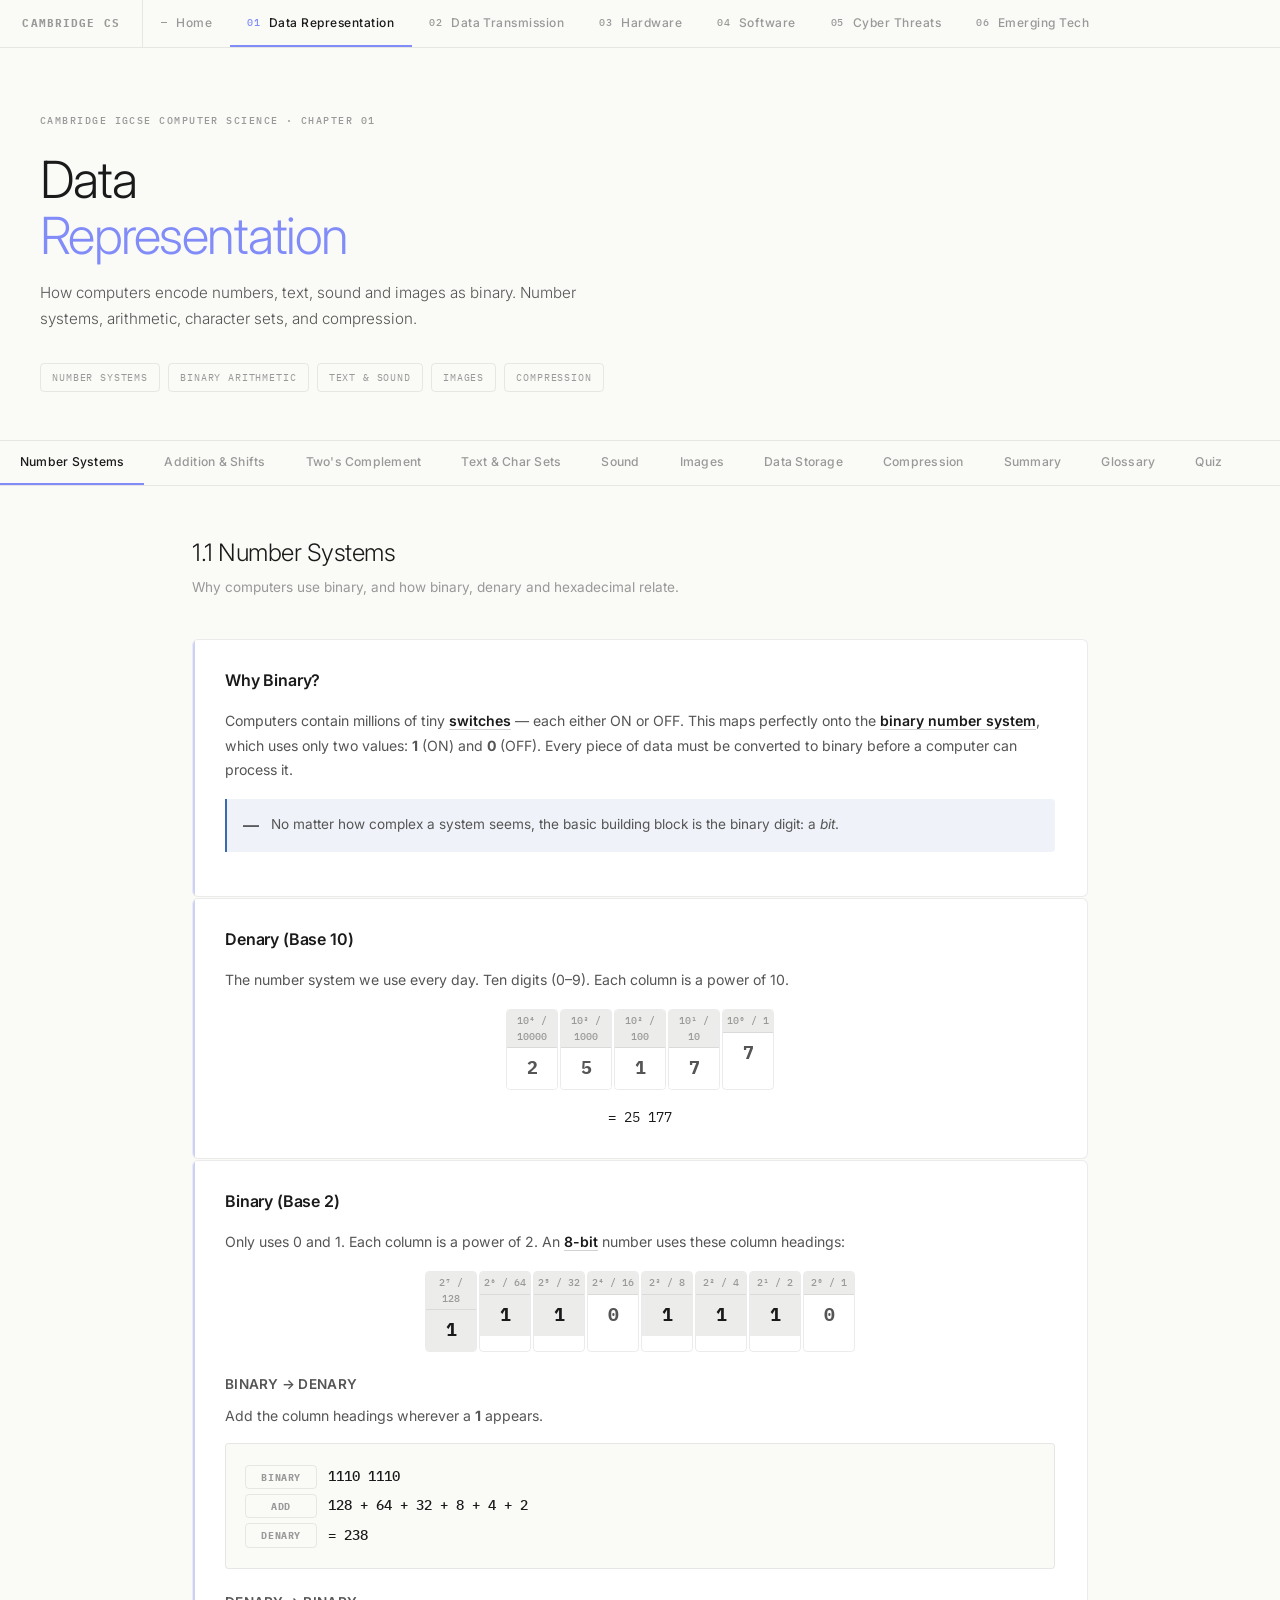
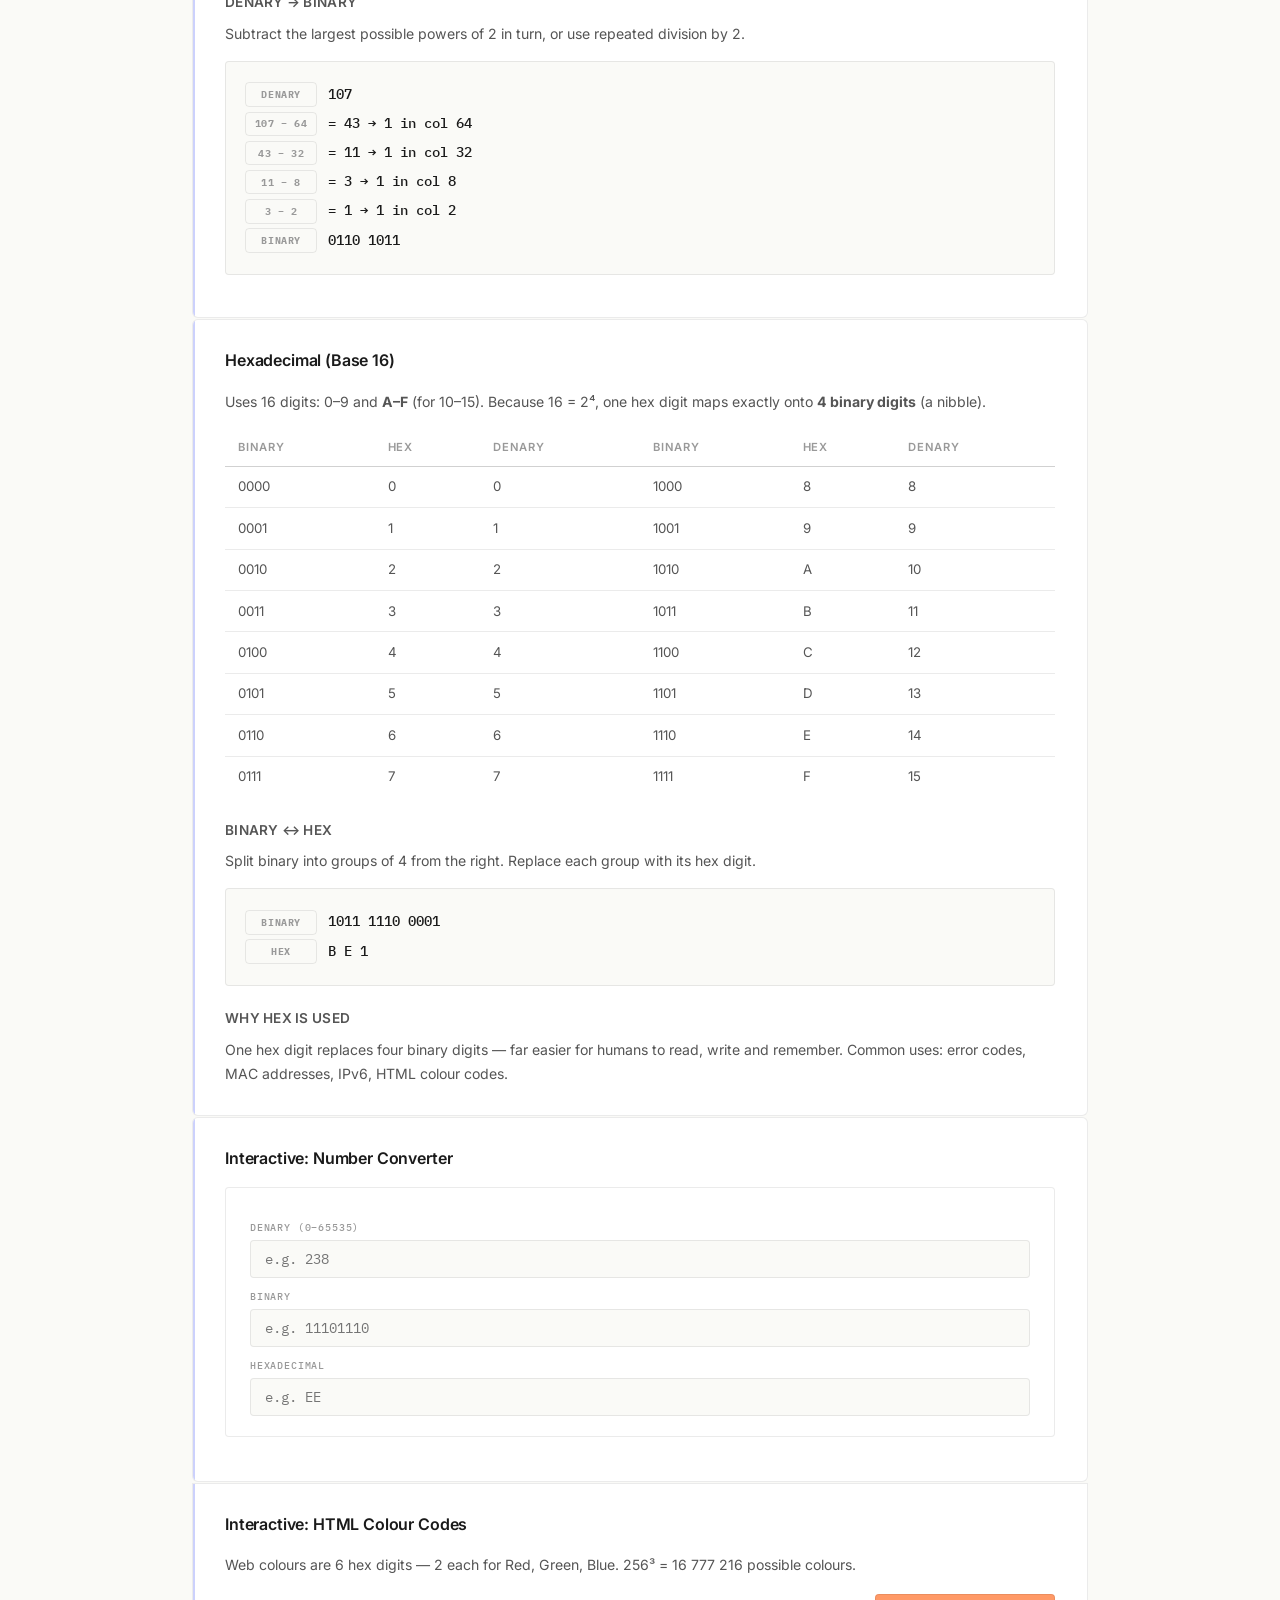
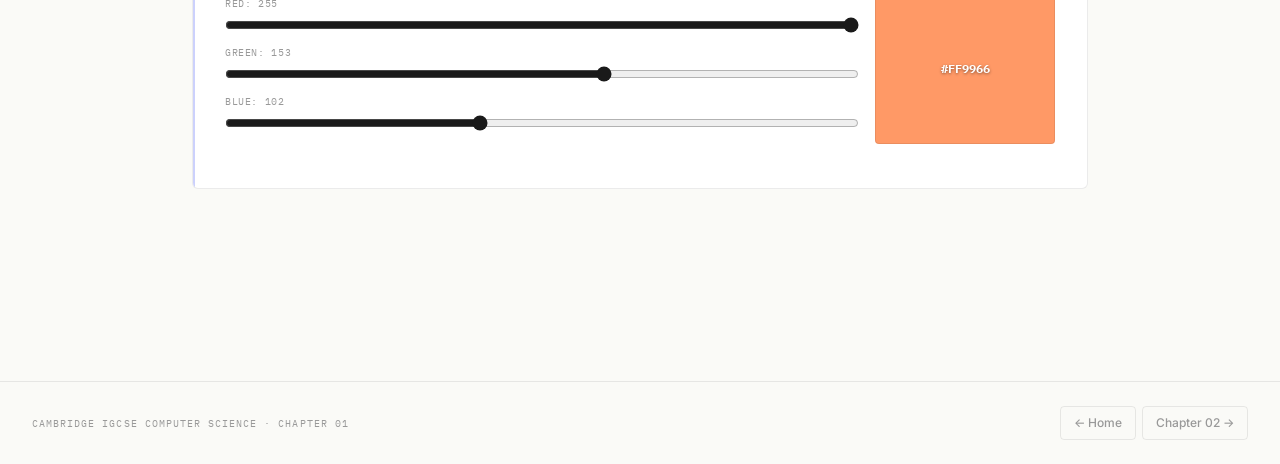
<file: project/chapter1.html>
<!DOCTYPE html>
<html lang="en">
<head>
<meta charset="UTF-8">
<meta name="viewport" content="width=device-width, initial-scale=1.0">
<title>Chapter 1 — Data Representation | Cambridge IGCSE Computer Science</title>
<link rel="stylesheet" href="shared.css">
<style>
  :root { --accent: #818cf8; }
</style>
</head>
<body>

<nav class="site-nav">
  <div class="logo">Cambridge CS</div>
  <a href="index.html"><span class="ch-num">—</span> Home</a>
  <a href="chapter1.html" class="active"><span class="ch-num">01</span> Data Representation</a>
  <a href="chapter2.html"><span class="ch-num">02</span> Data Transmission</a>
  <a href="chapter3.html"><span class="ch-num">03</span> Hardware</a>
  <a href="chapter4.html"><span class="ch-num">04</span> Software</a>
  <a href="chapter5.html"><span class="ch-num">05</span> Cyber Threats</a>
  <a href="chapter6.html"><span class="ch-num">06</span> Emerging Tech</a>
</nav>

<header class="ch-header">
  <span class="chapter-tag">Cambridge IGCSE Computer Science · Chapter 01</span>
  <h1>Data<br><em>Representation</em></h1>
  <p class="subtitle">How computers encode numbers, text, sound and images as binary. Number systems, arithmetic, character sets, and compression.</p>
  <div class="pills">
    <span class="pill">Number Systems</span>
    <span class="pill">Binary Arithmetic</span>
    <span class="pill">Text &amp; Sound</span>
    <span class="pill">Images</span>
    <span class="pill">Compression</span>
  </div>
</header>

<nav class="tab-nav">
  <button class="active" onclick="showTab('numbers',this)">Number Systems</button>
  <button onclick="showTab('addshift',this)">Addition &amp; Shifts</button>
  <button onclick="showTab('twoscomp',this)">Two's Complement</button>
  <button onclick="showTab('text',this)">Text &amp; Char Sets</button>
  <button onclick="showTab('sound',this)">Sound</button>
  <button onclick="showTab('images',this)">Images</button>
  <button onclick="showTab('storage',this)">Data Storage</button>
  <button onclick="showTab('compression',this)">Compression</button>
  <button onclick="showTab('summary',this)">Summary</button>
  <button onclick="showTab('glossary',this)">Glossary</button>
  <button onclick="showTab('quiz',this)" id="quiz-tab">Quiz</button>
</nav>

<!-- NUMBER SYSTEMS -->
<div id="numbers" class="tab-section active">
  <h1 class="section-title">1.1 Number Systems</h1>
  <p class="section-sub">Why computers use binary, and how binary, denary and hexadecimal relate.</p>

  <div class="card">
    <div class="card-accent"></div>
    <h2>Why Binary?</h2>
    <p>Computers contain millions of tiny <span class="kw">switches</span> — each either ON or OFF. This maps perfectly onto the <span class="kw">binary number system</span>, which uses only two values: <strong>1</strong> (ON) and <strong>0</strong> (OFF). Every piece of data must be converted to binary before a computer can process it.</p>
    <div class="callout info"><span class="ico">—</span><p>No matter how complex a system seems, the basic building block is the binary digit: a <em>bit</em>.</p></div>
  </div>

  <div class="card">
    <div class="card-accent"></div>
    <h2>Denary (Base 10)</h2>
    <p>The number system we use every day. Ten digits (0–9). Each column is a power of 10.</p>
    <div class="bits-row">
      <div class="bit-cell"><div class="head">10⁴ / 10000</div><div class="val">2</div></div>
      <div class="bit-cell"><div class="head">10³ / 1000</div><div class="val">5</div></div>
      <div class="bit-cell"><div class="head">10² / 100</div><div class="val">1</div></div>
      <div class="bit-cell"><div class="head">10¹ / 10</div><div class="val">7</div></div>
      <div class="bit-cell"><div class="head">10⁰ / 1</div><div class="val">7</div></div>
    </div>
    <p style="text-align:center;font-family:'IBM Plex Mono',monospace;font-size:.85rem;color:var(--text);">= 25 177</p>
  </div>

  <div class="card">
    <div class="card-accent"></div>
    <h2>Binary (Base 2)</h2>
    <p>Only uses 0 and 1. Each column is a power of 2. An <span class="kw">8-bit</span> number uses these column headings:</p>
    <div class="bits-row">
      <div class="bit-cell on"><div class="head">2⁷ / 128</div><div class="val">1</div></div>
      <div class="bit-cell on"><div class="head">2⁶ / 64</div><div class="val">1</div></div>
      <div class="bit-cell on"><div class="head">2⁵ / 32</div><div class="val">1</div></div>
      <div class="bit-cell"><div class="head">2⁴ / 16</div><div class="val">0</div></div>
      <div class="bit-cell on"><div class="head">2³ / 8</div><div class="val">1</div></div>
      <div class="bit-cell on"><div class="head">2² / 4</div><div class="val">1</div></div>
      <div class="bit-cell on"><div class="head">2¹ / 2</div><div class="val">1</div></div>
      <div class="bit-cell"><div class="head">2⁰ / 1</div><div class="val">0</div></div>
    </div>
    <h3>Binary → Denary</h3>
    <p>Add the column headings wherever a <strong>1</strong> appears.</p>
    <div class="conv-demo">
      <div class="conv-step"><span class="conv-tag">Binary</span><span class="conv-val">1110 1110</span></div>
      <div class="conv-step"><span class="conv-tag">Add</span><span class="conv-val">128 + 64 + 32 + 8 + 4 + 2</span></div>
      <div class="conv-step"><span class="conv-tag">Denary</span><span class="conv-val">= 238</span></div>
    </div>
    <h3>Denary → Binary</h3>
    <p>Subtract the largest possible powers of 2 in turn, or use repeated division by 2.</p>
    <div class="conv-demo">
      <div class="conv-step"><span class="conv-tag">Denary</span><span class="conv-val">107</span></div>
      <div class="conv-step"><span class="conv-tag">107 − 64</span><span class="conv-val">= 43 → 1 in col 64</span></div>
      <div class="conv-step"><span class="conv-tag">43 − 32</span><span class="conv-val">= 11 → 1 in col 32</span></div>
      <div class="conv-step"><span class="conv-tag">11 − 8</span><span class="conv-val">= 3 → 1 in col 8</span></div>
      <div class="conv-step"><span class="conv-tag">3 − 2</span><span class="conv-val">= 1 → 1 in col 2</span></div>
      <div class="conv-step"><span class="conv-tag">Binary</span><span class="conv-val">0110 1011</span></div>
    </div>
  </div>

  <div class="card">
    <div class="card-accent"></div>
    <h2>Hexadecimal (Base 16)</h2>
    <p>Uses 16 digits: 0–9 and <strong>A–F</strong> (for 10–15). Because 16 = 2⁴, one hex digit maps exactly onto <strong>4 binary digits</strong> (a nibble).</p>
    <table class="styled-table">
      <thead><tr><th>Binary</th><th>Hex</th><th>Denary</th><th>Binary</th><th>Hex</th><th>Denary</th></tr></thead>
      <tbody>
        <tr><td>0000</td><td>0</td><td>0</td><td>1000</td><td>8</td><td>8</td></tr>
        <tr><td>0001</td><td>1</td><td>1</td><td>1001</td><td>9</td><td>9</td></tr>
        <tr><td>0010</td><td>2</td><td>2</td><td>1010</td><td>A</td><td>10</td></tr>
        <tr><td>0011</td><td>3</td><td>3</td><td>1011</td><td>B</td><td>11</td></tr>
        <tr><td>0100</td><td>4</td><td>4</td><td>1100</td><td>C</td><td>12</td></tr>
        <tr><td>0101</td><td>5</td><td>5</td><td>1101</td><td>D</td><td>13</td></tr>
        <tr><td>0110</td><td>6</td><td>6</td><td>1110</td><td>E</td><td>14</td></tr>
        <tr><td>0111</td><td>7</td><td>7</td><td>1111</td><td>F</td><td>15</td></tr>
      </tbody>
    </table>
    <h3>Binary ↔ Hex</h3>
    <p>Split binary into groups of 4 from the right. Replace each group with its hex digit.</p>
    <div class="conv-demo">
      <div class="conv-step"><span class="conv-tag">Binary</span><span class="conv-val">1011 1110 0001</span></div>
      <div class="conv-step"><span class="conv-tag">Hex</span><span class="conv-val">B E 1</span></div>
    </div>
    <h3>Why hex is used</h3>
    <p>One hex digit replaces four binary digits — far easier for humans to read, write and remember. Common uses: error codes, MAC addresses, IPv6, HTML colour codes.</p>
  </div>

  <div class="card">
    <div class="card-accent"></div>
    <h2>Interactive: Number Converter</h2>
    <div class="converter">
      <label>Denary (0–65535)</label>
      <input id="conv-dec" type="text" placeholder="e.g. 238" oninput="convFromDec()">
      <label>Binary</label>
      <input id="conv-bin" type="text" placeholder="e.g. 11101110" oninput="convFromBin()">
      <label>Hexadecimal</label>
      <input id="conv-hex" type="text" placeholder="e.g. EE" oninput="convFromHex()">
    </div>
  </div>

  <div class="card">
    <div class="card-accent"></div>
    <h2>Interactive: HTML Colour Codes</h2>
    <p>Web colours are 6 hex digits — 2 each for Red, Green, Blue. 256³ = 16 777 216 possible colours.</p>
    <div class="rgb-demo">
      <div class="rgb-controls">
        <label>Red: <span id="r-val">255</span></label>
        <input id="r-slider" type="range" min="0" max="255" value="255" oninput="updateRGB()">
        <label>Green: <span id="g-val">153</span></label>
        <input id="g-slider" type="range" min="0" max="255" value="153" oninput="updateRGB()">
        <label>Blue: <span id="b-val">102</span></label>
        <input id="b-slider" type="range" min="0" max="255" value="102" oninput="updateRGB()">
      </div>
      <div id="rgb-preview" class="rgb-preview" style="background:#FF9966;"><span id="rgb-hex">#FF9966</span></div>
    </div>
  </div>
</div>

<!-- ADDITION & SHIFTS -->
<div id="addshift" class="tab-section">
  <h1 class="section-title">Binary Addition &amp; Logical Shifts</h1>
  <p class="section-sub">Adding 8-bit numbers, recognising overflow, and shifting bits left or right.</p>

  <div class="card">
    <div class="card-accent"></div>
    <h2>Addition Rules</h2>
    <table class="styled-table">
      <thead><tr><th>Sum</th><th>Result</th><th>Carry</th></tr></thead>
      <tbody>
        <tr><td>0 + 0</td><td>0</td><td>0</td></tr>
        <tr><td>0 + 1</td><td>1</td><td>0</td></tr>
        <tr><td>1 + 1</td><td>0</td><td>1</td></tr>
        <tr><td>1 + 1 + carry</td><td>1</td><td>1</td></tr>
      </tbody>
    </table>
    <h3>Worked Example: 00100111 + 01001010</h3>
    <div class="mono-block">    <span class="zero">00100111</span>   <span class="lbl">( 39)</span>
  + <span class="zero">01001010</span>   <span class="lbl">( 74)</span>
  ─────────
       <span class="hl">111</span>     <span class="lbl">← carries</span>
    <span class="one">01110001</span>   <span class="lbl">= 113 ✓</span></div>
  </div>

  <div class="card">
    <div class="card-accent"></div>
    <h2>Overflow Errors</h2>
    <p>An <span class="kw">overflow error</span> occurs when a result is too large for the register — a 9th bit appears in an 8-bit register.</p>
    <div class="mono-block">    <span class="zero">01101110</span>   <span class="lbl">(110)</span>
  + <span class="one">11011110</span>   <span class="lbl">(222)</span>
  ─────────
   <span class="hl">1</span><span class="zero">01001100</span>   <span class="lbl">← 9 bits → overflow!</span></div>
    <div class="callout danger"><span class="ico">—</span><p>Max value in 8-bit register = 2⁸ − 1 = <strong>255</strong>. 16-bit = 65 535. 32-bit ≈ 4.29 billion.</p></div>
  </div>

  <div class="card">
    <div class="card-accent"></div>
    <h2>Logical Shifts</h2>
    <p>A <span class="kw">logical shift</span> moves all bits left or right. Empty positions fill with <strong>0</strong>.</p>
    <ul>
      <li>Each <strong>left shift</strong> = multiply by 2</li>
      <li>Each <strong>right shift</strong> = divide by 2</li>
    </ul>
    <div class="callout key"><span class="ico">—</span><p><strong>MSB</strong> = most significant bit (leftmost). <strong>LSB</strong> = least significant bit (rightmost). Bits shifted off either end are lost — losing a 1-bit corrupts the result.</p></div>
  </div>

  <div class="card">
    <div class="card-accent"></div>
    <h2>Interactive: Shift Simulator</h2>
    <div class="converter">
      <label>8-bit binary</label>
      <input id="shift-input" type="text" value="00010101" maxlength="8">
      <div style="display:flex;gap:0.5rem;flex-wrap:wrap;margin:0.6rem 0;">
        <button class="btn" onclick="doShift(-1)">← Left</button>
        <button class="btn secondary" onclick="doShift(1)">Right →</button>
        <button class="btn secondary" onclick="resetShift()">Reset</button>
      </div>
      <label>Result</label>
      <div id="shift-result" class="conv-result">00010101 — denary: 21</div>
    </div>
  </div>
</div>

<!-- TWO'S COMPLEMENT -->
<div id="twoscomp" class="tab-section">
  <h1 class="section-title">Two's Complement</h1>
  <p class="section-sub">How computers store negative integers in binary.</p>

  <div class="card">
    <div class="card-accent"></div>
    <h2>The Idea</h2>
    <p><span class="kw">Two's complement</span> represents negative integers by making the MSB <strong>negative</strong>. For 8-bit numbers the 128 column becomes −128.</p>
    <div class="bits-row">
      <div class="bit-cell neg"><div class="head">−128</div><div class="val">?</div></div>
      <div class="bit-cell"><div class="head">64</div><div class="val">?</div></div>
      <div class="bit-cell"><div class="head">32</div><div class="val">?</div></div>
      <div class="bit-cell"><div class="head">16</div><div class="val">?</div></div>
      <div class="bit-cell"><div class="head">8</div><div class="val">?</div></div>
      <div class="bit-cell"><div class="head">4</div><div class="val">?</div></div>
      <div class="bit-cell"><div class="head">2</div><div class="val">?</div></div>
      <div class="bit-cell"><div class="head">1</div><div class="val">?</div></div>
    </div>
    <div class="callout key"><span class="ico">—</span><p>MSB = 0 → positive. MSB = 1 → negative. 8-bit range: <strong>−128 to +127</strong>.</p></div>
  </div>

  <div class="card">
    <div class="card-accent"></div>
    <h2>Reading a Two's Complement Number</h2>
    <h3>Example: 11001111</h3>
    <div class="bits-row">
      <div class="bit-cell neg on"><div class="head">−128</div><div class="val">1</div></div>
      <div class="bit-cell on"><div class="head">64</div><div class="val">1</div></div>
      <div class="bit-cell"><div class="head">32</div><div class="val">0</div></div>
      <div class="bit-cell"><div class="head">16</div><div class="val">0</div></div>
      <div class="bit-cell on"><div class="head">8</div><div class="val">1</div></div>
      <div class="bit-cell on"><div class="head">4</div><div class="val">1</div></div>
      <div class="bit-cell on"><div class="head">2</div><div class="val">1</div></div>
      <div class="bit-cell on"><div class="head">1</div><div class="val">1</div></div>
    </div>
    <p style="font-family:'IBM Plex Mono',monospace;font-size:.85rem;color:var(--text);margin-top:.8rem;">−128 + 64 + 8 + 4 + 2 + 1 = <strong>−49</strong></p>
  </div>

  <div class="card">
    <div class="card-accent"></div>
    <h2>Converting: Flip &amp; Add 1</h2>
    <div class="conv-demo">
      <div class="conv-step"><span class="conv-tag">Step 1</span><span class="conv-val">Write +67 in binary: 01000011</span></div>
      <div class="conv-step"><span class="conv-tag">Step 2</span><span class="conv-val">Invert all bits:  10111100</span></div>
      <div class="conv-step"><span class="conv-tag">Step 3</span><span class="conv-val">Add 1:  10111100 + 1 = 10111101</span></div>
      <div class="conv-step"><span class="conv-tag">Result</span><span class="conv-val">−67 = 10111101 ✓</span></div>
    </div>
    <div class="callout tip"><span class="ico">—</span><p>Exam tip: both methods (direct placement and flip-and-add) are accepted. State which you are using.</p></div>
  </div>
</div>

<!-- TEXT -->
<div id="text" class="tab-section">
  <h1 class="section-title">1.2 Text &amp; Character Sets</h1>
  <p class="section-sub">How computers encode text — ASCII and Unicode.</p>

  <div class="card">
    <div class="card-accent"></div>
    <h2>ASCII</h2>
    <p><span class="kw">ASCII</span> — American Standard Code for Information Interchange (1963). Standard ASCII: 7-bit → 128 characters. Extended: 8-bit → 256 characters.</p>
    <table class="styled-table">
      <thead><tr><th>Character</th><th>Decimal</th><th>Hex</th><th>Binary</th></tr></thead>
      <tbody>
        <tr><td>SPACE</td><td>32</td><td>20</td><td>00100000</td></tr>
        <tr><td>0</td><td>48</td><td>30</td><td>00110000</td></tr>
        <tr><td>A</td><td>65</td><td>41</td><td>01000001</td></tr>
        <tr><td>a</td><td>97</td><td>61</td><td>01100001</td></tr>
        <tr><td>Z</td><td>90</td><td>5A</td><td>01011010</td></tr>
      </tbody>
    </table>
    <div class="callout info"><span class="ico">—</span><p>Compare 'A' (01000001) and 'a' (01100001) — only bit 6 differs. Upper↔lower case conversion flips a single bit.</p></div>
  </div>

  <div class="card">
    <div class="card-accent"></div>
    <h2>Unicode</h2>
    <p>Created 1991 to represent all world languages and symbols. Uses <strong>up to 4 bytes per character</strong>. First 128 codes are identical to ASCII — fully backwards-compatible.</p>
    <div class="compare-grid">
      <div class="compare-col neutral">
        <h4>ASCII</h4>
        <ul><li>1 byte per character</li><li>128 / 256 characters</li><li>English-focused</li><li>Smaller files</li></ul>
      </div>
      <div class="compare-col pro">
        <h4>Unicode</h4>
        <ul><li>Up to 4 bytes</li><li>100,000+ characters</li><li>All world languages + emoji</li><li>Larger files</li></ul>
      </div>
    </div>
  </div>
</div>

<!-- SOUND -->
<div id="sound" class="tab-section">
  <h1 class="section-title">Sound Representation</h1>
  <p class="section-sub">How analogue sound waves are converted to digital binary.</p>

  <div class="card">
    <div class="card-accent"></div>
    <h2>Sampling</h2>
    <p>Sound is <span class="kw">analogue</span> — continuous. An <span class="kw">ADC (Analogue-to-Digital Converter)</span> measures the amplitude at regular intervals and encodes each value as binary.</p>
    <h3>Sampling Rate</h3>
    <p>Samples per second, measured in Hz. CDs use <strong>44 100 Hz</strong> (44.1 kHz).</p>
    <h3>Sampling Resolution (Bit Depth)</h3>
    <p>Bits per sample. CDs use <strong>16 bits</strong> → 65 536 possible amplitude levels.</p>
    <div class="compare-grid">
      <div class="compare-col pro">
        <h4>Higher resolution — benefits</h4>
        <ul><li>Larger dynamic range</li><li>Better quality</li><li>Less distortion</li></ul>
      </div>
      <div class="compare-col con">
        <h4>Higher resolution — costs</h4>
        <ul><li>Larger file size</li><li>Slower transmission</li><li>More processing power</li></ul>
      </div>
    </div>
    <div class="callout tip"><span class="ico">—</span><p>Don't confuse sampling <em>rate</em> (how often you measure) with sampling <em>resolution</em> (how precise each measurement is). Both affect quality and file size.</p></div>
  </div>
</div>

<!-- IMAGES -->
<div id="images" class="tab-section">
  <h1 class="section-title">Image Representation</h1>
  <p class="section-sub">Bitmap images, pixels, colour depth and resolution.</p>

  <div class="card">
    <div class="card-accent"></div>
    <h2>Bitmap Images</h2>
    <p>A <span class="kw">bitmap</span> is a grid of <span class="kw">pixels</span>. Each pixel stores a binary number representing its colour.</p>
    <h3>Colour Depth</h3>
    <table class="styled-table">
      <thead><tr><th>Bits/pixel</th><th>Colours possible</th><th>Notes</th></tr></thead>
      <tbody>
        <tr><td>1</td><td>2</td><td>Black and white</td></tr>
        <tr><td>8</td><td>256</td><td>Indexed colour</td></tr>
        <tr><td>16</td><td>65 536</td><td>High colour</td></tr>
        <tr><td>24</td><td>16 777 216</td><td>True colour</td></tr>
      </tbody>
    </table>
    <h3>File Size</h3>
    <p style="font-family:'IBM Plex Mono',monospace;font-size:.83rem;color:var(--text);">File size (bits) = width × height × colour depth</p>
    <h3>Resolution</h3>
    <p>More pixels → sharper image → larger file. Fewer pixels → pixelated when enlarged → smaller file.</p>
    <div class="callout key"><span class="ico">—</span><p>Key trade-off: a small drop in resolution often goes unnoticed by the viewer but saves significant storage space.</p></div>
  </div>
</div>

<!-- STORAGE -->
<div id="storage" class="tab-section">
  <h1 class="section-title">1.3 Data Storage Measurement</h1>
  <p class="section-sub">Bits, bytes, and IEC binary units.</p>

  <div class="card">
    <div class="card-accent"></div>
    <h2>Units of Storage</h2>
    <ul>
      <li><strong>Bit</strong> — a single 0 or 1</li>
      <li><strong>Nibble</strong> — 4 bits (one hex digit)</li>
      <li><strong>Byte</strong> — 8 bits</li>
    </ul>
    <table class="styled-table" style="margin-top:1rem;">
      <thead><tr><th>Name</th><th>Symbol</th><th>Value</th></tr></thead>
      <tbody>
        <tr><td>kibibyte</td><td>KiB</td><td>2¹⁰ = 1 024 bytes</td></tr>
        <tr><td>mebibyte</td><td>MiB</td><td>2²⁰ = 1 048 576 bytes</td></tr>
        <tr><td>gibibyte</td><td>GiB</td><td>2³⁰ ≈ 1.07 billion bytes</td></tr>
        <tr><td>tebibyte</td><td>TiB</td><td>2⁴⁰ ≈ 1.1 trillion bytes</td></tr>
        <tr><td>pebibyte</td><td>PiB</td><td>2⁵⁰</td></tr>
        <tr><td>exbibyte</td><td>EiB</td><td>2⁶⁰</td></tr>
      </tbody>
    </table>
    <div class="callout warn"><span class="ico">—</span><p>The Cambridge syllabus uses the <strong>IEC binary system</strong> (powers of 2). Do not confuse with SI (where kilo = 1000).</p></div>
  </div>
</div>

<!-- COMPRESSION -->
<div id="compression" class="tab-section">
  <h1 class="section-title">1.4 Compression</h1>
  <p class="section-sub">Reducing file sizes — lossy and lossless methods.</p>

  <div class="card">
    <div class="card-accent"></div>
    <h2>Why Compress?</h2>
    <p>Smaller files transmit faster, use less storage and stream more smoothly. Two types:</p>
    <div class="compare-grid">
      <div class="compare-col con">
        <h4>Lossy</h4>
        <ul><li>Permanently removes data</li><li>Cannot be reversed</li><li>Smaller file</li><li>Quality reduced (often imperceptibly)</li><li>MP3, JPEG, MP4</li></ul>
      </div>
      <div class="compare-col pro">
        <h4>Lossless</h4>
        <ul><li>No data permanently lost</li><li>Original fully recoverable</li><li>Less size reduction</li><li>PNG, ZIP, FLAC</li></ul>
      </div>
    </div>
  </div>

  <div class="card">
    <div class="card-accent"></div>
    <h2>Run-Length Encoding (RLE)</h2>
    <p>A lossless method that replaces consecutive identical values with a count and the value.</p>
    <div class="mono-block">Original:  WWWWWBBBWWWWWWBB
RLE:       5W 3B 6W 2B
Saved:     16 tokens → 8 tokens</div>
    <div class="callout info"><span class="ico">—</span><p>RLE works best on images with large uniform regions (logos, diagrams). It is poor for photographs where adjacent pixels differ constantly.</p></div>
  </div>
</div>

<!-- SUMMARY -->
<div id="summary" class="tab-section">
  <h1 class="section-title">Chapter 1 — Summary</h1>
  <p class="section-sub">All key concepts at a glance.</p>
  <div class="summary-grid">
    <div class="summary-tile"><h4>Binary</h4><p>Base-2. Each column is a power of 2. 8 bits = 1 byte = values 0–255.</p></div>
    <div class="summary-tile"><h4>Hexadecimal</h4><p>Base-16 (0–9, A–F). 1 hex digit = 4 binary digits. Used for error codes, MAC addresses, colours, IPv6.</p></div>
    <div class="summary-tile"><h4>Binary Addition</h4><p>Column by column with carries. Overflow if result exceeds available bits.</p></div>
    <div class="summary-tile"><h4>Logical Shifts</h4><p>Left = ×2. Right = ÷2. Bits lost off either end cause errors.</p></div>
    <div class="summary-tile"><h4>Two's Complement</h4><p>MSB is negative. Range −128 to +127 for 8 bits. Flip-and-add-1 to convert.</p></div>
    <div class="summary-tile"><h4>ASCII / Unicode</h4><p>ASCII: 7-bit, 128 chars. Unicode: up to 4 bytes, all world languages.</p></div>
    <div class="summary-tile"><h4>Sound</h4><p>Sampling rate (Hz) × bit depth determines quality and file size.</p></div>
    <div class="summary-tile"><h4>Images</h4><p>File size = width × height × colour depth. More detail = bigger file.</p></div>
    <div class="summary-tile"><h4>Compression</h4><p>Lossy = permanent data loss. Lossless = fully reversible. RLE is a lossless method.</p></div>
  </div>
</div>

<!-- GLOSSARY -->
<div id="glossary" class="tab-section">
  <h1 class="section-title">Glossary</h1>
  <p class="section-sub">Key terms from Chapter 1.</p>
  <div class="card">
    <div class="glossary-item"><span class="glossary-term">Bit</span><span class="glossary-def">A single binary digit — 0 or 1. The smallest unit of data in a computer.</span></div>
    <div class="glossary-item"><span class="glossary-term">Byte</span><span class="glossary-def">A group of 8 bits. The standard unit for measuring data storage.</span></div>
    <div class="glossary-item"><span class="glossary-term">Nibble</span><span class="glossary-def">4 bits — half a byte, and exactly one hexadecimal digit.</span></div>
    <div class="glossary-item"><span class="glossary-term">Binary</span><span class="glossary-def">Base-2 number system using only digits 0 and 1.</span></div>
    <div class="glossary-item"><span class="glossary-term">Hexadecimal</span><span class="glossary-def">Base-16 number system using digits 0–9 and letters A–F.</span></div>
    <div class="glossary-item"><span class="glossary-term">Overflow</span><span class="glossary-def">An error when a result requires more bits than are available in the register.</span></div>
    <div class="glossary-item"><span class="glossary-term">Two's complement</span><span class="glossary-def">A method for representing negative integers by making the MSB carry a negative value.</span></div>
    <div class="glossary-item"><span class="glossary-term">ASCII</span><span class="glossary-def">American Standard Code for Information Interchange — 7-bit encoding for 128 characters.</span></div>
    <div class="glossary-item"><span class="glossary-term">Unicode</span><span class="glossary-def">Universal character encoding for all world languages — up to 4 bytes per character.</span></div>
    <div class="glossary-item"><span class="glossary-term">Sampling rate</span><span class="glossary-def">Number of sound samples captured per second, measured in Hz.</span></div>
    <div class="glossary-item"><span class="glossary-term">Bit depth</span><span class="glossary-def">Number of bits used per audio sample, determining the range of amplitude values.</span></div>
    <div class="glossary-item"><span class="glossary-term">Pixel</span><span class="glossary-def">The smallest addressable element of a bitmap image, storing a colour value in binary.</span></div>
    <div class="glossary-item"><span class="glossary-term">Colour depth</span><span class="glossary-def">Number of bits per pixel. 24-bit = 16.7 million colours (true colour).</span></div>
    <div class="glossary-item"><span class="glossary-term">Lossy compression</span><span class="glossary-def">Compression that permanently discards data. Cannot be reversed. Used in MP3, JPEG.</span></div>
    <div class="glossary-item"><span class="glossary-term">Lossless compression</span><span class="glossary-def">Compression that allows full restoration of the original. Used in PNG, ZIP.</span></div>
    <div class="glossary-item"><span class="glossary-term">RLE</span><span class="glossary-def">Run-Length Encoding — lossless compression storing consecutive identical values as count + value pairs.</span></div>
  </div>
</div>

<!-- QUIZ -->
<div id="quiz" class="tab-section">
  <h1 class="section-title">Quiz</h1>
  <p class="section-sub">Ten questions on Chapter 1. Answer all before submitting.</p>
  <div id="q-container"></div>
  <div class="quiz-actions">
    <button class="btn" id="submit-btn" onclick="submitQuiz()" disabled>Submit Answers</button>
    <button class="btn secondary" onclick="resetQuiz()">Reset</button>
  </div>
  <div id="quiz-results" class="quiz-results"></div>
</div>

<footer class="chapter-footer">
  <span class="brand">Cambridge IGCSE Computer Science · Chapter 01</span>
  <div class="nav-links">
    <a href="index.html">← Home</a>
    <a href="chapter2.html">Chapter 02 →</a>
  </div>
</footer>

<script>
function showTab(id,btn){
  document.querySelectorAll('.tab-section').forEach(s=>s.classList.remove('active'));
  document.querySelectorAll('.tab-nav button').forEach(b=>b.classList.remove('active'));
  document.getElementById(id).classList.add('active');
  if(btn) btn.classList.add('active');
  window.scrollTo({top:document.querySelector('.tab-nav').offsetTop-48,behavior:'smooth'});
}

let lock=false;
function convFromDec(){if(lock)return;lock=true;const v=parseInt(document.getElementById('conv-dec').value);if(!isNaN(v)&&v>=0&&v<=65535){document.getElementById('conv-bin').value=v.toString(2).padStart(16,'0');document.getElementById('conv-hex').value=v.toString(16).toUpperCase();}lock=false;}
function convFromBin(){if(lock)return;lock=true;const v=parseInt(document.getElementById('conv-bin').value,2);if(!isNaN(v)){document.getElementById('conv-dec').value=v;document.getElementById('conv-hex').value=v.toString(16).toUpperCase();}lock=false;}
function convFromHex(){if(lock)return;lock=true;const v=parseInt(document.getElementById('conv-hex').value,16);if(!isNaN(v)){document.getElementById('conv-dec').value=v;document.getElementById('conv-bin').value=v.toString(2).padStart(16,'0');}lock=false;}

function updateRGB(){
  const r=document.getElementById('r-slider').value,g=document.getElementById('g-slider').value,b=document.getElementById('b-slider').value;
  document.getElementById('r-val').textContent=r;document.getElementById('g-val').textContent=g;document.getElementById('b-val').textContent=b;
  const hex='#'+[r,g,b].map(v=>parseInt(v).toString(16).padStart(2,'0').toUpperCase()).join('');
  document.getElementById('rgb-preview').style.background=hex;document.getElementById('rgb-hex').textContent=hex;
}

function doShift(dir){
  const inp=document.getElementById('shift-input');
  let bits=inp.value.replace(/[^01]/g,'').padStart(8,'0').slice(-8);
  bits=dir===-1?bits.slice(1)+'0':'0'+bits.slice(0,7);
  inp.value=bits;document.getElementById('shift-result').textContent=bits+' — denary: '+parseInt(bits,2);
}
function resetShift(){document.getElementById('shift-input').value='00010101';document.getElementById('shift-result').textContent='00010101 — denary: 21';}

const questions=[
  {q:"What is the denary value of binary 11001010?",opts:["192","202","210","212"],ans:1},
  {q:"What is 107 in hexadecimal?",opts:["6A","6B","7A","AB"],ans:1},
  {q:"The maximum value an 8-bit register can store is:",opts:["128","255","256","512"],ans:1},
  {q:"Which compression type permanently removes data?",opts:["Lossless","Run-Length Encoding","Lossy","Huffman coding"],ans:2},
  {q:"Sampling resolution (bit depth) controls:",opts:["How often samples are taken","The number of possible amplitude levels","The file format","Playback speed"],ans:1},
  {q:"A 24-bit colour image can show how many colours?",opts:["256","65 536","16 777 216","4 294 967 296"],ans:2},
  {q:"What is the two's complement of −5 in 8 bits?",opts:["11111010","11111011","10000101","11111100"],ans:1},
  {q:"A left logical shift by 1 position:",opts:["Divides by 2","Multiplies by 2","Adds 1","Subtracts 1"],ans:1},
  {q:"Standard ASCII uses how many bits per character?",opts:["4","6","7","8"],ans:2},
  {q:"Which IEC unit equals 2³⁰ bytes?",opts:["MiB","GiB","TiB","KiB"],ans:1}
];

let answers=Array(questions.length).fill(null);
function renderQuiz(){
  const c=document.getElementById('q-container');c.innerHTML='';
  questions.forEach((q,i)=>{
    const d=document.createElement('div');d.className='quiz-card';
    d.innerHTML=`<div class="q-num">Q${String(i+1).padStart(2,'0')} / ${questions.length}</div><div class="q-text">${q.q}</div><div class="quiz-options">${q.opts.map((o,j)=>`<button class="quiz-opt${answers[i]===j?' selected':''}" onclick="selAns(${i},${j},this)">${o}</button>`).join('')}</div>`;
    c.appendChild(d);
  });updateBtn();
}
function selAns(qi,oi,el){answers[qi]=oi;el.closest('.quiz-options').querySelectorAll('.quiz-opt').forEach((b,j)=>b.classList.toggle('selected',j===oi));updateBtn();}
function updateBtn(){const n=answers.filter(a=>a!==null).length;const btn=document.getElementById('submit-btn');btn.disabled=n<questions.length;btn.textContent=n<questions.length?`Submit (${n}/${questions.length})`:'Submit Answers';}
function submitQuiz(){
  let score=0;answers.forEach((a,i)=>{if(a===questions[i].ans)score++;});
  const pct=Math.round(score/questions.length*100);const res=document.getElementById('quiz-results');
  let html=`<h3>Score: <span class="score-badge">${score} / ${questions.length} — ${pct}%</span></h3><p style="margin:.5rem 0 1.2rem;font-size:.82rem;color:var(--text-3);">Review below.</p>`;
  questions.forEach((q,i)=>{const ok=answers[i]===q.ans;html+=`<div class="result-item ${ok?'correct-res':'wrong-res'}"><div class="result-item-header">${ok?'✓':'✗'} Q${i+1}. ${q.q}</div>${!ok?`<p class="your-ans">Your answer: ${q.opts[answers[i]]}</p>`:''}<p class="correct-ans">Correct: ${q.opts[q.ans]}</p></div>`;});
  html+=`<button class="btn secondary" style="margin-top:1.2rem;" onclick="resetQuiz()">Try Again</button>`;
  res.innerHTML=html;res.classList.add('show');
}
function resetQuiz(){answers=Array(questions.length).fill(null);document.getElementById('quiz-results').classList.remove('show');renderQuiz();}
renderQuiz();
</script>
</body>
</html>
</file>
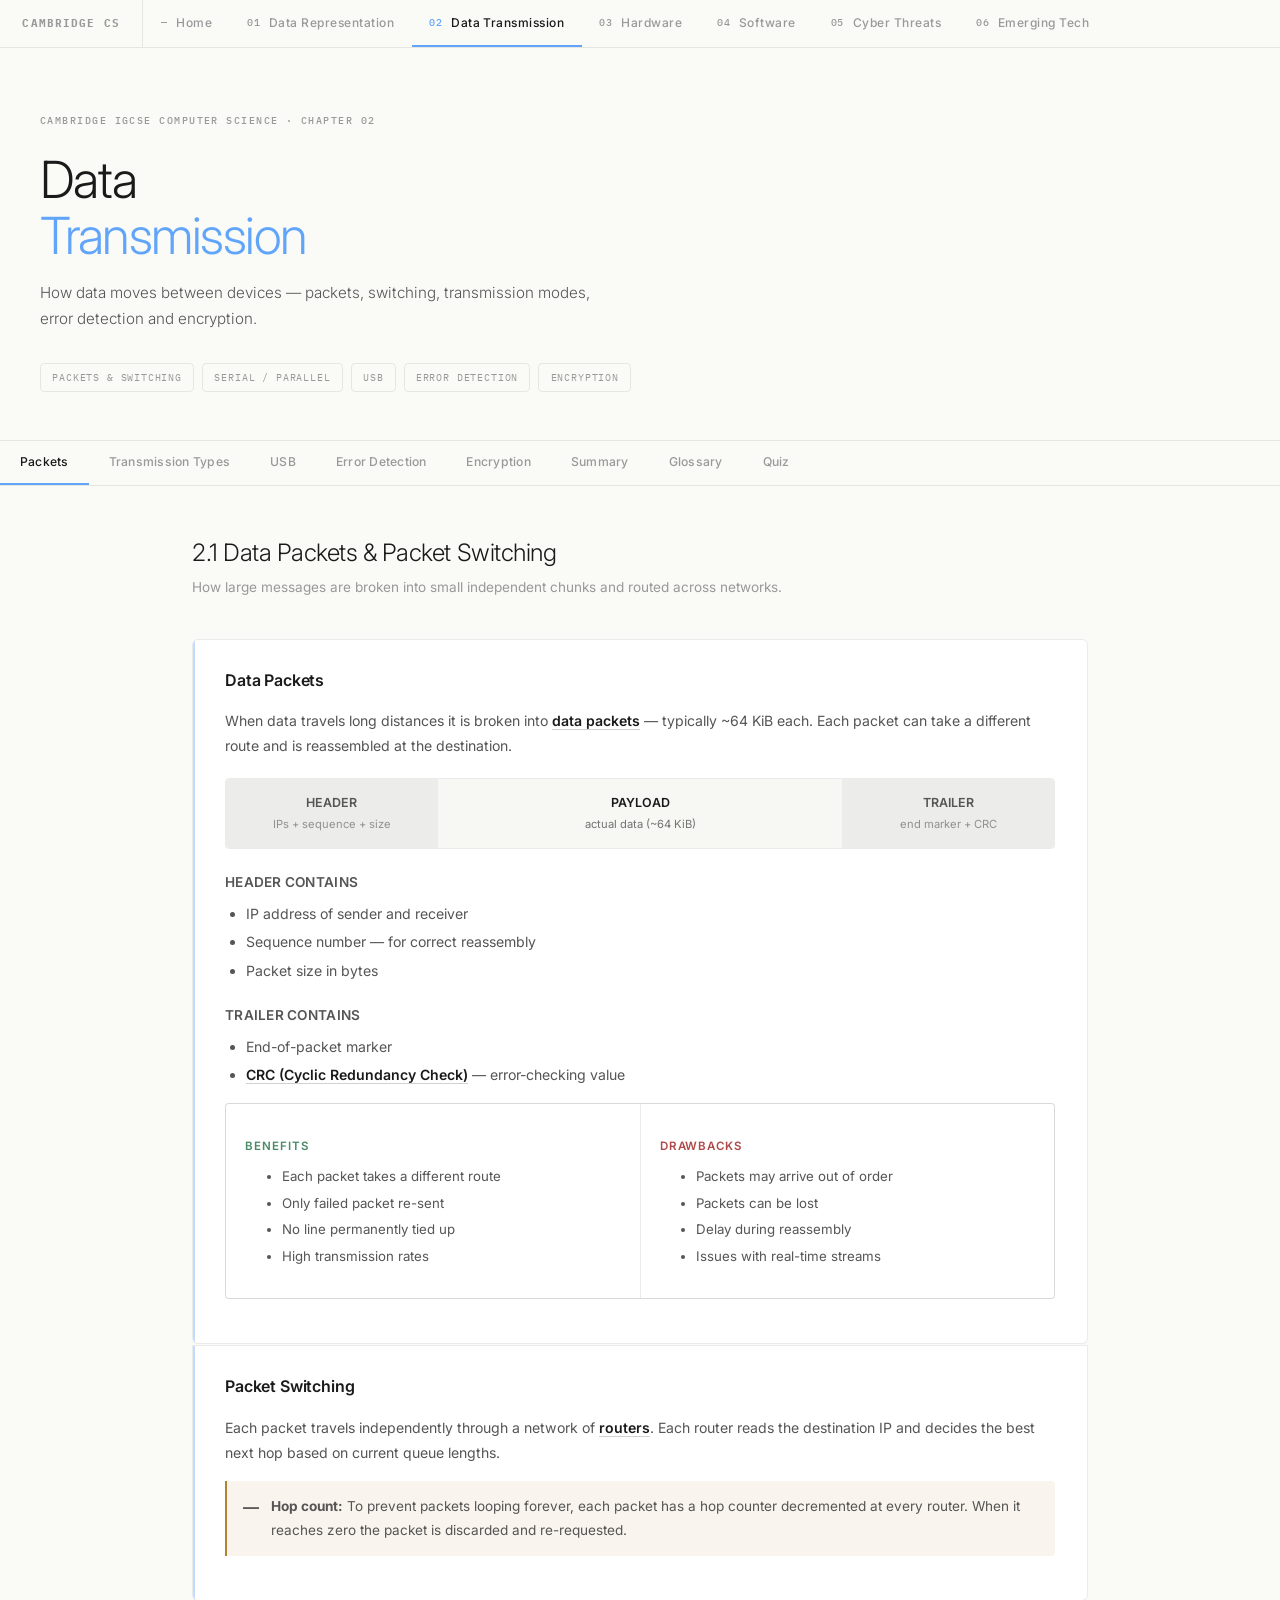
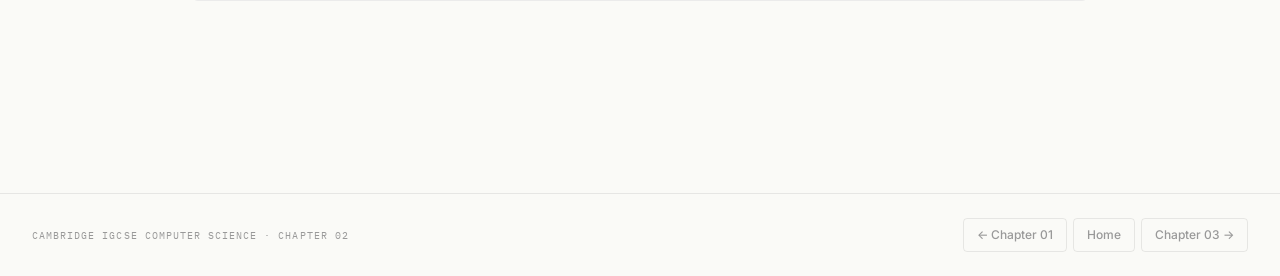
<file: project/chapter2.html>
<!DOCTYPE html>
<html lang="en">
<head>
<meta charset="UTF-8">
<meta name="viewport" content="width=device-width, initial-scale=1.0">
<title>Chapter 2 — Data Transmission | Cambridge IGCSE Computer Science</title>
<link rel="stylesheet" href="shared.css">
<style>
  :root { --accent: #60a5fa; }
  .crypto-flow { display:flex; align-items:center; justify-content:center; gap:.5rem; margin:1rem 0; flex-wrap:wrap; font-family:'IBM Plex Mono',monospace; }
  .crypto-box { background:var(--surface-2); border:1px solid var(--border); padding:.5rem .85rem; border-radius:var(--radius); font-size:.75rem; font-weight:500; color:var(--text-2); }
  .crypto-box.cipher { background:var(--bg-3); color:var(--text); }
  .crypto-box.pub  { border-color:var(--clr-ok); color:#7dcca0; }
  .crypto-box.priv { border-color:var(--clr-danger); color:#cc7d7d; }
  .crypto-arrow { font-size:1rem; color:var(--text-3); }
</style>
</head>
<body>

<nav class="site-nav">
  <div class="logo">Cambridge CS</div>
  <a href="index.html"><span class="ch-num">—</span> Home</a>
  <a href="chapter1.html"><span class="ch-num">01</span> Data Representation</a>
  <a href="chapter2.html" class="active"><span class="ch-num">02</span> Data Transmission</a>
  <a href="chapter3.html"><span class="ch-num">03</span> Hardware</a>
  <a href="chapter4.html"><span class="ch-num">04</span> Software</a>
  <a href="chapter5.html"><span class="ch-num">05</span> Cyber Threats</a>
  <a href="chapter6.html"><span class="ch-num">06</span> Emerging Tech</a>
</nav>

<header class="ch-header">
  <span class="chapter-tag">Cambridge IGCSE Computer Science · Chapter 02</span>
  <h1>Data<br><em>Transmission</em></h1>
  <p class="subtitle">How data moves between devices — packets, switching, transmission modes, error detection and encryption.</p>
  <div class="pills">
    <span class="pill">Packets &amp; Switching</span>
    <span class="pill">Serial / Parallel</span>
    <span class="pill">USB</span>
    <span class="pill">Error Detection</span>
    <span class="pill">Encryption</span>
  </div>
</header>

<nav class="tab-nav">
  <button class="active" onclick="showTab('packets',this)">Packets</button>
  <button onclick="showTab('transmission',this)">Transmission Types</button>
  <button onclick="showTab('usb',this)">USB</button>
  <button onclick="showTab('errors',this)">Error Detection</button>
  <button onclick="showTab('encryption',this)">Encryption</button>
  <button onclick="showTab('summary',this)">Summary</button>
  <button onclick="showTab('glossary',this)">Glossary</button>
  <button onclick="showTab('quiz',this)">Quiz</button>
</nav>

<!-- PACKETS -->
<div id="packets" class="tab-section active">
  <h1 class="section-title">2.1 Data Packets &amp; Packet Switching</h1>
  <p class="section-sub">How large messages are broken into small independent chunks and routed across networks.</p>

  <div class="card">
    <div class="card-accent"></div>
    <h2>Data Packets</h2>
    <p>When data travels long distances it is broken into <span class="kw">data packets</span> — typically ~64 KiB each. Each packet can take a different route and is reassembled at the destination.</p>
    <div class="packet-diagram">
      <div class="pkt-header">HEADER<small>IPs + sequence + size</small></div>
      <div class="pkt-payload">PAYLOAD<small>actual data (~64 KiB)</small></div>
      <div class="pkt-trailer">TRAILER<small>end marker + CRC</small></div>
    </div>
    <h3>Header contains</h3>
    <ul>
      <li>IP address of sender and receiver</li>
      <li>Sequence number — for correct reassembly</li>
      <li>Packet size in bytes</li>
    </ul>
    <h3>Trailer contains</h3>
    <ul>
      <li>End-of-packet marker</li>
      <li><span class="kw">CRC (Cyclic Redundancy Check)</span> — error-checking value</li>
    </ul>
    <div class="compare-grid">
      <div class="compare-col pro">
        <h4>Benefits</h4>
        <ul><li>Each packet takes a different route</li><li>Only failed packet re-sent</li><li>No line permanently tied up</li><li>High transmission rates</li></ul>
      </div>
      <div class="compare-col con">
        <h4>Drawbacks</h4>
        <ul><li>Packets may arrive out of order</li><li>Packets can be lost</li><li>Delay during reassembly</li><li>Issues with real-time streams</li></ul>
      </div>
    </div>
  </div>

  <div class="card">
    <div class="card-accent"></div>
    <h2>Packet Switching</h2>
    <p>Each packet travels independently through a network of <span class="kw">routers</span>. Each router reads the destination IP and decides the best next hop based on current queue lengths.</p>
    <div class="callout warn"><span class="ico">—</span><p><strong>Hop count:</strong> To prevent packets looping forever, each packet has a hop counter decremented at every router. When it reaches zero the packet is discarded and re-requested.</p></div>
  </div>
</div>

<!-- TRANSMISSION TYPES -->
<div id="transmission" class="tab-section">
  <h1 class="section-title">2.1 Transmission Types</h1>
  <p class="section-sub">Direction of data flow and method of sending bits.</p>

  <div class="card">
    <div class="card-accent"></div>
    <h2>Simplex, Half-duplex &amp; Full-duplex</h2>
    <div class="modes">
      <div class="mode"><h5>Simplex</h5><div class="arrows">A → B</div><p>One direction only.</p><small>e.g. computer → printer</small></div>
      <div class="mode"><h5>Half-duplex</h5><div class="arrows">A ⇄ B</div><p>Both directions, not simultaneously.</p><small>e.g. walkie-talkie</small></div>
      <div class="mode"><h5>Full-duplex</h5><div class="arrows">A ⇌ B</div><p>Both directions at once.</p><small>e.g. phone call, broadband</small></div>
    </div>
  </div>

  <div class="card">
    <div class="card-accent"></div>
    <h2>Serial vs Parallel</h2>
    <h3>Serial — one bit at a time, one wire</h3>
    <div class="bits" style="margin:.5rem 0;">
      <div class="bit">1</div><div class="bit">0</div><div class="bit">0</div><div class="bit">1</div>
      <div class="bit">1</div><div class="bit">0</div><div class="bit">1</div><div class="bit">1</div>
    </div>
    <h3>Parallel — multiple bits, multiple wires simultaneously</h3>
    <table class="styled-table" style="margin-top:.8rem;">
      <thead><tr><th>Serial</th><th>Parallel</th></tr></thead>
      <tbody>
        <tr><td>Less interference (fewer wires)</td><td>Faster rate</td></tr>
        <tr><td>Reliable over long distances</td><td>Best over short distances</td></tr>
        <tr><td>No skewing risk</td><td>Risk of <strong>skewing</strong> (bits arrive out of sync)</td></tr>
        <tr><td>Used in USB, telephone lines</td><td>Used inside circuit boards</td></tr>
        <tr><td>Cheaper</td><td>More expensive</td></tr>
      </tbody>
    </table>
    <div class="callout key"><span class="ico">—</span><p><strong>Skewing:</strong> Over long distances, bits on separate wires arrive at slightly different times — out of sync — corrupting the data.</p></div>
  </div>
</div>

<!-- USB -->
<div id="usb" class="tab-section">
  <h1 class="section-title">2.1 USB</h1>
  <p class="section-sub">The universal standard for connecting devices to computers.</p>

  <div class="card">
    <div class="card-accent"></div>
    <h2>Universal Serial Bus</h2>
    <p>USB is a <span class="kw">serial</span> standard supporting half-duplex and full-duplex. A cable has 4 wires: 2 for power (+5V, ground), 2 for data.</p>
    <h3>Plug-in sequence</h3>
    <div class="steps">
      <div class="step"><div class="step-num">1</div><p>Computer detects voltage change on data wires.</p></div>
      <div class="step"><div class="step-num">2</div><p>Device recognised; appropriate <strong>device driver</strong> loaded.</p></div>
      <div class="step"><div class="step-num">3</div><p>If no driver found, user prompted to download one.</p></div>
    </div>
    <div class="compare-grid">
      <div class="compare-col pro">
        <h4>Benefits</h4>
        <ul><li>Auto-detected; driver auto-loaded</li><li>Connector fits one way only</li><li>Industry standard</li><li>1.5 Mbps – 5 Gbps supported</li><li>No external power needed</li><li>Built-in error detection</li><li>Backward compatible</li></ul>
      </div>
      <div class="compare-col con">
        <h4>Drawbacks</h4>
        <ul><li>Max cable length: <strong>5 metres</strong></li><li>Very early USB not supported</li><li>USB V2 capped at 480 Mbps</li></ul>
      </div>
    </div>
    <div class="callout info"><span class="ico">—</span><p><strong>USB-C:</strong> 24-pin symmetrical connector — fits either way. Supports 100 W power, 10 Gbps data, 4K video. Backward compatible via adaptor.</p></div>
  </div>
</div>

<!-- ERROR DETECTION -->
<div id="errors" class="tab-section">
  <h1 class="section-title">2.2 Error Detection</h1>
  <p class="section-sub">Five methods for detecting data corruption during transmission.</p>

  <div class="card">
    <div class="card-accent"></div>
    <h2>Why Error Detection?</h2>
    <p>Data can be corrupted, lost or gained due to electrical interference, skewing, or packet switching problems. Five methods:</p>
    <div class="callout key"><span class="ico">—</span><p>Parity check · Checksum · Echo check · Check digits · ARQ</p></div>
  </div>

  <div class="card">
    <div class="card-accent"></div>
    <h2>Parity Check</h2>
    <p>A <span class="kw">parity bit</span> is set to make the total count of 1-bits in a byte either <strong>even</strong> (even parity) or <strong>odd</strong> (odd parity). The receiver recounts and checks for a mismatch.</p>
    <h3>Even parity — 1101100 → parity bit = 0</h3>
    <div class="bits"><div class="bit parity">0</div><div class="bit">1</div><div class="bit">1</div><div class="bit">0</div><div class="bit">1</div><div class="bit">1</div><div class="bit">0</div><div class="bit">0</div></div>
    <h3>Odd parity — same data → parity bit = 1</h3>
    <div class="bits"><div class="bit parity">1</div><div class="bit">1</div><div class="bit">1</div><div class="bit">0</div><div class="bit">1</div><div class="bit">1</div><div class="bit">0</div><div class="bit">0</div></div>
    <div class="callout danger"><span class="ico">—</span><p>Limitation: if <strong>two bits flip</strong>, parity may still appear correct. Parity cannot detect even-numbered errors and cannot identify which bit is wrong.</p></div>
    <div class="callout info"><span class="ico">—</span><p><strong>Parity blocks</strong> add a parity byte at the end of a block. Checking both horizontally (per byte) and vertically (per column) pinpoints the exact corrupted bit.</p></div>
  </div>

  <div class="card">
    <div class="card-accent"></div>
    <h2>Checksum</h2>
    <div class="steps">
      <div class="step"><div class="step-num">1</div><p>Sender calculates a checksum from the data block using an agreed algorithm.</p></div>
      <div class="step"><div class="step-num">2</div><p>Checksum is sent <em>with</em> the data.</p></div>
      <div class="step"><div class="step-num">3</div><p>Receiver recalculates the checksum from received data.</p></div>
      <div class="step"><div class="step-num">4</div><p>If checksums match → no error. If different → re-send.</p></div>
    </div>
  </div>

  <div class="card">
    <div class="card-accent"></div>
    <h2>Echo Check</h2>
    <div class="steps">
      <div class="step"><div class="step-num">1</div><p>Sender transmits data to receiver.</p></div>
      <div class="step"><div class="step-num">2</div><p>Receiver sends the data straight back.</p></div>
      <div class="step"><div class="step-num">3</div><p>Sender compares. Mismatch → error → re-send.</p></div>
    </div>
    <div class="callout warn"><span class="ico">—</span><p>Flaw: if copies don't match you can't tell whether the error occurred on the way out or back. The simplest but least reliable method.</p></div>
  </div>

  <div class="card">
    <div class="card-accent"></div>
    <h2>Check Digits</h2>
    <p>The <span class="kw">check digit</span> is the final digit of a code, calculated from all others. Used on barcodes, ISBNs and VINs to catch data entry errors.</p>
    <p>Catches: incorrect digits, transposition (5037 ↔ 5307), omitted/extra digits.</p>
    <h3>ISBN-13</h3>
    <p>Sum of odd-position digits + (sum of even-position digits × 3). Divide by 10. If remainder = 0, check digit = 0; otherwise <strong>10 − remainder</strong>.</p>
    <h3>Modulo-11</h3>
    <p>Assign weightings (8,7,6,5,4,3,2), multiply, sum, divide by 11. Check digit = 11 − remainder. (Remainder 10 → 'X')</p>
    <div class="callout tip"><span class="ico">—</span><p>The algorithm will be given in the exam. You need to understand how to <em>apply</em> it to calculate or verify a check digit.</p></div>
  </div>

  <div class="card">
    <div class="card-accent"></div>
    <h2>ARQ — Automatic Repeat Request</h2>
    <div class="steps">
      <div class="step"><div class="step-num">1</div><p>Receiver checks data using an error-detection code (CRC).</p></div>
      <div class="step"><div class="step-num">2</div><p>No error → <strong>positive acknowledgement</strong> sent.</p></div>
      <div class="step"><div class="step-num">3</div><p>Error detected → <strong>negative acknowledgement</strong>; re-transmission requested.</p></div>
      <div class="step"><div class="step-num">4</div><p>Sender waits for a <strong>timeout</strong> period. No acknowledgement → auto re-send.</p></div>
      <div class="step"><div class="step-num">5</div><p>Repeats until positive acknowledgement or maximum retries reached.</p></div>
    </div>
  </div>
</div>

<!-- ENCRYPTION -->
<div id="encryption" class="tab-section">
  <h1 class="section-title">2.3 Encryption</h1>
  <p class="section-sub">Symmetric and asymmetric encryption — protecting data in transit.</p>

  <div class="card">
    <div class="card-accent"></div>
    <h2>Purpose of Encryption</h2>
    <p><span class="kw">Encryption</span> converts data into an unreadable form. It does <strong>not prevent</strong> interception — it prevents eavesdroppers from making sense of what they capture.</p>
    <div class="crypto-flow">
      <div class="crypto-box">PLAINTEXT</div>
      <div class="crypto-arrow">→</div>
      <div class="crypto-box">Encryption + key</div>
      <div class="crypto-arrow">→</div>
      <div class="crypto-box cipher">CIPHERTEXT</div>
    </div>
  </div>

  <div class="card">
    <div class="card-accent"></div>
    <h2>Symmetric Encryption</h2>
    <p>One key encrypts and decrypts. Fast. Modern systems use 256-bit keys — 2²⁵⁶ ≈ 10⁷⁷ combinations.</p>
    <div class="callout danger"><span class="ico">—</span><p><strong>Key distribution problem:</strong> the shared key must travel to the receiver and could be intercepted in transit.</p></div>
  </div>

  <div class="card">
    <div class="card-accent"></div>
    <h2>Asymmetric Encryption</h2>
    <p>Uses two mathematically linked keys: a <span class="kw">public key</span> (shared openly) and a <span class="kw">private key</span> (kept secret). You cannot derive one from the other.</p>
    <h3>Example: Tom → Jane</h3>
    <div class="steps">
      <div class="step"><div class="step-num">1</div><p>Jane generates a key pair on her computer.</p></div>
      <div class="step"><div class="step-num">2</div><p>Jane shares her <strong>public key</strong> with Tom. Safe to intercept — it can only encrypt.</p></div>
      <div class="step"><div class="step-num">3</div><p>Tom encrypts using <strong>Jane's public key</strong> and sends ciphertext.</p></div>
      <div class="step"><div class="step-num">4</div><p>Jane decrypts with her <strong>private key</strong>. Only it can unlock messages encrypted with her public key.</p></div>
    </div>
    <div class="crypto-flow">
      <div class="crypto-box">Plaintext</div>
      <div class="crypto-arrow">→</div>
      <div class="crypto-box pub">Jane's PUBLIC key</div>
      <div class="crypto-arrow">→</div>
      <div class="crypto-box cipher">Ciphertext</div>
      <div class="crypto-arrow">→</div>
      <div class="crypto-box priv">Jane's PRIVATE key</div>
      <div class="crypto-arrow">→</div>
      <div class="crypto-box">Plaintext</div>
    </div>
    <div class="callout ok"><span class="ico">—</span><p>The private key never travels. Even if the public key is intercepted, it cannot decrypt — only encrypt.</p></div>
  </div>

  <div class="card">
    <div class="card-accent"></div>
    <h2>Symmetric vs Asymmetric</h2>
    <table class="styled-table">
      <thead><tr><th>Feature</th><th>Symmetric</th><th>Asymmetric</th></tr></thead>
      <tbody>
        <tr><td>Keys</td><td>1 shared key</td><td>Public + private pair</td></tr>
        <tr><td>Same key for encrypt &amp; decrypt?</td><td>Yes</td><td>No</td></tr>
        <tr><td>Speed</td><td>Faster</td><td>Slower (complex maths)</td></tr>
        <tr><td>Main weakness</td><td>Key distribution</td><td>Computationally heavy</td></tr>
        <tr><td>Main strength</td><td>Simple and fast</td><td>Private key never travels</td></tr>
      </tbody>
    </table>
  </div>
</div>

<!-- SUMMARY -->
<div id="summary" class="tab-section">
  <h1 class="section-title">Chapter 2 — Summary</h1>
  <p class="section-sub">Key concepts at a glance.</p>
  <div class="summary-grid">
    <div class="summary-tile"><h4>Data packets</h4><p>Header (IPs + sequence) · Payload (~64 KiB) · Trailer (end marker + CRC)</p></div>
    <div class="summary-tile"><h4>Packet switching</h4><p>Routers choose paths; packets arrive out of order and are reassembled.</p></div>
    <div class="summary-tile"><h4>Direction modes</h4><p>Simplex (one way) · Half-duplex (alternating) · Full-duplex (simultaneous)</p></div>
    <div class="summary-tile"><h4>Serial vs Parallel</h4><p>Serial: 1 bit, 1 wire, long distance. Parallel: multi-bit, short distance, skewing risk.</p></div>
    <div class="summary-tile"><h4>USB</h4><p>Serial · Half/full-duplex · 5 m max · Auto-detect · Backward compatible</p></div>
    <div class="summary-tile"><h4>Parity check</h4><p>Counts 1-bits. Misses 2-bit errors. Parity blocks pinpoint exact bit.</p></div>
    <div class="summary-tile"><h4>Checksum</h4><p>Calculated value sent with data. Receiver recalculates. Mismatch = error.</p></div>
    <div class="summary-tile"><h4>Echo check</h4><p>Receiver returns data. Sender compares. Cannot tell where error occurred.</p></div>
    <div class="summary-tile"><h4>Check digits</h4><p>Final digit derived from others. Catches ISBN, barcode scanning errors.</p></div>
    <div class="summary-tile"><h4>ARQ</h4><p>Ack + timeout + re-send. Used in mobile networks.</p></div>
    <div class="summary-tile"><h4>Symmetric encryption</h4><p>One key. Fast. Key distribution is the weakness.</p></div>
    <div class="summary-tile"><h4>Asymmetric encryption</h4><p>Public key encrypts. Private key decrypts. Private key never travels.</p></div>
  </div>
</div>

<!-- GLOSSARY -->
<div id="glossary" class="tab-section">
  <h1 class="section-title">Glossary</h1>
  <p class="section-sub">Key terms from Chapter 2.</p>
  <div class="card">
    <div class="glossary-item"><span class="glossary-term">Data packet</span><span class="glossary-def">A small unit of data transmitted over a network, containing a header, payload and trailer. Packets can take different routes to the destination.</span></div>
    <div class="glossary-item"><span class="glossary-term">CRC</span><span class="glossary-def">Cyclic Redundancy Check — an error-checking value stored in a packet's trailer, derived from the payload bits.</span></div>
    <div class="glossary-item"><span class="glossary-term">Router</span><span class="glossary-def">A network device that receives packets and decides the best next hop based on the destination IP address.</span></div>
    <div class="glossary-item"><span class="glossary-term">Simplex</span><span class="glossary-def">Transmission in one direction only.</span></div>
    <div class="glossary-item"><span class="glossary-term">Half-duplex</span><span class="glossary-def">Transmission in both directions, but not at the same time.</span></div>
    <div class="glossary-item"><span class="glossary-term">Full-duplex</span><span class="glossary-def">Transmission in both directions simultaneously.</span></div>
    <div class="glossary-item"><span class="glossary-term">Skewing</span><span class="glossary-def">In parallel transmission, bits on separate wires arriving at slightly different times, causing data corruption.</span></div>
    <div class="glossary-item"><span class="glossary-term">Parity bit</span><span class="glossary-def">An extra bit added to a byte to make the count of 1-bits even or odd, enabling simple error detection.</span></div>
    <div class="glossary-item"><span class="glossary-term">Checksum</span><span class="glossary-def">A calculated value sent with a data block. Recalculated at the destination to verify integrity.</span></div>
    <div class="glossary-item"><span class="glossary-term">ARQ</span><span class="glossary-def">Automatic Repeat Request — error control using acknowledgements and timeouts to trigger re-transmission.</span></div>
    <div class="glossary-item"><span class="glossary-term">Plaintext</span><span class="glossary-def">The original readable message before encryption.</span></div>
    <div class="glossary-item"><span class="glossary-term">Ciphertext</span><span class="glossary-def">The scrambled, unreadable output after encryption.</span></div>
    <div class="glossary-item"><span class="glossary-term">Symmetric encryption</span><span class="glossary-def">Encryption using one key for both encrypting and decrypting.</span></div>
    <div class="glossary-item"><span class="glossary-term">Asymmetric encryption</span><span class="glossary-def">Encryption using a matched public/private key pair. Public key encrypts; private key decrypts.</span></div>
  </div>
</div>

<!-- QUIZ -->
<div id="quiz" class="tab-section">
  <h1 class="section-title">Quiz</h1>
  <p class="section-sub">Eight questions on Chapter 2.</p>
  <div id="q-container"></div>
  <div class="quiz-actions">
    <button class="btn" id="submit-btn" onclick="submitQuiz()" disabled>Submit Answers</button>
    <button class="btn secondary" onclick="resetQuiz()">Reset</button>
  </div>
  <div id="quiz-results" class="quiz-results"></div>
</div>

<footer class="chapter-footer">
  <span class="brand">Cambridge IGCSE Computer Science · Chapter 02</span>
  <div class="nav-links">
    <a href="chapter1.html">← Chapter 01</a>
    <a href="index.html">Home</a>
    <a href="chapter3.html">Chapter 03 →</a>
  </div>
</footer>

<script>
function showTab(id,btn){document.querySelectorAll('.tab-section').forEach(s=>s.classList.remove('active'));document.querySelectorAll('.tab-nav button').forEach(b=>b.classList.remove('active'));document.getElementById(id).classList.add('active');if(btn)btn.classList.add('active');window.scrollTo({top:document.querySelector('.tab-nav').offsetTop-48,behavior:'smooth'});}
const questions=[
  {q:"What three parts make up a data packet?",opts:["Header, body, footer","Header, payload, trailer","IP, data, checksum","Sender, message, receiver"],ans:1},
  {q:"Which mode allows data flow in BOTH directions but NOT simultaneously?",opts:["Simplex","Half-duplex","Full-duplex","Parallel"],ans:1},
  {q:"Why can parallel transmission cause errors over long distances?",opts:["Voltage drops","Bits arrive out of sync (skewing)","Wires overheat","Bits collide"],ans:1},
  {q:"Maximum USB cable length without a hub:",opts:["1 m","3 m","5 m","10 m"],ans:2},
  {q:"Which error-detection method may miss an error if two bits flip?",opts:["Parity check","Checksum","CRC","ARQ"],ans:0},
  {q:"ARQ uses acknowledgements together with a:",opts:["Parity bit","Check digit","Timeout","Public key"],ans:2},
  {q:"In asymmetric encryption, which key decrypts a message sent to you?",opts:["Sender's public key","Your public key","Your private key","Sender's private key"],ans:2},
  {q:"The original readable message before encryption is called:",opts:["Ciphertext","Plaintext","Cleartext","Hashtext"],ans:1}
];
let answers=Array(questions.length).fill(null);
function renderQuiz(){const c=document.getElementById('q-container');c.innerHTML='';questions.forEach((q,i)=>{const d=document.createElement('div');d.className='quiz-card';d.innerHTML=`<div class="q-num">Q${String(i+1).padStart(2,'0')} / ${questions.length}</div><div class="q-text">${q.q}</div><div class="quiz-options">${q.opts.map((o,j)=>`<button class="quiz-opt${answers[i]===j?' selected':''}" onclick="selAns(${i},${j},this)">${o}</button>`).join('')}</div>`;c.appendChild(d);});updateBtn();}
function selAns(qi,oi,el){answers[qi]=oi;el.closest('.quiz-options').querySelectorAll('.quiz-opt').forEach((b,j)=>b.classList.toggle('selected',j===oi));updateBtn();}
function updateBtn(){const n=answers.filter(a=>a!==null).length;const btn=document.getElementById('submit-btn');btn.disabled=n<questions.length;btn.textContent=n<questions.length?`Submit (${n}/${questions.length})`:'Submit Answers';}
function submitQuiz(){let score=0;answers.forEach((a,i)=>{if(a===questions[i].ans)score++;});const pct=Math.round(score/questions.length*100);const res=document.getElementById('quiz-results');let html=`<h3>Score: <span class="score-badge">${score} / ${questions.length} — ${pct}%</span></h3><p style="margin:.5rem 0 1.2rem;font-size:.82rem;color:var(--text-3);">Review below.</p>`;questions.forEach((q,i)=>{const ok=answers[i]===q.ans;html+=`<div class="result-item ${ok?'correct-res':'wrong-res'}"><div class="result-item-header">${ok?'✓':'✗'} Q${i+1}. ${q.q}</div>${!ok?`<p class="your-ans">Your answer: ${q.opts[answers[i]]}</p>`:''}<p class="correct-ans">Correct: ${q.opts[q.ans]}</p></div>`;});html+=`<button class="btn secondary" style="margin-top:1.2rem;" onclick="resetQuiz()">Try Again</button>`;res.innerHTML=html;res.classList.add('show');}
function resetQuiz(){answers=Array(questions.length).fill(null);document.getElementById('quiz-results').classList.remove('show');renderQuiz();}
renderQuiz();
</script>
</body>
</html>
</file>
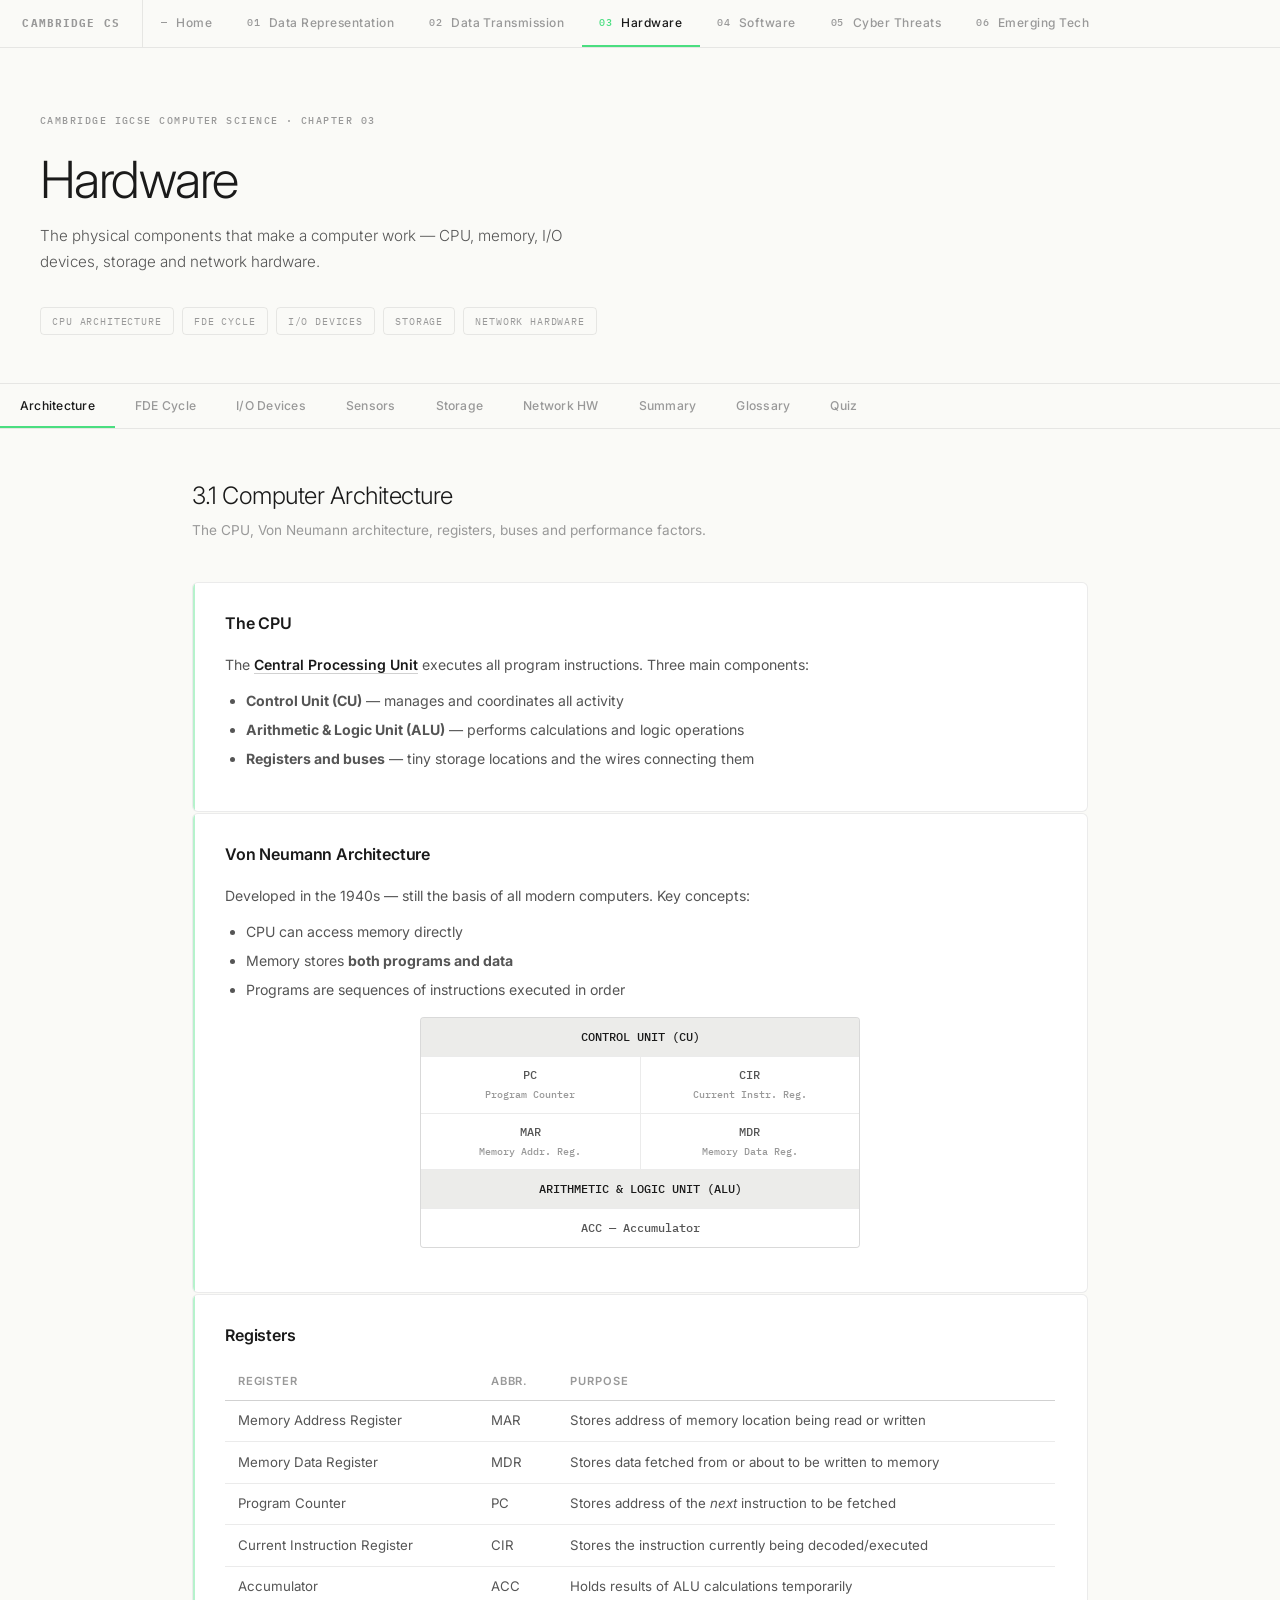
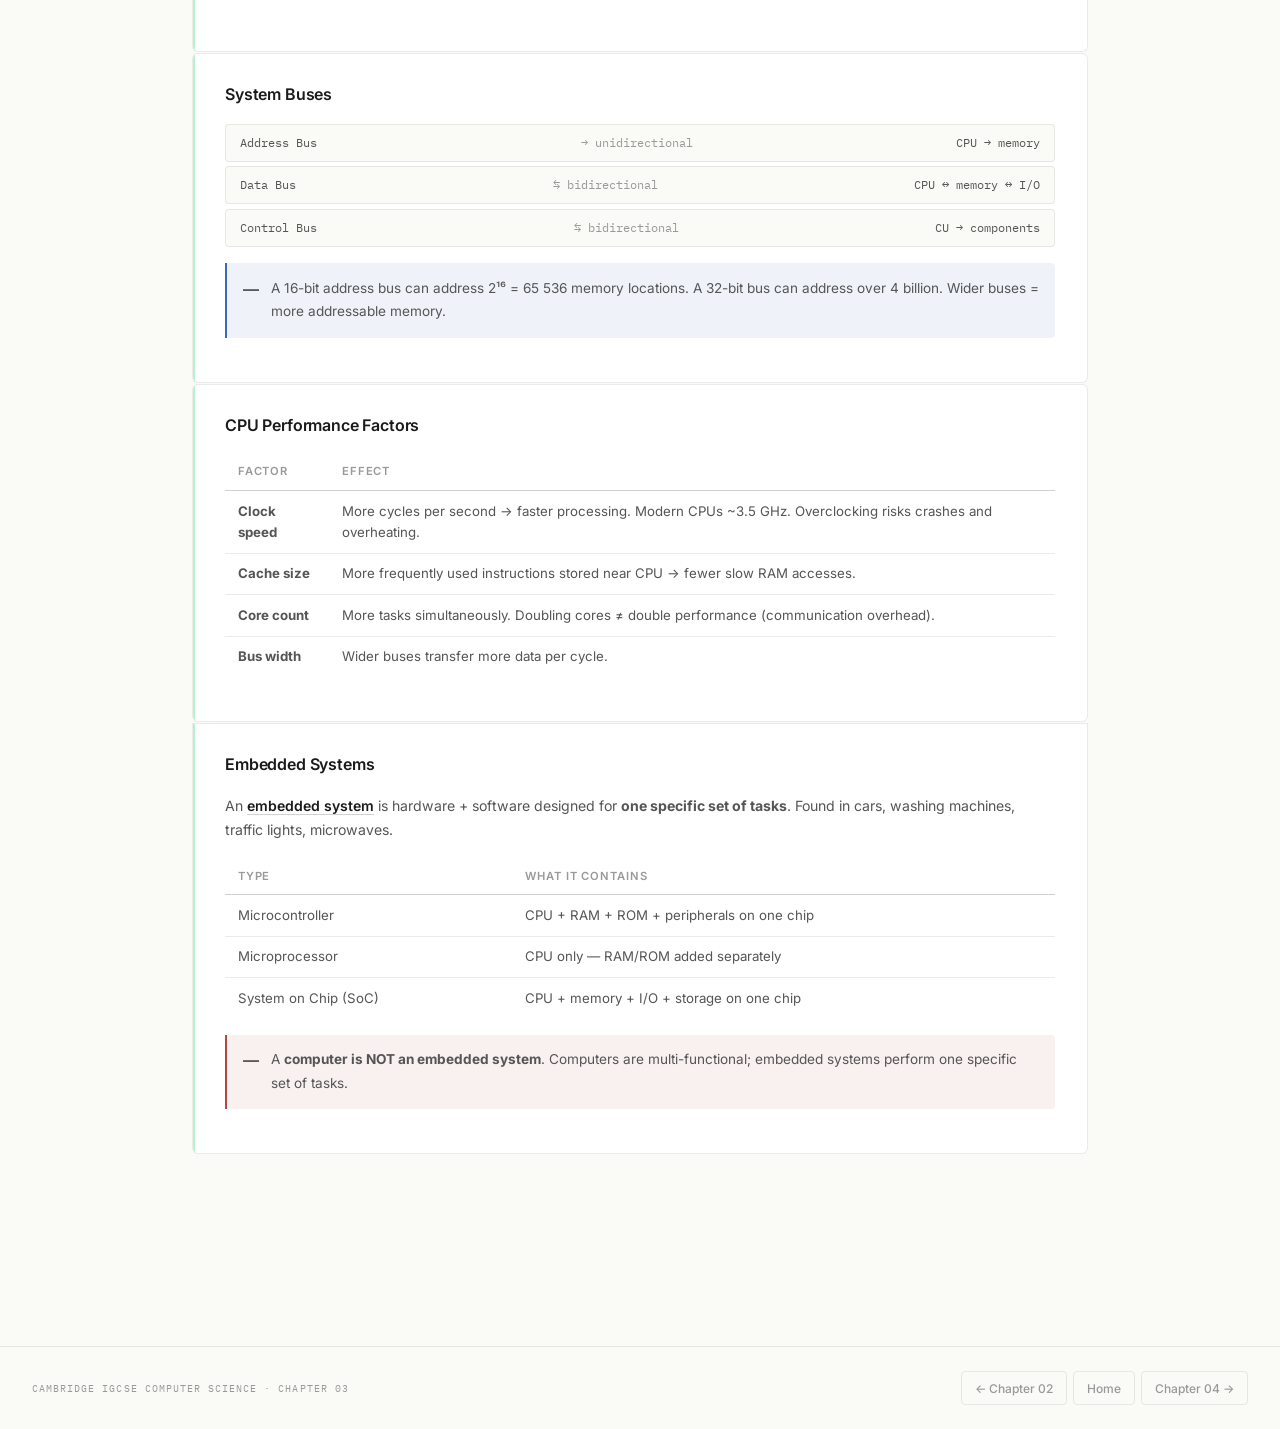
<file: project/chapter3.html>
<!doctype html>
<html lang="en">
  <head>
    <meta charset="UTF-8" />
    <meta name="viewport" content="width=device-width, initial-scale=1.0" />
    <title>Chapter 3 — Hardware | Cambridge IGCSE Computer Science</title>
    <link rel="stylesheet" href="shared.css" />
    <style>
      :root {
        --accent: #4ade80;
      }
      .fde-step {
        border-left: 2px solid var(--border-2);
        padding: 0.65rem 1rem;
        margin: 0.3rem 0;
        font-size: 0.85rem;
        color: var(--text-2);
      }
      .fde-step strong {
        color: var(--text);
        display: block;
        margin-bottom: 0.1rem;
        font-size: 0.8rem;
        text-transform: uppercase;
        letter-spacing: 0.04em;
      }
      .bus-row {
        display: flex;
        align-items: center;
        justify-content: space-between;
        background: var(--bg);
        border: 1px solid var(--border);
        border-radius: var(--radius);
        padding: 0.5rem 0.9rem;
        margin: 0.3rem 0;
        font-family: "IBM Plex Mono", monospace;
        font-size: 0.78rem;
        color: var(--text-2);
      }
      .bus-arrow {
        color: var(--text-3);
      }
    </style>
  </head>
  <body>
    <nav class="site-nav">
      <div class="logo">Cambridge CS</div>
      <a href="index.html"><span class="ch-num">—</span> Home</a>
      <a href="chapter1.html"
        ><span class="ch-num">01</span> Data Representation</a
      >
      <a href="chapter2.html"
        ><span class="ch-num">02</span> Data Transmission</a
      >
      <a href="chapter3.html" class="active"
        ><span class="ch-num">03</span> Hardware</a
      >
      <a href="chapter4.html"><span class="ch-num">04</span> Software</a>
      <a href="chapter5.html"><span class="ch-num">05</span> Cyber Threats</a>
      <a href="chapter6.html"><span class="ch-num">06</span> Emerging Tech</a>
    </nav>

    <header class="ch-header">
      <span class="chapter-tag"
        >Cambridge IGCSE Computer Science · Chapter 03</span
      >
      <h1>Hardware</h1>
      <p class="subtitle">
        The physical components that make a computer work — CPU, memory, I/O
        devices, storage and network hardware.
      </p>
      <div class="pills">
        <span class="pill">CPU Architecture</span>
        <span class="pill">FDE Cycle</span>
        <span class="pill">I/O Devices</span>
        <span class="pill">Storage</span>
        <span class="pill">Network Hardware</span>
      </div>
    </header>

    <nav class="tab-nav">
      <button class="active" onclick="showTab('arch', this)">
        Architecture
      </button>
      <button onclick="showTab('fde', this)">FDE Cycle</button>
      <button onclick="showTab('io', this)">I/O Devices</button>
      <button onclick="showTab('sensors', this)">Sensors</button>
      <button onclick="showTab('storage', this)">Storage</button>
      <button onclick="showTab('network', this)">Network HW</button>
      <button onclick="showTab('summary', this)">Summary</button>
      <button onclick="showTab('glossary', this)">Glossary</button>
      <button onclick="showTab('quiz', this)">Quiz</button>
    </nav>

    <!-- ARCHITECTURE -->
    <div id="arch" class="tab-section active">
      <h1 class="section-title">3.1 Computer Architecture</h1>
      <p class="section-sub">
        The CPU, Von Neumann architecture, registers, buses and performance
        factors.
      </p>

      <div class="card">
        <div class="card-accent"></div>
        <h2>The CPU</h2>
        <p>
          The <span class="kw">Central Processing Unit</span> executes all
          program instructions. Three main components:
        </p>
        <ul>
          <li>
            <strong>Control Unit (CU)</strong> — manages and coordinates all
            activity
          </li>
          <li>
            <strong>Arithmetic &amp; Logic Unit (ALU)</strong> — performs
            calculations and logic operations
          </li>
          <li>
            <strong>Registers and buses</strong> — tiny storage locations and
            the wires connecting them
          </li>
        </ul>
      </div>

      <div class="card">
        <div class="card-accent"></div>
        <h2>Von Neumann Architecture</h2>
        <p>
          Developed in the 1940s — still the basis of all modern computers. Key
          concepts:
        </p>
        <ul>
          <li>CPU can access memory directly</li>
          <li>Memory stores <strong>both programs and data</strong></li>
          <li>Programs are sequences of instructions executed in order</li>
        </ul>
        <div class="cpu-diagram" style="margin-top: 1rem">
          <div class="cpu-block full alt">CONTROL UNIT (CU)</div>
          <div class="cpu-block">PC<small>Program Counter</small></div>
          <div class="cpu-block">CIR<small>Current Instr. Reg.</small></div>
          <div class="cpu-block">MAR<small>Memory Addr. Reg.</small></div>
          <div class="cpu-block">MDR<small>Memory Data Reg.</small></div>
          <div class="cpu-block full alt">
            ARITHMETIC &amp; LOGIC UNIT (ALU)
          </div>
          <div class="cpu-block full">ACC — Accumulator</div>
        </div>
      </div>

      <div class="card">
        <div class="card-accent"></div>
        <h2>Registers</h2>
        <table class="styled-table">
          <thead>
            <tr>
              <th>Register</th>
              <th>Abbr.</th>
              <th>Purpose</th>
            </tr>
          </thead>
          <tbody>
            <tr>
              <td>Memory Address Register</td>
              <td>MAR</td>
              <td>Stores address of memory location being read or written</td>
            </tr>
            <tr>
              <td>Memory Data Register</td>
              <td>MDR</td>
              <td>Stores data fetched from or about to be written to memory</td>
            </tr>
            <tr>
              <td>Program Counter</td>
              <td>PC</td>
              <td>
                Stores address of the <em>next</em> instruction to be fetched
              </td>
            </tr>
            <tr>
              <td>Current Instruction Register</td>
              <td>CIR</td>
              <td>Stores the instruction currently being decoded/executed</td>
            </tr>
            <tr>
              <td>Accumulator</td>
              <td>ACC</td>
              <td>Holds results of ALU calculations temporarily</td>
            </tr>
          </tbody>
        </table>
      </div>

      <div class="card">
        <div class="card-accent"></div>
        <h2>System Buses</h2>
        <div class="bus-row">
          <span>Address Bus</span><span class="bus-arrow">→ unidirectional</span
          ><span>CPU → memory</span>
        </div>
        <div class="bus-row">
          <span>Data Bus</span><span class="bus-arrow">⇆ bidirectional</span
          ><span>CPU ↔ memory ↔ I/O</span>
        </div>
        <div class="bus-row">
          <span>Control Bus</span><span class="bus-arrow">⇆ bidirectional</span
          ><span>CU → components</span>
        </div>
        <div class="callout info">
          <span class="ico">—</span>
          <p>
            A 16-bit address bus can address 2¹⁶ = 65 536 memory locations. A
            32-bit bus can address over 4 billion. Wider buses = more
            addressable memory.
          </p>
        </div>
      </div>

      <div class="card">
        <div class="card-accent"></div>
        <h2>CPU Performance Factors</h2>
        <table class="styled-table">
          <thead>
            <tr>
              <th>Factor</th>
              <th>Effect</th>
            </tr>
          </thead>
          <tbody>
            <tr>
              <td><strong>Clock speed</strong></td>
              <td>
                More cycles per second → faster processing. Modern CPUs ~3.5
                GHz. Overclocking risks crashes and overheating.
              </td>
            </tr>
            <tr>
              <td><strong>Cache size</strong></td>
              <td>
                More frequently used instructions stored near CPU → fewer slow
                RAM accesses.
              </td>
            </tr>
            <tr>
              <td><strong>Core count</strong></td>
              <td>
                More tasks simultaneously. Doubling cores ≠ double performance
                (communication overhead).
              </td>
            </tr>
            <tr>
              <td><strong>Bus width</strong></td>
              <td>Wider buses transfer more data per cycle.</td>
            </tr>
          </tbody>
        </table>
      </div>

      <div class="card">
        <div class="card-accent"></div>
        <h2>Embedded Systems</h2>
        <p>
          An <span class="kw">embedded system</span> is hardware + software
          designed for <strong>one specific set of tasks</strong>. Found in
          cars, washing machines, traffic lights, microwaves.
        </p>
        <table class="styled-table">
          <thead>
            <tr>
              <th>Type</th>
              <th>What it contains</th>
            </tr>
          </thead>
          <tbody>
            <tr>
              <td>Microcontroller</td>
              <td>CPU + RAM + ROM + peripherals on one chip</td>
            </tr>
            <tr>
              <td>Microprocessor</td>
              <td>CPU only — RAM/ROM added separately</td>
            </tr>
            <tr>
              <td>System on Chip (SoC)</td>
              <td>CPU + memory + I/O + storage on one chip</td>
            </tr>
          </tbody>
        </table>
        <div class="callout danger">
          <span class="ico">—</span>
          <p>
            A <strong>computer is NOT an embedded system</strong>. Computers are
            multi-functional; embedded systems perform one specific set of
            tasks.
          </p>
        </div>
      </div>
    </div>

    <!-- FDE CYCLE -->
    <div id="fde" class="tab-section">
      <h1 class="section-title">Fetch–Decode–Execute Cycle</h1>
      <p class="section-sub">
        The repeating sequence the CPU follows to process every instruction.
      </p>

      <div class="card">
        <div class="card-accent"></div>
        <h2>FDE Cycle Steps</h2>
        <div class="fde-step">
          <strong>1. PC holds address</strong>Program Counter contains the
          address of the next instruction.
        </div>
        <div class="fde-step">
          <strong>2. Address → MAR</strong>PC contents copied to MAR via the
          address bus.
        </div>
        <div class="fde-step">
          <strong>3. Fetch</strong>Instruction at that memory address copied
          into MDR via data bus.
        </div>
        <div class="fde-step">
          <strong>4. MDR → CIR</strong>Contents of MDR copied into Current
          Instruction Register.
        </div>
        <div class="fde-step">
          <strong>5. PC incremented</strong>PC increased by 1, pointing to the
          next instruction.
        </div>
        <div class="fde-step">
          <strong>6. Decode</strong>CU decodes the instruction in CIR.
        </div>
        <div class="fde-step">
          <strong>7. Execute</strong>Control signals sent via control bus to
          carry out the instruction.
        </div>
      </div>

      <div class="card">
        <div class="card-accent"></div>
        <h2>Instruction Format</h2>
        <table class="styled-table">
          <thead>
            <tr>
              <th>Part</th>
              <th>Purpose</th>
            </tr>
          </thead>
          <tbody>
            <tr>
              <td><strong>Opcode</strong></td>
              <td>The operation to perform (e.g. ADD, LDA, JMP)</td>
            </tr>
            <tr>
              <td><strong>Operand</strong></td>
              <td>The data to act on, or a register/memory reference</td>
            </tr>
          </tbody>
        </table>
        <p>
          The full set of operations a CPU understands is its
          <span class="kw">instruction set</span>. A common standard is
          <strong>X86</strong> (Intel and AMD).
        </p>
      </div>
    </div>

    <!-- I/O DEVICES -->
    <div id="io" class="tab-section">
      <h1 class="section-title">3.2 Input &amp; Output Devices</h1>
      <p class="section-sub">How data enters and exits the computer.</p>

      <div class="card">
        <div class="card-accent"></div>
        <h2>Input Devices</h2>
        <div class="device-grid">
          <div class="device-card">
            <span class="device-emoji">🛒</span>
            <div class="device-name">Barcode Scanner</div>
            <div class="device-desc">
              Red laser reads dark/light bars. Reflected light converted to
              digital data. Used in supermarkets, libraries.
            </div>
          </div>
          <div class="device-card">
            <span class="device-emoji">📱</span>
            <div class="device-name">QR Code Scanner</div>
            <div class="device-desc">
              Matrix of dark/light squares. Holds up to 4,296 characters. Read
              by smartphone cameras.
            </div>
          </div>
          <div class="device-card">
            <span class="device-emoji">📷</span>
            <div class="device-name">Digital Camera</div>
            <div class="device-desc">
              CCD converts light into electrical charges. ADC converts to 24-bit
              RGB digital images.
            </div>
          </div>
          <div class="device-card">
            <span class="device-emoji">⌨️</span>
            <div class="device-name">Keyboard</div>
            <div class="device-desc">
              Keypress completes a circuit. CPU looks up key and converts to
              ASCII value.
            </div>
          </div>
          <div class="device-card">
            <span class="device-emoji">🎤</span>
            <div class="device-name">Microphone</div>
            <div class="device-desc">
              Diaphragm vibrates; coil in magnetic field induces current. ADC
              converts to digital.
            </div>
          </div>
          <div class="device-card">
            <span class="device-emoji">🖱️</span>
            <div class="device-name">Optical Mouse</div>
            <div class="device-desc">
              LED bounces off surface; CMOS takes 1500 images/sec. DSP computes
              movement coordinates.
            </div>
          </div>
          <div class="device-card">
            <span class="device-emoji">📄</span>
            <div class="device-name">2D Scanner</div>
            <div class="device-desc">
              Light sweeps document; CCD converts reflected light to digital.
              OCR turns scanned text editable.
            </div>
          </div>
          <div class="device-card">
            <span class="device-emoji">👆</span>
            <div class="device-name">Touch Screen</div>
            <div class="device-desc">
              Capacitive (electrostatic field), infrared (IR beams), or
              resistive (pressure contact).
            </div>
          </div>
        </div>
      </div>

      <div class="card">
        <div class="card-accent"></div>
        <h2>Output Devices</h2>
        <div class="device-grid">
          <div class="device-card">
            <span class="device-emoji">💧</span>
            <div class="device-name">Inkjet Printer</div>
            <div class="device-desc">
              Thermal bubble or piezoelectric nozzles spray ink droplets. Good
              for photo printing.
            </div>
          </div>
          <div class="device-card">
            <span class="device-emoji">⚡</span>
            <div class="device-name">Laser Printer</div>
            <div class="device-desc">
              Laser charges drum; toner sticks to charged areas; fuser heat
              bonds toner to paper.
            </div>
          </div>
          <div class="device-card">
            <span class="device-emoji">🧱</span>
            <div class="device-name">3D Printer</div>
            <div class="device-desc">
              Builds objects layer by layer (~0.1 mm). Used in prosthetics,
              medical models, prototyping.
            </div>
          </div>
          <div class="device-card">
            <span class="device-emoji">📺</span>
            <div class="device-name">LCD Screen</div>
            <div class="device-desc">
              Liquid crystals controlled by voltage. Modern backlighting uses
              LED — brighter, thinner.
            </div>
          </div>
          <div class="device-card">
            <span class="device-emoji">✨</span>
            <div class="device-name">OLED Screen</div>
            <div class="device-desc">
              Each pixel emits its own light — no backlight. Thinner, flexible,
              lower power.
            </div>
          </div>
          <div class="device-card">
            <span class="device-emoji">🔊</span>
            <div class="device-name">Speakers</div>
            <div class="device-desc">
              DAC converts digital audio to current. Current through coil
              vibrates cone to produce sound.
            </div>
          </div>
          <div class="device-card">
            <span class="device-emoji">⚙️</span>
            <div class="device-name">Actuators</div>
            <div class="device-desc">
              Motors, solenoids, valves and relays that convert electrical
              signals into physical motion.
            </div>
          </div>
          <div class="device-card">
            <span class="device-emoji">📽️</span>
            <div class="device-name">DLP Projector</div>
            <div class="device-desc">
              Millions of micro-mirrors on a DMD chip tilt to direct light
              through colour filters.
            </div>
          </div>
        </div>
      </div>

      <div class="card">
        <div class="card-accent"></div>
        <h2>Touch Screen Technologies</h2>
        <table class="styled-table">
          <thead>
            <tr>
              <th>Type</th>
              <th>How it works</th>
              <th>Strengths</th>
              <th>Limitations</th>
            </tr>
          </thead>
          <tbody>
            <tr>
              <td>Capacitive</td>
              <td>Finger disrupts electrostatic field</td>
              <td>Excellent clarity, durable, multi-touch</td>
              <td>Bare fingers/stylus only</td>
            </tr>
            <tr>
              <td>Infrared</td>
              <td>Finger breaks IR beam matrix</td>
              <td>Multi-touch, very durable</td>
              <td>Sensitive to water, accidental activation</td>
            </tr>
            <tr>
              <td>Resistive</td>
              <td>Pressure makes two layers contact</td>
              <td>Works with gloves/stylus, dust/water resistant</td>
              <td>No multi-touch, scratches easily</td>
            </tr>
          </tbody>
        </table>
      </div>
    </div>

    <!-- SENSORS -->
    <div id="sensors" class="tab-section">
      <h1 class="section-title">3.2 Sensors &amp; Control</h1>
      <p class="section-sub">Reading the physical world and acting on it.</p>

      <div class="card">
        <div class="card-accent"></div>
        <h2>Sensors</h2>
        <p>
          Sensors read analogue physical properties. An
          <span class="kw">ADC</span> converts the analogue signal to digital
          for the microprocessor. A <span class="kw">DAC</span> converts back to
          analogue to drive actuators.
        </p>
        <table class="styled-table">
          <thead>
            <tr>
              <th>Sensor</th>
              <th>Measures</th>
              <th>Example uses</th>
            </tr>
          </thead>
          <tbody>
            <tr>
              <td>Temperature</td>
              <td>Heat</td>
              <td>Central heating, greenhouses</td>
            </tr>
            <tr>
              <td>Moisture</td>
              <td>Water in soil</td>
              <td>Irrigation, food processing</td>
            </tr>
            <tr>
              <td>Light</td>
              <td>Brightness</td>
              <td>Auto street lights, car headlights</td>
            </tr>
            <tr>
              <td>Passive IR</td>
              <td>Body heat radiation</td>
              <td>Burglar alarms, freezers</td>
            </tr>
            <tr>
              <td>Pressure</td>
              <td>Force on sensor</td>
              <td>Weighing lorries, gas monitoring</td>
            </tr>
            <tr>
              <td>Sound / Acoustic</td>
              <td>Sound waves</td>
              <td>Footstep detection, leak detection</td>
            </tr>
            <tr>
              <td>Accelerometer</td>
              <td>Change in velocity</td>
              <td>Airbags, screen rotation</td>
            </tr>
            <tr>
              <td>Proximity</td>
              <td>Nearby objects</td>
              <td>Phone screen off near ear</td>
            </tr>
            <tr>
              <td>Gas</td>
              <td>CO₂, O₂ etc.</td>
              <td>Pollution monitoring</td>
            </tr>
            <tr>
              <td>pH</td>
              <td>Acidity</td>
              <td>Soil analysis, chemical processes</td>
            </tr>
          </tbody>
        </table>
      </div>

      <div class="card">
        <div class="card-accent"></div>
        <h2>Monitoring vs Control</h2>
        <div class="compare-grid">
          <div class="compare-col neutral">
            <h4>Monitoring</h4>
            <p style="font-size: 0.83rem; color: var(--text-2)">
              Microprocessor <strong>watches</strong> only. Compares readings to
              stored values; triggers alarms if out of range. Does not change
              the environment.
            </p>
            <p style="font-size: 0.83rem; color: var(--text-3)">
              e.g. patient vital signs, burglar alarms, pollution levels
            </p>
          </div>
          <div class="compare-col pro">
            <h4>Control</h4>
            <p style="font-size: 0.83rem; color: var(--text-2)">
              Microprocessor <strong>acts</strong>. Sends signals to actuators
              to change the environment. Output feeds back into the next sensor
              reading: a <span class="kw">feedback loop</span>.
            </p>
            <p style="font-size: 0.83rem; color: var(--text-3)">
              e.g. central heating, ABS brakes, traffic lights, greenhouses
            </p>
          </div>
        </div>
      </div>
    </div>

    <!-- STORAGE -->
    <div id="storage" class="tab-section">
      <h1 class="section-title">3.3 Data Storage</h1>
      <p class="section-sub">Primary, secondary and cloud storage.</p>

      <div class="card">
        <div class="card-accent"></div>
        <h2>RAM vs ROM</h2>
        <table class="styled-table">
          <thead>
            <tr>
              <th>Feature</th>
              <th>RAM</th>
              <th>ROM</th>
            </tr>
          </thead>
          <tbody>
            <tr>
              <td>Volatile?</td>
              <td>Yes — data lost when power off</td>
              <td>No — retains data without power</td>
            </tr>
            <tr>
              <td>Access</td>
              <td>Read and write</td>
              <td>Read only</td>
            </tr>
            <tr>
              <td>Contains</td>
              <td>Running programs, open files, OS parts</td>
              <td>BIOS / bootstrap loader</td>
            </tr>
          </tbody>
        </table>
        <h3>DRAM vs SRAM</h3>
        <table class="styled-table">
          <thead>
            <tr>
              <th>Feature</th>
              <th>DRAM (Dynamic)</th>
              <th>SRAM (Static)</th>
            </tr>
          </thead>
          <tbody>
            <tr>
              <td>Needs refresh?</td>
              <td>Yes (~every 15 ms)</td>
              <td>No</td>
            </tr>
            <tr>
              <td>Speed</td>
              <td>~60 ns</td>
              <td>~25 ns</td>
            </tr>
            <tr>
              <td>Cost</td>
              <td>Cheaper</td>
              <td>More expensive</td>
            </tr>
            <tr>
              <td>Used in</td>
              <td>Main RAM</td>
              <td>CPU cache</td>
            </tr>
          </tbody>
        </table>
      </div>

      <div class="card">
        <div class="card-accent"></div>
        <h2>Secondary Storage</h2>
        <h3>Magnetic — HDD</h3>
        <ul>
          <li>Data on magnetic platters spinning ~7,000 rpm</li>
          <li>Read-write heads read/write surfaces</li>
          <li>Suffers from fragmentation and latency</li>
        </ul>
        <h3>Solid State — SSD, USB Flash, SD cards</h3>
        <ul>
          <li>No moving parts — NAND flash memory</li>
          <li>Faster, quieter, more durable, lower power</li>
          <li>Limited write cycles (very high in practice)</li>
        </ul>
        <h3>Optical — CD, DVD, Blu-ray</h3>
        <table class="styled-table">
          <thead>
            <tr>
              <th>Disc</th>
              <th>Laser</th>
              <th>Wavelength</th>
              <th>Capacity</th>
            </tr>
          </thead>
          <tbody>
            <tr>
              <td>CD</td>
              <td>Red</td>
              <td>780 nm</td>
              <td>700 MB</td>
            </tr>
            <tr>
              <td>DVD (single)</td>
              <td>Red</td>
              <td>650 nm</td>
              <td>4.7 GB</td>
            </tr>
            <tr>
              <td>Blu-ray (single)</td>
              <td>Blue</td>
              <td>405 nm</td>
              <td>25 GB</td>
            </tr>
            <tr>
              <td>Blu-ray (dual)</td>
              <td>Blue</td>
              <td>405 nm</td>
              <td>50 GB</td>
            </tr>
          </tbody>
        </table>
      </div>

      <div class="card">
        <div class="card-accent"></div>
        <h2>Virtual Memory &amp; Cloud</h2>
        <p>
          <span class="kw">Virtual memory</span> uses part of HDD/SSD as extra
          RAM when physical RAM fills up. Managed using
          <span class="kw">paging</span>.
        </p>
        <div class="callout danger">
          <span class="ico">—</span>
          <p>
            <strong>Disk thrashing</strong> — when the system spends more time
            swapping data than processing. Fixed by adding RAM, running fewer
            programs, or using an SSD.
          </p>
        </div>
        <p style="margin-top: 1rem">
          <span class="kw">Cloud storage</span> stores data on remote servers
          with redundancy. Access from anywhere — but requires reliable internet
          and raises security concerns.
        </p>
      </div>
    </div>

    <!-- NETWORK HARDWARE -->
    <div id="network" class="tab-section">
      <h1 class="section-title">3.4 Network Hardware</h1>
      <p class="section-sub">
        Components that enable devices to connect to networks.
      </p>

      <div class="card">
        <div class="card-accent"></div>
        <h2>NIC &amp; MAC Address</h2>
        <p>
          A <span class="kw">NIC (Network Interface Card)</span> allows a device
          to connect to a network. Each NIC has a unique
          <span class="kw">MAC address</span> — a 48-bit identifier written as 6
          hex pairs.
        </p>
        <div class="mono-block">
          00 – 1C – B3 – 4F – 25 – FF ↑ manufacturer (3 pairs) ↑ device serial
          (3 pairs)
        </div>
      </div>

      <div class="card">
        <div class="card-accent"></div>
        <h2>IP Addresses</h2>
        <table class="styled-table">
          <thead>
            <tr>
              <th>Version</th>
              <th>Bits</th>
              <th>Format</th>
              <th>Example</th>
            </tr>
          </thead>
          <tbody>
            <tr>
              <td>IPv4</td>
              <td>32</td>
              <td>Four denary groups (0–255)</td>
              <td>109.108.158.1</td>
            </tr>
            <tr>
              <td>IPv6</td>
              <td>128</td>
              <td>Eight hex groups, colon-separated</td>
              <td>a8fb:7a88:fff0:…</td>
            </tr>
          </tbody>
        </table>
        <div class="compare-grid">
          <div class="compare-col neutral">
            <h4>Static IP</h4>
            <ul>
              <li>Permanently assigned by ISP</li>
              <li>Doesn't change on reconnect</li>
              <li>More expensive</li>
              <li>Used by web/FTP servers</li>
            </ul>
          </div>
          <div class="compare-col pro">
            <h4>Dynamic IP (DHCP)</h4>
            <ul>
              <li>Assigned each session</li>
              <li>Greater privacy</li>
              <li>Cheaper</li>
              <li>Can cause VoIP issues</li>
            </ul>
          </div>
        </div>
      </div>

      <div class="card">
        <div class="card-accent"></div>
        <h2>MAC vs IP Address</h2>
        <table class="styled-table">
          <thead>
            <tr>
              <th>MAC Address</th>
              <th>IP Address</th>
            </tr>
          </thead>
          <tbody>
            <tr>
              <td>Identifies physical device</td>
              <td>Identifies network address</td>
            </tr>
            <tr>
              <td>48-bit, written in hex</td>
              <td>32-bit (v4) or 128-bit (v6)</td>
            </tr>
            <tr>
              <td>Set at manufacture</td>
              <td>Assigned by ISP / DHCP</td>
            </tr>
            <tr>
              <td>Used within local network</td>
              <td>Used globally on the internet</td>
            </tr>
          </tbody>
        </table>
      </div>
    </div>

    <!-- SUMMARY -->
    <div id="summary" class="tab-section">
      <h1 class="section-title">Chapter 3 — Summary</h1>
      <p class="section-sub">All key hardware concepts at a glance.</p>
      <div class="summary-grid">
        <div class="summary-tile">
          <h4>CPU</h4>
          <p>
            CU + ALU + Registers + Buses. Von Neumann: programs and data share
            memory.
          </p>
        </div>
        <div class="summary-tile">
          <h4>Registers</h4>
          <p>
            MAR, MDR, PC, CIR, ACC. Each has a specific role in the FDE cycle.
          </p>
        </div>
        <div class="summary-tile">
          <h4>Buses</h4>
          <p>
            Address (uni) · Data (bi) · Control (bi). Width affects addressable
            memory and performance.
          </p>
        </div>
        <div class="summary-tile">
          <h4>FDE Cycle</h4>
          <p>
            Fetch (PC→MAR→MDR→CIR) · Increment PC · Decode · Execute. Repeats
            endlessly.
          </p>
        </div>
        <div class="summary-tile">
          <h4>Performance</h4>
          <p>
            Clock speed · cache · core count · bus width all affect CPU speed.
          </p>
        </div>
        <div class="summary-tile">
          <h4>Embedded systems</h4>
          <p>
            One specific task. Microcontroller / microprocessor / SoC. Not a
            general computer.
          </p>
        </div>
        <div class="summary-tile">
          <h4>Input devices</h4>
          <p>
            Barcode, QR, camera, keyboard, microphone, mouse, scanner, touch
            screen.
          </p>
        </div>
        <div class="summary-tile">
          <h4>Output devices</h4>
          <p>
            Inkjet, laser, 3D printer, LCD, OLED, speakers, actuators,
            projectors.
          </p>
        </div>
        <div class="summary-tile">
          <h4>Sensors &amp; control</h4>
          <p>
            ADC converts analogue → digital. Monitoring = watch only. Control =
            feedback loop.
          </p>
        </div>
        <div class="summary-tile">
          <h4>Storage</h4>
          <p>
            RAM (volatile) · ROM (non-volatile) · HDD · SSD · Optical · Cloud
          </p>
        </div>
        <div class="summary-tile">
          <h4>Virtual memory</h4>
          <p>HDD/SSD as extra RAM. Paging. Thrashing = too much swapping.</p>
        </div>
        <div class="summary-tile">
          <h4>Network hardware</h4>
          <p>
            NIC + MAC address. IP address (static / dynamic). IPv4 32-bit; IPv6
            128-bit.
          </p>
        </div>
      </div>
    </div>

    <!-- GLOSSARY -->
    <div id="glossary" class="tab-section">
      <h1 class="section-title">Glossary</h1>
      <p class="section-sub">Key terms from Chapter 3.</p>
      <div class="card">
        <div class="glossary-item">
          <span class="glossary-term">CPU</span
          ><span class="glossary-def"
            >Central Processing Unit — executes program instructions. Contains
            the CU, ALU, and registers.</span
          >
        </div>
        <div class="glossary-item">
          <span class="glossary-term">Von Neumann</span
          ><span class="glossary-def"
            >Architecture where CPU accesses memory directly and memory stores
            both programs and data.</span
          >
        </div>
        <div class="glossary-item">
          <span class="glossary-term">Register</span
          ><span class="glossary-def"
            >A tiny, extremely fast memory location inside the CPU used during
            the FDE cycle.</span
          >
        </div>
        <div class="glossary-item">
          <span class="glossary-term">FDE Cycle</span
          ><span class="glossary-def"
            >Fetch–Decode–Execute — the repeating sequence a CPU follows to
            process every instruction.</span
          >
        </div>
        <div class="glossary-item">
          <span class="glossary-term">Cache</span
          ><span class="glossary-def"
            >Small, fast memory inside the CPU storing frequently used
            instructions/data to reduce RAM accesses.</span
          >
        </div>
        <div class="glossary-item">
          <span class="glossary-term">Embedded system</span
          ><span class="glossary-def"
            >Hardware and software designed to perform one specific set of
            tasks.</span
          >
        </div>
        <div class="glossary-item">
          <span class="glossary-term">ADC</span
          ><span class="glossary-def"
            >Analogue-to-Digital Converter — converts continuous sensor signals
            into discrete digital values.</span
          >
        </div>
        <div class="glossary-item">
          <span class="glossary-term">DAC</span
          ><span class="glossary-def"
            >Digital-to-Analogue Converter — converts digital values back to
            analogue signals for output devices.</span
          >
        </div>
        <div class="glossary-item">
          <span class="glossary-term">RAM</span
          ><span class="glossary-def"
            >Random Access Memory — volatile, fast read/write memory for running
            programs.</span
          >
        </div>
        <div class="glossary-item">
          <span class="glossary-term">ROM</span
          ><span class="glossary-def"
            >Read-Only Memory — non-volatile, permanent storage for the
            BIOS/bootstrap loader.</span
          >
        </div>
        <div class="glossary-item">
          <span class="glossary-term">Virtual memory</span
          ><span class="glossary-def"
            >A portion of HDD/SSD used as extra RAM when physical RAM is full,
            managed by paging.</span
          >
        </div>
        <div class="glossary-item">
          <span class="glossary-term">MAC address</span
          ><span class="glossary-def"
            >A unique 48-bit hardware identifier for a NIC, written as 6 hex
            pairs.</span
          >
        </div>
        <div class="glossary-item">
          <span class="glossary-term">IP address</span
          ><span class="glossary-def"
            >A numerical network label. IPv4 = 32-bit; IPv6 = 128-bit.</span
          >
        </div>
        <div class="glossary-item">
          <span class="glossary-term">NIC</span
          ><span class="glossary-def"
            >Network Interface Card — hardware that connects a device to a
            network.</span
          >
        </div>
      </div>
    </div>

    <!-- QUIZ -->
    <div id="quiz" class="tab-section">
      <h1 class="section-title">Quiz</h1>
      <p class="section-sub">Ten questions on Chapter 3.</p>
      <div id="q-container"></div>
      <div class="quiz-actions">
        <button class="btn" id="submit-btn" onclick="submitQuiz()" disabled>
          Submit Answers
        </button>
        <button class="btn secondary" onclick="resetQuiz()">Reset</button>
      </div>
      <div id="quiz-results" class="quiz-results"></div>
    </div>

    <footer class="chapter-footer">
      <span class="brand">Cambridge IGCSE Computer Science · Chapter 03</span>
      <div class="nav-links">
        <a href="chapter2.html">← Chapter 02</a>
        <a href="index.html">Home</a>
        <a href="chapter4.html">Chapter 04 →</a>
      </div>
    </footer>

    <script>
      function showTab(id, btn) {
        document
          .querySelectorAll(".tab-section")
          .forEach((s) => s.classList.remove("active"));
        document
          .querySelectorAll(".tab-nav button")
          .forEach((b) => b.classList.remove("active"));
        document.getElementById(id).classList.add("active");
        if (btn) btn.classList.add("active");
        window.scrollTo({
          top: document.querySelector(".tab-nav").offsetTop - 48,
          behavior: "smooth",
        });
      }
      const questions = [
        {
          q: "Which register stores the address of the NEXT instruction to be fetched?",
          opts: ["MAR", "MDR", "CIR", "PC"],
          ans: 3,
        },
        {
          q: "What does the ALU do?",
          opts: [
            "Manages CPU activity",
            "Performs calculations and logic",
            "Stores current instruction",
            "Transfers data to memory",
          ],
          ans: 1,
        },
        {
          q: "After copying PC to MAR, what happens next in the FDE cycle?",
          opts: [
            "PC is incremented",
            "Instruction is decoded",
            "Instruction is fetched from memory into MDR",
            "ACC is cleared",
          ],
          ans: 2,
        },
        {
          q: "Which RAM type is used for CPU cache because of its speed?",
          opts: ["DRAM", "VRAM", "SRAM", "Flash"],
          ans: 2,
        },
        {
          q: "ROM is non-volatile. This means:",
          opts: [
            "It reads very quickly",
            "It retains data without power",
            "It can be written by the user",
            "It is inside the CPU",
          ],
          ans: 1,
        },
        {
          q: "What causes disk thrashing?",
          opts: [
            "Too many browser tabs",
            "System constantly swapping between RAM and virtual memory",
            "A virus overwriting the drive",
            "CPU clock speed too low",
          ],
          ans: 1,
        },
        {
          q: "A MAC address is how many bits?",
          opts: ["16", "32", "48", "64"],
          ans: 2,
        },
        {
          q: "An embedded system is best described as:",
          opts: [
            "Any computer running a GUI",
            "Hardware and software designed for one specific set of tasks",
            "A computer without an OS",
            "A system that only uses ROM",
          ],
          ans: 1,
        },
        {
          q: "Which storage technology has no moving parts?",
          opts: ["HDD", "DVD", "Blu-ray", "SSD"],
          ans: 3,
        },
        {
          q: "Which sensor detects a person entering a room by their body heat?",
          opts: [
            "Temperature sensor",
            "Passive infrared sensor",
            "Pressure sensor",
            "Flow rate sensor",
          ],
          ans: 1,
        },
      ];
      let answers = Array(questions.length).fill(null);
      function renderQuiz() {
        const c = document.getElementById("q-container");
        c.innerHTML = "";
        questions.forEach((q, i) => {
          const d = document.createElement("div");
          d.className = "quiz-card";
          d.innerHTML = `<div class="q-num">Q${String(i + 1).padStart(2, "0")} / ${questions.length}</div><div class="q-text">${q.q}</div><div class="quiz-options">${q.opts.map((o, j) => `<button class="quiz-opt${answers[i] === j ? " selected" : ""}" onclick="selAns(${i},${j},this)">${o}</button>`).join("")}</div>`;
          c.appendChild(d);
        });
        updateBtn();
      }
      function selAns(qi, oi, el) {
        answers[qi] = oi;
        el.closest(".quiz-options")
          .querySelectorAll(".quiz-opt")
          .forEach((b, j) => b.classList.toggle("selected", j === oi));
        updateBtn();
      }
      function updateBtn() {
        const n = answers.filter((a) => a !== null).length;
        const btn = document.getElementById("submit-btn");
        btn.disabled = n < questions.length;
        btn.textContent =
          n < questions.length
            ? `Submit (${n}/${questions.length})`
            : "Submit Answers";
      }
      function submitQuiz() {
        let score = 0;
        answers.forEach((a, i) => {
          if (a === questions[i].ans) score++;
        });
        const pct = Math.round((score / questions.length) * 100);
        const res = document.getElementById("quiz-results");
        let html = `<h3>Score: <span class="score-badge">${score} / ${questions.length} — ${pct}%</span></h3><p style="margin:.5rem 0 1.2rem;font-size:.82rem;color:var(--text-3);">Review below.</p>`;
        questions.forEach((q, i) => {
          const ok = answers[i] === q.ans;
          html += `<div class="result-item ${ok ? "correct-res" : "wrong-res"}"><div class="result-item-header">${ok ? "✓" : "✗"} Q${i + 1}. ${q.q}</div>${!ok ? `<p class="your-ans">Your answer: ${q.opts[answers[i]]}</p>` : ""}<p class="correct-ans">Correct: ${q.opts[q.ans]}</p></div>`;
        });
        html += `<button class="btn secondary" style="margin-top:1.2rem;" onclick="resetQuiz()">Try Again</button>`;
        res.innerHTML = html;
        res.classList.add("show");
      }
      function resetQuiz() {
        answers = Array(questions.length).fill(null);
        document.getElementById("quiz-results").classList.remove("show");
        renderQuiz();
      }
      renderQuiz();
    </script>
  </body>
</html>
</file>
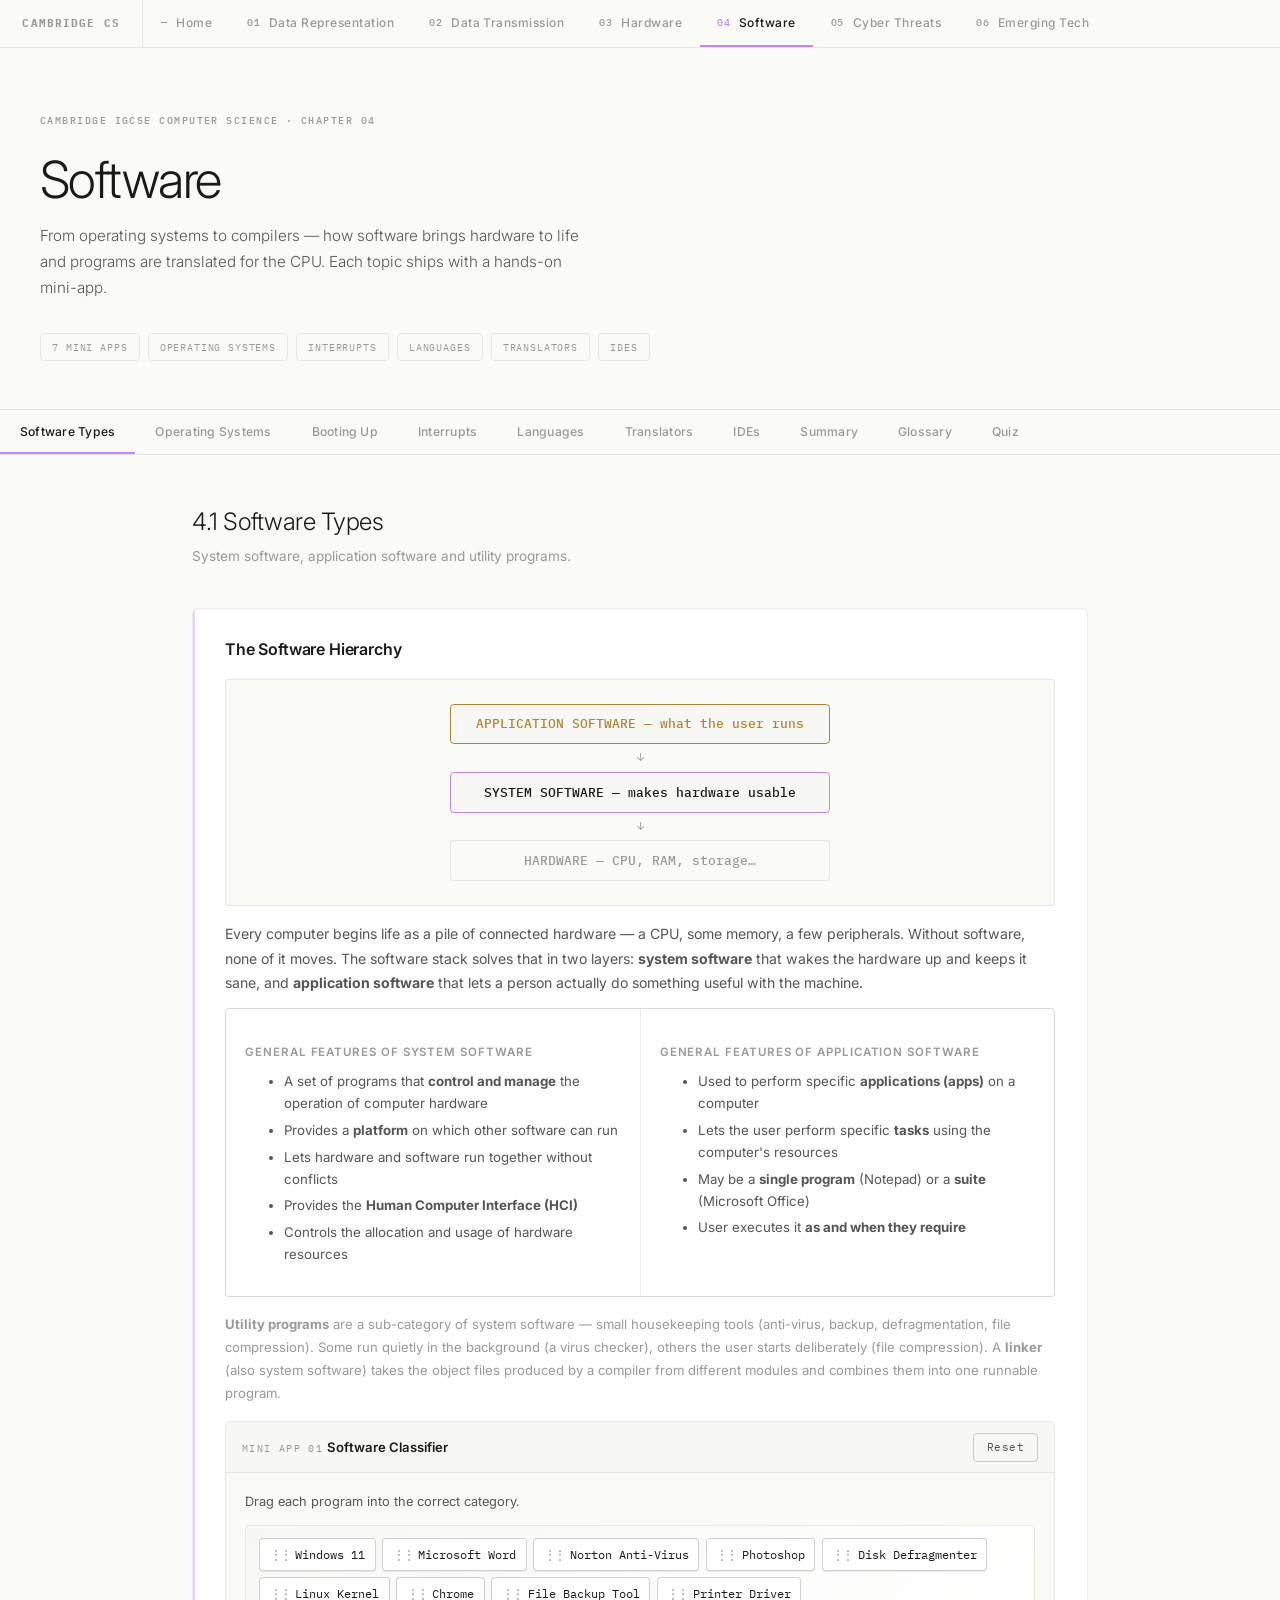
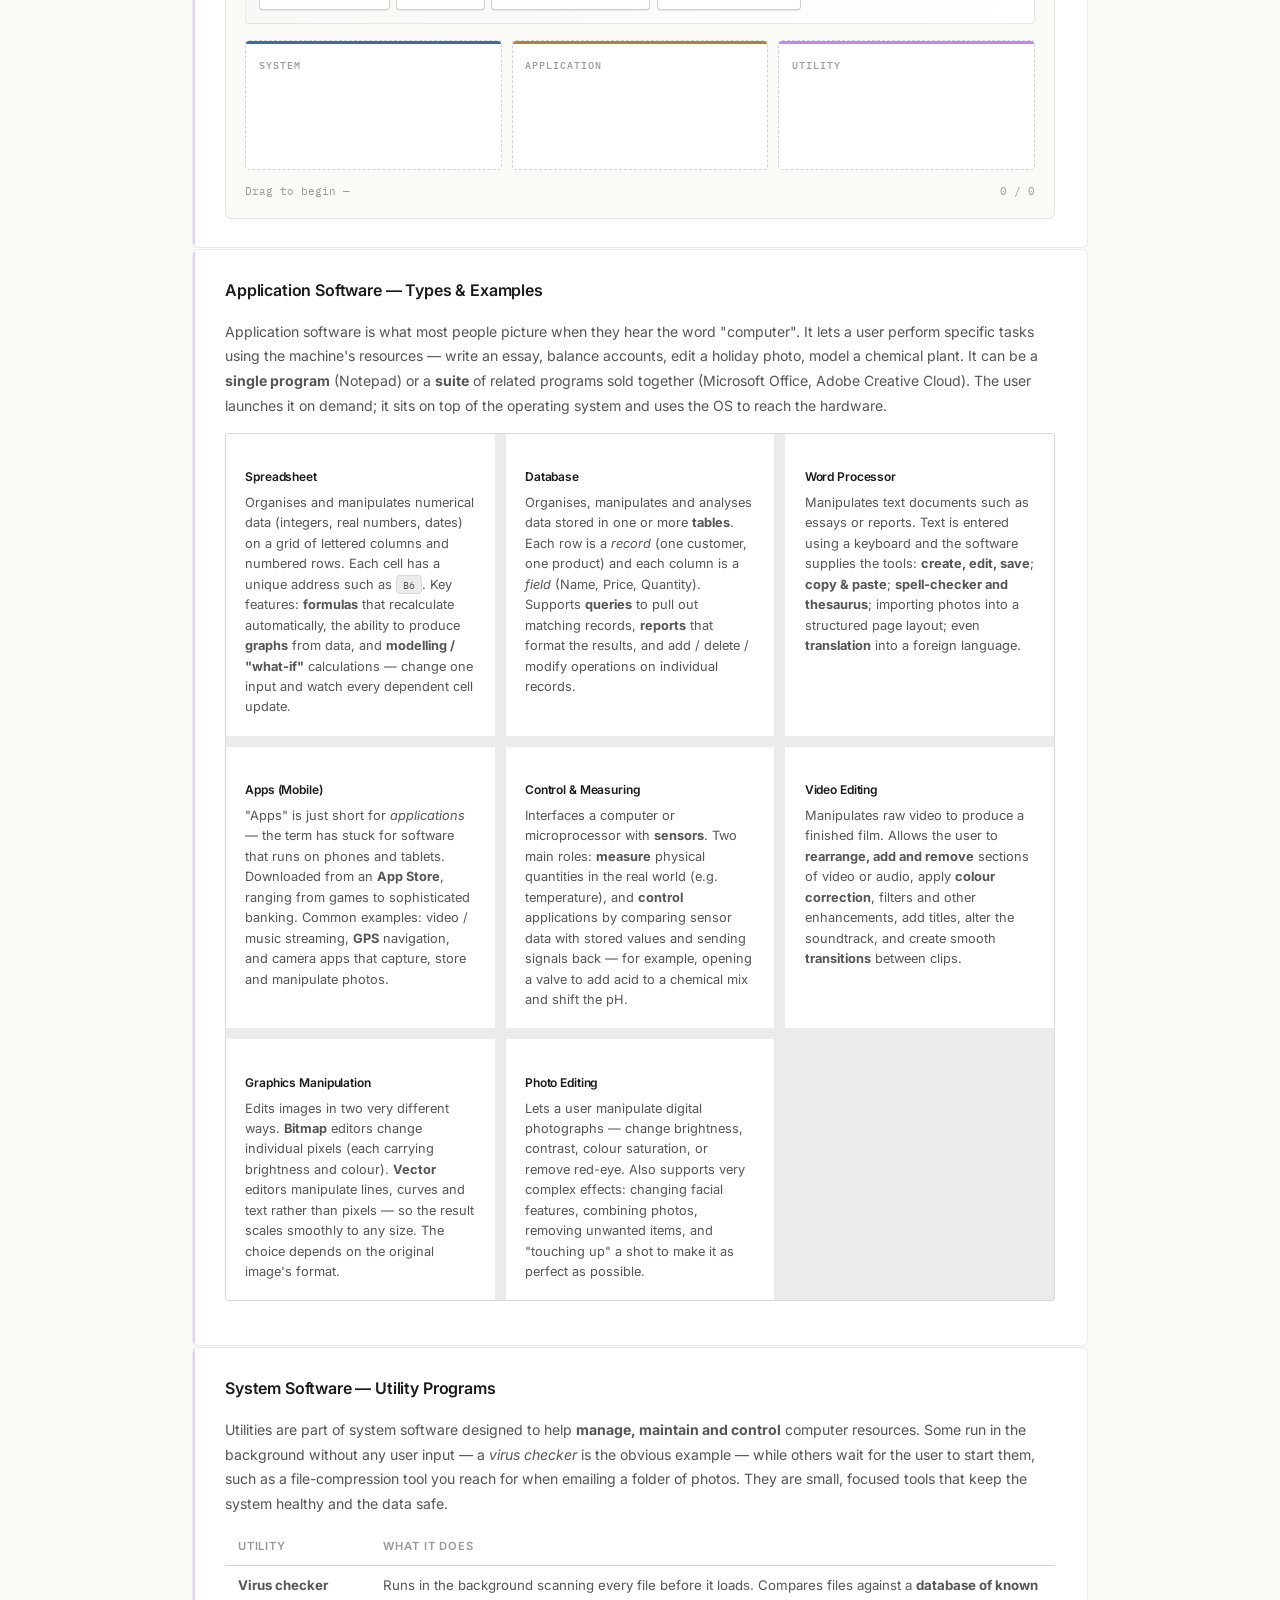
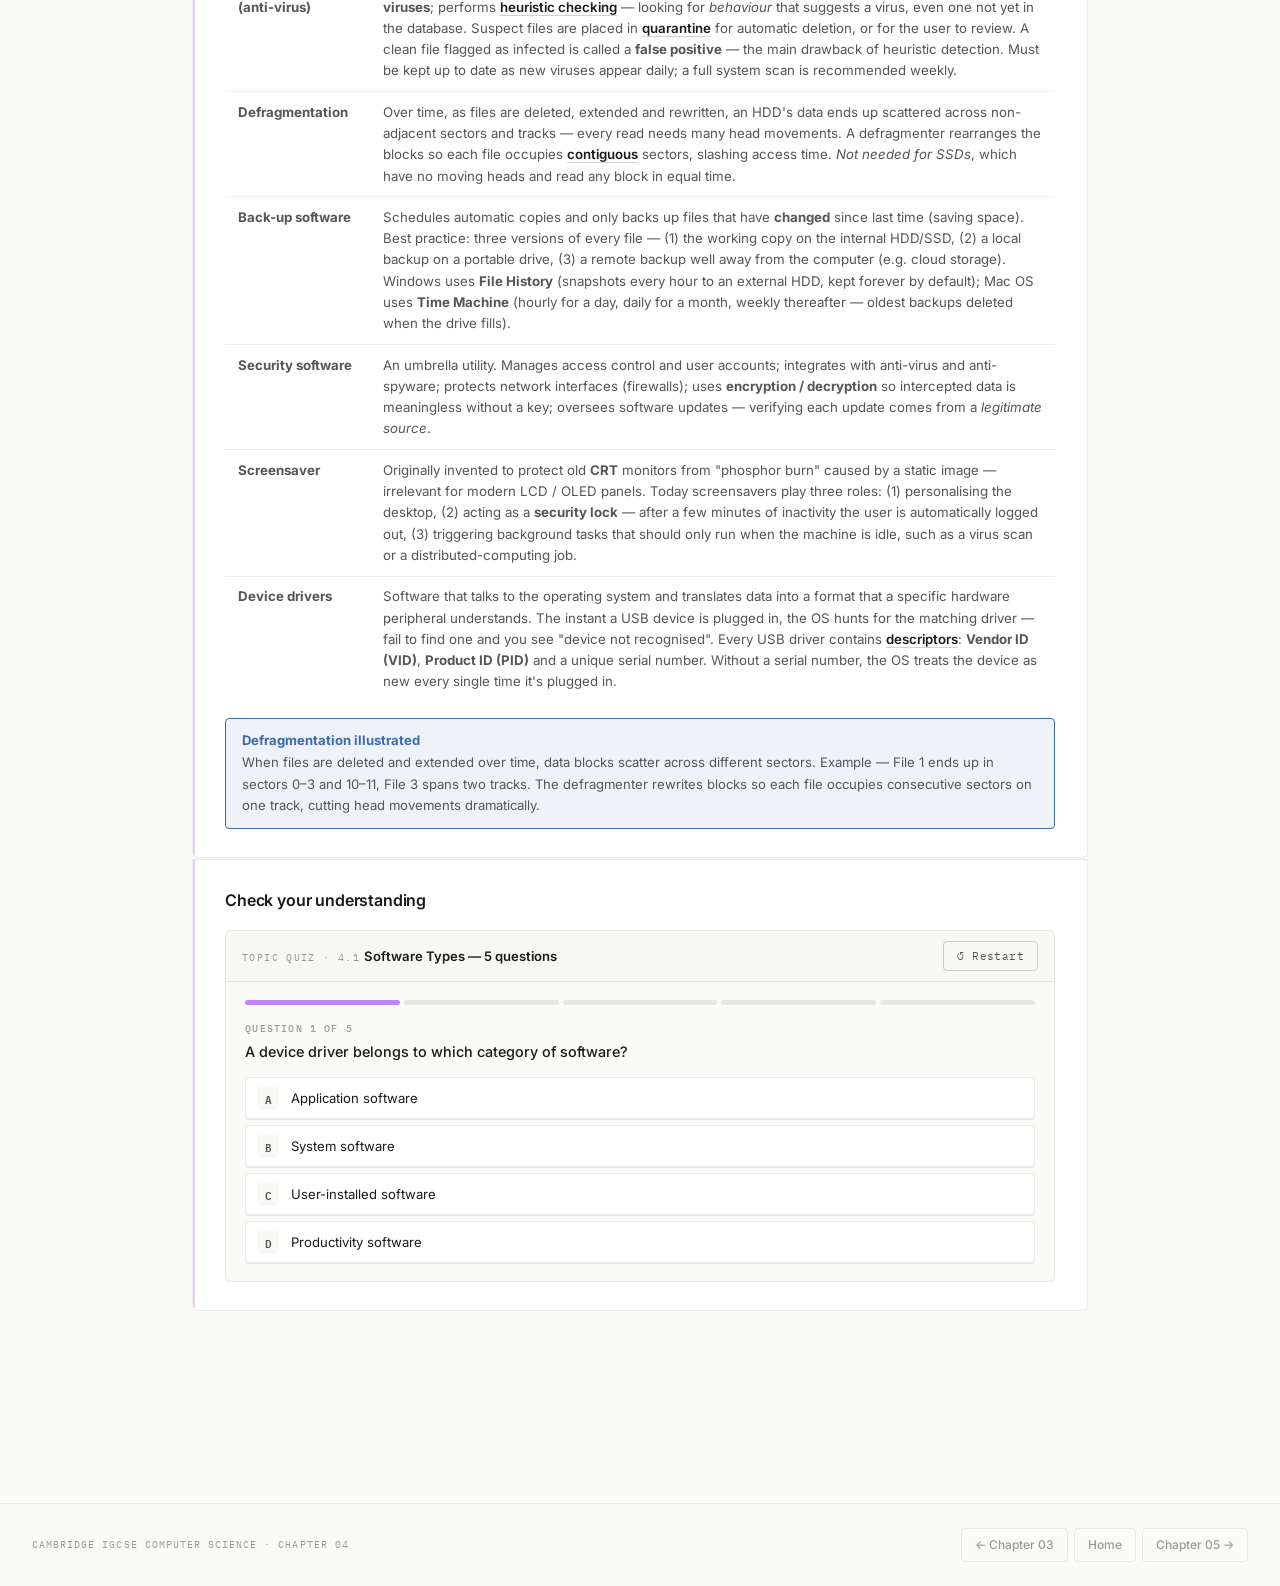
<file: project/chapter4.html>
<!DOCTYPE html>
<html lang="en">
<head>
<meta charset="UTF-8">
<meta name="viewport" content="width=device-width, initial-scale=1.0">
<title>Chapter 4 — Software | Cambridge IGCSE Computer Science</title>
<link rel="stylesheet" href="shared.css">
<style>
  :root { --accent: #c084fc; }
  .layer { background:var(--surface-2); border:1px solid var(--border); border-radius:var(--radius); padding:.55rem 1rem; margin:.3rem auto; max-width:380px; font-size:.83rem; font-weight:500; color:var(--text-2); text-align:center; font-family:'IBM Plex Mono',monospace; }
  .layer.app { border-color:var(--clr-warn); color:var(--clr-warn); }
  .layer.sys { border-color:var(--accent); color:var(--text); }
  .layer.fw  { border-color:var(--clr-ok); color:var(--clr-ok); }
  .layer.hw  { background:var(--bg); color:var(--text-3); }
  .diagram-center { text-align:center; padding:1.2rem; background:var(--bg); border:1px solid var(--border); border-radius:var(--radius); margin:1rem 0; }

  /* ── Mini-App shell ── */
  .miniapp {
    border: 1px solid var(--border);
    border-radius: var(--radius-lg);
    background: var(--bg);
    margin: 1rem 0 0;
    overflow: hidden;
  }
  .miniapp-head {
    display: flex; align-items: center; justify-content: space-between;
    padding: .65rem 1rem;
    border-bottom: 1px solid var(--border);
    background: var(--surface-2);
  }
  .miniapp-head .lbl {
    font-family: 'IBM Plex Mono', monospace;
    font-size: .62rem; letter-spacing: .14em; text-transform: uppercase;
    color: var(--text-3);
  }
  .miniapp-head .title {
    font-size: .82rem; font-weight: 600; color: var(--text);
  }
  .miniapp-body { padding: 1.1rem 1.2rem; }

  .mini-btn {
    font-family: 'IBM Plex Mono', monospace;
    font-size: .68rem; letter-spacing: .04em;
    padding: .42rem .8rem;
    background: var(--text); color: var(--bg);
    border: none; border-radius: var(--radius);
    cursor: pointer;
    transition: opacity .15s;
  }
  .mini-btn:hover { opacity: .85; }
  .mini-btn.ghost {
    background: transparent; color: var(--text-2);
    border: 1px solid var(--border-2);
  }
  .mini-btn.ghost:hover { background: var(--surface-2); opacity: 1; }
  .mini-btn:disabled { opacity: .4; cursor: not-allowed; }

  /* ── App 1: Classifier (drag & drop) ── */
  .classifier-pool {
    display: flex; flex-wrap: wrap; gap: .4rem;
    padding: .8rem; background: var(--surface-2);
    border: 1px solid var(--border);
    border-radius: var(--radius);
    min-height: 60px;
    margin-bottom: 1rem;
  }
  .classifier-bins {
    display: grid; grid-template-columns: repeat(3, 1fr); gap: .6rem;
  }
  .bin {
    border: 1px dashed var(--border-2);
    border-radius: var(--radius);
    padding: .8rem;
    min-height: 130px;
    background: var(--surface);
    transition: background .15s, border-color .15s;
  }
  .bin.dragover { background: var(--surface-2); border-color: var(--accent); border-style: solid; }
  .bin h5 {
    font-family: 'IBM Plex Mono', monospace;
    font-size: .62rem; letter-spacing: .1em; text-transform: uppercase;
    color: var(--text-3); margin-bottom: .5rem; font-weight: 500;
  }
  .bin-items { display: flex; flex-direction: column; gap: .3rem; }
  .item-chip {
    background: var(--surface);
    border: 1px solid var(--border-2);
    border-radius: var(--radius);
    padding: .35rem .6rem;
    font-size: .76rem;
    color: var(--text);
    cursor: grab;
    user-select: none;
    transition: transform .1s, border-color .15s;
    font-family: 'IBM Plex Mono', monospace;
  }
  .item-chip:hover { border-color: var(--accent); }
  .item-chip.dragging { opacity: .4; }
  .item-chip.placed.correct { border-color: var(--clr-ok); background: var(--clr-ok-bg); }
  .item-chip.placed.wrong { border-color: var(--clr-danger); background: var(--clr-danger-bg); }
  .classifier-status {
    display: flex; justify-content: space-between; align-items: center;
    margin-top: .8rem;
    font-family: 'IBM Plex Mono', monospace;
    font-size: .7rem; color: var(--text-3);
  }

  /* ── App 2: OS function matcher ── */
  .matcher {
    display: grid; grid-template-columns: 1fr 1fr; gap: 1rem;
  }
  .matcher .col h5 {
    font-family: 'IBM Plex Mono', monospace;
    font-size: .62rem; letter-spacing: .1em; text-transform: uppercase;
    color: var(--text-3); margin-bottom: .5rem;
  }
  .matcher .opt {
    display: block; width: 100%; text-align: left;
    background: var(--surface);
    border: 1px solid var(--border);
    border-radius: var(--radius);
    padding: .55rem .8rem;
    font-size: .78rem;
    color: var(--text-2);
    cursor: pointer;
    margin-bottom: .35rem;
    font-family: inherit;
    transition: border-color .15s, background .15s;
  }
  .matcher .opt:hover { border-color: var(--border-2); }
  .matcher .opt.active { border-color: var(--accent); background: var(--surface-2); color: var(--text); }
  .matcher .opt.matched { opacity: .35; pointer-events: none; }
  .matcher .opt.matched.ok { border-color: var(--clr-ok); background: var(--clr-ok-bg); }
  .matcher .opt.feedback-wrong { border-color: var(--clr-danger); background: var(--clr-danger-bg); }
  @media (max-width: 600px) { .matcher { grid-template-columns: 1fr; } }

  /* ── App 3: Boot sequence sorter ── */
  .sorter { display: flex; flex-direction: column; gap: .4rem; }
  .sorter-item {
    display: flex; align-items: center; gap: .6rem;
    padding: .55rem .8rem;
    background: var(--surface);
    border: 1px solid var(--border);
    border-radius: var(--radius);
    cursor: grab;
    transition: border-color .15s, transform .15s;
    user-select: none;
  }
  .sorter-item:hover { border-color: var(--border-2); }
  .sorter-item.dragging { opacity: .3; }
  .sorter-item.over-top { border-top-color: var(--accent); border-top-width: 2px; }
  .sorter-item.over-bot { border-bottom-color: var(--accent); border-bottom-width: 2px; }
  .sorter-item .handle {
    font-family: 'IBM Plex Mono', monospace;
    font-size: .7rem; color: var(--text-3); min-width: 18px;
  }
  .sorter-item .body { font-size: .8rem; color: var(--text); flex: 1; }
  .sorter-item.correct { border-color: var(--clr-ok); background: var(--clr-ok-bg); }
  .sorter-item.wrong { border-color: var(--clr-danger); background: var(--clr-danger-bg); }

  /* ── App 3: Boot Sequence Builder ── */
  .bsb-grid { display:grid; grid-template-columns: 280px 1fr; gap: 1.2rem; align-items:start; }
  @media (max-width: 720px) { .bsb-grid { grid-template-columns: 1fr; } }
  .bsb-pc { display:flex; flex-direction:column; align-items:center; }
  .bsb-screen {
    width:100%; aspect-ratio: 4/3;
    background:#0a0a0a;
    border: 8px solid #1a1a1a;
    border-radius: 10px;
    box-shadow: 0 0 0 2px #2a2a2a, inset 0 0 40px rgba(0,0,0,.7);
    padding: .9rem 1rem;
    font-family: 'IBM Plex Mono', monospace;
    font-size: .68rem;
    color:#5dff7a;
    overflow:hidden;
    position:relative;
    display:flex; flex-direction:column;
    text-align:left;
    line-height: 1.55;
    text-shadow: 0 0 4px rgba(93,255,122,.4);
  }
  .bsb-screen::after{
    content:''; position:absolute; inset:0;
    background: repeating-linear-gradient(0deg, rgba(255,255,255,.04) 0, rgba(255,255,255,.04) 1px, transparent 1px, transparent 3px);
    pointer-events:none;
  }
  .bsb-screen.off { color:#222; align-items:center; justify-content:center; text-align:center; text-shadow:none; }
  .bsb-screen.off > * { font-size:1.6rem; }
  .bsb-screen.bsod { background:#1d4ed8; color:#fff; align-items:center; justify-content:center; text-align:center; font-size:.7rem; text-shadow:none; }
  .bsb-screen.desktop { background: linear-gradient(135deg,#3b82f6 0%,#8b5cf6 100%); color:#fff; align-items:center; justify-content:center; text-align:center; text-shadow:none; }
  .bsb-screen-content { position:relative; z-index:1; width:100%; }
  .bsb-line { opacity:0; animation: bsb-type .25s forwards; }
  @keyframes bsb-type { from{opacity:0;transform:translateX(-4px);} to{opacity:1;transform:none;} }
  .bsb-stand { width:60px; height:14px; background:#1a1a1a; border-radius: 0 0 6px 6px; }
  .bsb-base { width:120px; height:6px; background:#1a1a1a; border-radius: 4px; margin-top:2px; }

  .bsb-slots { display:flex; flex-direction:column; gap:.45rem; }
  .bsb-slot {
    display:flex; align-items:center; gap:.6rem;
    padding:.5rem .7rem;
    border: 1.5px dashed var(--border-2);
    border-radius: var(--radius);
    background: var(--surface);
    min-height: 44px;
    transition: border-color .15s, background .15s;
  }
  .bsb-slot.dragover { border-color: var(--accent); background: var(--surface-2); border-style:solid; }
  .bsb-slot.filled { border-style: solid; border-color: var(--border); }
  .bsb-slot.correct { border-color: var(--clr-ok); background: var(--clr-ok-bg); }
  .bsb-slot.wrong { border-color: var(--clr-danger); background: var(--clr-danger-bg); animation: bsb-shake .35s; }
  @keyframes bsb-shake { 0%,100%{transform:translateX(0);} 25%{transform:translateX(-5px);} 75%{transform:translateX(5px);} }
  .bsb-slot .num {
    font-family: 'IBM Plex Mono', monospace;
    font-size: .68rem; color: var(--text-3);
    min-width: 22px;
  }
  .bsb-slot .placeholder { font-size:.74rem; color: var(--text-3); font-style: italic; }

  .bsb-step {
    flex:1;
    font-size:.78rem; color: var(--text);
    cursor: grab;
    user-select:none;
  }
  .bsb-step.dragging { opacity:.3; }

  .bsb-pool-label {
    font-family:'IBM Plex Mono',monospace;
    font-size:.6rem; letter-spacing:.12em; text-transform:uppercase;
    color: var(--text-3); margin: 1rem 0 .45rem;
  }
  .bsb-pool {
    display:flex; flex-direction:column; gap:.4rem;
    padding:.55rem;
    background:var(--surface-2);
    border:1.5px dashed var(--border);
    border-radius: var(--radius);
    min-height: 48px;
  }
  .bsb-pool.dragover { border-color: var(--accent); border-style:solid; }
  .bsb-pool .bsb-step {
    background:var(--surface);
    border:1px solid var(--border);
    border-radius: var(--radius);
    padding:.45rem .7rem;
  }
  .bsb-pool .bsb-step:hover { border-color: var(--accent); }
  .bsb-empty { font-size:.72rem; color:var(--text-3); font-style:italic; padding:.3rem .4rem; }

  /* ── App 2b: CLI vs GUI Race ── */
  .race2 { display:grid; grid-template-columns:1fr 1fr; gap:1rem; }
  @media (max-width:680px){ .race2 { grid-template-columns:1fr; } }
  .race2-panel {
    border:1px solid var(--border);
    border-radius: var(--radius);
    background: var(--surface);
    padding: .8rem;
    display:flex; flex-direction:column;
    min-height: 240px;
  }
  .race2-panel.done { border-color: var(--clr-ok); background: var(--clr-ok-bg); }
  .race2-head { display:flex; justify-content:space-between; align-items:center; margin-bottom:.6rem; }
  .race2-head h5 {
    font-family:'IBM Plex Mono',monospace;
    font-size:.62rem; letter-spacing:.12em; text-transform:uppercase;
    color: var(--text-3); margin:0;
  }
  .race2-timer {
    font-family:'IBM Plex Mono',monospace;
    font-size:.7rem; color: var(--text);
    background: var(--surface-2);
    padding: .15rem .5rem; border-radius: 999px;
    border: 1px solid var(--border);
  }
  .race2-timer.running { color: var(--clr-info); border-color: var(--clr-info); }
  .race2-timer.done { color: var(--clr-ok); border-color: var(--clr-ok); }

  /* CLI terminal */
  .cli-term {
    background:#0d0d0d; color:#5dff7a;
    border-radius: var(--radius);
    padding:.7rem .8rem;
    font-family:'IBM Plex Mono',monospace;
    font-size:.78rem;
    flex:1;
    display:flex; flex-direction:column;
    text-shadow: 0 0 3px rgba(93,255,122,.4);
  }
  .cli-history { flex:1; overflow-y:auto; line-height:1.6; margin-bottom:.4rem; }
  .cli-history .cli-out { color:#bbb; }
  .cli-history .cli-err { color:#ff6b6b; }
  .cli-history .cli-cmd { color:#5dff7a; }
  .cli-input-row { display:flex; gap:.3rem; align-items:center; }
  .cli-input-row span { color:#5dff7a; }
  .cli-input-row input {
    flex:1; background:transparent; border:none; outline:none;
    color:#5dff7a; font-family:inherit; font-size:inherit;
    text-shadow: inherit;
  }

  /* GUI sim */
  .gui-desk {
    background: linear-gradient(135deg,#cbd5e1,#94a3b8);
    border-radius: var(--radius);
    flex:1; padding: .9rem;
    position:relative;
    min-height: 180px;
    overflow:hidden;
  }
  .gui-files { display:flex; flex-wrap:wrap; gap:.7rem; }
  .gui-file {
    display:flex; flex-direction:column; align-items:center;
    width: 64px; cursor:pointer;
    padding:.3rem; border-radius: var(--radius);
    user-select:none;
    transition: background .12s;
  }
  .gui-file:hover { background: rgba(255,255,255,.4); }
  .gui-file.selected { background: rgba(59,130,246,.35); }
  .gui-file .icon { font-size:1.8rem; line-height:1; }
  .gui-file .name {
    font-size:.62rem; color:#1e293b; margin-top:.2rem;
    background: rgba(255,255,255,.6);
    padding:.05rem .25rem; border-radius:3px;
    text-align:center; word-break:break-all;
  }
  .gui-menu {
    position:absolute;
    background:#fff; border:1px solid #94a3b8;
    border-radius: 4px;
    box-shadow: 0 4px 12px rgba(0,0,0,.2);
    padding: .25rem 0;
    min-width: 130px;
    z-index: 5;
  }
  .gui-menu button {
    display:block; width:100%;
    background:none; border:none;
    padding: .35rem .7rem;
    text-align:left;
    font-size:.72rem; color:#1e293b;
    cursor:pointer;
    font-family: inherit;
  }
  .gui-menu button:hover { background:#e0e7ff; }
  .gui-dialog {
    position:absolute; left:50%; top:40%; transform:translate(-50%,-50%);
    background:#fff; border:1px solid #94a3b8;
    border-radius: var(--radius);
    padding: .8rem;
    box-shadow: 0 6px 20px rgba(0,0,0,.25);
    z-index: 6; min-width: 200px;
  }
  .gui-dialog label { display:block; font-size:.7rem; color:#1e293b; margin-bottom:.3rem; }
  .gui-dialog input {
    width:100%; padding:.35rem .5rem;
    border:1px solid #94a3b8; border-radius:4px;
    font-family:'IBM Plex Mono',monospace; font-size:.78rem;
    margin-bottom:.5rem;
  }
  .gui-dialog .row { display:flex; gap:.4rem; justify-content:flex-end; }
  .gui-dialog button {
    padding:.3rem .7rem; font-size:.7rem;
    border-radius:4px; border:1px solid #94a3b8;
    background:#fff; cursor:pointer; font-family:inherit;
  }
  .gui-dialog button.primary { background:#3b82f6; color:#fff; border-color:#3b82f6; }
  .race2-task {
    background: var(--surface-2);
    border:1px solid var(--border);
    border-radius: var(--radius);
    padding:.55rem .8rem;
    font-size:.78rem; color: var(--text);
    margin-bottom:.7rem;
  }
  .race2-task strong { font-family:'IBM Plex Mono',monospace; font-size:.72rem; letter-spacing:.05em; }
  .race2-verdict {
    margin-top:.7rem;
    padding:.6rem .8rem;
    background: var(--surface-2);
    border:1px solid var(--border);
    border-radius: var(--radius);
    font-size:.76rem; color: var(--text-2);
    line-height:1.55;
    min-height: 1em;
  }

  /* ── App 5b: Assembly Robot ── */
  .robo-grid-wrap { display:grid; grid-template-columns: 240px 1fr; gap:1rem; align-items:start; }
  @media (max-width:680px){ .robo-grid-wrap { grid-template-columns:1fr; } }
  .robo-board {
    background:#0d0d0d;
    border:1px solid var(--border);
    border-radius: var(--radius);
    padding: 0;
    display: grid;
    gap: 1px;
    aspect-ratio: 1;
    position: relative;
    overflow: hidden;
  }
  .robo-cell {
    background:#1a1a1a;
    position:relative;
  }
  .robo-cell.wall { background:#525252; }
  .robo-cell.goal { background: linear-gradient(135deg, #22c55e44, #22c55e22); border:1px solid #22c55e; }
  .robo-cell.goal::before {
    content:'★'; position:absolute; inset:0;
    display:flex; align-items:center; justify-content:center;
    color:#22c55e; font-size:1rem;
  }
  .robo-cell.trail { background:#2a4a3a; }
  .robo-robot {
    position:absolute;
    background:#fbbf24;
    border-radius: 3px;
    transition: left .25s ease, top .25s ease, transform .2s ease;
    display:flex; align-items:center; justify-content:center;
    color:#000; font-weight:700;
    font-family: 'IBM Plex Mono', monospace;
    box-shadow: 0 0 8px rgba(251,191,36,.5);
    width:  calc(100% / var(--rs, 5));
    height: calc(100% / var(--rs, 5));
    left:   calc(var(--rc, 0) * 100% / var(--rs, 5));
    top:    calc(var(--rr, 0) * 100% / var(--rs, 5));
    font-size: calc(80% / var(--rs, 5) * 5);
  }
  .robo-side { display:flex; flex-direction:column; gap:.5rem; }
  .robo-level-pill {
    font-family:'IBM Plex Mono',monospace;
    font-size:.62rem; letter-spacing:.12em; text-transform:uppercase;
    color: var(--text-3);
    padding:.2rem .55rem;
    background: var(--surface-2);
    border-radius: 999px;
    align-self: flex-start;
  }
  .robo-instr-buttons { display:grid; grid-template-columns: repeat(2,1fr); gap:.3rem; }
  .robo-instr-buttons button {
    padding:.45rem .55rem;
    font-family:'IBM Plex Mono',monospace;
    font-size:.7rem;
    background: var(--surface);
    border: 1px solid var(--border-2);
    color: var(--text);
    border-radius: var(--radius);
    cursor:pointer;
  }
  .robo-instr-buttons button:hover { border-color: var(--accent); }
  .robo-instr-buttons button:disabled { opacity:.4; cursor:not-allowed; }
  .robo-program {
    background:#0d0d0d;
    border-radius: var(--radius);
    padding:.55rem;
    min-height: 90px;
    max-height: 160px;
    overflow-y:auto;
    font-family:'IBM Plex Mono',monospace;
    font-size:.72rem;
    color:#5dff7a;
    text-shadow: 0 0 3px rgba(93,255,122,.4);
  }
  .robo-program-line {
    display:flex; justify-content:space-between; align-items:center;
    padding: .2rem .4rem;
    border-radius:3px;
    cursor:pointer;
  }
  .robo-program-line:hover { background:#1a3a2a; }
  .robo-program-line.active { background:#22c55e; color:#000; text-shadow:none; }
  .robo-program-line .ln-num { color:#888; margin-right:.5rem; }
  .robo-program-line .ln-x { color:#ff6b6b; opacity:.6; }
  .robo-empty { color:#555; font-style:italic; padding:.3rem .4rem; }
  .robo-msg {
    font-size:.74rem; color: var(--text-2);
    padding:.45rem .6rem;
    background: var(--surface-2);
    border-radius: var(--radius);
    border:1px solid var(--border);
    min-height: 1em;
  }
  .robo-msg.win { color: var(--clr-ok); border-color: var(--clr-ok); background: var(--clr-ok-bg); }
  .robo-msg.fail { color: var(--clr-danger); border-color: var(--clr-danger); background: var(--clr-danger-bg); }

  /* ════════════════════════════════════════════════
     DESIGN UPGRADES for existing mini-apps
     ════════════════════════════════════════════════ */

  /* ─ App 1 polish: Classifier ─ */
  .classifier-pool {
    background: linear-gradient(135deg, var(--surface-2), var(--surface));
    box-shadow: inset 0 1px 0 rgba(255,255,255,.5);
  }
  .item-chip {
    box-shadow: 0 1px 0 var(--border);
    transition: transform .12s ease, border-color .15s, box-shadow .15s, background .15s;
  }
  .item-chip:hover { transform: translateY(-1px); box-shadow: 0 3px 8px rgba(0,0,0,.08); }
  .item-chip::before {
    content: '⋮⋮';
    color: var(--text-3);
    margin-right: .35rem;
    letter-spacing: -2px;
  }
  .bin { position: relative; transition: background .15s, border-color .15s, transform .15s; }
  .bin::before {
    content:''; position:absolute; left:0; right:0; top:0; height:3px;
    background: var(--border-2); border-radius: var(--radius) var(--radius) 0 0;
    transition: background .2s;
  }
  .bin:nth-child(1)::before { background: var(--clr-info); }
  .bin:nth-child(2)::before { background: var(--clr-warn); }
  .bin:nth-child(3)::before { background: var(--accent); }
  .bin h5 { padding-top: .25rem; }
  .bin.dragover { transform: scale(1.015); box-shadow: 0 6px 16px rgba(0,0,0,.08); }

  /* ─ App 2 polish: OS Function Matcher ─ */
  .matcher .col { background: var(--surface-2); border:1px solid var(--border); border-radius: var(--radius); padding:.7rem; }
  .matcher .col h5 {
    display:flex; align-items:center; gap:.4rem;
    margin: 0 0 .55rem;
  }
  .matcher .col h5::before {
    content:''; display:inline-block; width:6px; height:6px; border-radius:50%;
    background: var(--accent);
  }
  .matcher .col:first-child h5::before { background: var(--clr-info); }
  .matcher .opt { box-shadow: 0 1px 0 var(--border); transition: border-color .15s, background .15s, transform .12s, box-shadow .15s; }
  .matcher .opt:hover { transform: translateY(-1px); box-shadow: 0 3px 8px rgba(0,0,0,.06); }
  .matcher .opt.active { box-shadow: 0 0 0 2px var(--accent) inset; transform: none; }
  .matcher .opt.matched.ok::after {
    content: ' ✓'; color: var(--clr-ok); font-weight: 700;
  }

  /* ─ App 4 polish: CPU Interrupt Simulator ─ */
  .cpu-screen {
    background: #0a0a0a !important;
    border: 8px solid #1a1a1a !important;
    border-radius: 10px !important;
    box-shadow: 0 0 0 2px #2a2a2a, inset 0 0 30px rgba(0,0,0,.7) !important;
    color: #5dff7a !important;
    font-family: 'IBM Plex Mono', monospace !important;
    position: relative;
    overflow: hidden;
    padding: 1rem !important;
    text-shadow: 0 0 4px rgba(93,255,122,.35);
  }
  .cpu-screen::before {
    content:''; position:absolute; inset:0;
    background: repeating-linear-gradient(0deg, rgba(255,255,255,.04) 0, rgba(255,255,255,.04) 1px, transparent 1px, transparent 3px);
    pointer-events:none;
  }
  .cpu-screen > * { position: relative; z-index: 1; }
  .cpu-state-pill {
    background: transparent !important;
    color: #5dff7a !important;
    border-color: rgba(93,255,122,.4) !important;
  }
  .cpu-state-pill.busy {
    background: rgba(59,130,246,.15) !important;
    border-color: #3b82f6 !important;
    color: #93c5fd !important;
  }
  .cpu-state-pill.servicing {
    background: rgba(251,191,36,.18) !important;
    border-color: #fbbf24 !important;
    color: #fde68a !important;
  }
  .cpu-task { color: #e5e5e5 !important; font-family: 'IBM Plex Mono', monospace; }
  .cpu-detail { color: rgba(93,255,122,.65) !important; }
  .cpu-buttons button {
    position: relative;
    background: linear-gradient(180deg, var(--surface), var(--surface-2));
    box-shadow: 0 1px 0 var(--border);
    transition: border-color .15s, color .15s, transform .12s, box-shadow .15s;
  }
  .cpu-buttons button:hover:not(:disabled) { transform: translateY(-1px); box-shadow: 0 3px 8px rgba(0,0,0,.08); }
  .cpu-log {
    background: #0d0d0d !important;
    color: #d4d4d4 !important;
    border-color: #2a2a2a !important;
  }
  .cpu-log .l-time { color: #6b7280 !important; }
  .cpu-log .l-irq  { color: #fbbf24 !important; }
  .cpu-log .l-isr  { color: #60a5fa !important; }
  .cpu-log .l-resume { color: #5dff7a !important; }

  /* ─ App 5 polish: Language Spot — dark editor look ─ */
  .langquiz-snippet {
    background: #0d1117 !important;
    border-color: #1f2937 !important;
    color: #d4d4d4 !important;
    position: relative;
    padding-left: 3.2rem !important;
    box-shadow: inset 0 0 0 1px rgba(255,255,255,.02);
  }
  .langquiz-snippet::before {
    content: '';
    position: absolute; left: 0; top: 0; bottom: 0; width: 2.4rem;
    background: #161b22;
    border-right: 1px solid #21262d;
    background-image: repeating-linear-gradient(180deg, transparent 0, transparent calc(1.45em - 1px), rgba(255,255,255,.04) calc(1.45em - 1px), rgba(255,255,255,.04) 1.45em);
  }
  .langquiz-snippet::after {
    content: '● ● ●';
    position: absolute;
    top: -.35rem; left: .6rem;
    font-size: .5rem; letter-spacing: .15rem;
    color: #6b7280;
  }
  .langquiz-progress span { height: 4px; border-radius: 999px; }
  .langquiz-progress span.done.ok { box-shadow: 0 0 4px rgba(34,197,94,.5); }
  .langquiz-actions button {
    transition: background .15s, border-color .15s, transform .12s, box-shadow .15s;
    box-shadow: 0 1px 0 var(--border);
  }
  .langquiz-actions button:hover:not(.right):not(.wrong) { transform: translateY(-1px); box-shadow: 0 3px 8px rgba(0,0,0,.06); }

  /* ─ App 6 polish: Compiler vs Interpreter Race ─ */
  .racer {
    position: relative;
    background: linear-gradient(180deg, var(--surface), var(--surface-2)) !important;
    overflow: hidden;
  }
  .racer::before {
    content:''; position:absolute; left:0; right:0; bottom:0; height:3px;
    background: var(--border);
  }
  .racer.compiler-racer::before { background: linear-gradient(90deg, var(--clr-info) var(--progress, 0%), var(--border) var(--progress, 0%)); }
  .racer.interpreter-racer::before { background: linear-gradient(90deg, var(--clr-warn) var(--progress, 0%), var(--border) var(--progress, 0%)); }
  .racer h5 {
    display:flex; align-items:center; gap:.4rem;
  }
  .racer h5::before {
    content:''; display:inline-block; width:8px; height:8px; border-radius:50%;
    background: var(--border-2);
    transition: background .2s, box-shadow .2s;
  }
  .racer.compiler-racer.live h5::before { background: var(--clr-info); box-shadow: 0 0 8px var(--clr-info); animation: pulse 1.2s infinite; }
  .racer.interpreter-racer.live h5::before { background: var(--clr-warn); box-shadow: 0 0 8px var(--clr-warn); animation: pulse 1.2s infinite; }
  .racer.winner { box-shadow: 0 0 0 2px var(--clr-ok) inset; }
  .racer.winner h5::after {
    content: '🏁'; margin-left: auto; font-size: 1rem;
  }
  .racer .stage { color: var(--text); font-weight: 500; }
  .racer .ln {
    border-radius: 3px;
    transition: all .2s;
  }
  .racer .timer { display:flex; justify-content: space-between; align-items: center; }
  .racer .timer::before { content: '⏱'; color: var(--text-3); }

  /* ─ App 7 polish: Bug-fix IDE — VS Code window chrome ─ */
  .bugfix {
    background: #1e1e1e !important;
    border-color: #0d0d0d !important;
    padding: 0 !important;
    overflow: hidden;
  }
  .bugfix::before {
    content: '● ● ● ⠀ code.py — debugger';
    display: block;
    background: #2d2d2d;
    padding: .45rem .8rem;
    font-family: 'IBM Plex Mono', monospace;
    font-size: .62rem;
    color: #888;
    letter-spacing: .04em;
    border-bottom: 1px solid #0d0d0d;
  }
  .bugfix-toolbar {
    background: #252526 !important;
    border-bottom: 1px solid #0d0d0d !important;
    margin-bottom: 0 !important;
    padding: .55rem .7rem;
  }
  .bugfix-tool {
    background: #3c3c3c !important;
    border-color: #4a4a4a !important;
    color: #d4d4d4 !important;
  }
  .bugfix-tool:hover:not(.used) { background: #094771 !important; border-color: #007acc !important; color: #fff !important; }
  .bugfix-tool.used { opacity: .35; }
  .bugfix-code {
    background: #1e1e1e !important;
    color: #d4d4d4 !important;
    border: none !important;
    border-radius: 0 !important;
    padding: .8rem 0 .8rem 3rem !important;
    position: relative;
    counter-reset: bugln;
  }
  .bugfix-code::before {
    content:''; position:absolute; left:0; top:0; bottom:0; width:2.4rem;
    background: #1e1e1e; border-right: 1px solid #2d2d2d;
  }
  .bugfix-code .line {
    counter-increment: bugln;
    position: relative;
    padding: 0 .8rem;
  }
  .bugfix-code .line::before {
    content: counter(bugln);
    position: absolute;
    left: -2.4rem; width: 2.4rem;
    text-align: right;
    padding-right: .6rem;
    color: #6b6b6b;
    font-family: inherit;
    font-size: .78rem;
  }
  .bugfix-code .line.bug {
    background: rgba(239,68,68,.12) !important;
    color: #f87171 !important;
    text-decoration: wavy underline #f87171 !important;
  }
  .bugfix-code .line.fixed {
    background: rgba(34,197,94,.12) !important;
    color: #4ade80 !important;
    text-decoration: none !important;
  }
  .bugfix-feedback {
    background: #007acc;
    color: #fff !important;
    padding: .45rem .8rem;
    margin: 0 !important;
    font-family: 'IBM Plex Mono', monospace;
    font-size: .72rem !important;
    min-height: 1.6em !important;
  }
  .bugfix-feedback:empty::before { content: 'status: ready'; opacity: .7; }

  /* Card hover lift across all miniapps */
  .miniapp { transition: box-shadow .25s ease, transform .15s ease; }
  .miniapp:hover { box-shadow: 0 4px 18px rgba(0,0,0,.06); }
  .mini-btn { transition: opacity .15s, transform .12s, box-shadow .15s; }
  .mini-btn:active { transform: scale(.97); }

  /* ── App 4: CPU interrupt simulator ── */
  .cpu-sim {
    display: grid;
    grid-template-columns: 220px 1fr;
    gap: 1rem;
  }
  @media (max-width: 600px) { .cpu-sim { grid-template-columns: 1fr; } }
  .cpu-screen {
    background: #fafaf7;
    border: 1px solid var(--border);
    border-radius: var(--radius);
    padding: .9rem;
    min-height: 200px;
    display: flex; flex-direction: column;
    align-items: center; justify-content: center;
    text-align: center;
  }
  .cpu-state-pill {
    font-family: 'IBM Plex Mono', monospace;
    font-size: .62rem;
    letter-spacing: .1em; text-transform: uppercase;
    padding: .25rem .6rem;
    border: 1px solid var(--border-2);
    border-radius: 999px;
    color: var(--text-3);
    margin-bottom: .8rem;
  }
  .cpu-state-pill.busy { background: var(--clr-info-bg); border-color: var(--clr-info); color: var(--clr-info); }
  .cpu-state-pill.servicing { background: var(--clr-warn-bg); border-color: var(--clr-warn); color: var(--clr-warn); animation: pulse 1s infinite; }
  .cpu-task {
    font-size: .85rem;
    color: var(--text);
    font-weight: 500;
    margin-bottom: .4rem;
  }
  .cpu-detail {
    font-family: 'IBM Plex Mono', monospace;
    font-size: .72rem;
    color: var(--text-3);
  }
  .cpu-buttons {
    display: flex; flex-direction: column; gap: .35rem;
  }
  .cpu-buttons button {
    text-align: left;
    padding: .55rem .75rem;
    background: var(--surface);
    border: 1px solid var(--border);
    border-radius: var(--radius);
    font-family: 'IBM Plex Mono', monospace;
    font-size: .72rem;
    color: var(--text-2);
    cursor: pointer;
    transition: border-color .15s, color .15s;
  }
  .cpu-buttons button:hover:not(:disabled) { border-color: var(--accent); color: var(--text); }
  .cpu-buttons button:disabled { opacity: .4; cursor: not-allowed; }
  .cpu-log {
    margin-top: .8rem;
    background: var(--surface);
    border: 1px solid var(--border);
    border-radius: var(--radius);
    padding: .6rem .8rem;
    height: 120px; overflow-y: auto;
    font-family: 'IBM Plex Mono', monospace;
    font-size: .7rem;
    color: var(--text-2);
    line-height: 1.7;
  }
  .cpu-log .l-time { color: var(--text-3); margin-right: .5rem; }
  .cpu-log .l-irq  { color: var(--clr-warn); }
  .cpu-log .l-isr  { color: var(--clr-info); }
  .cpu-log .l-resume { color: var(--clr-ok); }

  /* ── App 5: Language classifier ── */
  .langquiz-card {
    border: 1px solid var(--border);
    border-radius: var(--radius);
    padding: 1rem;
    background: var(--surface);
  }
  .langquiz-snippet {
    background: #f4f4f0;
    border: 1px solid var(--border);
    border-radius: var(--radius);
    padding: .8rem 1rem;
    font-family: 'IBM Plex Mono', monospace;
    font-size: .82rem;
    color: var(--text);
    margin-bottom: .8rem;
    white-space: pre;
    overflow-x: auto;
    line-height: 1.7;
  }
  .langquiz-actions { display: flex; gap: .5rem; flex-wrap: wrap; }
  .langquiz-actions button {
    flex: 1; min-width: 130px;
    padding: .55rem .8rem;
    background: var(--surface);
    border: 1px solid var(--border-2);
    border-radius: var(--radius);
    font-family: inherit;
    font-size: .78rem;
    color: var(--text);
    cursor: pointer;
    transition: background .15s, border-color .15s;
  }
  .langquiz-actions button:hover { background: var(--surface-2); }
  .langquiz-actions button.right { background: var(--clr-ok-bg); border-color: var(--clr-ok); color: var(--clr-ok); }
  .langquiz-actions button.wrong { background: var(--clr-danger-bg); border-color: var(--clr-danger); color: var(--clr-danger); }
  .langquiz-feedback {
    margin-top: .7rem;
    font-size: .78rem;
    color: var(--text-2);
    line-height: 1.6;
    min-height: 1.3em;
  }
  .langquiz-progress {
    display: flex; gap: 4px; margin-bottom: .8rem;
  }
  .langquiz-progress span {
    flex: 1; height: 3px;
    background: var(--border);
    border-radius: 2px;
  }
  .langquiz-progress span.done.ok { background: var(--clr-ok); }
  .langquiz-progress span.done.no { background: var(--clr-danger); }

  /* ── App 6: Compiler vs Interpreter race ── */
  .race {
    display: grid; grid-template-columns: 1fr 1fr; gap: 1rem;
  }
  @media (max-width: 600px) { .race { grid-template-columns: 1fr; } }
  .racer {
    border: 1px solid var(--border);
    border-radius: var(--radius);
    padding: .9rem;
    background: var(--surface);
  }
  .racer h5 {
    font-family: 'IBM Plex Mono', monospace;
    font-size: .65rem; letter-spacing: .1em; text-transform: uppercase;
    color: var(--text-3); margin-bottom: .6rem;
  }
  .racer .stage {
    font-family: 'IBM Plex Mono', monospace;
    font-size: .72rem;
    color: var(--text-2);
    height: 1.2em;
    margin-bottom: .5rem;
  }
  .racer .lines { display: flex; flex-direction: column; gap: 2px; }
  .racer .ln {
    padding: .25rem .5rem;
    border-left: 2px solid var(--border);
    font-family: 'IBM Plex Mono', monospace;
    font-size: .72rem;
    color: var(--text-3);
    transition: border-color .2s, color .2s, background .2s;
  }
  .racer .ln.translating { border-color: var(--clr-info); color: var(--clr-info); background: var(--clr-info-bg); }
  .racer .ln.executing { border-color: var(--clr-warn); color: var(--clr-warn); background: var(--clr-warn-bg); }
  .racer .ln.done { border-color: var(--clr-ok); color: var(--clr-ok); }
  .racer .timer {
    margin-top: .6rem;
    text-align: right;
    font-family: 'IBM Plex Mono', monospace;
    font-size: .72rem;
    color: var(--text-3);
  }
  .racer .timer .num { color: var(--text); font-weight: 700; }

  /* ── App 7: Bug-fix IDE ── */
  .bugfix {
    background: #fafaf7;
    border: 1px solid var(--border);
    border-radius: var(--radius);
    padding: .8rem;
  }
  .bugfix-toolbar {
    display: flex; gap: .35rem; flex-wrap: wrap;
    margin-bottom: .7rem;
    padding-bottom: .6rem;
    border-bottom: 1px solid var(--border);
  }
  .bugfix-tool {
    padding: .4rem .65rem;
    background: var(--surface);
    border: 1px solid var(--border);
    border-radius: var(--radius);
    font-family: 'IBM Plex Mono', monospace;
    font-size: .65rem; letter-spacing: .04em;
    color: var(--text-2);
    cursor: pointer;
    transition: border-color .15s, color .15s;
  }
  .bugfix-tool:hover:not(.used) { border-color: var(--accent); color: var(--text); }
  .bugfix-tool.used { opacity: .35; cursor: not-allowed; }
  .bugfix-code {
    background: white;
    border: 1px solid var(--border);
    border-radius: var(--radius);
    padding: .7rem .9rem;
    font-family: 'IBM Plex Mono', monospace;
    font-size: .82rem;
    color: var(--text);
    line-height: 1.85;
    min-height: 140px;
  }
  .bugfix-code .line { display: block; }
  .bugfix-code .line.bug {
    background: var(--clr-danger-bg);
    color: var(--clr-danger);
    text-decoration: wavy underline;
    padding: 0 .2rem;
    border-radius: 2px;
  }
  .bugfix-code .line.fixed {
    background: var(--clr-ok-bg);
    color: var(--clr-ok);
  }
  .bugfix-feedback {
    margin-top: .6rem;
    font-size: .78rem;
    color: var(--text-2);
    line-height: 1.6;
    min-height: 1.4em;
  }

  /* ── Topic Quiz (per-topic 5Q) ── */
  .tq-progress { display:flex; gap:4px; margin-bottom:1rem; }
  .tq-progress span { flex:1; height:5px; background:var(--border); border-radius:999px; transition:background .25s; }
  .tq-progress span.done.ok { background: var(--clr-ok); box-shadow: 0 0 4px rgba(34,197,94,.4); }
  .tq-progress span.done.no { background: var(--clr-danger); }
  .tq-progress span.now { background: var(--accent); }
  .tq-q { font-size:.9rem; color:var(--text); font-weight:500; margin-bottom:.9rem; line-height:1.55; }
  .tq-q .num { font-family:'IBM Plex Mono',monospace; font-size:.62rem; letter-spacing:.12em; color:var(--text-3); display:block; margin-bottom:.3rem; text-transform:uppercase; }
  .tq-opts { display:grid; gap:.4rem; }
  .tq-opt {
    display:flex; align-items:center; gap:.7rem;
    width:100%; text-align:left;
    background: var(--surface);
    border: 1px solid var(--border);
    border-radius: var(--radius);
    padding: .55rem .7rem;
    font-family: inherit; font-size: .82rem; color: var(--text);
    cursor: pointer;
    transition: background .15s, border-color .15s, transform .12s, box-shadow .15s;
    box-shadow: 0 1px 0 var(--border);
  }
  .tq-opt:hover:not(:disabled) { border-color: var(--accent); transform: translateY(-1px); box-shadow: 0 3px 8px rgba(0,0,0,.06); }
  .tq-opt .letter {
    font-family:'IBM Plex Mono', monospace;
    font-size:.68rem; font-weight:600;
    background: var(--surface-2);
    color: var(--text-2);
    width:22px; height:22px;
    border-radius: 4px;
    display:flex; align-items:center; justify-content:center;
    flex-shrink:0;
  }
  .tq-opt .opt-text { flex:1; }
  .tq-opt.right { background: var(--clr-ok-bg); border-color: var(--clr-ok); color: var(--clr-ok); }
  .tq-opt.right .letter { background: var(--clr-ok); color:#fff; }
  .tq-opt.wrong { background: var(--clr-danger-bg); border-color: var(--clr-danger); color: var(--clr-danger); }
  .tq-opt.wrong .letter { background: var(--clr-danger); color:#fff; }
  .tq-opt:disabled { cursor:default; }
  .tq-feedback {
    margin-top: .8rem;
    padding: .55rem .8rem;
    background: var(--surface-2);
    border: 1px solid var(--border);
    border-left: 3px solid var(--accent);
    border-radius: var(--radius);
    font-size: .78rem;
    color: var(--text-2);
    line-height: 1.6;
  }
  .tq-feedback.ok { border-left-color: var(--clr-ok); }
  .tq-feedback.no { border-left-color: var(--clr-danger); }
  .tq-next { margin-top: .7rem; display:flex; justify-content:flex-end; }
  .tq-summary { text-align:center; padding: 1rem .5rem; }
  .tq-summary .score-circle {
    width: 88px; height:88px; border-radius:50%;
    border: 4px solid var(--accent);
    display:inline-flex; flex-direction:column;
    align-items:center; justify-content:center;
    margin-bottom:.55rem;
  }
  .tq-summary .score-circle.full { border-color: var(--clr-ok); }
  .tq-summary .score-circle .num { font-size:1.6rem; font-weight:700; color:var(--text); line-height:1; }
  .tq-summary .score-circle .of { font-size:.68rem; color:var(--text-3); margin-top:.1rem; font-family:'IBM Plex Mono',monospace; }
  .tq-summary h4 { font-size:.95rem; color:var(--text); margin: .3rem 0 .4rem; }
  .tq-summary p { font-size:.78rem; color:var(--text-2); margin-bottom:.7rem; }
</style>
</head>
<body>

<nav class="site-nav">
  <div class="logo">Cambridge CS</div>
  <a href="index.html"><span class="ch-num">—</span> Home</a>
  <a href="chapter1.html"><span class="ch-num">01</span> Data Representation</a>
  <a href="chapter2.html"><span class="ch-num">02</span> Data Transmission</a>
  <a href="chapter3.html"><span class="ch-num">03</span> Hardware</a>
  <a href="chapter4.html" class="active"><span class="ch-num">04</span> Software</a>
  <a href="chapter5.html"><span class="ch-num">05</span> Cyber Threats</a>
  <a href="chapter6.html"><span class="ch-num">06</span> Emerging Tech</a>
</nav>

<header class="ch-header">
  <span class="chapter-tag">Cambridge IGCSE Computer Science · Chapter 04</span>
  <h1>Software</h1>
  <p class="subtitle">From operating systems to compilers — how software brings hardware to life and programs are translated for the CPU. Each topic ships with a hands-on mini-app.</p>
  <div class="pills">
    <span class="pill">7 Mini Apps</span>
    <span class="pill">Operating Systems</span>
    <span class="pill">Interrupts</span>
    <span class="pill">Languages</span>
    <span class="pill">Translators</span>
    <span class="pill">IDEs</span>
  </div>
</header>

<nav class="tab-nav">
  <button class="active" onclick="showTab('types',this)">Software Types</button>
  <button onclick="showTab('os',this)">Operating Systems</button>
  <button onclick="showTab('booting',this)">Booting Up</button>
  <button onclick="showTab('interrupts',this)">Interrupts</button>
  <button onclick="showTab('languages',this)">Languages</button>
  <button onclick="showTab('translators',this)">Translators</button>
  <button onclick="showTab('ide',this)">IDEs</button>
  <button onclick="showTab('summary',this)">Summary</button>
  <button onclick="showTab('glossary',this)">Glossary</button>
  <button onclick="showTab('quiz',this)">Quiz</button>
</nav>

<!-- ═══ SOFTWARE TYPES ═══ -->
<div id="types" class="tab-section active">
  <h1 class="section-title">4.1 Software Types</h1>
  <p class="section-sub">System software, application software and utility programs.</p>

  <div class="card">
    <div class="card-accent"></div>
    <h2>The Software Hierarchy</h2>
    <div class="diagram-center">
      <div class="layer app">APPLICATION SOFTWARE — what the user runs</div>
      <div style="font-size:.7rem;color:var(--text-3);margin:.2rem 0;">↓</div>
      <div class="layer sys">SYSTEM SOFTWARE — makes hardware usable</div>
      <div style="font-size:.7rem;color:var(--text-3);margin:.2rem 0;">↓</div>
      <div class="layer hw">HARDWARE — CPU, RAM, storage…</div>
    </div>
    <p>Every computer begins life as a pile of connected hardware — a CPU, some memory, a few peripherals. Without software, none of it moves. The software stack solves that in two layers: <strong>system software</strong> that wakes the hardware up and keeps it sane, and <strong>application software</strong> that lets a person actually do something useful with the machine.</p>

    <div class="compare-grid" style="margin-top:.7rem;">
      <div class="compare-col neutral">
        <h4>General features of system software</h4>
        <ul style="font-size:.81rem;padding-left:1.1rem;line-height:1.7;color:var(--text-2);">
          <li>A set of programs that <strong>control and manage</strong> the operation of computer hardware</li>
          <li>Provides a <strong>platform</strong> on which other software can run</li>
          <li>Lets hardware and software run together without conflicts</li>
          <li>Provides the <strong>Human Computer Interface (HCI)</strong></li>
          <li>Controls the allocation and usage of hardware resources</li>
        </ul>
      </div>
      <div class="compare-col neutral">
        <h4>General features of application software</h4>
        <ul style="font-size:.81rem;padding-left:1.1rem;line-height:1.7;color:var(--text-2);">
          <li>Used to perform specific <strong>applications (apps)</strong> on a computer</li>
          <li>Lets the user perform specific <strong>tasks</strong> using the computer's resources</li>
          <li>May be a <strong>single program</strong> (Notepad) or a <strong>suite</strong> (Microsoft Office)</li>
          <li>User executes it <strong>as and when they require</strong></li>
        </ul>
      </div>
    </div>
    <p style="font-size:.82rem;color:var(--text-3);margin-top:.6rem;"><strong>Utility programs</strong> are a sub-category of system software — small housekeeping tools (anti-virus, backup, defragmentation, file compression). Some run quietly in the background (a virus checker), others the user starts deliberately (file compression). A <strong>linker</strong> (also system software) takes the object files produced by a compiler from different modules and combines them into one runnable program.</p>

    <!-- ─ Mini App 1: Classifier ─ -->
    <div class="miniapp">
      <div class="miniapp-head">
        <div>
          <span class="lbl">Mini App 01</span>
          <span class="title">Software Classifier</span>
        </div>
        <button class="mini-btn ghost" onclick="resetClassifier()">Reset</button>
      </div>
      <div class="miniapp-body">
        <p style="font-size:.8rem;color:var(--text-2);margin-bottom:.7rem;">Drag each program into the correct category.</p>
        <div id="classifier-pool" class="classifier-pool"></div>
        <div class="classifier-bins">
          <div class="bin" data-cat="system"><h5>System</h5><div class="bin-items"></div></div>
          <div class="bin" data-cat="app"><h5>Application</h5><div class="bin-items"></div></div>
          <div class="bin" data-cat="utility"><h5>Utility</h5><div class="bin-items"></div></div>
        </div>
        <div class="classifier-status">
          <span id="cls-status">Drag to begin —</span>
          <span id="cls-score">0 / 0</span>
        </div>
      </div>
    </div>
  </div>

  <!-- Application Software Types card -->
  <div class="card">
    <div class="card-accent"></div>
    <h2>Application Software — Types &amp; Examples</h2>
    <p>Application software is what most people picture when they hear the word "computer". It lets a user perform specific tasks using the machine's resources — write an essay, balance accounts, edit a holiday photo, model a chemical plant. It can be a <strong>single program</strong> (Notepad) or a <strong>suite</strong> of related programs sold together (Microsoft Office, Adobe Creative Cloud). The user launches it on demand; it sits on top of the operating system and uses the OS to reach the hardware.</p>
    <div class="summary-grid" style="grid-template-columns:repeat(auto-fill,minmax(240px,1fr));gap:.7rem;margin-top:.9rem;">
      <div class="summary-tile">
        <h4>Spreadsheet</h4>
        <p>Organises and manipulates numerical data (integers, real numbers, dates) on a grid of lettered columns and numbered rows. Each cell has a unique address such as <code>B6</code>. Key features: <strong>formulas</strong> that recalculate automatically, the ability to produce <strong>graphs</strong> from data, and <strong>modelling / "what-if"</strong> calculations — change one input and watch every dependent cell update.</p>
      </div>
      <div class="summary-tile">
        <h4>Database</h4>
        <p>Organises, manipulates and analyses data stored in one or more <strong>tables</strong>. Each row is a <em>record</em> (one customer, one product) and each column is a <em>field</em> (Name, Price, Quantity). Supports <strong>queries</strong> to pull out matching records, <strong>reports</strong> that format the results, and add / delete / modify operations on individual records.</p>
      </div>
      <div class="summary-tile">
        <h4>Word Processor</h4>
        <p>Manipulates text documents such as essays or reports. Text is entered using a keyboard and the software supplies the tools: <strong>create, edit, save</strong>; <strong>copy &amp; paste</strong>; <strong>spell-checker and thesaurus</strong>; importing photos into a structured page layout; even <strong>translation</strong> into a foreign language.</p>
      </div>
      <div class="summary-tile">
        <h4>Apps (Mobile)</h4>
        <p>"Apps" is just short for <em>applications</em> — the term has stuck for software that runs on phones and tablets. Downloaded from an <strong>App Store</strong>, ranging from games to sophisticated banking. Common examples: video / music streaming, <strong>GPS</strong> navigation, and camera apps that capture, store and manipulate photos.</p>
      </div>
      <div class="summary-tile">
        <h4>Control &amp; Measuring</h4>
        <p>Interfaces a computer or microprocessor with <strong>sensors</strong>. Two main roles: <strong>measure</strong> physical quantities in the real world (e.g. temperature), and <strong>control</strong> applications by comparing sensor data with stored values and sending signals back — for example, opening a valve to add acid to a chemical mix and shift the pH.</p>
      </div>
      <div class="summary-tile">
        <h4>Video Editing</h4>
        <p>Manipulates raw video to produce a finished film. Allows the user to <strong>rearrange, add and remove</strong> sections of video or audio, apply <strong>colour correction</strong>, filters and other enhancements, add titles, alter the soundtrack, and create smooth <strong>transitions</strong> between clips.</p>
      </div>
      <div class="summary-tile">
        <h4>Graphics Manipulation</h4>
        <p>Edits images in two very different ways. <strong>Bitmap</strong> editors change individual pixels (each carrying brightness and colour). <strong>Vector</strong> editors manipulate lines, curves and text rather than pixels — so the result scales smoothly to any size. The choice depends on the original image's format.</p>
      </div>
      <div class="summary-tile">
        <h4>Photo Editing</h4>
        <p>Lets a user manipulate digital photographs — change brightness, contrast, colour saturation, or remove red-eye. Also supports very complex effects: changing facial features, combining photos, removing unwanted items, and "touching up" a shot to make it as perfect as possible.</p>
      </div>
    </div>
  </div>

  <!-- Utility Programs card -->
  <div class="card">
    <div class="card-accent"></div>
    <h2>System Software — Utility Programs</h2>
    <p>Utilities are part of system software designed to help <strong>manage, maintain and control</strong> computer resources. Some run in the background without any user input — a <em>virus checker</em> is the obvious example — while others wait for the user to start them, such as a file-compression tool you reach for when emailing a folder of photos. They are small, focused tools that keep the system healthy and the data safe.</p>

    <table class="styled-table" style="margin-top:.8rem;">
      <thead><tr><th>Utility</th><th>What it does</th></tr></thead>
      <tbody>
        <tr>
          <td><strong>Virus checker (anti-virus)</strong></td>
          <td>Runs in the background scanning every file before it loads. Compares files against a <strong>database of known viruses</strong>; performs <span class="kw">heuristic checking</span> — looking for <em>behaviour</em> that suggests a virus, even one not yet in the database. Suspect files are placed in <span class="kw">quarantine</span> for automatic deletion, or for the user to review. A clean file flagged as infected is called a <strong>false positive</strong> — the main drawback of heuristic detection. Must be kept up to date as new viruses appear daily; a full system scan is recommended weekly.</td>
        </tr>
        <tr>
          <td><strong>Defragmentation</strong></td>
          <td>Over time, as files are deleted, extended and rewritten, an HDD's data ends up scattered across non-adjacent sectors and tracks — every read needs many head movements. A defragmenter rearranges the blocks so each file occupies <span class="kw">contiguous</span> sectors, slashing access time. <em>Not needed for SSDs</em>, which have no moving heads and read any block in equal time.</td>
        </tr>
        <tr>
          <td><strong>Back-up software</strong></td>
          <td>Schedules automatic copies and only backs up files that have <strong>changed</strong> since last time (saving space). Best practice: three versions of every file — (1) the working copy on the internal HDD/SSD, (2) a local backup on a portable drive, (3) a remote backup well away from the computer (e.g. cloud storage). Windows uses <strong>File History</strong> (snapshots every hour to an external HDD, kept forever by default); Mac OS uses <strong>Time Machine</strong> (hourly for a day, daily for a month, weekly thereafter — oldest backups deleted when the drive fills).</td>
        </tr>
        <tr>
          <td><strong>Security software</strong></td>
          <td>An umbrella utility. Manages access control and user accounts; integrates with anti-virus and anti-spyware; protects network interfaces (firewalls); uses <strong>encryption / decryption</strong> so intercepted data is meaningless without a key; oversees software updates — verifying each update comes from a <em>legitimate source</em>.</td>
        </tr>
        <tr>
          <td><strong>Screensaver</strong></td>
          <td>Originally invented to protect old <strong>CRT</strong> monitors from "phosphor burn" caused by a static image — irrelevant for modern LCD / OLED panels. Today screensavers play three roles: (1) personalising the desktop, (2) acting as a <strong>security lock</strong> — after a few minutes of inactivity the user is automatically logged out, (3) triggering background tasks that should only run when the machine is idle, such as a virus scan or a distributed-computing job.</td>
        </tr>
        <tr>
          <td><strong>Device drivers</strong></td>
          <td>Software that talks to the operating system and translates data into a format that a specific hardware peripheral understands. The instant a USB device is plugged in, the OS hunts for the matching driver — fail to find one and you see "device not recognised". Every USB driver contains <span class="kw">descriptors</span>: <strong>Vendor ID (VID)</strong>, <strong>Product ID (PID)</strong> and a unique serial number. Without a serial number, the OS treats the device as new every single time it's plugged in.</td>
        </tr>
      </tbody>
    </table>

    <div style="background:var(--clr-info-bg);border:1px solid var(--clr-info);border-radius:var(--radius);padding:.7rem 1rem;margin-top:.9rem;font-size:.82rem;color:var(--text-2);line-height:1.65;">
      <strong style="color:var(--clr-info);">Defragmentation illustrated</strong><br>
      When files are deleted and extended over time, data blocks scatter across different sectors. Example — File 1 ends up in sectors 0–3 and 10–11, File 3 spans two tracks. The defragmenter rewrites blocks so each file occupies consecutive sectors on one track, cutting head movements dramatically.
    </div>
  </div>

  <!-- ─ Topic Quiz 4.1 ─ -->
  <div class="card">
    <div class="card-accent"></div>
    <h2>Check your understanding</h2>
    <div class="miniapp">
      <div class="miniapp-head">
        <div>
          <span class="lbl">Topic Quiz · 4.1</span>
          <span class="title">Software Types — 5 questions</span>
        </div>
        <button class="mini-btn ghost" onclick="tqReset('types')">↺ Restart</button>
      </div>
      <div class="miniapp-body">
        <div class="tq-progress" id="tq-prog-types"></div>
        <div id="tq-body-types"></div>
      </div>
    </div>
  </div>
</div>

<!-- ═══ OPERATING SYSTEMS ═══ -->
<div id="os" class="tab-section">
  <h1 class="section-title">4.2 Operating Systems</h1>
  <p class="section-sub">The 9 functions of an OS, plus CLI vs GUI.</p>

  <div class="card">
    <div class="card-accent"></div>
    <h2>9 Functions of an OS</h2>
    <p>An <span class="kw">operating system</span> is software running quietly in the background of every computer. Without it, most machines would be almost unusable — you'd be talking to bare hardware. It does three jobs at once: it <strong>provides an environment</strong> in which applications can run, it gives <strong>humans an interface</strong> to drive the machine, and it <strong>disguises the complexity</strong> of software and hardware underneath. Familiar examples include Microsoft Windows, Apple macOS, Linux, Google Android and Apple iOS (the last two designed primarily for phones and tablets). On a desktop the OS lives on the HDD or SSD because it is large; on a phone it sits on solid-state storage for the same reason — there's simply no room for a hard disk.</p>
    <div class="summary-grid">
      <div class="summary-tile"><h4>1. HCI</h4><p>Provides CLI or GUI for user interaction.</p></div>
      <div class="summary-tile"><h4>2. Multitasking</h4><p>Runs several programs by sharing CPU time.</p></div>
      <div class="summary-tile"><h4>3. Memory management</h4><p>Allocates RAM to programs; prevents interference.</p></div>
      <div class="summary-tile"><h4>4. Security</h4><p>Manages logins, passwords and permissions.</p></div>
      <div class="summary-tile"><h4>5. Peripheral management</h4><p>Controls I/O devices via device drivers.</p></div>
      <div class="summary-tile"><h4>6. File management</h4><p>Create, open, save, copy, delete and organise files.</p></div>
      <div class="summary-tile"><h4>7. Interrupt handling</h4><p>Responds to signals from devices or programs.</p></div>
      <div class="summary-tile"><h4>8. Platform for apps</h4><p>Provides the environment applications need to run.</p></div>
      <div class="summary-tile"><h4>9. User accounts</h4><p>Multiple users with separate files and permissions.</p></div>
    </div>

    <!-- ─ Mini App 2: Function matcher ─ -->
    <div class="miniapp">
      <div class="miniapp-head">
        <div>
          <span class="lbl">Mini App 02</span>
          <span class="title">Match the OS Function</span>
        </div>
        <button class="mini-btn ghost" onclick="resetMatcher()">Reset</button>
      </div>
      <div class="miniapp-body">
        <p style="font-size:.8rem;color:var(--text-2);margin-bottom:.7rem;">Click a scenario, then click the OS function that handles it.</p>
        <div class="matcher">
          <div class="col">
            <h5>Scenario</h5>
            <div id="match-left"></div>
          </div>
          <div class="col">
            <h5>OS Function</h5>
            <div id="match-right"></div>
          </div>
        </div>
        <div class="classifier-status">
          <span id="match-status">Pick a scenario —</span>
          <span id="match-score">0 / 0</span>
        </div>
      </div>
    </div>
  </div>

  <div class="card">
    <div class="card-accent"></div>
    <h2>CLI vs GUI — Full Comparison</h2>
    <p>The HCI (Human Computer Interface) is provided by the OS in one of two forms.</p>
    <table class="styled-table" style="margin-top:.8rem;">
      <thead><tr><th>Interface</th><th>Advantages</th><th>Disadvantages</th></tr></thead>
      <tbody>
        <tr>
          <td><strong>CLI</strong><br><span style="font-size:.75rem;color:var(--text-3);">Command Line Interface</span></td>
          <td>
            <ul style="font-size:.8rem;padding-left:1.1rem;line-height:1.7;">
              <li>Direct communication with the computer</li>
              <li>Not restricted to pre-determined options</li>
              <li>Can alter configuration settings</li>
              <li>Uses very little memory</li>
            </ul>
          </td>
          <td>
            <ul style="font-size:.8rem;padding-left:1.1rem;line-height:1.7;">
              <li>Must learn many commands</li>
              <li>All commands typed — slow and error-prone</li>
              <li>Exact spelling, format and case required</li>
            </ul>
          </td>
        </tr>
        <tr>
          <td><strong>GUI</strong><br><span style="font-size:.75rem;color:var(--text-3);">Graphical User Interface (WIMP)</span></td>
          <td>
            <ul style="font-size:.8rem;padding-left:1.1rem;line-height:1.7;">
              <li>No commands to learn</li>
              <li>More user-friendly — icons represent apps</li>
              <li>Mouse click or touch to launch</li>
              <li>Post-WIMP: supports pinch, rotate, swipe</li>
            </ul>
          </td>
          <td>
            <ul style="font-size:.8rem;padding-left:1.1rem;line-height:1.7;">
              <li>Uses considerably more memory than CLI</li>
              <li>User limited to icons provided</li>
              <li>Requires a full OS like Windows — uses more RAM</li>
            </ul>
          </td>
        </tr>
      </tbody>
    </table>
    <p style="font-size:.8rem;color:var(--text-2);margin-top:.8rem;"><strong>Who uses each?</strong> CLI: programmers, analysts, technicians — anyone who needs direct communication with the computer to develop software, find errors and remove them, or initiate <em>memory dumps</em> (capture the exact contents of memory at one instant). GUI: end-users who don't have, and don't need, deep knowledge of how the computer works — running apps, playing games, browsing photos.</p>
    <div style="background:var(--clr-info-bg);border:1px solid var(--clr-info);border-radius:var(--radius);padding:.65rem 1rem;margin-top:.85rem;font-size:.81rem;color:var(--text-2);line-height:1.6;">
      <strong style="color:var(--clr-info);">WIMP &amp; post-WIMP.</strong> The standard PC paradigm is <strong>WIMP</strong> — Windows, Icons, Menus, Pointing device — built around the mouse. Each window holds an application; modern systems let several be open at once. A <em>windows manager</em> orchestrates the interaction between windows, applications, the pointer and the cursor's position. Phones and tablets use <strong>post-WIMP</strong>: fingers directly on the screen, with gestures like pinching and rotating that would be awkward with a single mouse pointer.
    </div>
  </div>

  <!-- OS Functions Detail -->
  <div class="card">
    <div class="card-accent"></div>
    <h2>OS Functions — In Depth</h2>

    <h3 style="margin-top:1rem;">Memory Management</h3>
    <p style="font-size:.83rem;color:var(--text-2);">Controls primary storage (RAM) while programs are running. The OS:</p>
    <ul style="font-size:.82rem;color:var(--text-2);padding-left:1.2rem;line-height:1.75;margin-bottom:.8rem;">
      <li>Moves data <strong>between RAM and HDD/SSD</strong> during program execution — keeping the most-used pages in fast memory</li>
      <li><strong>Keeps track of every memory location</strong>: what's free, what's allocated, and to which process</li>
      <li>Carries out <strong>memory protection</strong> — stops two competing applications using the same memory location at the same time. Without it: data could be <em>lost</em>; applications could produce <em>incorrect results</em> from corrupted values; misplaced data could create a <em>security hole</em> by becoming visible to other software; in extreme cases the whole computer could <em>crash</em>.</li>
    </ul>

    <h3>Security Management</h3>
    <p style="font-size:.83rem;color:var(--text-2);">Ensures the <strong>integrity, confidentiality and availability</strong> of data by:</p>
    <ul style="font-size:.82rem;color:var(--text-2);padding-left:1.2rem;line-height:1.75;margin-bottom:.8rem;">
      <li>Applying OS updates and keeping anti-virus software current</li>
      <li>Communicating with firewalls to check all incoming/outgoing traffic</li>
      <li>Setting up user accounts, passwords and user IDs with privilege levels</li>
      <li>Maintaining access rights and offering data recovery / system restore</li>
    </ul>

    <h3>Hardware Peripheral Management</h3>
    <p style="font-size:.83rem;color:var(--text-2);">Controls all I/O devices using device drivers. Example — printing a document:</p>
    <ol style="font-size:.82rem;color:var(--text-2);padding-left:1.2rem;line-height:1.8;margin-bottom:.8rem;">
      <li>Printer driver is located and loaded into memory</li>
      <li>Data is sent to the <span class="kw">printer buffer</span></li>
      <li>If the printer is busy or low priority, data queues in the <span class="kw">print queue</span></li>
      <li>Control commands are sent throughout the printing process</li>
      <li>Error messages and interrupts from the printer are received and handled</li>
    </ol>

    <h3>File Management</h3>
    <ul style="font-size:.82rem;color:var(--text-2);padding-left:1.2rem;line-height:1.75;margin-bottom:.8rem;">
      <li>Enforces naming conventions (e.g. <code>report.docx</code>, <code>data.csv</code>)</li>
      <li>Performs operations: create, open, close, delete, rename, copy, move</li>
      <li>Maintains directory structures and access rights</li>
      <li>Allocates memory — reads files from HDD/SSD into RAM</li>
    </ul>

    <h3>Multitasking</h3>
    <p style="font-size:.83rem;color:var(--text-2);">Lets a computer carry out more than one process at a time. Each process shares the hardware resources under OS control. To stop processes clashing, the OS constantly monitors the status of each one. The three rules below are collectively known as <strong>pre-emptive multitasking</strong>:</p>
    <ul style="font-size:.82rem;color:var(--text-2);padding-left:1.2rem;line-height:1.75;margin-bottom:.8rem;">
      <li>Resources are allocated to a process for a specific <em>time limit</em></li>
      <li>The process can be <em>interrupted</em> while it is running</li>
      <li>Each process is given a <em>priority</em> — the risk is that a very low-priority process can be <em>starved</em> of resources</li>
    </ul>
    <p style="font-size:.81rem;color:var(--text-3);margin-bottom:.8rem;">Through good multitasking management, main memory, HDD/SSD and virtual memory are all used more efficiently — squeezing the most out of CPU time.</p>

    <h3>User Accounts</h3>
    <p style="font-size:.82rem;color:var(--text-2);">Each user logs in with a username and password. The OS:</p>
    <ul style="font-size:.82rem;color:var(--text-2);padding-left:1.2rem;line-height:1.75;">
      <li>Stores each user's files in separate, protected memory areas</li>
      <li>Lets users customise their own screen layout and settings</li>
      <li>Allows an <span class="kw">administrator</span> to create, delete and restrict accounts</li>
      <li>Enforces <em>multi-access levels</em> — e.g. a clerk can order stationery but cannot access personal data</li>
    </ul>
  </div>

  <!-- ─ Mini App 2b: CLI vs GUI Race ─ -->
  <div class="card">
    <div class="card-accent"></div>
    <h2>CLI vs GUI — feel the difference</h2>
    <p style="font-size:.83rem;color:var(--text-2);margin-bottom:.6rem;">Same task, two interfaces. Race them side-by-side to feel why power-users love the command line and beginners love the desktop.</p>
    <div class="miniapp">
      <div class="miniapp-head">
        <div>
          <span class="lbl">Mini App 02b</span>
          <span class="title">CLI vs GUI Race</span>
        </div>
        <div style="display:flex;gap:.4rem;">
          <button class="mini-btn ghost" onclick="cgNext()">Next Task</button>
          <button class="mini-btn" onclick="cgStart()">▶ Start Race</button>
        </div>
      </div>
      <div class="miniapp-body">
        <div class="race2-task" id="cg-task">Press <strong>Start Race</strong> to begin.</div>
        <div class="race2">
          <!-- CLI side -->
          <div class="race2-panel" id="cg-cli-panel">
            <div class="race2-head">
              <h5>Command Line</h5>
              <span class="race2-timer" id="cg-cli-timer">0.00s</span>
            </div>
            <div class="cli-term">
              <div class="cli-history" id="cg-cli-history"></div>
              <div class="cli-input-row">
                <span>$</span>
                <input id="cg-cli-input" type="text" autocomplete="off" spellcheck="false" disabled>
              </div>
            </div>
          </div>
          <!-- GUI side -->
          <div class="race2-panel" id="cg-gui-panel">
            <div class="race2-head">
              <h5>Graphical UI</h5>
              <span class="race2-timer" id="cg-gui-timer">0.00s</span>
            </div>
            <div class="gui-desk" id="cg-gui-desk"></div>
          </div>
        </div>
        <div class="race2-verdict" id="cg-verdict">Tip: CLI rewards memorising syntax. GUI rewards discoverability. Try both.</div>
      </div>
    </div>
  </div>

  <!-- ─ Topic Quiz 4.2 ─ -->
  <div class="card">
    <div class="card-accent"></div>
    <h2>Check your understanding</h2>
    <div class="miniapp">
      <div class="miniapp-head">
        <div>
          <span class="lbl">Topic Quiz · 4.2</span>
          <span class="title">Operating Systems — 5 questions</span>
        </div>
        <button class="mini-btn ghost" onclick="tqReset('os')">↺ Restart</button>
      </div>
      <div class="miniapp-body">
        <div class="tq-progress" id="tq-prog-os"></div>
        <div id="tq-body-os"></div>
      </div>
    </div>
  </div>
</div>

<!-- ═══ BOOTING ═══ -->
<div id="booting" class="tab-section">
  <h1 class="section-title">4.3 Booting Up</h1>
  <p class="section-sub">Firmware, BIOS, and how an application runs.</p>

  <div class="card">
    <div class="card-accent"></div>
    <h2>Hardware vs Firmware vs OS</h2>
    <table class="styled-table">
      <thead><tr><th>Term</th><th>What it is</th><th>Example</th></tr></thead>
      <tbody>
        <tr><td>Hardware</td><td>Physical components</td><td>CPU, RAM, hard drive</td></tr>
        <tr><td>Firmware</td><td>Low-level program on ROM/EEPROM chip</td><td>BIOS</td></tr>
        <tr><td>OS</td><td>Loaded from storage to RAM at boot</td><td>Windows, Linux</td></tr>
        <tr><td>Application</td><td>Runs on top of OS</td><td>Word, Chrome</td></tr>
      </tbody>
    </table>

    <!-- ─ Mini App 3: Boot Sequence Builder ─ -->
    <div class="miniapp">
      <div class="miniapp-head">
        <div>
          <span class="lbl">Mini App 03</span>
          <span class="title">Boot Sequence Builder</span>
        </div>
        <div style="display:flex;gap:.4rem;">
          <button class="mini-btn ghost" onclick="bsbReset()">Reset</button>
          <button class="mini-btn" onclick="bsbPowerOn()">⏻ Power On</button>
        </div>
      </div>
      <div class="miniapp-body">
        <p style="font-size:.8rem;color:var(--text-2);margin-bottom:.9rem;">Drag each step into a slot in the right order, then press <strong>Power On</strong>. Boot it right or watch it crash with a BSOD.</p>
        <div class="bsb-grid">
          <div class="bsb-pc">
            <div id="bsb-screen" class="bsb-screen off">
              <div id="bsb-screen-content">⏻<div style="font-size:.6rem;letter-spacing:.25em;margin-top:.4rem;">OFF</div></div>
            </div>
            <div class="bsb-stand"></div>
            <div class="bsb-base"></div>
          </div>
          <div class="bsb-slots" id="bsb-slots"></div>
        </div>
        <div class="bsb-pool-label">Steps — drag from here ↓</div>
        <div class="bsb-pool" id="bsb-pool"></div>
        <div class="classifier-status" style="margin-top:.9rem;">
          <span id="bsb-status">Place all 6 steps to enable Power On —</span>
          <span id="bsb-score" style="color:var(--text-2);">Wins: 0</span>
        </div>
      </div>
    </div>
  </div>

  <!-- BIOS / EEPROM / CMOS detail -->
  <div class="card">
    <div class="card-accent"></div>
    <h2>BIOS, EEPROM &amp; CMOS</h2>
    <p>When you press the power button, the OS isn't there yet — it's still on the hard drive. Something has to be running <em>already</em> to fetch it. That something is the <span class="kw">BIOS</span> (Basic Input/Output System) — a small program permanently stored on the motherboard. The BIOS tells the computer where the OS lives, loads the bit of the OS that's needed, and hands control over. Because it provides low-level control for hardware, the BIOS is called <strong>firmware</strong>.</p>

    <table class="styled-table" style="margin-top:.8rem;">
      <thead><tr><th>Component</th><th>What it stores</th><th>Memory type</th><th>Key property</th></tr></thead>
      <tbody>
        <tr>
          <td><strong>BIOS software</strong></td>
          <td>The actual BIOS program — POST routines, bootstrap loader</td>
          <td>EEPROM (flash ROM chip)</td>
          <td>Non-volatile; can be rewritten/updated by user</td>
        </tr>
        <tr>
          <td><strong>BIOS settings</strong></td>
          <td>User-configured values: clock speed, boot order, date/time</td>
          <td>CMOS chip (battery-backed)</td>
          <td>Loses settings if motherboard battery is removed</td>
        </tr>
        <tr>
          <td><strong>OS &amp; apps</strong></td>
          <td>Operating system + application software</td>
          <td>HDD or SSD</td>
          <td>Loaded into RAM when needed</td>
        </tr>
        <tr>
          <td><strong>Running program</strong></td>
          <td>Part of OS or app currently executing</td>
          <td>RAM</td>
          <td>Volatile — lost on power-off</td>
        </tr>
      </tbody>
    </table>

    <div style="background:var(--clr-warn-bg);border:1px solid var(--clr-warn);border-radius:var(--radius);padding:.7rem 1rem;margin-top:.9rem;font-size:.82rem;color:var(--text-2);line-height:1.65;">
      <strong style="color:var(--clr-warn);">What happens at power-on?</strong><br>
      1 → CPU starts; BIOS runs from EEPROM.<br>
      2 → BIOS runs <strong>POST</strong> (Power-On Self Test) — checks CPU, RAM and keyboard.<br>
      3 → BIOS reads CMOS for boot-device settings, locates the OS on that device.<br>
      4 → <strong>Bootstrap loader</strong> copies the OS kernel into RAM.<br>
      5 → OS takes over; loads device drivers and the user interface.<br>
      6 → Application software can now be launched by the user.
    </div>

    <p style="font-size:.8rem;color:var(--text-3);margin-top:.7rem;">
      <strong>Firmware</strong> = a program providing low-level control for a device, stored on ROM / EEPROM. The BIOS is the best-known example. <strong>EEPROM</strong> (Electrically Erasable Programmable ROM) is a flash memory chip — its contents survive power-off, yet it can still be rewritten, updated, or even deleted by a user. The BIOS <em>program</em> lives there. The BIOS <em>settings</em> — clock speed, boot order, date and time — live on the separate <strong>CMOS</strong> chip, which is kept alive by a small rechargeable battery on the motherboard. Pull that battery and the CMOS forgets everything: when power returns, the BIOS will reload but every setting reverts to factory defaults. So if a user tweaks the clock speed and then the battery dies, their tweak is gone.
    </p>
    <p style="font-size:.8rem;color:var(--text-2);margin-top:.5rem;">Once the OS is up and running, the application software runs <em>on top of</em> it, accessing system software (such as device drivers) as needed. Different parts of the OS itself get loaded in and out of RAM as the software runs — there's never a single "the OS" sitting still in memory.</p>
  </div>

  <!-- ─ Topic Quiz 4.3 ─ -->
  <div class="card">
    <div class="card-accent"></div>
    <h2>Check your understanding</h2>
    <div class="miniapp">
      <div class="miniapp-head">
        <div>
          <span class="lbl">Topic Quiz · 4.3</span>
          <span class="title">Booting Up — 5 questions</span>
        </div>
        <button class="mini-btn ghost" onclick="tqReset('booting')">↺ Restart</button>
      </div>
      <div class="miniapp-body">
        <div class="tq-progress" id="tq-prog-booting"></div>
        <div id="tq-body-booting"></div>
      </div>
    </div>
  </div>
</div>

<!-- ═══ INTERRUPTS ═══ -->
<div id="interrupts" class="tab-section">
  <h1 class="section-title">4.4 Interrupts</h1>
  <p class="section-sub">How devices and software get the CPU's attention.</p>

  <div class="card">
    <div class="card-accent"></div>
    <h2>What is an Interrupt?</h2>
    <p>An <span class="kw">interrupt</span> is a signal sent from a device or from software to the microprocessor. The signal causes the CPU to <strong>temporarily stop</strong> what it's doing so it can <em>service</em> the interrupt — run a short piece of code called the <strong>Interrupt Service Routine (ISR)</strong>. When the ISR finishes, the saved state is restored and the original task carries on as though nothing happened. Interrupts are the reason you can download a file <em>while</em> listening to music: data is passing in and out of memory so rapidly that both tasks appear to be running simultaneously.</p>
    <h3>5 Causes</h3>
    <ul>
      <li><strong>Timing signal</strong> — the system clock or a timer needs servicing on a schedule</li>
      <li><strong>I/O process</strong> — a printer or disk drive needs more data, or has finished a job</li>
      <li><strong>Hardware fault</strong> — a paper jam in the printer, low battery, a disk error</li>
      <li><strong>User interaction</strong> — keys like <code>&lt;CTRL&gt;&lt;ALT&gt;&lt;BREAK&gt;</code>, a mouse click, or any key-press</li>
      <li><strong>Software error</strong> — an <code>.exe</code> file that cannot be found, two processes accessing the same memory location, or an attempt to <strong>divide by zero</strong></li>
    </ul>
    <p style="font-size:.81rem;color:var(--text-3);margin-top:.5rem;">Once the signal arrives, the CPU either carries on or stops to service it, depending on the interrupt's <strong>type</strong> and <strong>priority</strong>. A high-priority interrupt (e.g. a thermal warning) is dealt with immediately; a low-priority one (timer tick) may be queued.</p>

    <!-- ─ Mini App 4: CPU Interrupt Sim ─ -->
    <div class="miniapp">
      <div class="miniapp-head">
        <div>
          <span class="lbl">Mini App 04</span>
          <span class="title">CPU Interrupt Simulator</span>
        </div>
        <button class="mini-btn ghost" onclick="cpuReset()">Reset</button>
      </div>
      <div class="miniapp-body">
        <p style="font-size:.8rem;color:var(--text-2);margin-bottom:.7rem;">The CPU is busy. Send an interrupt and watch the registers save → ISR run → state restore.</p>
        <div class="cpu-sim">
          <div>
            <div id="cpu-screen" class="cpu-screen">
              <div id="cpu-state-pill" class="cpu-state-pill busy">Running</div>
              <div id="cpu-task" class="cpu-task">Calculating spreadsheet…</div>
              <div id="cpu-detail" class="cpu-detail">PC = 0x4012  |  reg = ready</div>
            </div>
          </div>
          <div>
            <div class="cpu-buttons" id="cpu-buttons">
              <button data-irq="kbd">⌨ Send keyboard interrupt</button>
              <button data-irq="prn">🖨 Printer buffer empty</button>
              <button data-irq="tmr">⏱ Timer tick</button>
              <button data-irq="err">⚠ Divide by zero</button>
              <button data-irq="bat">🔋 Low battery</button>
            </div>
          </div>
        </div>
        <div id="cpu-log" class="cpu-log"></div>
      </div>
    </div>
  </div>

  <!-- Buffers card -->
  <div class="card">
    <div class="card-accent"></div>
    <h2>Buffers &amp; Why They Matter</h2>
    <p>A <span class="kw">buffer</span> is a temporary memory area used to compensate for the speed difference between a fast device (CPU) and a slow device (printer, disk, network).</p>

    <div class="compare-grid" style="margin-top:.8rem;">
      <div class="compare-col neutral">
        <h4>Printing example</h4>
        <p style="font-size:.82rem;color:var(--text-2);line-height:1.7;">Document data is sent from memory to the <strong>printer buffer</strong>. The CPU can refill the buffer in microseconds; the printer drains it over seconds. Without a buffer the CPU would be locked waiting for each page to print — wasting processing time.</p>
      </div>
      <div class="compare-col neutral">
        <h4>Video streaming example</h4>
        <p style="font-size:.82rem;color:var(--text-2);line-height:1.7;">Data downloads from the web server into a <strong>stream buffer</strong>. The buffer absorbs network speed fluctuations. If the download rate drops below the playback rate, the buffer empties and the video "freezes".</p>
      </div>
    </div>

    <h3 style="margin-top:1rem;">How interrupts + buffers work together (printing)</h3>
    <ol style="font-size:.82rem;color:var(--text-2);padding-left:1.2rem;line-height:1.9;margin-top:.4rem;">
      <li>Document data is sent from memory to the <strong>printer buffer</strong>.</li>
      <li>The CPU continues its own tasks (it does <em>not</em> wait idle).</li>
      <li>When the printer buffer empties, the printer sends an <strong>interrupt signal</strong> to the CPU.</li>
      <li>The CPU saves its current state (PC + registers → stack).</li>
      <li>The <strong>ISR</strong> runs — checks if more data exists and refills the buffer.</li>
      <li>If all data has been printed, no more data is sent; interrupt is cleared.</li>
      <li>The CPU restores its saved state and <strong>resumes</strong> its original task.</li>
    </ol>

    <div style="background:var(--clr-ok-bg);border:1px solid var(--clr-ok);border-radius:var(--radius);padding:.65rem 1rem;margin-top:.85rem;font-size:.81rem;color:var(--text-2);line-height:1.6;">
      <strong style="color:var(--clr-ok);">Key insight:</strong> Buffers and interrupts together maximise CPU utilisation. Without them, the CPU would remain idle waiting for slow I/O — an enormous waste of processing power.
    </div>
  </div>

  <!-- ISR step-by-step card -->
  <div class="card">
    <div class="card-accent"></div>
    <h2>The Interrupt Service Routine (ISR)</h2>
    <p>Every interrupt goes through the same sequence. Interrupts are assigned a <span class="kw">priority</span> so the CPU knows which to service first.</p>

    <div style="display:flex;flex-direction:column;gap:.4rem;margin-top:.8rem;">
      <div style="display:flex;align-items:flex-start;gap:.8rem;padding:.6rem .9rem;background:var(--surface-2);border:1px solid var(--border);border-radius:var(--radius);">
        <span style="font-family:'IBM Plex Mono',monospace;font-size:.7rem;color:var(--accent);min-width:28px;padding-top:.1rem;">01</span>
        <span style="font-size:.82rem;color:var(--text-2);">Interrupt signal received by the CPU from a device or software.</span>
      </div>
      <div style="display:flex;align-items:flex-start;gap:.8rem;padding:.6rem .9rem;background:var(--surface-2);border:1px solid var(--border);border-radius:var(--radius);">
        <span style="font-family:'IBM Plex Mono',monospace;font-size:.7rem;color:var(--accent);min-width:28px;padding-top:.1rem;">02</span>
        <span style="font-size:.82rem;color:var(--text-2);">CPU checks the <strong>interrupt register</strong> — identifies the interrupt type and priority.</span>
      </div>
      <div style="display:flex;align-items:flex-start;gap:.8rem;padding:.6rem .9rem;background:var(--surface-2);border:1px solid var(--border);border-radius:var(--radius);">
        <span style="font-family:'IBM Plex Mono',monospace;font-size:.7rem;color:var(--accent);min-width:28px;padding-top:.1rem;">03</span>
        <span style="font-size:.82rem;color:var(--text-2);"><strong>State saved</strong> — contents of the Program Counter (PC) and all registers pushed to the stack.</span>
      </div>
      <div style="display:flex;align-items:flex-start;gap:.8rem;padding:.6rem .9rem;background:var(--clr-warn-bg);border:1px solid var(--clr-warn);border-radius:var(--radius);">
        <span style="font-family:'IBM Plex Mono',monospace;font-size:.7rem;color:var(--clr-warn);min-width:28px;padding-top:.1rem;">04</span>
        <span style="font-size:.82rem;color:var(--text-2);"><strong>ISR executes</strong> — start address of the ISR loaded into the PC; interrupt is serviced.</span>
      </div>
      <div style="display:flex;align-items:flex-start;gap:.8rem;padding:.6rem .9rem;background:var(--clr-ok-bg);border:1px solid var(--clr-ok);border-radius:var(--radius);">
        <span style="font-family:'IBM Plex Mono',monospace;font-size:.7rem;color:var(--clr-ok);min-width:28px;padding-top:.1rem;">05</span>
        <span style="font-size:.82rem;color:var(--text-2);"><strong>State restored</strong> — saved registers popped from stack; interrupt register reset.</span>
      </div>
      <div style="display:flex;align-items:flex-start;gap:.8rem;padding:.6rem .9rem;background:var(--surface-2);border:1px solid var(--border);border-radius:var(--radius);">
        <span style="font-family:'IBM Plex Mono',monospace;font-size:.7rem;color:var(--accent);min-width:28px;padding-top:.1rem;">06</span>
        <span style="font-size:.82rem;color:var(--text-2);">Original task <strong>resumes</strong> from exactly where it was paused (PC restored).</span>
      </div>
    </div>

    <p style="font-size:.8rem;color:var(--text-3);margin-top:.8rem;">Five interrupt causes: <strong>timing signal · I/O process · hardware fault · user interaction · software error</strong> (e.g. divide by zero, missing .exe, two processes accessing the same memory location).</p>
  </div>

  <!-- A-Level extension: interrupts in the Fetch–Execute cycle -->
  <div class="card">
    <div class="card-accent"></div>
    <h2>Extension — Interrupts in the Fetch–Execute Cycle</h2>
    <p style="font-size:.83rem;color:var(--text-2);">Beyond the syllabus, but worth peeking at if you continue to A Level. A special <strong>interrupt register</strong> sits inside the CPU. While the CPU is mid-cycle, an event (say a write failure on the hard drive) flips a bit in that register — for example, the contents change from <code>0000 0000</code> to <code>0000 1000</code>. Here's what happens next:</p>
    <ul style="font-size:.82rem;color:var(--text-2);padding-left:1.2rem;line-height:1.8;margin-top:.5rem;">
      <li>At the <strong>next Fetch–Execute cycle</strong>, the interrupt register is checked bit by bit.</li>
      <li>A non-zero bit shows an interrupt has occurred and still needs servicing — the CPU either services it now or, depending on priority, leaves it for a moment.</li>
      <li>To service it, the CPU stops the current task and <strong>stores the contents of all its registers</strong>.</li>
      <li>Control transfers to the <strong>interrupt handler / ISR</strong>.</li>
      <li>Once the interrupt is fully serviced, the register is <strong>reset</strong> and the saved registers are <strong>restored</strong>.</li>
    </ul>
    <div style="background:var(--surface-2);border:1px solid var(--border);border-radius:var(--radius);padding:.7rem 1rem;margin-top:.8rem;font-family:'IBM Plex Mono',monospace;font-size:.74rem;color:var(--text-2);line-height:1.7;">
      <strong style="color:var(--accent);">FETCH</strong> → fetch next instruction &nbsp;·&nbsp; interrupts <em>disabled</em><br>
      <strong style="color:var(--accent);">DECODE / EXECUTE</strong> → decode and execute the instruction<br>
      <strong style="color:var(--accent);">INTERRUPT STAGE</strong> → interrupts <em>enabled</em>, priority checked → <em>any interrupts?</em><br>
      &nbsp;&nbsp;&nbsp;&nbsp;<span style="color:var(--clr-warn);">YES</span> → suspend current program → execute ISR → resume<br>
      &nbsp;&nbsp;&nbsp;&nbsp;<span style="color:var(--clr-ok);">NO</span> &nbsp;→ continue to next cycle (unless end of program)
    </div>
  </div>

  <!-- ─ Topic Quiz 4.4 ─ -->
  <div class="card">
    <div class="card-accent"></div>
    <h2>Check your understanding</h2>
    <div class="miniapp">
      <div class="miniapp-head">
        <div>
          <span class="lbl">Topic Quiz · 4.4</span>
          <span class="title">Interrupts — 5 questions</span>
        </div>
        <button class="mini-btn ghost" onclick="tqReset('interrupts')">↺ Restart</button>
      </div>
      <div class="miniapp-body">
        <div class="tq-progress" id="tq-prog-interrupts"></div>
        <div id="tq-body-interrupts"></div>
      </div>
    </div>
  </div>
</div>

<!-- ═══ LANGUAGES ═══ -->
<div id="languages" class="tab-section">
  <h1 class="section-title">4.5 Programming Languages</h1>
  <p class="section-sub">High-level vs low-level — readability, portability and control.</p>

  <div class="card">
    <div class="card-accent"></div>
    <h2>High-Level vs Low-Level</h2>
    <p><strong>High-level</strong> languages (Python, Java, C++) are close to English and portable. <strong>Low-level</strong> languages — machine code (binary) and assembly (mnemonics like LDA, ADD, STO) — are tied to a specific CPU but very fast and compact.</p>

    <div class="compare-grid">
      <div class="compare-col pro"><h4>HLL Pros</h4><ul><li>Easy to read &amp; write</li><li>Fast development</li><li>Portable across CPUs</li></ul></div>
      <div class="compare-col con"><h4>LLL Pros</h4><ul><li>Direct hardware control</li><li>Very fast at runtime</li><li>Tiny memory footprint</li></ul></div>
    </div>

    <!-- HLL vs LLL comparison table -->
    <table class="styled-table" style="margin-top:1rem;">
      <thead><tr><th>Language type</th><th>Advantages</th><th>Disadvantages</th></tr></thead>
      <tbody>
        <tr>
          <td><strong>High-level (HLL)</strong><br><span style="font-size:.75rem;color:var(--text-3);">Python, Java, C++, Visual Basic</span></td>
          <td>
            <ul style="font-size:.8rem;padding-left:1.1rem;line-height:1.75;">
              <li>Independent of the computer type (portable)</li>
              <li>Easier to read, write and understand</li>
              <li>Quicker to write and debug programs</li>
              <li>Easier to maintain programs in use</li>
            </ul>
          </td>
          <td>
            <ul style="font-size:.8rem;padding-left:1.1rem;line-height:1.75;">
              <li>Programs can be larger in size</li>
              <li>Programs may run more slowly</li>
              <li>Cannot always exploit special hardware</li>
            </ul>
          </td>
        </tr>
        <tr>
          <td><strong>Low-level (LLL)</strong><br><span style="font-size:.75rem;color:var(--text-3);">Machine code, Assembly</span></td>
          <td>
            <ul style="font-size:.8rem;padding-left:1.1rem;line-height:1.75;">
              <li>Can use special hardware features</li>
              <li>Includes machine-dependent instructions</li>
              <li>Code takes up very little primary memory</li>
              <li>Tasks execute very quickly</li>
            </ul>
          </td>
          <td>
            <ul style="font-size:.8rem;padding-left:1.1rem;line-height:1.75;">
              <li>Longer to write and debug</li>
              <li>More difficult to understand</li>
              <li>Programs are hardware-specific (not portable)</li>
            </ul>
          </td>
        </tr>
      </tbody>
    </table>

    <!-- ─ Mini App 5: Language ID ─ -->
    <div class="miniapp">
      <div class="miniapp-head">
        <div>
          <span class="lbl">Mini App 05</span>
          <span class="title">Spot the Language Level</span>
        </div>
        <button class="mini-btn ghost" onclick="resetLang()">Restart</button>
      </div>
      <div class="miniapp-body">
        <div class="langquiz-progress" id="lang-progress"></div>
        <div class="langquiz-card">
          <div id="lang-snippet" class="langquiz-snippet"></div>
          <div class="langquiz-actions" id="lang-actions">
            <button data-lvl="high">High-level (HLL)</button>
            <button data-lvl="assembly">Assembly</button>
            <button data-lvl="machine">Machine code</button>
          </div>
          <div id="lang-feedback" class="langquiz-feedback"></div>
        </div>
      </div>
    </div>
  </div>

  <!-- Assembly Language card -->
  <div class="card">
    <div class="card-accent"></div>
    <h2>Assembly Language &amp; Machine Code</h2>
    <p>Assembly language uses short <span class="kw">mnemonics</span> — one per machine instruction — instead of raw binary. An <span class="kw">assembler</span> translates it 1:1 into machine code.</p>

    <div class="compare-grid" style="margin-top:.8rem;">
      <div class="compare-col neutral">
        <h4>High-level (Python)</h4>
        <pre style="font-family:'IBM Plex Mono',monospace;font-size:.82rem;background:var(--surface-2);padding:.7rem .9rem;border-radius:var(--radius);border:1px solid var(--border);line-height:1.8;margin-top:.4rem;">Sum = First + Second</pre>
        <p style="font-size:.78rem;color:var(--text-3);margin-top:.4rem;">One readable statement. Compiles into several machine instructions.</p>
      </div>
      <div class="compare-col neutral">
        <h4>Assembly (mnemonics)</h4>
        <pre style="font-family:'IBM Plex Mono',monospace;font-size:.82rem;background:var(--surface-2);padding:.7rem .9rem;border-radius:var(--radius);border:1px solid var(--border);line-height:1.8;margin-top:.4rem;">LDA  First
ADD  Second
STO  Sum</pre>
        <p style="font-size:.78rem;color:var(--text-3);margin-top:.4rem;">Three mnemonics → three machine instructions (1:1 mapping).</p>
      </div>
    </div>

    <h3 style="margin-top:1rem;">Mnemonic meanings</h3>
    <table class="styled-table" style="margin-top:.5rem;">
      <thead><tr><th>Mnemonic</th><th>Meaning</th></tr></thead>
      <tbody>
        <tr><td><code>LDA First</code></td><td>Load the value of variable <em>First</em> into the accumulator register</td></tr>
        <tr><td><code>ADD Second</code></td><td>Add the value of variable <em>Second</em> to the accumulator</td></tr>
        <tr><td><code>STO Sum</code></td><td>Store the accumulator's value into variable <em>Sum</em></td></tr>
      </tbody>
    </table>

    <div style="background:var(--clr-key-bg);border:1px solid var(--clr-key);border-radius:var(--radius);padding:.65rem 1rem;margin-top:.9rem;font-size:.81rem;color:var(--text-2);line-height:1.6;">
      <strong style="color:var(--clr-key);">Why use assembly?</strong> To use special hardware features, write machine-dependent instructions, minimise memory footprint, or maximise execution speed — e.g. in embedded systems, device drivers, or game engines.
    </div>

    <h3 style="margin-top:1rem;">Machine code (binary / hex)</h3>
    <p style="font-size:.82rem;color:var(--text-2);">The same three-instruction program in machine code looks like this:</p>
    <table class="styled-table" style="margin-top:.5rem;">
      <thead><tr><th>Hex</th><th>Binary</th></tr></thead>
      <tbody>
        <tr><td><code>12</code></td><td><code>0001 0010</code></td></tr>
        <tr><td><code>4D</code></td><td><code>0100 1101</code></td></tr>
        <tr><td><code>1A</code></td><td><code>0001 1010</code></td></tr>
      </tbody>
    </table>
    <p style="font-size:.78rem;color:var(--text-3);margin-top:.5rem;">Machine code is directly executable by the CPU — no translation needed. Programmers never write it by hand; an assembler or compiler produces it automatically.</p>
  </div>

  <!-- ─ Mini App 5b: Assembly Robot ─ -->
  <div class="card">
    <div class="card-accent"></div>
    <h2>Feel low-level — guide a robot with assembly</h2>
    <p style="font-size:.83rem;color:var(--text-2);margin-bottom:.7rem;">High-level languages let you write <code>robot.goTo(goal)</code>. In assembly you must spell out every micro-step. Build a program from the instruction set and run it.</p>
    <div class="miniapp">
      <div class="miniapp-head">
        <div>
          <span class="lbl">Mini App 05b</span>
          <span class="title">Assembly Robot</span>
        </div>
        <div style="display:flex;gap:.4rem;">
          <button class="mini-btn ghost" onclick="roboClear()">Clear</button>
          <button class="mini-btn ghost" onclick="roboNextLevel()">Next Level</button>
          <button class="mini-btn" onclick="roboRun()">▶ Run</button>
        </div>
      </div>
      <div class="miniapp-body">
        <div class="robo-grid-wrap">
          <div>
            <div class="robo-level-pill" id="robo-level">Level 1/3</div>
            <div class="robo-board" id="robo-board" style="margin-top:.5rem;"></div>
          </div>
          <div class="robo-side">
            <div style="font-family:'IBM Plex Mono',monospace;font-size:.6rem;letter-spacing:.12em;text-transform:uppercase;color:var(--text-3);">Instruction Set</div>
            <div class="robo-instr-buttons">
              <button onclick="roboAdd('MOV_N')">MOV N</button>
              <button onclick="roboAdd('MOV_E')">MOV E</button>
              <button onclick="roboAdd('MOV_S')">MOV S</button>
              <button onclick="roboAdd('MOV_W')">MOV W</button>
              <button onclick="roboAdd('NOP')" style="grid-column:span 2;">NOP (no-op)</button>
            </div>
            <div style="font-family:'IBM Plex Mono',monospace;font-size:.6rem;letter-spacing:.12em;text-transform:uppercase;color:var(--text-3);margin-top:.4rem;">Program</div>
            <div class="robo-program" id="robo-program"></div>
            <div class="robo-msg" id="robo-msg">Click instructions to build a program, then Run.</div>
          </div>
        </div>
      </div>
    </div>
  </div>

  <!-- ─ Topic Quiz 4.5 ─ -->
  <div class="card">
    <div class="card-accent"></div>
    <h2>Check your understanding</h2>
    <div class="miniapp">
      <div class="miniapp-head">
        <div>
          <span class="lbl">Topic Quiz · 4.5</span>
          <span class="title">Programming Languages — 5 questions</span>
        </div>
        <button class="mini-btn ghost" onclick="tqReset('languages')">↺ Restart</button>
      </div>
      <div class="miniapp-body">
        <div class="tq-progress" id="tq-prog-languages"></div>
        <div id="tq-body-languages"></div>
      </div>
    </div>
  </div>
</div>

<!-- ═══ TRANSLATORS ═══ -->
<div id="translators" class="tab-section">
  <h1 class="section-title">4.6 Translators</h1>
  <p class="section-sub">Compilers, interpreters and assemblers.</p>

  <div class="card">
    <div class="card-accent"></div>
    <h2>Compiler vs Interpreter</h2>
    <p>A <span class="kw">compiler</span> translates the entire program at once into a stand-alone executable. An <span class="kw">interpreter</span> translates and executes one statement at a time — no executable is produced. An <span class="kw">assembler</span> translates assembly mnemonics into machine code (1:1 per instruction).</p>

    <table class="styled-table">
      <thead><tr><th></th><th>Compiler</th><th>Interpreter</th></tr></thead>
      <tbody>
        <tr><td>Translates</td><td>Whole program at once</td><td>One line at a time</td></tr>
        <tr><td>Executable file?</td><td>Yes</td><td>No</td></tr>
        <tr><td>Needs translator to run?</td><td>No</td><td>Yes</td></tr>
        <tr><td>Best for</td><td>Distributing finished apps</td><td>Development &amp; testing</td></tr>
      </tbody>
    </table>

    <!-- Three-way comparison table -->
    <h3 style="margin-top:1rem;">Compiler vs Interpreter vs Assembler</h3>
    <table class="styled-table" style="margin-top:.6rem;">
      <thead><tr><th></th><th>Compiler</th><th>Interpreter</th><th>Assembler</th></tr></thead>
      <tbody>
        <tr><td>Source language</td><td>High-level (HLL)</td><td>High-level (HLL)</td><td>Assembly language</td></tr>
        <tr><td>Translation method</td><td>Entire program at once</td><td>One statement at a time</td><td>Entire program at once</td></tr>
        <tr><td>Executable file produced?</td><td>Yes</td><td>No</td><td>Yes</td></tr>
        <tr><td>Translator needed to run?</td><td>No</td><td>Yes — always</td><td>No</td></tr>
        <tr><td>One source → how many machine instructions?</td><td>One HLL statement → several</td><td>One HLL statement → several</td><td>One LLL statement → usually one</td></tr>
        <tr><td>Typical use</td><td>Distributing finished software</td><td>Development &amp; testing</td><td>Distributing finished software</td></tr>
      </tbody>
    </table>

    <h3 style="margin-top:1rem;">Advantages &amp; Disadvantages</h3>
    <table class="styled-table" style="margin-top:.6rem;">
      <thead><tr><th>Translator</th><th>Advantages</th><th>Disadvantages</th></tr></thead>
      <tbody>
        <tr>
          <td><strong>Interpreter</strong></td>
          <td>
            <ul style="font-size:.8rem;padding-left:1.1rem;line-height:1.75;">
              <li>Easier and quicker to debug during development</li>
              <li>Errors shown line by line — easier to locate</li>
              <li>Easier to edit programs during development</li>
            </ul>
          </td>
          <td>
            <ul style="font-size:.8rem;padding-left:1.1rem;line-height:1.75;">
              <li>Program <strong>cannot run</strong> without the interpreter</li>
              <li>Executes more slowly (translates each line every run)</li>
            </ul>
          </td>
        </tr>
        <tr>
          <td><strong>Compiler</strong></td>
          <td>
            <ul style="font-size:.8rem;padding-left:1.1rem;line-height:1.75;">
              <li>Compiled program stored ready for repeated use</li>
              <li>Runs <strong>without</strong> the compiler present</li>
              <li>Takes up less memory at runtime</li>
              <li>Executes faster — translation done once</li>
            </ul>
          </td>
          <td>
            <ul style="font-size:.8rem;padding-left:1.1rem;line-height:1.75;">
              <li>Takes longer to write, test and debug during development</li>
              <li>Full recompilation needed after any change</li>
            </ul>
          </td>
        </tr>
      </tbody>
    </table>

    <!-- ─ Mini App 6: Race ─ -->
    <div class="miniapp">
      <div class="miniapp-head">
        <div>
          <span class="lbl">Mini App 06</span>
          <span class="title">Compiler vs Interpreter — Race</span>
        </div>
        <div style="display:flex;gap:.4rem;">
          <button class="mini-btn ghost" onclick="raceReset()">Reset</button>
          <button class="mini-btn" id="race-go" onclick="raceStart()">▶ Run both</button>
        </div>
      </div>
      <div class="miniapp-body">
        <p style="font-size:.8rem;color:var(--text-2);margin-bottom:.8rem;">Same 6-line program, two strategies. Watch the compiler translate everything first, then run instantly. The interpreter starts faster — but translates each line every time.</p>
        <div class="race">
          <div class="racer compiler-racer" id="racer-c">
            <h5>Compiler</h5>
            <div class="stage" id="stage-c">Idle</div>
            <div class="lines" id="lines-c"></div>
            <div class="timer">Total: <span class="num" id="time-c">0.00s</span></div>
          </div>
          <div class="racer interpreter-racer" id="racer-i">
            <h5>Interpreter</h5>
            <div class="stage" id="stage-i">Idle</div>
            <div class="lines" id="lines-i"></div>
            <div class="timer">Total: <span class="num" id="time-i">0.00s</span></div>
          </div>
        </div>
        <p id="race-result" style="margin-top:.8rem;font-size:.78rem;color:var(--text-3);min-height:1.2em;"></p>
      </div>
    </div>
  </div>

  <!-- ─ Topic Quiz 4.6 ─ -->
  <div class="card">
    <div class="card-accent"></div>
    <h2>Check your understanding</h2>
    <div class="miniapp">
      <div class="miniapp-head">
        <div>
          <span class="lbl">Topic Quiz · 4.6</span>
          <span class="title">Translators — 5 questions</span>
        </div>
        <button class="mini-btn ghost" onclick="tqReset('translators')">↺ Restart</button>
      </div>
      <div class="miniapp-body">
        <div class="tq-progress" id="tq-prog-translators"></div>
        <div id="tq-body-translators"></div>
      </div>
    </div>
  </div>
</div>

<!-- ═══ IDE ═══ -->
<div id="ide" class="tab-section">
  <h1 class="section-title">4.7 Integrated Development Environments</h1>
  <p class="section-sub">Tools that help programmers write, test and debug.</p>

  <div class="card">
    <div class="card-accent"></div>
    <h2>7 Key IDE Features</h2>
    <div class="summary-grid">
      <div class="summary-tile"><h4>Code editor</h4><p>Built-in text editor for source code.</p></div>
      <div class="summary-tile"><h4>Translator</h4><p>Built-in compiler and/or interpreter.</p></div>
      <div class="summary-tile"><h4>Debugger</h4><p>Single stepping, breakpoints, inspect variables.</p></div>
      <div class="summary-tile"><h4>Error diagnostics</h4><p>Underlines errors as you type.</p></div>
      <div class="summary-tile"><h4>Auto-correction</h4><p>Fixes simple typos automatically.</p></div>
      <div class="summary-tile"><h4>Auto-completion</h4><p>Prompts variable &amp; keyword names.</p></div>
      <div class="summary-tile"><h4>Prettyprinting</h4><p>Colour-codes keywords and strings.</p></div>
    </div>

    <!-- IDE Features detailed -->
    <div style="display:grid;grid-template-columns:repeat(auto-fill,minmax(240px,1fr));gap:.7rem;margin-top:.9rem;">
      <div class="summary-tile">
        <h4>Code Editor</h4>
        <p>Built-in text editor — write and edit source code without switching to a separate app. Speeds up the development cycle.</p>
      </div>
      <div class="summary-tile">
        <h4>Translator</h4>
        <p>Built-in compiler <em>and/or</em> interpreter. Typically the interpreter is used during development; the compiler produces the final distributable version.</p>
      </div>
      <div class="summary-tile">
        <h4>Debugger</h4>
        <p>Runs the program under development. Allows <strong>single stepping</strong> (one line at a time) and <strong>breakpoints</strong> (pause at a chosen line). A report window shows the contents of all variables at that point, helping locate logic errors.</p>
      </div>
      <div class="summary-tile">
        <h4>Error Diagnostics</h4>
        <p>Dynamic error checking — finds possible errors <em>as code is typed</em> and underlines them (usually in red). Alerts the programmer immediately without needing to run the code.</p>
      </div>
      <div class="summary-tile">
        <h4>Auto-correction</h4>
        <p>Provides <strong>suggested corrections</strong> for flagged errors. Many simple typos (e.g. <code>pritn</code> → <code>print</code>) are corrected automatically during writing and editing.</p>
      </div>
      <div class="summary-tile">
        <h4>Auto-completion</h4>
        <p>Context-sensitive prompts — suggests variable names and reserved words as you type (e.g. type <code>pri</code> → IDE offers <code>print</code>). Reduces typing and prevents name-spelling bugs.</p>
      </div>
      <div class="summary-tile">
        <h4>Prettyprinting</h4>
        <p>Colour-codes keywords, strings and comments; auto-indents blocks; lays out code in a standardised readable format. Makes it easier to see structure at a glance.</p>
      </div>
      <div class="summary-tile">
        <h4>Auto-documenter</h4>
        <p>Generates explanatory comments describing the function and purpose of procedures and variables — either automatically or from structured comment templates in the source code.</p>
      </div>
    </div>

    <!-- ─ Mini App 7: Bug-fix IDE ─ -->
    <div class="miniapp">
      <div class="miniapp-head">
        <div>
          <span class="lbl">Mini App 07</span>
          <span class="title">Pick the IDE Tool to Catch the Bug</span>
        </div>
        <button class="mini-btn ghost" onclick="bugReset()">Next bug</button>
      </div>
      <div class="miniapp-body">
        <p style="font-size:.8rem;color:var(--text-2);margin-bottom:.7rem;">A bug is highlighted. Click the IDE feature that would catch it.</p>
        <div class="bugfix">
          <div class="bugfix-toolbar" id="bug-toolbar">
            <button class="bugfix-tool" data-tool="diag">⚠ Error diagnostics</button>
            <button class="bugfix-tool" data-tool="autoc">↶ Auto-correction</button>
            <button class="bugfix-tool" data-tool="autocomp">⌥ Auto-completion</button>
            <button class="bugfix-tool" data-tool="debug">🔍 Debugger</button>
            <button class="bugfix-tool" data-tool="pretty">🎨 Prettyprinting</button>
          </div>
          <div id="bug-code" class="bugfix-code"></div>
          <div id="bug-feedback" class="bugfix-feedback"></div>
        </div>
      </div>
    </div>
  </div>

  <!-- ─ Topic Quiz 4.7 ─ -->
  <div class="card">
    <div class="card-accent"></div>
    <h2>Check your understanding</h2>
    <div class="miniapp">
      <div class="miniapp-head">
        <div>
          <span class="lbl">Topic Quiz · 4.7</span>
          <span class="title">IDE Features — 5 questions</span>
        </div>
        <button class="mini-btn ghost" onclick="tqReset('ide')">↺ Restart</button>
      </div>
      <div class="miniapp-body">
        <div class="tq-progress" id="tq-prog-ide"></div>
        <div id="tq-body-ide"></div>
      </div>
    </div>
  </div>
</div>

<!-- ═══ SUMMARY ═══ -->
<div id="summary" class="tab-section">
  <h1 class="section-title">Chapter 4 — Summary</h1>
  <p class="section-sub">All key software concepts at a glance.</p>
  <div class="summary-grid">
    <div class="summary-tile"><h4>System software</h4><p>OS, drivers, utilities, compilers, linkers.</p></div>
    <div class="summary-tile"><h4>Application software</h4><p>Word processor, spreadsheet, database, photo editor.</p></div>
    <div class="summary-tile"><h4>Utility programs</h4><p>Anti-virus, backup, defrag, compression, disk repair.</p></div>
    <div class="summary-tile"><h4>OS — 9 functions</h4><p>HCI · multitasking · memory · security · peripherals · files · interrupts · platform · user accounts</p></div>
    <div class="summary-tile"><h4>CLI vs GUI</h4><p>CLI = type commands. GUI = click icons (WIMP).</p></div>
    <div class="summary-tile"><h4>Firmware (BIOS)</h4><p>ROM chip program. POST, locate OS, bootstrap.</p></div>
    <div class="summary-tile"><h4>Interrupts</h4><p>Pause CPU. ISR runs. Saved registers restored after.</p></div>
    <div class="summary-tile"><h4>HLL vs LLL</h4><p>HLL = English-like, portable. LLL = fast, hardware-specific.</p></div>
    <div class="summary-tile"><h4>Compiler</h4><p>Whole program → executable. Fast runtime.</p></div>
    <div class="summary-tile"><h4>Interpreter</h4><p>Line by line. Good for testing. Needs interpreter to run.</p></div>
    <div class="summary-tile"><h4>Assembler</h4><p>Assembly → machine code. 1:1 mapping.</p></div>
    <div class="summary-tile"><h4>IDE features</h4><p>Editor · translator · debugger · diagnostics · auto-correct · auto-complete · prettyprint</p></div>
  </div>
</div>

<!-- ═══ GLOSSARY ═══ -->
<div id="glossary" class="tab-section">
  <h1 class="section-title">Glossary</h1>
  <p class="section-sub">Key terms from Chapter 4.</p>
  <div class="card">
    <p style="font-size:.78rem;color:var(--text-3);margin-bottom:.8rem;">All key terms from Cambridge IGCSE CS Chapter 4 (Watson &amp; Williams, 2nd ed.).</p>

    <h3 style="font-size:.75rem;letter-spacing:.1em;text-transform:uppercase;color:var(--text-3);margin-bottom:.5rem;">Software Types</h3>
    <div class="glossary-item"><span class="glossary-term">System software</span><span class="glossary-def">A set of programs that control and manage the operation of hardware; provides a platform on which other software can run.</span></div>
    <div class="glossary-item"><span class="glossary-term">Application software</span><span class="glossary-def">Programs that allow the user to perform specific tasks using the computer's resources.</span></div>
    <div class="glossary-item"><span class="glossary-term">Utility programs (utilities)</span><span class="glossary-def">Part of system software that carries out maintenance functions such as virus checking, defragmentation and screensavers.</span></div>
    <div class="glossary-item"><span class="glossary-term">Malware</span><span class="glossary-def">Programs (viruses, worms, Trojan horses) installed on a computer with the aim of deleting, corrupting or manipulating data illegally.</span></div>
    <div class="glossary-item"><span class="glossary-term">Anti-virus software</span><span class="glossary-def">Software that quarantines and deletes files infected by a virus; can run in the background or be started by the user.</span></div>
    <div class="glossary-item"><span class="glossary-term">Heuristic checking</span><span class="glossary-def">Checking software for types of behaviour that could indicate a possible virus, even if it is not in the known-virus database.</span></div>
    <div class="glossary-item"><span class="glossary-term">Quarantine</span><span class="glossary-def">Isolating a file identified as possibly infected, so it can be deleted or reviewed without spreading the infection.</span></div>
    <div class="glossary-item"><span class="glossary-term">Defragmentation</span><span class="glossary-def">Reorganises sectors on an HDD by rearranging data blocks so files are stored in contiguous sectors, reducing head movement.</span></div>
    <div class="glossary-item"><span class="glossary-term">Contiguous</span><span class="glossary-def">Next to each other — sectors that are adjacent on a disk surface.</span></div>
    <div class="glossary-item"><span class="glossary-term">Back-up</span><span class="glossary-def">Copies of files on separate media in case the original is corrupted or deleted. Best practice: 3 copies — working, local and remote.</span></div>
    <div class="glossary-item"><span class="glossary-term">Screensaver</span><span class="glossary-def">Software displaying a still or moving image after a period of inactivity; used as a security lock and to trigger background tasks.</span></div>
    <div class="glossary-item"><span class="glossary-term">Device driver</span><span class="glossary-def">Software that communicates with the OS and translates data into a format understood by a hardware peripheral.</span></div>
    <div class="glossary-item"><span class="glossary-term">Descriptor</span><span class="glossary-def">A collection of device information (VID, PID, serial number) stored in a USB driver so the OS can identify a newly connected device.</span></div>

    <h3 style="font-size:.75rem;letter-spacing:.1em;text-transform:uppercase;color:var(--text-3);margin:1rem 0 .5rem;">Operating System</h3>
    <div class="glossary-item"><span class="glossary-term">Operating system</span><span class="glossary-def">Software providing an environment in which applications can run and an interface between human and computer.</span></div>
    <div class="glossary-item"><span class="glossary-term">HCI (Human Computer Interface)</span><span class="glossary-def">Interface supplied by the OS to hide the complexity of hardware and software from the user; takes the form of CLI or GUI.</span></div>
    <div class="glossary-item"><span class="glossary-term">CLI (Command Line Interface)</span><span class="glossary-def">Interface where the user communicates by typing commands using a keyboard.</span></div>
    <div class="glossary-item"><span class="glossary-term">GUI (Graphical User Interface)</span><span class="glossary-def">Interface using icons to represent apps; user selects by clicking a mouse or touching a screen.</span></div>
    <div class="glossary-item"><span class="glossary-term">WIMP</span><span class="glossary-def">Windows, Icons, Menus and Pointing device — the standard GUI paradigm for personal computers.</span></div>
    <div class="glossary-item"><span class="glossary-term">Post-WIMP</span><span class="glossary-def">Modern touch-screen interface allowing actions such as pinching, rotating and swiping.</span></div>
    <div class="glossary-item"><span class="glossary-term">Memory management</span><span class="glossary-def">The part of an OS that controls primary storage — allocates RAM, tracks locations, and prevents two programs using the same addresses.</span></div>
    <div class="glossary-item"><span class="glossary-term">Security management</span><span class="glossary-def">The part of an OS ensuring the integrity, confidentiality and availability of data via accounts, firewalls and encryption.</span></div>
    <div class="glossary-item"><span class="glossary-term">Hardware management</span><span class="glossary-def">The part of an OS that controls all I/O devices using device drivers; manages queues and buffers.</span></div>
    <div class="glossary-item"><span class="glossary-term">File management</span><span class="glossary-def">OS function for creating, opening, closing, renaming, copying, moving and deleting files; maintains directory structures.</span></div>
    <div class="glossary-item"><span class="glossary-term">Multitasking</span><span class="glossary-def">A function allowing a computer to process more than one task at a time by sharing CPU time between processes.</span></div>
    <div class="glossary-item"><span class="glossary-term">User account</span><span class="glossary-def">An agreement allowing an individual to use a computer system; protected by a username and password.</span></div>
    <div class="glossary-item"><span class="glossary-term">Administrator</span><span class="glossary-def">A person responsible for managing a multi-user computer system; can create, delete and restrict user accounts.</span></div>
    <div class="glossary-item"><span class="glossary-term">Error handling routine</span><span class="glossary-def">A routine that recognises and recovers from abnormal inputs or hardware faults, e.g. division by zero.</span></div>

    <h3 style="font-size:.75rem;letter-spacing:.1em;text-transform:uppercase;color:var(--text-3);margin:1rem 0 .5rem;">Booting &amp; Firmware</h3>
    <div class="glossary-item"><span class="glossary-term">Firmware</span><span class="glossary-def">A program providing low-level control for a device, stored on ROM or EEPROM (e.g. BIOS).</span></div>
    <div class="glossary-item"><span class="glossary-term">Boot up / Bootstrap loader</span><span class="glossary-def">A small program that loads the OS into RAM to correctly start up a computer system.</span></div>
    <div class="glossary-item"><span class="glossary-term">BIOS</span><span class="glossary-def">Basic Input/Output System — firmware stored on EEPROM that runs POST and locates/loads the OS on power-up.</span></div>
    <div class="glossary-item"><span class="glossary-term">EEPROM</span><span class="glossary-def">Electrically Erasable Programmable ROM — flash memory chip storing the BIOS program; non-volatile and rewritable.</span></div>
    <div class="glossary-item"><span class="glossary-term">CMOS</span><span class="glossary-def">Battery-backed chip on the motherboard that stores BIOS settings (clock speed, boot order, date/time). Settings reset if battery is removed.</span></div>

    <h3 style="font-size:.75rem;letter-spacing:.1em;text-transform:uppercase;color:var(--text-3);margin:1rem 0 .5rem;">Interrupts &amp; Buffers</h3>
    <div class="glossary-item"><span class="glossary-term">Interrupt</span><span class="glossary-def">A signal sent from a device or software to the microprocessor requesting its attention; the CPU suspends operations until the interrupt is serviced.</span></div>
    <div class="glossary-item"><span class="glossary-term">Interrupt priority</span><span class="glossary-def">A ranking assigned to interrupts so the CPU knows which to service first and how urgently.</span></div>
    <div class="glossary-item"><span class="glossary-term">ISR (Interrupt Service Routine)</span><span class="glossary-def">Software that handles a specific interrupt request and sends the result to the CPU for processing.</span></div>
    <div class="glossary-item"><span class="glossary-term">Buffer</span><span class="glossary-def">A temporary memory area used to hold data while a slow output device (printer, disk) processes it, freeing the CPU for other tasks.</span></div>

    <h3 style="font-size:.75rem;letter-spacing:.1em;text-transform:uppercase;color:var(--text-3);margin:1rem 0 .5rem;">Languages &amp; Translators</h3>
    <div class="glossary-item"><span class="glossary-term">Machine code</span><span class="glossary-def">A binary programming language directly executed by the CPU — no translation required.</span></div>
    <div class="glossary-item"><span class="glossary-term">High-level language (HLL)</span><span class="glossary-def">A portable, hardware-independent language (Python, Java, C++) that must be translated into machine code before execution.</span></div>
    <div class="glossary-item"><span class="glossary-term">Low-level language (LLL)</span><span class="glossary-def">A hardware-dependent language — both machine code and assembly are LLLs.</span></div>
    <div class="glossary-item"><span class="glossary-term">Assembly language</span><span class="glossary-def">A hardware-specific language using mnemonics (LDA, ADD, STO); translated into machine code by an assembler.</span></div>
    <div class="glossary-item"><span class="glossary-term">Mnemonic</span><span class="glossary-def">A short code in assembly language representing one machine instruction (e.g. LDA = Load into Accumulator).</span></div>
    <div class="glossary-item"><span class="glossary-term">Compiler</span><span class="glossary-def">Translates an entire HLL program into a stand-alone machine code executable in one go.</span></div>
    <div class="glossary-item"><span class="glossary-term">Interpreter</span><span class="glossary-def">Translates and executes a HLL program one statement at a time; no executable is produced.</span></div>
    <div class="glossary-item"><span class="glossary-term">Assembler</span><span class="glossary-def">Translates an assembly language program into machine code (one-to-one mapping per instruction).</span></div>
    <div class="glossary-item"><span class="glossary-term">Translator</span><span class="glossary-def">General term for any program (compiler, interpreter or assembler) that converts source code into machine code.</span></div>

    <h3 style="font-size:.75rem;letter-spacing:.1em;text-transform:uppercase;color:var(--text-3);margin:1rem 0 .5rem;">IDE</h3>
    <div class="glossary-item"><span class="glossary-term">IDE (Integrated Development Environment)</span><span class="glossary-def">A suite of programs used to write, run and test source code — bundles code editor, translator, debugger and diagnostic tools.</span></div>
    <div class="glossary-item"><span class="glossary-term">Debugging</span><span class="glossary-def">Finding and fixing errors in a program by running or tracing it.</span></div>
    <div class="glossary-item"><span class="glossary-term">Prettyprinting</span><span class="glossary-def">Displaying source code with different colours and formatting to make it easier to read and understand.</span></div>
    <div class="glossary-item"><span class="glossary-term">Report window</span><span class="glossary-def">A separate window in the IDE runtime environment showing the current contents of variables during program execution.</span></div>
    <div class="glossary-item"><span class="glossary-term">Breakpoint</span><span class="glossary-def">A marker set in source code that pauses execution at that line so the programmer can inspect variables and program state.</span></div>
    <div class="glossary-item"><span class="glossary-term">Single stepping</span><span class="glossary-def">Running a program one line at a time in the debugger to trace logic and find errors.</span></div>
  </div>
</div>

<!-- ═══ QUIZ ═══ -->
<div id="quiz" class="tab-section">
  <h1 class="section-title">Quiz</h1>
  <p class="section-sub">Twenty questions on Chapter 4 — from the textbook exam-style bank.</p>
  <div id="q-container"></div>
  <div class="quiz-actions">
    <button class="btn" id="submit-btn" onclick="submitQuiz()" disabled>Submit Answers</button>
    <button class="btn secondary" onclick="resetQuiz()">Reset</button>
  </div>
  <div id="quiz-results" class="quiz-results"></div>
</div>

<footer class="chapter-footer">
  <span class="brand">Cambridge IGCSE Computer Science · Chapter 04</span>
  <div class="nav-links">
    <a href="chapter3.html">← Chapter 03</a>
    <a href="index.html">Home</a>
    <a href="chapter5.html">Chapter 05 →</a>
  </div>
</footer>

<script>
function showTab(id,btn){document.querySelectorAll('.tab-section').forEach(s=>s.classList.remove('active'));document.querySelectorAll('.tab-nav button').forEach(b=>b.classList.remove('active'));document.getElementById(id).classList.add('active');if(btn)btn.classList.add('active');window.scrollTo({top:document.querySelector('.tab-nav').offsetTop-48,behavior:'smooth'});}

/* ════════ APP 1: Classifier ════════ */
const CLS_ITEMS = [
  {name:'Windows 11', cat:'system'},
  {name:'Microsoft Word', cat:'app'},
  {name:'Norton Anti-Virus', cat:'utility'},
  {name:'Photoshop', cat:'app'},
  {name:'Disk Defragmenter', cat:'utility'},
  {name:'Linux Kernel', cat:'system'},
  {name:'Chrome', cat:'app'},
  {name:'File Backup Tool', cat:'utility'},
  {name:'Printer Driver', cat:'system'}
];
let clsScore = 0, clsTotal = 0;
function buildClassifier(){
  const pool = document.getElementById('classifier-pool');
  pool.innerHTML = '';
  CLS_ITEMS.forEach((it, i) => {
    const c = document.createElement('div');
    c.className = 'item-chip';
    c.textContent = it.name;
    c.draggable = true;
    c.dataset.cat = it.cat;
    c.dataset.idx = i;
    c.addEventListener('dragstart', e => { c.classList.add('dragging'); e.dataTransfer.setData('text', i); });
    c.addEventListener('dragend', () => c.classList.remove('dragging'));
    pool.appendChild(c);
  });
  document.querySelectorAll('.bin').forEach(b => {
    b.addEventListener('dragover', e => { e.preventDefault(); b.classList.add('dragover'); });
    b.addEventListener('dragleave', () => b.classList.remove('dragover'));
    b.addEventListener('drop', e => {
      e.preventDefault();
      b.classList.remove('dragover');
      const idx = e.dataTransfer.getData('text');
      const chip = pool.querySelector(`[data-idx="${idx}"]`) || document.querySelector(`.item-chip[data-idx="${idx}"]`);
      if (!chip || chip.classList.contains('placed')) return;
      const correct = chip.dataset.cat === b.dataset.cat;
      chip.classList.add('placed', correct ? 'correct' : 'wrong');
      chip.draggable = false;
      b.querySelector('.bin-items').appendChild(chip);
      clsTotal++; if (correct) clsScore++;
      document.getElementById('cls-score').textContent = `${clsScore} / ${clsTotal}`;
      const remaining = pool.querySelectorAll('.item-chip').length;
      document.getElementById('cls-status').textContent = remaining
        ? (correct ? 'Correct ✓' : `Wrong — that's ${chip.dataset.cat}`)
        : `Done — ${clsScore}/${CLS_ITEMS.length} right.`;
    });
  });
}
function resetClassifier(){ clsScore=0; clsTotal=0; document.querySelectorAll('.bin .bin-items').forEach(b=>b.innerHTML=''); document.getElementById('cls-score').textContent='0 / 0'; document.getElementById('cls-status').textContent='Drag to begin —'; buildClassifier(); }
buildClassifier();

/* ════════ APP 2: OS Function Matcher ════════ */
const MATCH_PAIRS = [
  {l:'You log in with your password.', r:'Security'},
  {l:'You print a doc while playing music.', r:'Multitasking'},
  {l:'A file is moved to a new folder.', r:'File management'},
  {l:'Mouse driver lets the cursor move.', r:'Peripheral management'},
  {l:'A new app gets RAM allocated.', r:'Memory management'},
  {l:'Pressing Ctrl+Alt+Del.', r:'Interrupt handling'}
];
let matchSel = null, matchScore = 0, matchTotal = 0, matchDone = 0;
function shuffle(a){const x=a.slice();for(let i=x.length-1;i>0;i--){const j=Math.floor(Math.random()*(i+1));[x[i],x[j]]=[x[j],x[i]];}return x;}
function buildMatcher(){
  const left = document.getElementById('match-left');
  const right = document.getElementById('match-right');
  left.innerHTML = ''; right.innerHTML = '';
  shuffle(MATCH_PAIRS).forEach((p,i) => {
    const b = document.createElement('button');
    b.className = 'opt'; b.textContent = p.l; b.dataset.r = p.r;
    b.onclick = () => { document.querySelectorAll('#match-left .opt').forEach(o=>o.classList.remove('active'));b.classList.add('active'); matchSel=b; document.getElementById('match-status').textContent='Now pick the function →'; };
    left.appendChild(b);
  });
  shuffle(MATCH_PAIRS).forEach(p => {
    const b = document.createElement('button');
    b.className = 'opt'; b.textContent = p.r; b.dataset.r = p.r;
    b.onclick = () => {
      if (!matchSel) { document.getElementById('match-status').textContent='Pick a scenario first —'; return; }
      matchTotal++;
      if (matchSel.dataset.r === b.dataset.r) {
        matchSel.classList.add('matched','ok'); b.classList.add('matched','ok');
        matchScore++; matchDone++;
        document.getElementById('match-status').textContent = matchDone===MATCH_PAIRS.length ? `All matched — ${matchScore}/${matchTotal}` : 'Match ✓';
      } else {
        b.classList.add('feedback-wrong');
        setTimeout(()=>b.classList.remove('feedback-wrong'),700);
        matchSel.classList.remove('active');
        document.getElementById('match-status').textContent = 'Not quite — try again';
      }
      matchSel=null;
      document.getElementById('match-score').textContent = `${matchScore} / ${matchTotal}`;
    };
    right.appendChild(b);
  });
}
function resetMatcher(){matchSel=null;matchScore=0;matchTotal=0;matchDone=0;document.getElementById('match-score').textContent='0 / 0';document.getElementById('match-status').textContent='Pick a scenario —';buildMatcher();}
buildMatcher();

/* ════════ APP 3: Boot Sequence Builder ════════ */
const BSB_STEPS = [
  {n:1, t:'Power button pressed — CPU receives power',           lines:['> POWER ON','> CPU.reset()','> Voltage stable ✓']},
  {n:2, t:'BIOS starts from EEPROM on motherboard',              lines:['> BIOS v2.41 loaded from EEPROM','> Firmware initialised']},
  {n:3, t:'BIOS runs POST — checks CPU, RAM, keyboard',          lines:['> POST: CPU.......OK','> POST: RAM 16GB..OK','> POST: KBD......OK']},
  {n:4, t:'Bootstrap loader copies OS kernel into RAM',          lines:['> Reading boot sector...','> Loading kernel into RAM','> [████████████] 100%']},
  {n:5, t:'OS takes control — loads drivers and UI',             lines:['> Starting kernel...','> Loading drivers...','> Mounting filesystem']},
  {n:6, t:'User opens an app → OS loads it into RAM',            lines:['> User session ready','> Launching app...']}
];
let bsbPool = [];
let bsbSlots = [null,null,null,null,null,null];
let bsbWins = 0;
let bsbBooting = false;

function bsbShuffleArr(a){ a=[...a]; for(let i=a.length-1;i>0;i--){const j=(Math.random()*(i+1))|0;[a[i],a[j]]=[a[j],a[i]];} return a; }

function bsbRender(){
  const slotsEl = document.getElementById('bsb-slots');
  slotsEl.innerHTML='';
  bsbSlots.forEach((s,i)=>{
    const div=document.createElement('div');
    div.className='bsb-slot'+(s?' filled':'');
    div.dataset.slot=i;
    if(s){
      div.innerHTML = `<span class="num">${String(i+1).padStart(2,'0')}</span><div class="bsb-step" draggable="true" data-n="${s.n}">${s.t}</div>`;
    } else {
      div.innerHTML = `<span class="num">${String(i+1).padStart(2,'0')}</span><span class="placeholder">Drop step ${i+1} here…</span>`;
    }
    bsbAttachSlot(div);
    const stepEl = div.querySelector('.bsb-step');
    if(stepEl) bsbAttachStep(stepEl);
    slotsEl.appendChild(div);
  });

  const poolEl = document.getElementById('bsb-pool');
  poolEl.innerHTML='';
  if(bsbPool.length===0){
    poolEl.innerHTML = '<div class="bsb-empty">All steps placed — ready to boot.</div>';
  } else {
    bsbPool.forEach(s=>{
      const d=document.createElement('div');
      d.className='bsb-step'; d.draggable=true; d.dataset.n=s.n; d.textContent=s.t;
      bsbAttachStep(d);
      poolEl.appendChild(d);
    });
  }
  bsbAttachPool(poolEl);

  const placed = bsbSlots.filter(x=>x).length;
  if(!bsbBooting){
    document.getElementById('bsb-status').textContent =
      placed===6 ? 'Ready — press ⏻ Power On' : `${placed} of 6 placed —`;
  }
  document.getElementById('bsb-score').textContent = `Wins: ${bsbWins}`;
}

function bsbAttachStep(el){
  el.addEventListener('dragstart',e=>{
    if(bsbBooting){ e.preventDefault(); return; }
    el.classList.add('dragging');
    e.dataTransfer.setData('text/plain', el.dataset.n);
    e.dataTransfer.effectAllowed='move';
  });
  el.addEventListener('dragend',()=>{
    el.classList.remove('dragging');
    document.querySelectorAll('.bsb-slot,.bsb-pool').forEach(x=>x.classList.remove('dragover'));
  });
}
function bsbAttachSlot(slot){
  slot.addEventListener('dragover',e=>{ e.preventDefault(); slot.classList.add('dragover'); });
  slot.addEventListener('dragleave',()=>slot.classList.remove('dragover'));
  slot.addEventListener('drop',e=>{
    e.preventDefault(); slot.classList.remove('dragover');
    if(bsbBooting) return;
    const n=+e.dataTransfer.getData('text/plain');
    bsbMoveStep(n, {kind:'slot', idx:+slot.dataset.slot});
  });
}
function bsbAttachPool(pool){
  pool.addEventListener('dragover',e=>{ e.preventDefault(); pool.classList.add('dragover'); });
  pool.addEventListener('dragleave',()=>pool.classList.remove('dragover'));
  pool.addEventListener('drop',e=>{
    e.preventDefault(); pool.classList.remove('dragover');
    if(bsbBooting) return;
    const n=+e.dataTransfer.getData('text/plain');
    bsbMoveStep(n, {kind:'pool'});
  });
}
function bsbFindStep(n){
  let i=bsbPool.findIndex(s=>s.n===n);
  if(i>=0) return {kind:'pool', idx:i, step:bsbPool[i]};
  i=bsbSlots.findIndex(s=>s && s.n===n);
  if(i>=0) return {kind:'slot', idx:i, step:bsbSlots[i]};
  return null;
}
function bsbMoveStep(n, dest){
  const src = bsbFindStep(n); if(!src) return;
  if(src.kind==='pool') bsbPool.splice(src.idx,1);
  else bsbSlots[src.idx]=null;
  if(dest.kind==='pool'){
    bsbPool.push(src.step);
  } else {
    if(src.kind==='slot' && src.idx===dest.idx){ bsbSlots[dest.idx]=src.step; bsbRender(); return; }
    if(bsbSlots[dest.idx]) bsbPool.push(bsbSlots[dest.idx]);
    bsbSlots[dest.idx]=src.step;
  }
  bsbRender();
}

function bsbScreenSet(klass, html){
  const s=document.getElementById('bsb-screen');
  s.className='bsb-screen'+(klass?' '+klass:'');
  document.getElementById('bsb-screen-content').innerHTML=html;
}
function bsbScreenAppend(line){
  const c=document.getElementById('bsb-screen-content');
  const d=document.createElement('div');
  d.className='bsb-line'; d.textContent=line;
  c.appendChild(d);
}

async function bsbPowerOn(){
  if(bsbBooting) return;
  if(bsbSlots.some(s=>!s)){
    document.getElementById('bsb-status').textContent='Fill all 6 slots first.';
    return;
  }
  bsbBooting=true;
  document.querySelectorAll('.bsb-slot').forEach(el=>el.classList.remove('correct','wrong'));
  bsbScreenSet('', '');
  const sleep=ms=>new Promise(r=>setTimeout(r,ms));
  const slotEls=document.querySelectorAll('.bsb-slot');
  for(let i=0;i<6;i++){
    const placed=bsbSlots[i];
    if(placed.n !== i+1){
      slotEls[i].classList.add('wrong');
      await sleep(450);
      bsbScreenSet('bsod',
        `<div style="font-size:1.4rem;">:(</div>
         <div style="margin-top:.6rem;font-weight:600;">SYSTEM HALTED</div>
         <div style="margin-top:.6rem;font-size:.62rem;opacity:.9;">Step ${i+1} expected:<br>"${BSB_STEPS[i].t}"</div>
         <div style="margin-top:.5rem;font-size:.62rem;opacity:.9;">But got:<br>"${placed.t}"</div>
         <div style="margin-top:.7rem;font-size:.6rem;opacity:.7;">STOP_CODE: 0x000${i+1}_BOOT_ORDER</div>`);
      document.getElementById('bsb-status').textContent=`Crashed at step ${i+1}. Re-order and try again.`;
      bsbBooting=false;
      return;
    }
    slotEls[i].classList.add('correct');
    BSB_STEPS[i].lines.forEach(ln => bsbScreenAppend(ln));
    await sleep(750);
  }
  await sleep(350);
  bsbScreenSet('desktop',
    `<div style="font-size:1.8rem;">🖥️</div>
     <div style="font-weight:600;margin-top:.4rem;font-size:.85rem;">DESKTOP READY</div>
     <div style="font-size:.62rem;opacity:.85;margin-top:.3rem;">Boot complete — 6/6 steps ✓</div>`);
  bsbWins++;
  document.getElementById('bsb-status').textContent='Perfect boot ✓ — try Reset for a fresh shuffle.';
  document.getElementById('bsb-score').textContent=`Wins: ${bsbWins}`;
  bsbBooting=false;
}

function bsbReset(){
  bsbBooting=false;
  bsbSlots=[null,null,null,null,null,null];
  bsbPool=bsbShuffleArr(BSB_STEPS);
  bsbScreenSet('off','⏻<div style="font-size:.6rem;letter-spacing:.25em;margin-top:.4rem;">OFF</div>');
  bsbRender();
}
bsbReset();

/* ════════ APP 2b: CLI vs GUI Race ════════ */
const CG_TASKS = [
  {
    desc: 'Rename the file <code>report.txt</code> to <code>final.txt</code>.',
    files: [{name:'report.txt', icon:'📄'}, {name:'notes.md', icon:'📝'}],
    cli: ['mv report.txt final.txt'],
    goal: (state)=> state.files.some(f=>f.name==='final.txt') && !state.files.some(f=>f.name==='report.txt'),
    target: 'report.txt', action: 'Rename', newName: 'final.txt'
  },
  {
    desc: 'Create a new folder named <code>docs</code>.',
    files: [{name:'image.png', icon:'🖼️'}],
    cli: ['mkdir docs'],
    goal: (state)=> state.files.some(f=>f.name==='docs' && f.icon==='📁'),
    action: 'New Folder', newName: 'docs'
  },
  {
    desc: 'Delete the file <code>temp.log</code>.',
    files: [{name:'temp.log', icon:'📄'}, {name:'app.exe', icon:'⚙️'}],
    cli: ['rm temp.log', 'del temp.log'],
    goal: (state)=> !state.files.some(f=>f.name==='temp.log'),
    target: 'temp.log', action: 'Delete'
  }
];
let cgIdx = 0;
let cgState = null;
let cgCliDone=false, cgGuiDone=false;
let cgCliStart=0, cgGuiStart=0, cgCliEnd=0, cgGuiEnd=0;
let cgTimerHandle=null;
let cgRunning=false;

function cgLoadTask(){
  const task = CG_TASKS[cgIdx];
  cgState = { files: task.files.map(f=>({...f})) };
  document.getElementById('cg-task').innerHTML = `<strong>TASK ${cgIdx+1}/${CG_TASKS.length} —</strong> ${task.desc}`;
  document.getElementById('cg-cli-history').innerHTML = '<div class="cli-out">// Ready. Press Start Race, then type the command.</div>';
  document.getElementById('cg-cli-input').value=''; document.getElementById('cg-cli-input').disabled=true;
  document.getElementById('cg-cli-panel').classList.remove('done');
  document.getElementById('cg-gui-panel').classList.remove('done');
  document.getElementById('cg-cli-timer').textContent='0.00s';
  document.getElementById('cg-gui-timer').textContent='0.00s';
  document.getElementById('cg-cli-timer').className='race2-timer';
  document.getElementById('cg-gui-timer').className='race2-timer';
  document.getElementById('cg-verdict').textContent='Press Start Race to begin both timers.';
  cgRenderGui();
  cgCliDone=false; cgGuiDone=false; cgRunning=false;
}

function cgRenderGui(menuFor=null, dialog=null){
  const desk = document.getElementById('cg-gui-desk');
  let html = '<div class="gui-files">';
  cgState.files.forEach((f,i)=>{
    html += `<div class="gui-file" data-i="${i}" onclick="cgFileClick(event,${i})" oncontextmenu="cgFileMenu(event,${i});return false;"><div class="icon">${f.icon}</div><div class="name">${f.name}</div></div>`;
  });
  html += '</div>';
  if(menuFor!==null){
    const task = CG_TASKS[cgIdx];
    const m = menuFor;
    const menuItems = m.kind==='desktop'
      ? ['New Folder','New File','Refresh']
      : ['Open','Rename','Delete','Properties'];
    html += `<div class="gui-menu" style="left:${m.x}px;top:${m.y}px;">`;
    menuItems.forEach(it=>{
      html += `<button onclick="cgMenuClick('${it}',${m.target===undefined?'null':m.target})">${it}</button>`;
    });
    html += '</div>';
  }
  if(dialog){
    html += `<div class="gui-dialog">
      <label>${dialog.label}</label>
      <input id="cg-gui-input" type="text" value="${dialog.preset||''}">
      <div class="row">
        <button onclick="cgDialogCancel()">Cancel</button>
        <button class="primary" onclick="cgDialogOk()">OK</button>
      </div>
    </div>`;
  }
  desk.innerHTML = html;
  if(dialog){
    const inp = document.getElementById('cg-gui-input');
    inp.focus(); inp.select();
    inp.addEventListener('keydown',e=>{ if(e.key==='Enter') cgDialogOk(); if(e.key==='Escape') cgDialogCancel(); });
    cgGuiDialog = dialog;
  }
}
let cgGuiDialog=null, cgGuiMenuTarget=null;

function cgFileClick(e, i){
  if(!cgRunning || cgGuiDone) return;
  cgRenderGui({kind:'file', target:i, x:e.offsetX+40, y:e.offsetY+30});
  cgGuiMenuTarget = i;
}
function cgFileMenu(e, i){
  if(!cgRunning || cgGuiDone) return;
  const rect = document.getElementById('cg-gui-desk').getBoundingClientRect();
  cgRenderGui({kind:'file', target:i, x:e.clientX-rect.left, y:e.clientY-rect.top});
  cgGuiMenuTarget = i;
}
document.addEventListener('contextmenu',e=>{
  const desk=document.getElementById('cg-gui-desk');
  if(desk && desk.contains(e.target) && !e.target.closest('.gui-file')){
    if(cgRunning && !cgGuiDone){
      e.preventDefault();
      const rect=desk.getBoundingClientRect();
      cgRenderGui({kind:'desktop', x:e.clientX-rect.left, y:e.clientY-rect.top});
      cgGuiMenuTarget = null;
    }
  }
});

function cgMenuClick(action, targetIdx){
  if(!cgRunning) return;
  const task = CG_TASKS[cgIdx];
  if(action==='Rename'){
    const cur = cgState.files[targetIdx].name;
    cgRenderGui(null, {label:'Rename to:', preset:cur, op:'rename', target:targetIdx});
  } else if(action==='Delete'){
    cgState.files.splice(targetIdx,1);
    cgRenderGui();
    cgCheckGui();
  } else if(action==='New Folder'){
    cgRenderGui(null, {label:'Folder name:', preset:'New Folder', op:'newfolder'});
  } else if(action==='New File'){
    cgRenderGui(null, {label:'File name:', preset:'new.txt', op:'newfile'});
  } else {
    cgRenderGui(); // dismiss menu, no-op
  }
}
function cgDialogOk(){
  const inp = document.getElementById('cg-gui-input');
  const val = inp.value.trim();
  const d = cgGuiDialog; if(!d||!val) return;
  if(d.op==='rename'){
    cgState.files[d.target].name = val;
  } else if(d.op==='newfolder'){
    cgState.files.push({name:val, icon:'📁'});
  } else if(d.op==='newfile'){
    cgState.files.push({name:val, icon:'📄'});
  }
  cgGuiDialog=null;
  cgRenderGui();
  cgCheckGui();
}
function cgDialogCancel(){ cgGuiDialog=null; cgRenderGui(); }

function cgCheckGui(){
  const task = CG_TASKS[cgIdx];
  if(task.goal(cgState) && !cgGuiDone){
    cgGuiDone=true;
    cgGuiEnd=performance.now();
    document.getElementById('cg-gui-timer').textContent = ((cgGuiEnd-cgGuiStart)/1000).toFixed(2)+'s';
    document.getElementById('cg-gui-timer').className='race2-timer done';
    document.getElementById('cg-gui-panel').classList.add('done');
    cgMaybeFinish();
  }
}

function cgCliSubmit(){
  if(!cgRunning || cgCliDone) return;
  const inp = document.getElementById('cg-cli-input');
  const cmd = inp.value.trim();
  if(!cmd) return;
  const hist = document.getElementById('cg-cli-history');
  hist.innerHTML += `<div class="cli-cmd">$ ${cmd}</div>`;
  const task = CG_TASKS[cgIdx];
  if(task.cli.some(c=>c.toLowerCase()===cmd.toLowerCase())){
    hist.innerHTML += `<div class="cli-out">// ok</div>`;
    cgCliDone=true;
    cgCliEnd=performance.now();
    document.getElementById('cg-cli-timer').textContent = ((cgCliEnd-cgCliStart)/1000).toFixed(2)+'s';
    document.getElementById('cg-cli-timer').className='race2-timer done';
    document.getElementById('cg-cli-panel').classList.add('done');
    inp.disabled=true;
    cgMaybeFinish();
  } else {
    hist.innerHTML += `<div class="cli-err">// command not recognised — try again</div>`;
  }
  inp.value='';
  hist.scrollTop = hist.scrollHeight;
}

function cgMaybeFinish(){
  if(cgCliDone && cgGuiDone){
    cgRunning=false;
    clearInterval(cgTimerHandle);
    const cli=(cgCliEnd-cgCliStart)/1000, gui=(cgGuiEnd-cgGuiStart)/1000;
    const fast = cli < gui ? 'CLI' : 'GUI';
    const diff = Math.abs(cli-gui).toFixed(2);
    document.getElementById('cg-verdict').innerHTML =
      `<strong>${fast} won by ${diff}s.</strong> ` +
      (cli<gui
        ? `Once you know the syntax, the CLI is unbeatable — one line, no clicks, scriptable. But you must memorise commands.`
        : `The GUI is faster for one-off tasks and beginners — you can discover options by clicking. But it doesn't scale: imagine renaming 200 files this way.`);
  }
}

function cgStart(){
  if(cgRunning) return;
  cgRunning=true;
  cgCliDone=false; cgGuiDone=false;
  cgCliStart=cgGuiStart=performance.now();
  document.getElementById('cg-cli-input').disabled=false;
  document.getElementById('cg-cli-input').focus();
  document.getElementById('cg-cli-timer').className='race2-timer running';
  document.getElementById('cg-gui-timer').className='race2-timer running';
  document.getElementById('cg-verdict').textContent='Race on. Type the CLI command and use the GUI desktop in parallel.';
  document.getElementById('cg-cli-history').innerHTML='<div class="cli-out">// race started</div>';
  cgTimerHandle = setInterval(()=>{
    const now=performance.now();
    if(!cgCliDone) document.getElementById('cg-cli-timer').textContent = ((now-cgCliStart)/1000).toFixed(2)+'s';
    if(!cgGuiDone) document.getElementById('cg-gui-timer').textContent = ((now-cgGuiStart)/1000).toFixed(2)+'s';
  }, 60);
}
function cgNext(){
  clearInterval(cgTimerHandle);
  cgIdx = (cgIdx+1) % CG_TASKS.length;
  cgLoadTask();
}
document.getElementById('cg-cli-input').addEventListener('keydown', e=>{ if(e.key==='Enter') cgCliSubmit(); });
cgLoadTask();

/* ════════ APP 4: CPU Interrupt Sim ════════ */
const IRQ = {
  kbd: {label:'Keyboard input',  isr:'Read scan code → buffer', priority:'Medium'},
  prn: {label:'Printer buffer empty', isr:'Refill print buffer', priority:'Low'},
  tmr: {label:'Timer tick',       isr:'Update system clock', priority:'High'},
  err: {label:'Divide by zero',   isr:'Raise exception → halt task', priority:'Critical'},
  bat: {label:'Low battery',      isr:'Display warning, prepare shutdown', priority:'High'}
};
let cpuBusy = false;
function cpuLog(html){
  const log = document.getElementById('cpu-log');
  const t = new Date().toLocaleTimeString().split(' ')[0];
  log.insertAdjacentHTML('afterbegin', `<div><span class="l-time">${t}</span>${html}</div>`);
}
function cpuReset(){
  cpuBusy=false;
  document.getElementById('cpu-state-pill').textContent='Running';
  document.getElementById('cpu-state-pill').className='cpu-state-pill busy';
  document.getElementById('cpu-task').textContent='Calculating spreadsheet…';
  document.getElementById('cpu-detail').textContent='PC = 0x4012  |  reg = ready';
  document.getElementById('cpu-log').innerHTML='';
  document.querySelectorAll('#cpu-buttons button').forEach(b=>b.disabled=false);
}
document.querySelectorAll('#cpu-buttons button').forEach(b => {
  b.onclick = () => {
    if (cpuBusy) return;
    const key = b.dataset.irq;
    const irq = IRQ[key];
    cpuBusy = true;
    document.querySelectorAll('#cpu-buttons button').forEach(x=>x.disabled=true);
    const pill = document.getElementById('cpu-state-pill');
    const task = document.getElementById('cpu-task');
    const detail = document.getElementById('cpu-detail');

    cpuLog(`<span class="l-irq">IRQ</span> received: <strong>${irq.label}</strong> (${irq.priority})`);
    setTimeout(() => {
      pill.textContent='Saving state'; pill.className='cpu-state-pill servicing';
      task.textContent='Saving registers…';
      detail.textContent='Push PC, accumulator, flags → stack';
      cpuLog(`Save: PC + registers pushed to stack`);
    }, 400);
    setTimeout(() => {
      pill.textContent='Servicing IRQ';
      task.textContent=`ISR: ${irq.label}`;
      detail.textContent=irq.isr;
      cpuLog(`<span class="l-isr">ISR</span> running: ${irq.isr}`);
    }, 1200);
    setTimeout(() => {
      pill.textContent='Restoring state'; pill.className='cpu-state-pill servicing';
      task.textContent='Restoring registers…';
      detail.textContent='Pop saved registers ← stack';
      cpuLog(`Restore: PC + registers popped from stack`);
    }, 2200);
    setTimeout(() => {
      pill.textContent='Running'; pill.className='cpu-state-pill busy';
      task.textContent='Calculating spreadsheet…';
      detail.textContent='PC = 0x4012  |  reg = ready';
      cpuLog(`<span class="l-resume">Resumed</span> original task at PC = 0x4012`);
      cpuBusy = false;
      document.querySelectorAll('#cpu-buttons button').forEach(x=>x.disabled=false);
    }, 3000);
  };
});

/* ════════ APP 5: Language ID ════════ */
const LANGQ = [
  {code:'total = first + second\nprint(total)', a:'high', why:'Python — English-like keywords (print) and clean syntax. Fully portable.'},
  {code:'LDA  First\nADD  Second\nSTO  Total', a:'assembly', why:'Mnemonics like LDA / ADD / STO — assembly. Each line maps to one machine instruction.'},
  {code:'00010001  00010010\n00100001  00010011\n00110000  00011010', a:'machine', why:'Pure binary — that\'s machine code. Directly executable by the CPU.'},
  {code:'for i in range(10):\n    print(i * 2)', a:'high', why:'Python again — a for-loop with English keywords. High-level.'},
  {code:'MOV AX, 5\nADD AX, 3\nINT 21h', a:'assembly', why:'Intel x86 mnemonics. Hardware-specific assembly.'},
  {code:'if (score >= 50)\n    cout << "Pass";', a:'high', why:'C++ — readable English-ish syntax with operators. High-level.'}
];
let langIdx = 0, langScore = 0;
function buildLangProgress(){
  const p = document.getElementById('lang-progress');
  p.innerHTML = LANGQ.map(()=>'<span></span>').join('');
}
function showLang(){
  const q = LANGQ[langIdx];
  document.getElementById('lang-snippet').textContent = q.code;
  document.getElementById('lang-feedback').textContent = '';
  document.querySelectorAll('#lang-actions button').forEach(b => {
    b.className = ''; b.disabled = false;
  });
}
document.querySelectorAll('#lang-actions button').forEach(b => {
  b.onclick = () => {
    const q = LANGQ[langIdx];
    const ok = b.dataset.lvl === q.a;
    document.querySelectorAll('#lang-actions button').forEach(x => {
      x.disabled = true;
      if (x.dataset.lvl === q.a) x.classList.add('right');
      else if (x === b && !ok) x.classList.add('wrong');
    });
    document.getElementById('lang-feedback').innerHTML = (ok ? '<strong style="color:var(--clr-ok);">Correct.</strong> ' : '<strong style="color:var(--clr-danger);">Not quite.</strong> ') + q.why;
    if (ok) langScore++;
    const pNodes = document.querySelectorAll('#lang-progress span');
    pNodes[langIdx].classList.add('done', ok ? 'ok' : 'no');
    langIdx++;
    if (langIdx < LANGQ.length) {
      setTimeout(showLang, 1600);
    } else {
      setTimeout(() => {
        document.getElementById('lang-snippet').textContent = `// finished`;
        document.getElementById('lang-feedback').innerHTML = `<strong>Final score: ${langScore} / ${LANGQ.length}</strong> — press Restart to play again.`;
      }, 1600);
    }
  };
});
function resetLang(){ langIdx=0; langScore=0; buildLangProgress(); showLang(); }
resetLang();

/* ════════ APP 5b: Assembly Robot ════════ */
// Grid coords: [row, col], row 0 = top. N=-row, S=+row, E=+col, W=-col
const ROBO_LEVELS = [
  { size:5, start:[4,0], goal:[0,4], walls:[] },
  { size:6, start:[5,0], goal:[0,5], walls:[[3,1],[3,2],[3,3],[2,3]] },
  { size:7, start:[6,3], goal:[0,3], walls:[[5,2],[5,3],[5,4],[3,1],[3,2],[3,3],[3,5],[1,3],[1,4],[1,5]] }
];
let roboLevel = 0;
let roboProgram = [];
let roboRunning = false;
let roboPos = null;

function roboBuildBoard(){
  const lv = ROBO_LEVELS[roboLevel];
  const board = document.getElementById('robo-board');
  board.style.gridTemplateColumns = `repeat(${lv.size}, 1fr)`;
  board.style.gridTemplateRows = `repeat(${lv.size}, 1fr)`;
  board.style.setProperty('--rs', lv.size);
  board.innerHTML = '';
  const wallSet = new Set(lv.walls.map(w=>w.join(',')));
  for(let r=0;r<lv.size;r++){
    for(let c=0;c<lv.size;c++){
      const cell = document.createElement('div');
      cell.className = 'robo-cell';
      cell.dataset.r=r; cell.dataset.c=c;
      if(wallSet.has(`${r},${c}`)) cell.classList.add('wall');
      if(r===lv.goal[0] && c===lv.goal[1]) cell.classList.add('goal');
      board.appendChild(cell);
    }
  }
  const robot = document.createElement('div');
  robot.className = 'robo-robot';
  robot.id = 'robo-robot';
  robot.textContent = '◆';
  board.appendChild(robot);
  roboPos = [...lv.start];
  roboPlaceRobot();
  document.getElementById('robo-level').textContent = `Level ${roboLevel+1}/${ROBO_LEVELS.length} — ${lv.size}×${lv.size}`;
}
function roboPlaceRobot(){
  const robot = document.getElementById('robo-robot');
  if(!robot) return;
  robot.style.setProperty('--rr', roboPos[0]);
  robot.style.setProperty('--rc', roboPos[1]);
}

function roboRenderProgram(activeIdx=-1){
  const el = document.getElementById('robo-program');
  if(roboProgram.length===0){
    el.innerHTML = '<div class="robo-empty">; empty program</div>';
    return;
  }
  el.innerHTML = roboProgram.map((ins,i)=>
    `<div class="robo-program-line ${i===activeIdx?'active':''}" onclick="roboRemove(${i})">
      <span><span class="ln-num">${String(i).padStart(2,'0')}</span>${ins.replace('_',' ')}</span>
      <span class="ln-x">✕</span>
    </div>`
  ).join('');
}
function roboAdd(ins){
  if(roboRunning) return;
  if(roboProgram.length>=30){ return; }
  roboProgram.push(ins);
  roboRenderProgram();
}
function roboRemove(i){
  if(roboRunning) return;
  roboProgram.splice(i,1);
  roboRenderProgram();
}
function roboClear(){
  if(roboRunning) return;
  roboProgram=[];
  roboRenderProgram();
  document.querySelectorAll('.robo-cell.trail').forEach(c=>c.classList.remove('trail'));
  roboPos = [...ROBO_LEVELS[roboLevel].start];
  roboPlaceRobot();
  roboMsg('Cleared. Build a new program.','');
}
function roboMsg(text, cls){
  const el=document.getElementById('robo-msg');
  el.textContent=text;
  el.className='robo-msg'+(cls?' '+cls:'');
}
function roboNextLevel(){
  if(roboRunning) return;
  roboLevel = (roboLevel+1) % ROBO_LEVELS.length;
  roboProgram=[];
  roboBuildBoard();
  roboPlaceRobot();
  roboRenderProgram();
  roboMsg('New level loaded.','');
}
async function roboRun(){
  if(roboRunning) return;
  if(roboProgram.length===0){ roboMsg('Add some instructions first.',''); return; }
  roboRunning=true;
  document.querySelectorAll('.robo-cell.trail').forEach(c=>c.classList.remove('trail'));
  roboPos = [...ROBO_LEVELS[roboLevel].start];
  roboPlaceRobot();
  const lv = ROBO_LEVELS[roboLevel];
  const wallSet = new Set(lv.walls.map(w=>w.join(',')));
  const sleep=ms=>new Promise(r=>setTimeout(r,ms));
  for(let i=0;i<roboProgram.length;i++){
    roboRenderProgram(i);
    const ins = roboProgram[i];
    let dr=0,dc=0;
    if(ins==='MOV_N') dr=-1;
    else if(ins==='MOV_S') dr=1;
    else if(ins==='MOV_E') dc=1;
    else if(ins==='MOV_W') dc=-1;
    if(ins!=='NOP'){
      const nr=roboPos[0]+dr, nc=roboPos[1]+dc;
      if(nr<0||nc<0||nr>=lv.size||nc>=lv.size){
        roboMsg(`Crash at line ${i}: off-grid (${ins})`,'fail');
        roboRunning=false; return;
      }
      if(wallSet.has(`${nr},${nc}`)){
        roboMsg(`Crash at line ${i}: hit wall (${ins})`,'fail');
        roboRunning=false; return;
      }
      roboPos=[nr,nc];
      roboPlaceRobot();
      // mark trail
      const cell = document.querySelector(`.robo-cell[data-r="${nr}"][data-c="${nc}"]`);
      if(cell && !cell.classList.contains('goal')) cell.classList.add('trail');
    }
    await sleep(380);
  }
  roboRenderProgram(-1);
  if(roboPos[0]===lv.goal[0] && roboPos[1]===lv.goal[1]){
    roboMsg(`★ Reached the goal in ${roboProgram.length} instructions. Notice how verbose low-level is — high-level would be one line.`,'win');
  } else {
    roboMsg(`Program ended at [${roboPos[0]},${roboPos[1]}], not the goal. Add more steps.`,'fail');
  }
  roboRunning=false;
}
roboBuildBoard();
roboRenderProgram();

/* ════════ APP 6: Compiler vs Interpreter Race ════════ */
const PROG = ['x = 5', 'y = 10', 'z = x + y', 'if z > 10:', '    print(z)', 'print("done")'];
const TRANSLATE_MS = 380;
const EXEC_MS = 120;
function buildLines(id){
  const wrap = document.getElementById(id);
  wrap.innerHTML = PROG.map(p => `<div class="ln">${p.replace(/ /g,'&nbsp;')}</div>`).join('');
}
let raceTimers = [];
function raceReset(){
  raceTimers.forEach(t=>clearTimeout(t)); raceTimers=[];
  buildLines('lines-c'); buildLines('lines-i');
  document.getElementById('stage-c').textContent='Idle';
  document.getElementById('stage-i').textContent='Idle';
  document.getElementById('time-c').textContent='0.00s';
  document.getElementById('time-i').textContent='0.00s';
  document.getElementById('race-result').textContent='';
  document.getElementById('race-go').disabled=false;
  ['racer-c','racer-i'].forEach(id=>{
    const el=document.getElementById(id);
    el.classList.remove('live','winner');
    el.style.setProperty('--progress','0%');
  });
}
function raceStart(){
  raceReset();
  document.getElementById('race-go').disabled=true;
  document.getElementById('racer-c').classList.add('live');
  document.getElementById('racer-i').classList.add('live');
  // Compiler: translate all (linesN * TRANSLATE_MS), then run all
  const compileTotal = PROG.length * TRANSLATE_MS;
  const cLines = document.querySelectorAll('#lines-c .ln');
  const iLines = document.querySelectorAll('#lines-i .ln');
  document.getElementById('stage-c').textContent='Compiling…';
  document.getElementById('stage-i').textContent='Running line by line…';
  let cStart = performance.now();
  let iStart = cStart;

  // Compiler phase 1: translate
  PROG.forEach((_, i) => {
    raceTimers.push(setTimeout(() => {
      cLines[i].classList.add('translating');
      raceTimers.push(setTimeout(()=>{cLines[i].classList.remove('translating');cLines[i].classList.add('done');}, TRANSLATE_MS-30));
      document.getElementById('time-c').textContent = ((performance.now()-cStart)/1000).toFixed(2)+'s';
      document.getElementById('racer-c').style.setProperty('--progress', Math.round(((i+1)/(PROG.length*2))*100)+'%');
    }, i * TRANSLATE_MS));
  });
  // Compiler phase 2: execute (super fast since pre-translated)
  raceTimers.push(setTimeout(() => {
    document.getElementById('stage-c').textContent='Executing…';
    PROG.forEach((_, i) => {
      raceTimers.push(setTimeout(() => {
        cLines[i].classList.remove('done'); cLines[i].classList.add('executing');
        raceTimers.push(setTimeout(()=>{cLines[i].classList.remove('executing');cLines[i].classList.add('done');}, EXEC_MS-30));
        document.getElementById('time-c').textContent=((performance.now()-cStart)/1000).toFixed(2)+'s';
        document.getElementById('racer-c').style.setProperty('--progress', Math.round(((PROG.length+i+1)/(PROG.length*2))*100)+'%');
      }, i*EXEC_MS));
    });
    raceTimers.push(setTimeout(() => {
      document.getElementById('stage-c').textContent='Done ✓';
      document.getElementById('racer-c').classList.remove('live');
      document.getElementById('racer-c').style.setProperty('--progress','100%');
    }, PROG.length*EXEC_MS+50));
  }, compileTotal+100));

  // Interpreter: translate + execute each line, sequentially
  let interpDelay = 0;
  PROG.forEach((_, i) => {
    raceTimers.push(setTimeout(() => {
      iLines[i].classList.add('translating');
    }, interpDelay));
    raceTimers.push(setTimeout(() => {
      iLines[i].classList.remove('translating'); iLines[i].classList.add('executing');
    }, interpDelay+TRANSLATE_MS));
    raceTimers.push(setTimeout(() => {
      iLines[i].classList.remove('executing'); iLines[i].classList.add('done');
      document.getElementById('time-i').textContent=((performance.now()-iStart)/1000).toFixed(2)+'s';
      document.getElementById('racer-i').style.setProperty('--progress', Math.round(((i+1)/PROG.length)*100)+'%');
    }, interpDelay+TRANSLATE_MS+EXEC_MS));
    interpDelay += TRANSLATE_MS + EXEC_MS;
  });
  raceTimers.push(setTimeout(() => {
    document.getElementById('stage-i').textContent='Done ✓';
    document.getElementById('racer-i').classList.remove('live');
    document.getElementById('racer-i').style.setProperty('--progress','100%');
  }, interpDelay+50));

  // Final result
  const totalC = compileTotal + 100 + PROG.length*EXEC_MS;
  const totalI = interpDelay;
  raceTimers.push(setTimeout(() => {
    const winner = totalC < totalI ? 'Compiler' : 'Interpreter';
    document.getElementById(totalC < totalI ? 'racer-c' : 'racer-i').classList.add('winner');
    document.getElementById('race-result').innerHTML = `<strong>🏁 ${winner} finished first this run.</strong> But the compiler did all the translation up front — running it again would be near-instant. The interpreter has to translate every line every time.`;
    document.getElementById('race-go').disabled=false;
  }, Math.max(totalC,totalI)+200));
}
raceReset();

/* ════════ APP 7: Bug-fix IDE ════════ */
const BUGS = [
  {
    code:[
      'def total(a, b):',
      '    return a + b',
      'pritn(total(2, 3))'
    ],
    bugLine:2,
    fixedLine:'print(total(2, 3))',
    answer:'autoc',
    why:'Auto-correction fixes simple typos in keywords automatically — "pritn" → "print".'
  },
  {
    code:[
      'x = 5',
      'y = 0',
      'print(x / y)'
    ],
    bugLine:2,
    fixedLine:'print(x / y)  # → DivisionError caught at runtime',
    answer:'debug',
    why:'A divide-by-zero error only appears at runtime. The debugger lets you single-step and inspect variables to find it.'
  },
  {
    code:[
      'name = "Ada"',
      'print("Hello, " + nam)'
    ],
    bugLine:1,
    fixedLine:'print("Hello, " + name)',
    answer:'diag',
    why:'Error diagnostics underline undefined variable names as you type — "nam" is flagged immediately.'
  },
  {
    code:[
      'def greet(user):',
      '    print("Hi " + use',
      ')'
    ],
    bugLine:1,
    fixedLine:'    print("Hi " + user)',
    answer:'autocomp',
    why:'Auto-completion would have offered "user" as you typed "use" — and added the closing bracket.'
  },
  {
    code:[
      'if score >= 50: print("pass") else: print("fail")'
    ],
    bugLine:0,
    fixedLine:'if score >= 50:\n    print("pass")\nelse:\n    print("fail")',
    answer:'pretty',
    why:'Prettyprinting auto-formats and colour-codes — splitting this onto separate indented lines and highlighting keywords.'
  }
];
let bugIdx = 0, bugUsed = false;
function showBug(){
  bugUsed = false;
  const b = BUGS[bugIdx];
  const codeEl = document.getElementById('bug-code');
  codeEl.innerHTML = b.code.map((l,i) => `<span class="line${i===b.bugLine?' bug':''}">${l.replace(/ /g,'&nbsp;')}</span>`).join('');
  document.getElementById('bug-feedback').textContent = '';
  document.querySelectorAll('#bug-toolbar .bugfix-tool').forEach(t => t.classList.remove('used'));
}
document.querySelectorAll('#bug-toolbar .bugfix-tool').forEach(t => {
  t.onclick = () => {
    if (bugUsed) return;
    bugUsed = true;
    const b = BUGS[bugIdx];
    const ok = t.dataset.tool === b.answer;
    document.querySelectorAll('#bug-toolbar .bugfix-tool').forEach(x => {
      if (x.dataset.tool !== b.answer) x.classList.add('used');
    });
    if (ok) {
      document.getElementById('bug-feedback').innerHTML = `<strong style="color:var(--clr-ok);">Correct ✓</strong> — ${b.why}`;
      // Show fixed line
      const codeEl = document.getElementById('bug-code');
      const lines = codeEl.querySelectorAll('.line');
      if (lines[b.bugLine]) {
        lines[b.bugLine].classList.remove('bug');
        lines[b.bugLine].classList.add('fixed');
        lines[b.bugLine].innerHTML = b.fixedLine.replace(/ /g,'&nbsp;').replace(/\n/g,'<br>');
      }
    } else {
      document.getElementById('bug-feedback').innerHTML = `<strong style="color:var(--clr-danger);">Not quite.</strong> ${b.why}`;
    }
  };
});
function bugReset(){ bugIdx = (bugIdx + 1) % BUGS.length; showBug(); }
showBug();

/* ════════ QUIZ ════════ */
const questions=[
  {q:"Which type of software manages hardware and provides a platform for applications?",opts:["Application software","System software","Firmware","A compiler"],ans:1},
  {q:"What does the BIOS do at power-on?",opts:["Loads all application software","Runs POST and loads the OS via the bootstrap loader","Manages user accounts","Allocates RAM to programs"],ans:1},
  {q:"Which interface requires the user to type commands?",opts:["GUI","WIMP","Touch","CLI"],ans:3},
  {q:"An interrupt causes the CPU to:",opts:["Shut down","Save state and execute an ISR","Restart","Double clock speed"],ans:1},
  {q:"What is a BUFFER used for?",opts:["Permanent data storage","Temporarily holding data for a slow device","Compressing files","Managing passwords"],ans:1},
  {q:"Which translator produces a stand-alone executable file?",opts:["Interpreter","Assembler only","Compiler","JIT compiler"],ans:2},
  {q:"An advantage of an interpreter over a compiler during development:",opts:["Runs faster","Produces a smaller executable","Errors found and shown line by line","Needs no translator to run"],ans:2},
  {q:"Assembly mnemonics are:",opts:["Encrypted instructions","Short codes representing machine code instructions","Platform-independent code","Self-compiling programs"],ans:1},
  {q:"Which IDE feature steps through code one line at a time?",opts:["Auto-completion","Prettyprinting","Single stepping / debugger","Error diagnostics"],ans:2},
  {q:"A high-level language described as PORTABLE means:",opts:["It runs faster than assembly","It can run on different CPU types without modification","It produces smaller files","It requires no translation"],ans:1},
  {q:"Where are the BIOS settings stored?",opts:["EEPROM","RAM","ROM","CMOS"],ans:3},
  {q:"A virus checker uses heuristic checking to:",opts:["Delete all unknown files","Check for virus-like behaviour not in the database","Speed up the hard drive","Compress suspicious files"],ans:1},
  {q:"Defragmentation software is NOT needed for:",opts:["Hard disk drives (HDD)","Optical discs","Solid state drives (SSD)","All spinning disk media"],ans:2},
  {q:"Which of these is a low-level language?",opts:["Python","Java","Assembly language","Visual Basic"],ans:2},
  {q:"An assembler translates:",opts:["HLL to machine code","Assembly language to machine code","Machine code to HLL","HLL to assembly"],ans:1},
  {q:"A compiled program, when run a second time:",opts:["Must be recompiled from source","Requires the compiler to be present","Runs directly without recompilation","Needs an interpreter"],ans:2},
  {q:"WIMP stands for:",opts:["Windows, Interfaces, Menus, Programs","Windows, Icons, Menus, Pointing device","Web, Icons, Mouse, Pointer","Widgets, Images, Menus, Programs"],ans:1},
  {q:"Pre-emptive multitasking means:",opts:["Running one program to completion before the next","Sharing CPU time between processes, each with a priority and time limit","Using multiple CPUs","Storing all programs in RAM simultaneously"],ans:1},
  {q:"Which is an advantage of a CLI over a GUI?",opts:["More user-friendly for beginners","Requires more memory","User not restricted to pre-set options; direct computer control","Better for playing games"],ans:2},
  {q:"The role of the bootstrap loader is to:",opts:["Run POST tests on hardware","Copy the operating system into RAM at start-up","Store BIOS settings","Manage device drivers"],ans:1}
];
let answers=Array(questions.length).fill(null);
function renderQuiz(){const c=document.getElementById('q-container');c.innerHTML='';questions.forEach((q,i)=>{const d=document.createElement('div');d.className='quiz-card';d.innerHTML=`<div class="q-num">Q${String(i+1).padStart(2,'0')} / ${questions.length}</div><div class="q-text">${q.q}</div><div class="quiz-options">${q.opts.map((o,j)=>`<button class="quiz-opt${answers[i]===j?' selected':''}" onclick="selAns(${i},${j},this)">${o}</button>`).join('')}</div>`;c.appendChild(d);});updateBtn();}
function selAns(qi,oi,el){answers[qi]=oi;el.closest('.quiz-options').querySelectorAll('.quiz-opt').forEach((b,j)=>b.classList.toggle('selected',j===oi));updateBtn();}
function updateBtn(){const n=answers.filter(a=>a!==null).length;const btn=document.getElementById('submit-btn');btn.disabled=n<questions.length;btn.textContent=n<questions.length?`Submit (${n}/${questions.length})`:'Submit Answers';}
function submitQuiz(){let score=0;answers.forEach((a,i)=>{if(a===questions[i].ans)score++;});const pct=Math.round(score/questions.length*100);const res=document.getElementById('quiz-results');let html=`<h3>Score: <span class="score-badge">${score} / ${questions.length} — ${pct}%</span></h3><p style="margin:.5rem 0 1.2rem;font-size:.82rem;color:var(--text-3);">Review below.</p>`;questions.forEach((q,i)=>{const ok=answers[i]===q.ans;html+=`<div class="result-item ${ok?'correct-res':'wrong-res'}"><div class="result-item-header">${ok?'✓':'✗'} Q${i+1}. ${q.q}</div>${!ok?`<p class="your-ans">Your answer: ${q.opts[answers[i]]}</p>`:''}<p class="correct-ans">Correct: ${q.opts[q.ans]}</p></div>`;});html+=`<button class="btn secondary" style="margin-top:1.2rem;" onclick="resetQuiz()">Try Again</button>`;res.innerHTML=html;res.classList.add('show');}
function resetQuiz(){answers=Array(questions.length).fill(null);document.getElementById('quiz-results').classList.remove('show');renderQuiz();}
renderQuiz();

/* ════════ Topic Quizzes — 5 questions per section ════════ */
const TOPIC_QUIZZES = {
  types: [
    { q:"A device driver belongs to which category of software?",
      opts:["Application software","System software","User-installed software","Productivity software"],
      a:1, why:"Device drivers are system software — they let the OS communicate with specific hardware." },
    { q:"Which of these is NOT a typical utility program?",
      opts:["Disk defragmenter","Web browser","Anti-virus scanner","Backup tool"],
      a:1, why:"A web browser is application software. Defragmenter, anti-virus and backup tools all fit the utility category." },
    { q:"What best describes application software?",
      opts:["Software that operates the hardware","Software that performs specific tasks for the user","Software stored permanently on ROM","Software that runs only at boot"],
      a:1, why:"Applications give the user something useful to do — word processing, drawing, browsing. They sit on top of the OS." },
    { q:"Linkers and compilers are classified as:",
      opts:["Application software","Utility software","System software","Firmware"],
      a:2, why:"Translators (compilers) and linkers help build other software — part of the system software family." },
    { q:"A library of pre-written functions that other programs call is best classified as:",
      opts:["Application software","System software","Firmware in ROM","An end-user utility"],
      a:1, why:"Programming libraries are system software — they support the development and execution of other programs." }
  ],
  os: [
    { q:"What does pre-emptive multitasking allow the OS to do?",
      opts:["Run only one process at a time","Pause a running process to give CPU time to a higher-priority one","Allocate the CPU permanently to background tasks","Avoid loading multiple programs"],
      a:1, why:"Pre-emptive multitasking means the OS can interrupt whatever is running to service something more urgent." },
    { q:"Which OS function deals with allocating disk space to files?",
      opts:["Memory management","File management","Process scheduling","User account management"],
      a:1, why:"File management handles the directory structure and where files physically sit on disk." },
    { q:"An advantage of a CLI over a GUI is that:",
      opts:["It requires no training","It is more intuitive for beginners","Commands can be scripted and combined","It uses less electricity"],
      a:2, why:"CLI commands are plain text — easy to put in scripts, pipe together and run repeatedly. GUI clicks are not scriptable." },
    { q:"Which task is NOT a typical OS responsibility?",
      opts:["Allocating memory to running programs","Translating source code into machine code","Handling input from peripherals","Managing user accounts"],
      a:1, why:"Translation is done by compilers and interpreters, not by the OS itself." },
    { q:"A printer signals that it needs more data. Which OS subsystem handles this?",
      opts:["File management","I/O management","Security","Process scheduling"],
      a:1, why:"Communication with peripherals is the job of the OS's input/output management subsystem." }
  ],
  booting: [
    { q:"The BIOS program itself is stored on:",
      opts:["RAM","CMOS","EEPROM","The hard disk"],
      a:2, why:"BIOS lives on an EEPROM (flash ROM) chip on the motherboard so it's available before any disk is accessed." },
    { q:"The CMOS chip stores:",
      opts:["The OS kernel","User-configurable BIOS settings (boot order, clock)","All installed device drivers","Compressed firmware updates"],
      a:1, why:"CMOS holds BIOS settings and is kept alive by a small motherboard battery." },
    { q:"What does POST stand for?",
      opts:["Pre-Operation System Trigger","Power-On Self-Test","Primary Operating Software Tool","Program Operation Standby Test"],
      a:1, why:"POST runs early in boot to check that essential hardware (CPU, RAM, keyboard) is healthy." },
    { q:"The bootstrap loader's main job is to:",
      opts:["Scan the disk for viruses","Copy the OS kernel from disk into RAM","Format the hard disk on first boot","Update the BIOS firmware"],
      a:1, why:"The bootstrap loader is the BIOS routine that locates the OS and loads its kernel into memory." },
    { q:"If the CMOS battery is removed and replaced, what is lost?",
      opts:["The BIOS program","User BIOS settings such as boot order and clock","The contents of the hard disk","The operating system files"],
      a:1, why:"The BIOS program survives on EEPROM. Only the BIOS settings stored on the battery-backed CMOS reset to defaults." }
  ],
  interrupts: [
    { q:"On receiving an interrupt, the CPU first:",
      opts:["Resets to factory defaults","Saves its current registers and program counter","Powers off peripherals","Reloads the OS kernel"],
      a:1, why:"The CPU must remember where it was — register state and PC are pushed onto the stack before the ISR runs." },
    { q:"What is an ISR?",
      opts:["A specialised CPU chip","A routine that services a specific interrupt","A buffer used by printers","A region of ROM"],
      a:1, why:"ISR = Interrupt Service Routine — the code that runs to handle one type of interrupt." },
    { q:"Which of these would NOT normally generate an interrupt?",
      opts:["Divide-by-zero error","Timer tick","Disk read complete","Routine defrag scan"],
      a:3, why:"Defragmentation is a normal program task scheduled by the OS, not a discrete interrupt source. Errors, timer ticks and finished I/O are." },
    { q:"A buffer exists mainly to:",
      opts:["Encrypt outgoing data","Bridge the speed gap between the CPU and a slower device","Replace RAM during heavy load","Translate code for the CPU"],
      a:1, why:"The CPU is far faster than printers, disks or networks. Buffers store data while the slow device drains them." },
    { q:"Once the ISR has finished, the CPU will:",
      opts:["Clear all RAM","Restart the operating system","Restore its saved state and resume the original task","Power down for safety"],
      a:2, why:"Saved registers and the program counter are popped back; the interrupted program continues exactly where it left off." }
  ],
  languages: [
    { q:"Machine code is best described as:",
      opts:["Binary the CPU executes directly","Words like LDA and STO","Portable source code","A high-level language"],
      a:0, why:"Machine code = the binary stream the CPU fetches and executes. No translation needed." },
    { q:"Which is NOT an advantage of a high-level language?",
      opts:["Easier to debug","Portable across machines","Closer to English syntax","Always faster than assembly"],
      a:3, why:"Hand-tuned assembly can still beat compiled HLL code in tight cases — speed is not an HLL guarantee." },
    { q:"Assembly language uses:",
      opts:["Plain English sentences","Binary digit patterns","Mnemonics like ADD and STO","Decimal arithmetic only"],
      a:2, why:"Assembly replaces opaque binary with short readable mnemonics — one per machine instruction." },
    { q:"Re-compiling a C program for a different CPU relies on the language being:",
      opts:["Compiled","Portable","Object-oriented","Statically typed"],
      a:1, why:"High-level languages are portable — the same source can be retargeted to a different machine." },
    { q:"The main reason to use assembly today is to:",
      opts:["Save typing time","Make code easier to read","Squeeze maximum speed or access special CPU features","Run code on any CPU"],
      a:2, why:"Drivers, embedded systems and tight performance loops still use assembly to talk directly to hardware." }
  ],
  translators: [
    { q:"A compiler's output is:",
      opts:["The same source code, prettified","A standalone executable","Lines translated one at a time","Always slower than the source"],
      a:1, why:"Compilation turns source into a self-contained machine-code file you can run on its own." },
    { q:"How does an interpreter differ from a compiler?",
      opts:["It produces an .exe","It translates and runs one line at a time","It only handles assembly","It is generally faster"],
      a:1, why:"Interpreters never produce a permanent executable — they re-translate every line each time the program runs." },
    { q:"What does an assembler do?",
      opts:["Translates HLL source to assembly","Maps assembly mnemonics to machine code","Converts hex to decimal","Combines multiple source files"],
      a:1, why:"Assembler = one-to-one mapping from mnemonic instructions to machine code." },
    { q:"Which scenario suits an interpreter best?",
      opts:["Distributing a finished game","Embedded firmware in a microwave","Testing code during development","Real-time graphics rendering"],
      a:2, why:"Interpreters give instant feedback per line — perfect for iterating during development." },
    { q:"Each assembly statement typically translates into:",
      opts:["Several machine-code instructions","One machine-code instruction","Zero instructions","One HLL statement"],
      a:1, why:"Assembly is one-to-one with machine code — that's why an assembler is so simple compared with a compiler." }
  ],
  ide: [
    { q:"What does auto-completion do?",
      opts:["Runs the program every keystroke","Suggests variable and keyword names as you type","Translates code automatically","Fixes logic errors for you"],
      a:1, why:"Auto-completion offers names from the current context, cutting typos and speeding writing." },
    { q:"A breakpoint is used to:",
      opts:["Recover the IDE after a crash","Mark the end of a function block","Delete a section of code","Pause execution at a chosen line"],
      a:3, why:"Hitting a breakpoint pauses the program so you can inspect variables and step through line by line." },
    { q:"Modern IDE error diagnostics flag mistakes:",
      opts:["Only after the program has finished running","Whenever the IDE next opens the file","As code is being typed","After a full compile cycle"],
      a:2, why:"Modern IDEs lint live — red squiggles appear instantly as you type." },
    { q:"Which IDE tool catches a misspelt variable name as soon as you type it?",
      opts:["Debugger","Prettyprinting","Error diagnostics","Translator"],
      a:2, why:"Error diagnostics watch the code live and underline issues like undefined or misspelt names." },
    { q:"Prettyprinting refers to:",
      opts:["Printing source on a colour printer","Auto-correcting typos in identifiers","Generating PDF documentation","Colour-coding keywords and indenting blocks"],
      a:3, why:"Prettyprinting = visual formatting: syntax colouring, consistent indentation, easier scanning." }
  ]
};
const tqState = {};
function tqInit(topic){
  tqState[topic] = { idx:0, score:0, results:[] };
  tqRender(topic);
}
function tqRender(topic){
  const s = tqState[topic];
  const qs = TOPIC_QUIZZES[topic];
  const prog = document.getElementById('tq-prog-'+topic);
  if(!prog) return;
  prog.innerHTML = qs.map((_,i)=>{
    let cls='';
    if(i<s.results.length) cls='done '+(s.results[i]?'ok':'no');
    else if(i===s.idx) cls='now';
    return `<span class="${cls}"></span>`;
  }).join('');
  const body = document.getElementById('tq-body-'+topic);
  if(s.idx >= qs.length){
    const pct = s.score/qs.length;
    const msg = pct===1 ? 'Perfect — full marks.' : pct>=0.6 ? 'Solid grasp. Review the misses and try again.' : 'Worth another read of the section.';
    body.innerHTML = `<div class="tq-summary">
      <div class="score-circle ${pct===1?'full':''}"><span class="num">${s.score}</span><span class="of">/ ${qs.length}</span></div>
      <h4>${msg}</h4>
      <button class="mini-btn" onclick="tqInit('${topic}')">↺ Try again</button>
    </div>`;
    return;
  }
  const q = qs[s.idx];
  const letters = ['A','B','C','D','E'];
  body.innerHTML = `
    <div class="tq-q"><span class="num">Question ${s.idx+1} of ${qs.length}</span>${q.q}</div>
    <div class="tq-opts" id="tq-opts-${topic}">
      ${q.opts.map((o,i)=>`<button class="tq-opt" onclick="tqAnswer('${topic}',${i})"><span class="letter">${letters[i]}</span><span class="opt-text">${o}</span></button>`).join('')}
    </div>
    <div id="tq-feedback-${topic}"></div>
  `;
}
function tqAnswer(topic, idx){
  const s = tqState[topic];
  const q = TOPIC_QUIZZES[topic][s.idx];
  const ok = idx === q.a;
  s.results.push(ok);
  if(ok) s.score++;
  document.querySelectorAll(`#tq-opts-${topic} .tq-opt`).forEach((b,i)=>{
    b.disabled=true;
    if(i===q.a) b.classList.add('right');
    else if(i===idx && !ok) b.classList.add('wrong');
  });
  const last = s.idx === TOPIC_QUIZZES[topic].length-1;
  document.getElementById('tq-feedback-'+topic).innerHTML =
    `<div class="tq-feedback ${ok?'ok':'no'}"><strong>${ok?'Correct.':'Not quite.'}</strong> ${q.why}</div>
     <div class="tq-next"><button class="mini-btn" onclick="tqAdvance('${topic}')">${last?'See results':'Next →'}</button></div>`;
  const dot = document.getElementById('tq-prog-'+topic).children[s.idx];
  dot.classList.remove('now');
  dot.classList.add('done', ok?'ok':'no');
}
function tqAdvance(topic){
  tqState[topic].idx++;
  tqRender(topic);
}
function tqReset(topic){ tqInit(topic); }
['types','os','booting','interrupts','languages','translators','ide'].forEach(t=>{
  if(document.getElementById('tq-prog-'+t)) tqInit(t);
});
</script>
</body>
</html>
</file>
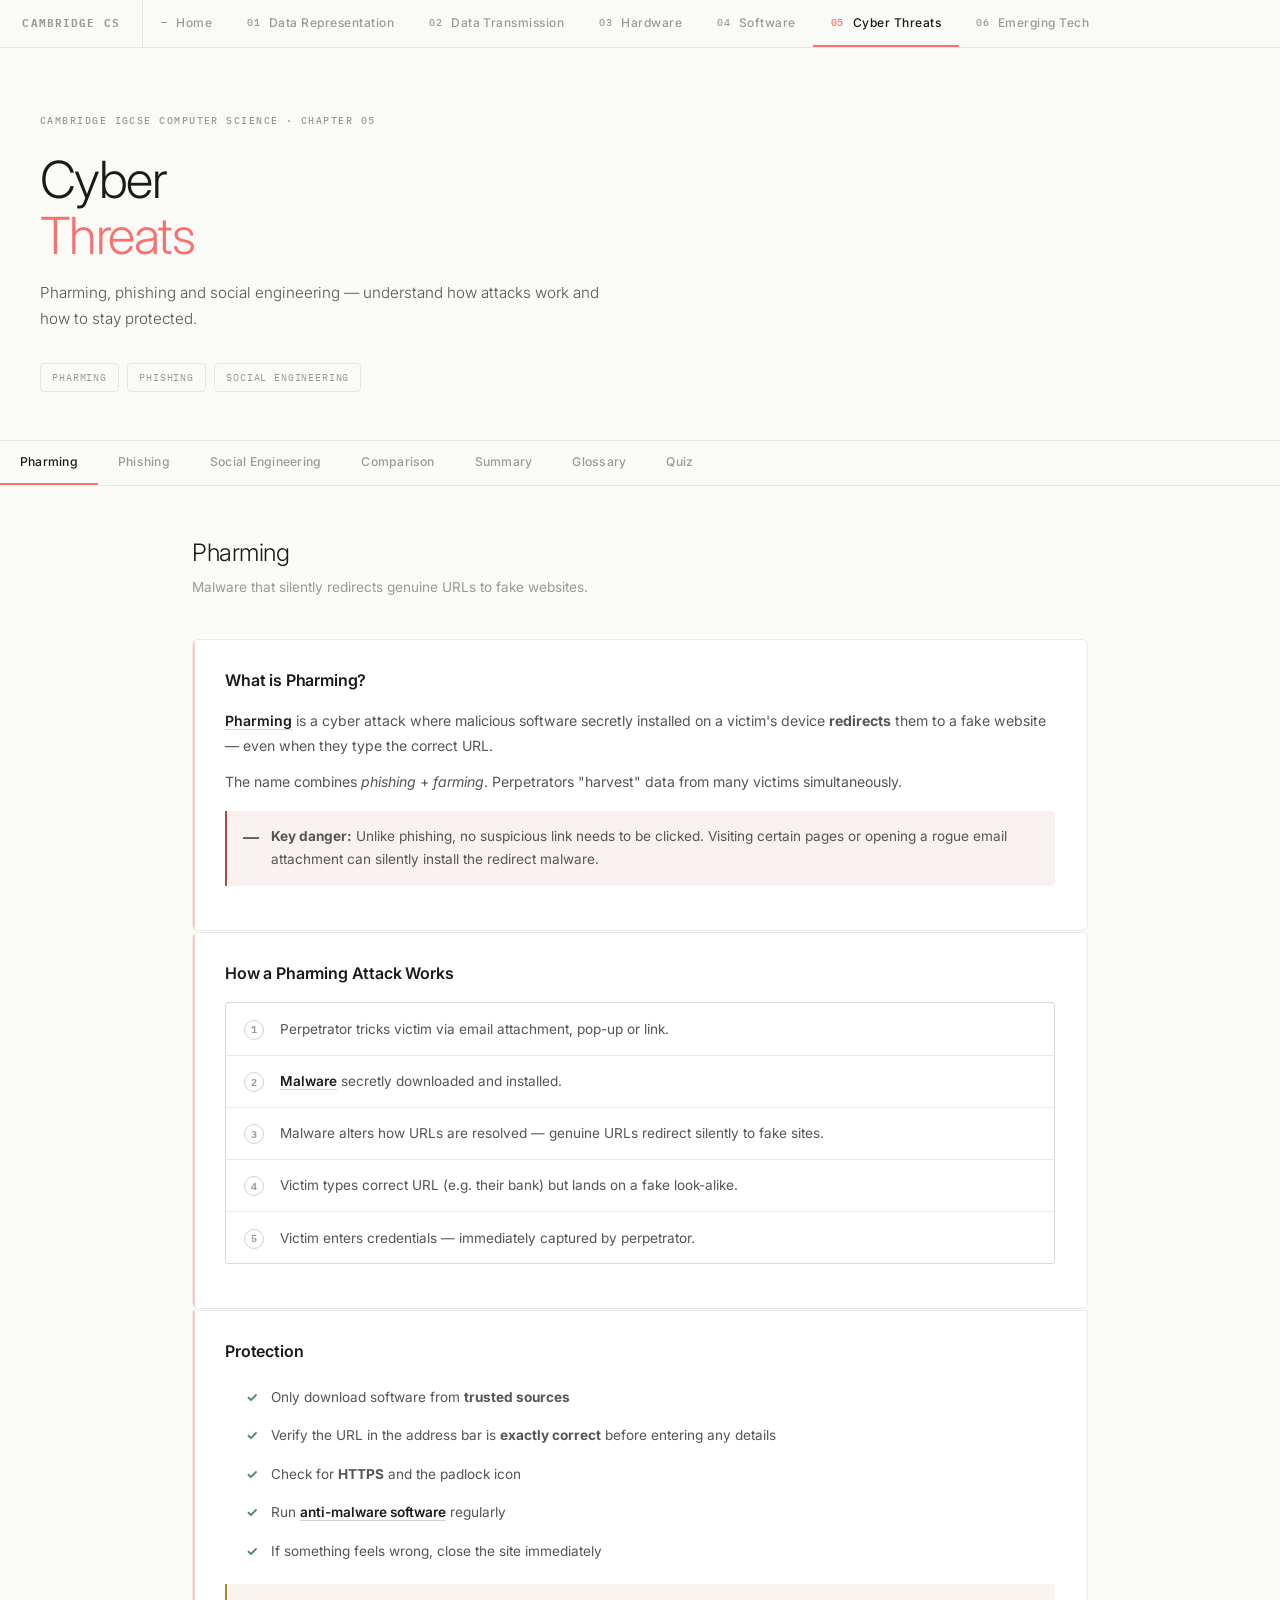
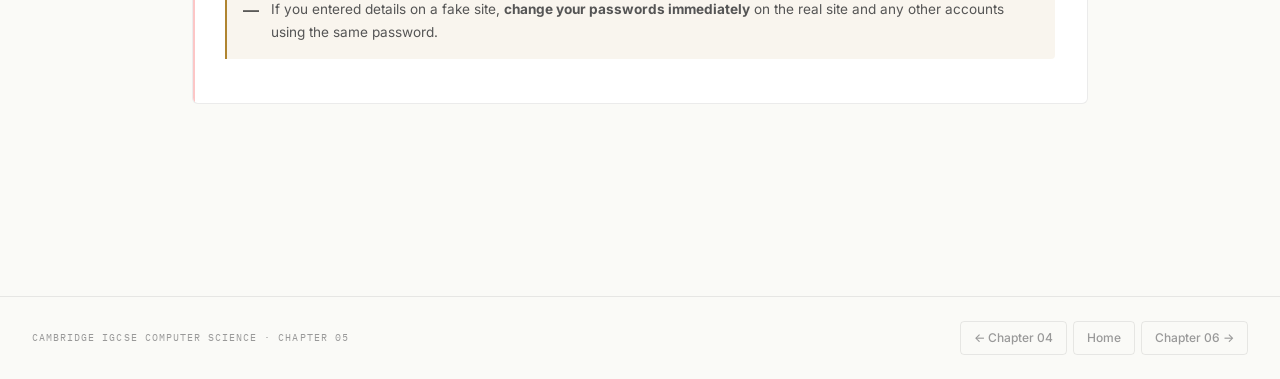
<file: project/chapter5.html>
<!DOCTYPE html>
<html lang="en">
<head>
<meta charset="UTF-8">
<meta name="viewport" content="width=device-width, initial-scale=1.0">
<title>Chapter 5 — Cyber Threats | Cambridge IGCSE Computer Science</title>
<link rel="stylesheet" href="shared.css">
<style>
  :root { --accent: #f87171; }
  .checklist { list-style:none; margin:.5rem 0; }
  .checklist li { padding:.35rem 0 .35rem 1.6rem; position:relative; font-size:.85rem; color:var(--text-2); line-height:1.6; }
  .checklist li::before { content:'✓'; position:absolute; left:0; color:var(--clr-ok); font-weight:700; }
</style>
</head>
<body>

<nav class="site-nav">
  <div class="logo">Cambridge CS</div>
  <a href="index.html"><span class="ch-num">—</span> Home</a>
  <a href="chapter1.html"><span class="ch-num">01</span> Data Representation</a>
  <a href="chapter2.html"><span class="ch-num">02</span> Data Transmission</a>
  <a href="chapter3.html"><span class="ch-num">03</span> Hardware</a>
  <a href="chapter4.html"><span class="ch-num">04</span> Software</a>
  <a href="chapter5.html" class="active"><span class="ch-num">05</span> Cyber Threats</a>
  <a href="chapter6.html"><span class="ch-num">06</span> Emerging Tech</a>
</nav>

<header class="ch-header">
  <span class="chapter-tag">Cambridge IGCSE Computer Science · Chapter 05</span>
  <h1>Cyber<br><em>Threats</em></h1>
  <p class="subtitle">Pharming, phishing and social engineering — understand how attacks work and how to stay protected.</p>
  <div class="pills">
    <span class="pill">Pharming</span>
    <span class="pill">Phishing</span>
    <span class="pill">Social Engineering</span>
  </div>
</header>

<nav class="tab-nav">
  <button class="active" onclick="showTab('pharming',this)">Pharming</button>
  <button onclick="showTab('phishing',this)">Phishing</button>
  <button onclick="showTab('social',this)">Social Engineering</button>
  <button onclick="showTab('compare',this)">Comparison</button>
  <button onclick="showTab('summary',this)">Summary</button>
  <button onclick="showTab('glossary',this)">Glossary</button>
  <button onclick="showTab('quiz',this)">Quiz</button>
</nav>

<!-- PHARMING -->
<div id="pharming" class="tab-section active">
  <h1 class="section-title">Pharming</h1>
  <p class="section-sub">Malware that silently redirects genuine URLs to fake websites.</p>

  <div class="card">
    <div class="card-accent"></div>
    <h2>What is Pharming?</h2>
    <p><span class="kw">Pharming</span> is a cyber attack where malicious software secretly installed on a victim's device <strong>redirects</strong> them to a fake website — even when they type the correct URL.</p>
    <p>The name combines <em>phishing</em> + <em>farming</em>. Perpetrators "harvest" data from many victims simultaneously.</p>
    <div class="callout danger"><span class="ico">—</span><p><strong>Key danger:</strong> Unlike phishing, no suspicious link needs to be clicked. Visiting certain pages or opening a rogue email attachment can silently install the redirect malware.</p></div>
  </div>

  <div class="card">
    <div class="card-accent"></div>
    <h2>How a Pharming Attack Works</h2>
    <div class="steps">
      <div class="step"><div class="step-num">1</div><p>Perpetrator tricks victim via email attachment, pop-up or link.</p></div>
      <div class="step"><div class="step-num">2</div><p><span class="kw">Malware</span> secretly downloaded and installed.</p></div>
      <div class="step"><div class="step-num">3</div><p>Malware alters how URLs are resolved — genuine URLs redirect silently to fake sites.</p></div>
      <div class="step"><div class="step-num">4</div><p>Victim types correct URL (e.g. their bank) but lands on a fake look-alike.</p></div>
      <div class="step"><div class="step-num">5</div><p>Victim enters credentials — immediately captured by perpetrator.</p></div>
    </div>
  </div>

  <div class="card">
    <div class="card-accent"></div>
    <h2>Protection</h2>
    <ul class="checklist">
      <li>Only download software from <strong>trusted sources</strong></li>
      <li>Verify the URL in the address bar is <strong>exactly correct</strong> before entering any details</li>
      <li>Check for <strong>HTTPS</strong> and the padlock icon</li>
      <li>Run <span class="kw">anti-malware software</span> regularly</li>
      <li>If something feels wrong, close the site immediately</li>
    </ul>
    <div class="callout warn"><span class="ico">—</span><p>If you entered details on a fake site, <strong>change your passwords immediately</strong> on the real site and any other accounts using the same password.</p></div>
  </div>
</div>

<!-- PHISHING -->
<div id="phishing" class="tab-section">
  <h1 class="section-title">Phishing</h1>
  <p class="section-sub">Fake emails designed to steal personal data.</p>

  <div class="card">
    <div class="card-accent"></div>
    <h2>What is Phishing?</h2>
    <p><span class="kw">Phishing</span> uses <strong>fake emails</strong> designed to look like they come from trusted organisations — banks, social media platforms, government agencies. The goal is to trick victims into providing personal data.</p>
    <p>Named after "fishing" — cast many fake emails as bait, wait for victims to bite.</p>
    <div class="callout danger"><span class="ico">—</span><p>Goal: steal usernames, passwords, credit card numbers — used for fraud and identity theft.</p></div>
  </div>

  <div class="card">
    <div class="card-accent"></div>
    <h2>Common Tactics</h2>
    <div class="steps">
      <div class="step"><div class="step-num">!</div><p><strong>"Unusual account activity detected"</strong> — log in immediately to verify.</p></div>
      <div class="step"><div class="step-num">!</div><p><strong>"You've won a prize"</strong> — click here to claim and enter your details.</p></div>
      <div class="step"><div class="step-num">!</div><p><strong>"Confirm your recent purchase"</strong> — click to dispute this transaction.</p></div>
      <div class="step"><div class="step-num">!</div><p><strong>"Tax refund available"</strong> — enter bank details to receive payment.</p></div>
    </div>
  </div>

  <div class="card">
    <div class="card-accent"></div>
    <h2>How to Spot a Phishing Email</h2>
    <h3>Check the email</h3>
    <ul class="checklist">
      <li>Spelling mistakes and grammar errors</li>
      <li>Generic greeting: "Dear Customer" rather than your name</li>
      <li>Hover over links (don't click) — check the real destination URL</li>
      <li>Sender email domain doesn't match the real company</li>
    </ul>
    <h3>Check the website (if you clicked)</h3>
    <ul class="checklist">
      <li>URL in address bar exactly correct?</li>
      <li>HTTPS and padlock present?</li>
      <li>Site looks identical to the real one?</li>
    </ul>
    <div class="callout tip"><span class="ico">—</span><p>Legitimate organisations never ask for passwords or credit card details via email links. When in doubt — navigate to the real site by typing the URL yourself.</p></div>
  </div>
</div>

<!-- SOCIAL ENGINEERING -->
<div id="social" class="tab-section">
  <h1 class="section-title">Social Engineering</h1>
  <p class="section-sub">Exploiting human psychology rather than technical vulnerabilities.</p>

  <div class="card">
    <div class="card-accent"></div>
    <h2>What is Social Engineering?</h2>
    <p><span class="kw">Social engineering</span> manipulates and deceives <strong>people</strong> rather than hacking systems. Perpetrators exploit human psychology — trust, fear, helpfulness — to obtain confidential information.</p>
    <p>Phishing is one form. But social engineering also happens in person and by phone.</p>
    <div class="callout warn"><span class="ico">—</span><p>The vulnerability being exploited is <em>human behaviour</em>, not a software bug. Technology alone cannot fully defend against it.</p></div>
  </div>

  <div class="card">
    <div class="card-accent"></div>
    <h2>Real-World Examples</h2>
    <h3>Example 1 — Fake IT Technician</h3>
    <p>A perpetrator calls an employee claiming to be from IT, says there is a problem on their computer, and asks for login details to fix it remotely. An employee with a genuine IT issue that day may believe the call and hand over credentials.</p>
    <div class="callout danger"><span class="ico">—</span><p>Legitimate IT staff never ask for your password. Hang up and call your IT department on a known number.</p></div>
    <h3>Example 2 — The Friendly Stranger</h3>
    <p>Over several meetings at a café, a perpetrator builds rapport and casually asks about company systems, data storage and security. The employee thinks it is friendly conversation. The perpetrator is building a profile to attack the network.</p>
    <h3>Example 3 — Social Media Quizzes</h3>
    <p>Fun quizzes asking for your first pet's name, first car, favourite teacher etc. — many people use exactly this as password components. Completing these gives perpetrators a list for brute-force attacks.</p>
  </div>

  <div class="card">
    <div class="card-accent"></div>
    <h2>Protection</h2>
    <ul class="checklist">
      <li>Use <span class="kw">access levels</span> — employees see only the data they need</li>
      <li><strong>Train employees</strong> to recognise manipulation tactics</li>
      <li>Never share passwords — even with people claiming to be IT staff</li>
      <li>Set social media <strong>privacy settings</strong> to maximum</li>
      <li>Do not fill in social media quizzes asking personal questions</li>
      <li>Verify identity independently before providing any information</li>
    </ul>
  </div>
</div>

<!-- COMPARE -->
<div id="compare" class="tab-section">
  <h1 class="section-title">Comparing the Three Threats</h1>
  <p class="section-sub">Key differences and shared characteristics.</p>

  <div class="card">
    <div class="card-accent"></div>
    <h2>Side-by-Side Comparison</h2>
    <table class="styled-table">
      <thead><tr><th>Feature</th><th>Pharming</th><th>Phishing</th><th>Social Engineering</th></tr></thead>
      <tbody>
        <tr><td>Method</td><td>Malware on device</td><td>Fake email</td><td>Manipulating people</td></tr>
        <tr><td>Trigger</td><td>Typing correct URL</td><td>Clicking a link</td><td>Any contact</td></tr>
        <tr><td>Suspicious link needed?</td><td>No</td><td>Yes</td><td>No</td></tr>
        <tr><td>Goal</td><td>Steal personal data</td><td>Steal personal data</td><td>Data or system access</td></tr>
        <tr><td>Protection</td><td>Anti-malware + HTTPS</td><td>Check email + verify URLs</td><td>Training + access levels</td></tr>
      </tbody>
    </table>
    <div class="callout tip"><span class="ico">—</span><p>Common exam mistake: confusing pharming and phishing. Pharming = malware redirects your device. Phishing = fake email. Social engineering = broader category including phishing and others.</p></div>
  </div>
</div>

<!-- SUMMARY -->
<div id="summary" class="tab-section">
  <h1 class="section-title">Chapter 5 — Summary</h1>
  <p class="section-sub">All three threats at a glance.</p>
  <div class="summary-grid">
    <div class="summary-tile"><h4>Pharming — what</h4><p>Malware redirects genuine URL to fake site silently.</p></div>
    <div class="summary-tile"><h4>Pharming — aim</h4><p>Steal passwords and payment details for fraud or identity theft.</p></div>
    <div class="summary-tile"><h4>Pharming — protection</h4><p>Anti-malware, check HTTPS/URL carefully.</p></div>
    <div class="summary-tile"><h4>Phishing — what</h4><p>Fake email pretending to be a trusted organisation; link to fake site.</p></div>
    <div class="summary-tile"><h4>Phishing — aim</h4><p>Steal login credentials and financial details.</p></div>
    <div class="summary-tile"><h4>Phishing — protection</h4><p>Check spelling, personalisation, hover links, verify HTTPS.</p></div>
    <div class="summary-tile"><h4>Social Eng. — what</h4><p>Manipulating people rather than systems to reveal confidential info.</p></div>
    <div class="summary-tile"><h4>Social Eng. — aim</h4><p>Data for fraud, identity theft or corporate espionage.</p></div>
    <div class="summary-tile"><h4>Social Eng. — protection</h4><p>Access levels, employee training, privacy settings, never share passwords.</p></div>
    <div class="summary-tile"><h4>Key distinction</h4><p>Pharming = malware on device. Phishing = fake email. Social engineering = exploits humans directly.</p></div>
  </div>
</div>

<!-- GLOSSARY -->
<div id="glossary" class="tab-section">
  <h1 class="section-title">Glossary</h1>
  <p class="section-sub">Key terms from Chapter 5.</p>
  <div class="card">
    <div class="glossary-item"><span class="glossary-term">Pharming</span><span class="glossary-def">A cyber attack where malware on a user's device redirects a genuine URL to a fake website.</span></div>
    <div class="glossary-item"><span class="glossary-term">Phishing</span><span class="glossary-def">A cyber attack using fake emails designed to look genuine, tricking users into providing personal data.</span></div>
    <div class="glossary-item"><span class="glossary-term">Social engineering</span><span class="glossary-def">Manipulating people — rather than systems — into revealing confidential information.</span></div>
    <div class="glossary-item"><span class="glossary-term">Malware</span><span class="glossary-def">Malicious software designed to damage, disrupt or gain unauthorised access to a system.</span></div>
    <div class="glossary-item"><span class="glossary-term">Anti-malware</span><span class="glossary-def">Software that scans for malicious files, quarantines and removes them.</span></div>
    <div class="glossary-item"><span class="glossary-term">HTTPS</span><span class="glossary-def">Hypertext Transfer Protocol Secure — encrypted web communication, shown as a padlock in the browser.</span></div>
    <div class="glossary-item"><span class="glossary-term">Access level</span><span class="glossary-def">The data and resources a user is permitted to access, linked to their role in an organisation.</span></div>
    <div class="glossary-item"><span class="glossary-term">Identity theft</span><span class="glossary-def">Using stolen personal data to impersonate the victim, typically for financial gain.</span></div>
    <div class="glossary-item"><span class="glossary-term">Brute-force attack</span><span class="glossary-def">Trying many password combinations until the correct one is found.</span></div>
  </div>
</div>

<!-- QUIZ -->
<div id="quiz" class="tab-section">
  <h1 class="section-title">Quiz</h1>
  <p class="section-sub">Ten questions on Chapter 5.</p>
  <div id="q-container"></div>
  <div class="quiz-actions">
    <button class="btn" id="submit-btn" onclick="submitQuiz()" disabled>Submit Answers</button>
    <button class="btn secondary" onclick="resetQuiz()">Reset</button>
  </div>
  <div id="quiz-results" class="quiz-results"></div>
</div>

<footer class="chapter-footer">
  <span class="brand">Cambridge IGCSE Computer Science · Chapter 05</span>
  <div class="nav-links">
    <a href="chapter4.html">← Chapter 04</a>
    <a href="index.html">Home</a>
    <a href="chapter6.html">Chapter 06 →</a>
  </div>
</footer>

<script>
function showTab(id,btn){document.querySelectorAll('.tab-section').forEach(s=>s.classList.remove('active'));document.querySelectorAll('.tab-nav button').forEach(b=>b.classList.remove('active'));document.getElementById(id).classList.add('active');if(btn)btn.classList.add('active');window.scrollTo({top:document.querySelector('.tab-nav').offsetTop-48,behavior:'smooth'});}
const questions=[
  {q:"What is pharming?",opts:["Fake email to trick users into clicking a link","Malware that redirects genuine URLs to fake websites","Bots flooding a web server","Software recording keystrokes"],ans:1},
  {q:"What method does phishing use?",opts:["Malware on victim's hard drive","Flooding the server","Fake email from a trusted-looking source","Breaking into a network through a port"],ans:2},
  {q:"Primary aim of pharming and phishing:",opts:["Crash the victim's server","Encrypt files and demand ransom","Steal personal data — passwords and payment details","Send spam advertisements"],ans:2},
  {q:"Most effective protection against pharming:",opts:["Using a proxy server","Limiting password attempts","Anti-malware software and checking HTTPS","Two-step verification only"],ans:2},
  {q:"How does social engineering differ from hacking?",opts:["Only affects large companies","Exploits human psychology, not technical vulnerabilities","Always requires malware","Can only be done by email"],ans:1},
  {q:"Calling an employee claiming to be IT and asking for login details is:",opts:["Phishing","Pharming","DDoS attack","Social engineering"],ans:3},
  {q:"Which sign suggests a phishing email?",opts:["Uses HTTPS in links","Personalised with full name","Addressed 'Dear Customer' with spelling mistakes","Comes from a free email service"],ans:2},
  {q:"If you entered details on a fake phishing website, you should:",opts:["Wait and see","Contact the fake site","Immediately change password on real site and any same-password accounts","Run a firewall scan only"],ans:2},
  {q:"Which measure protects against social engineering by limiting data access?",opts:["Anti-malware","Access levels linked to usernames","Encrypting outgoing emails","Proxy server"],ans:1},
  {q:"Why are social media quizzes asking personal questions a risk?",opts:["They install malware","They email your contacts","People often use that kind of personal info as passwords","They redirect to fake websites"],ans:2}
];
let answers=Array(questions.length).fill(null);
function renderQuiz(){const c=document.getElementById('q-container');c.innerHTML='';questions.forEach((q,i)=>{const d=document.createElement('div');d.className='quiz-card';d.innerHTML=`<div class="q-num">Q${String(i+1).padStart(2,'0')} / ${questions.length}</div><div class="q-text">${q.q}</div><div class="quiz-options">${q.opts.map((o,j)=>`<button class="quiz-opt${answers[i]===j?' selected':''}" onclick="selAns(${i},${j},this)">${o}</button>`).join('')}</div>`;c.appendChild(d);});updateBtn();}
function selAns(qi,oi,el){answers[qi]=oi;el.closest('.quiz-options').querySelectorAll('.quiz-opt').forEach((b,j)=>b.classList.toggle('selected',j===oi));updateBtn();}
function updateBtn(){const n=answers.filter(a=>a!==null).length;const btn=document.getElementById('submit-btn');btn.disabled=n<questions.length;btn.textContent=n<questions.length?`Submit (${n}/${questions.length})`:'Submit Answers';}
function submitQuiz(){let score=0;answers.forEach((a,i)=>{if(a===questions[i].ans)score++;});const pct=Math.round(score/questions.length*100);const res=document.getElementById('quiz-results');let html=`<h3>Score: <span class="score-badge">${score} / ${questions.length} — ${pct}%</span></h3><p style="margin:.5rem 0 1.2rem;font-size:.82rem;color:var(--text-3);">Review below.</p>`;questions.forEach((q,i)=>{const ok=answers[i]===q.ans;html+=`<div class="result-item ${ok?'correct-res':'wrong-res'}"><div class="result-item-header">${ok?'✓':'✗'} Q${i+1}. ${q.q}</div>${!ok?`<p class="your-ans">Your answer: ${q.opts[answers[i]]}</p>`:''}<p class="correct-ans">Correct: ${q.opts[q.ans]}</p></div>`;});html+=`<button class="btn secondary" style="margin-top:1.2rem;" onclick="resetQuiz()">Try Again</button>`;res.innerHTML=html;res.classList.add('show');}
function resetQuiz(){answers=Array(questions.length).fill(null);document.getElementById('quiz-results').classList.remove('show');renderQuiz();}
renderQuiz();
</script>
</body>
</html>
</file>
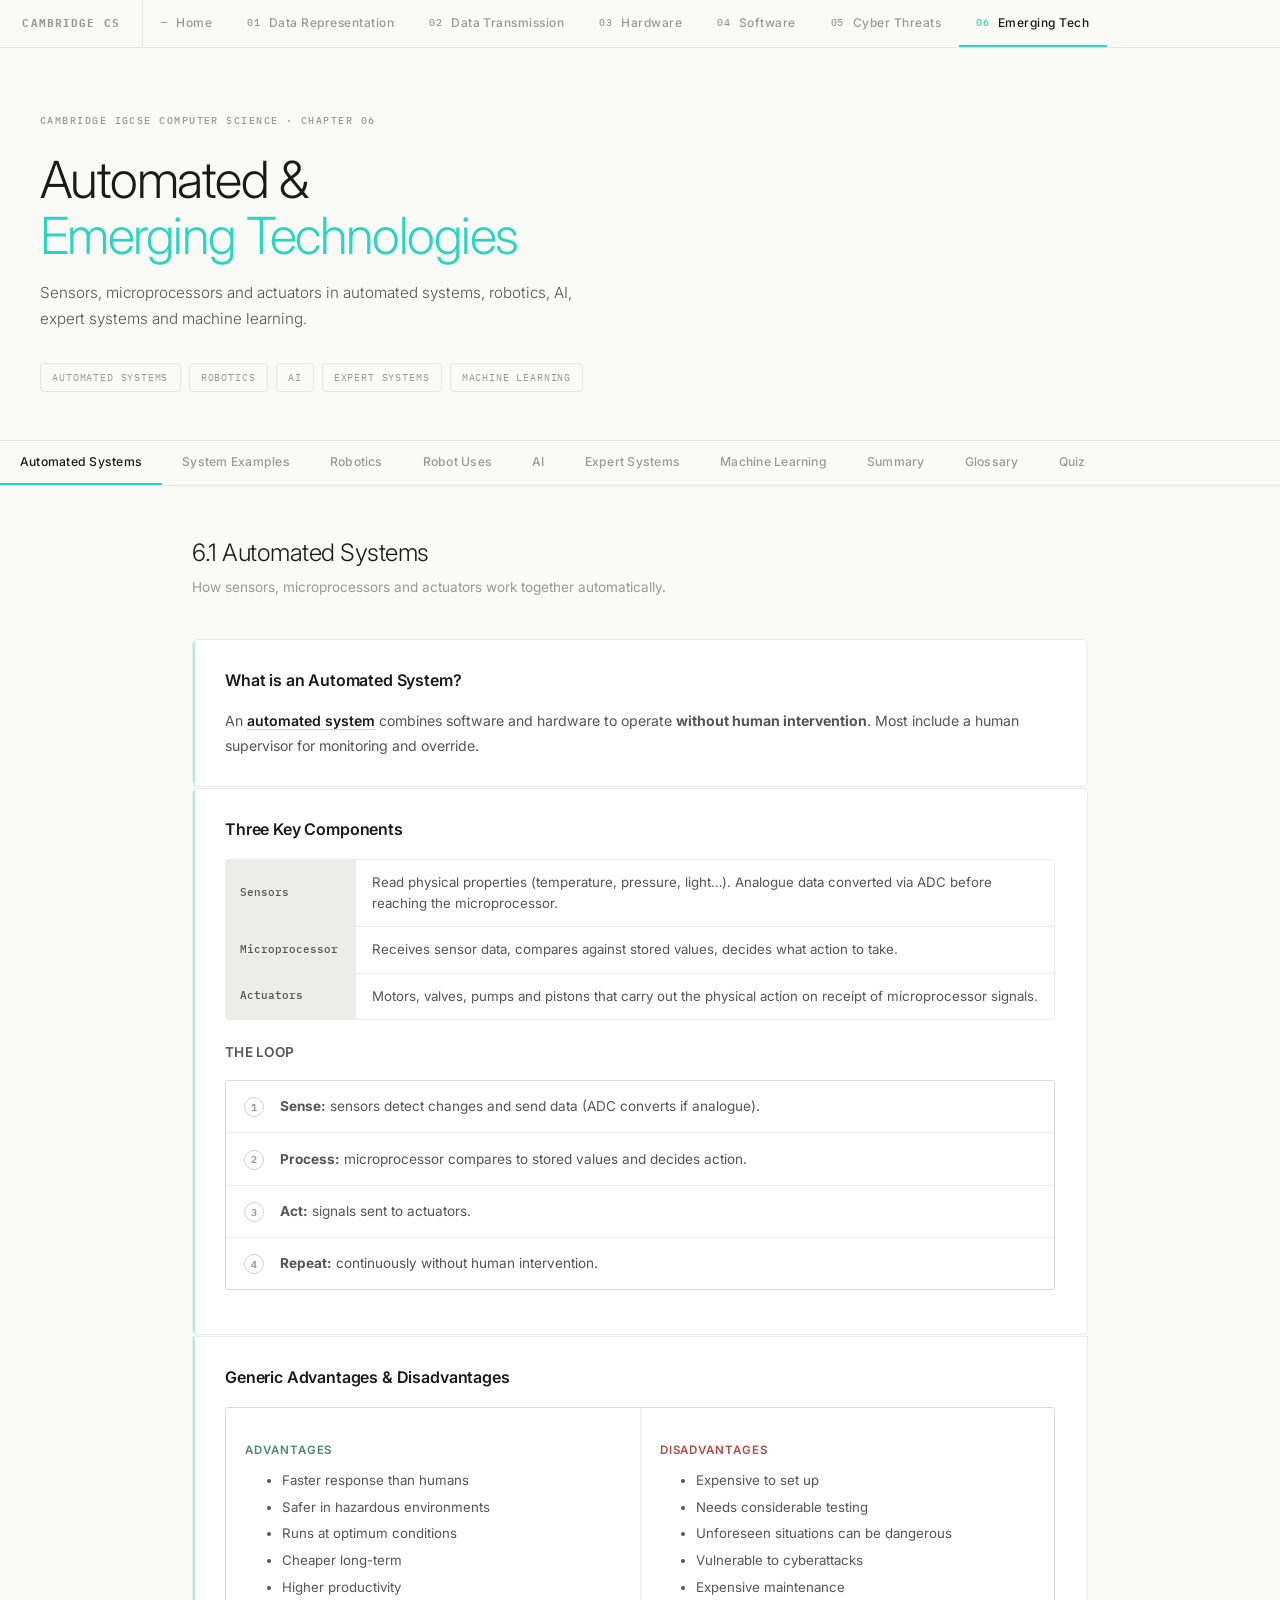
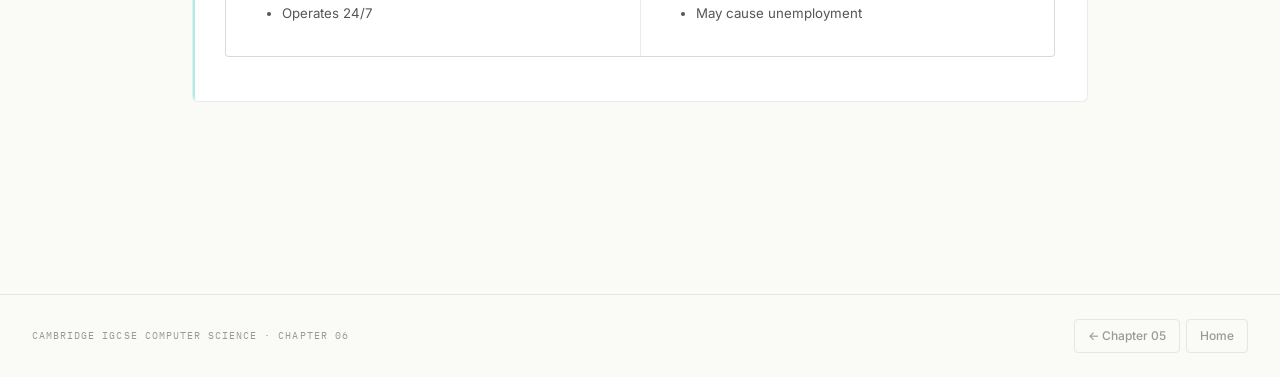
<file: project/chapter6.html>
<!DOCTYPE html>
<html lang="en">
<head>
<meta charset="UTF-8">
<meta name="viewport" content="width=device-width, initial-scale=1.0">
<title>Chapter 6 — Automated &amp; Emerging Technologies | Cambridge IGCSE Computer Science</title>
<link rel="stylesheet" href="shared.css">
<style>
  :root { --accent: #2dd4bf; }
</style>
</head>
<body>

<nav class="site-nav">
  <div class="logo">Cambridge CS</div>
  <a href="index.html"><span class="ch-num">—</span> Home</a>
  <a href="chapter1.html"><span class="ch-num">01</span> Data Representation</a>
  <a href="chapter2.html"><span class="ch-num">02</span> Data Transmission</a>
  <a href="chapter3.html"><span class="ch-num">03</span> Hardware</a>
  <a href="chapter4.html"><span class="ch-num">04</span> Software</a>
  <a href="chapter5.html"><span class="ch-num">05</span> Cyber Threats</a>
  <a href="chapter6.html" class="active"><span class="ch-num">06</span> Emerging Tech</a>
</nav>

<header class="ch-header">
  <span class="chapter-tag">Cambridge IGCSE Computer Science · Chapter 06</span>
  <h1>Automated &amp;<br><em>Emerging Technologies</em></h1>
  <p class="subtitle">Sensors, microprocessors and actuators in automated systems, robotics, AI, expert systems and machine learning.</p>
  <div class="pills">
    <span class="pill">Automated Systems</span>
    <span class="pill">Robotics</span>
    <span class="pill">AI</span>
    <span class="pill">Expert Systems</span>
    <span class="pill">Machine Learning</span>
  </div>
</header>

<nav class="tab-nav">
  <button class="active" onclick="showTab('automated',this)">Automated Systems</button>
  <button onclick="showTab('examples',this)">System Examples</button>
  <button onclick="showTab('robotics',this)">Robotics</button>
  <button onclick="showTab('robot-uses',this)">Robot Uses</button>
  <button onclick="showTab('ai',this)">AI</button>
  <button onclick="showTab('expert',this)">Expert Systems</button>
  <button onclick="showTab('ml',this)">Machine Learning</button>
  <button onclick="showTab('summary',this)">Summary</button>
  <button onclick="showTab('glossary',this)">Glossary</button>
  <button onclick="showTab('quiz',this)">Quiz</button>
</nav>

<!-- AUTOMATED SYSTEMS -->
<div id="automated" class="tab-section active">
  <h1 class="section-title">6.1 Automated Systems</h1>
  <p class="section-sub">How sensors, microprocessors and actuators work together automatically.</p>

  <div class="card">
    <div class="card-accent"></div>
    <h2>What is an Automated System?</h2>
    <p>An <span class="kw">automated system</span> combines software and hardware to operate <strong>without human intervention</strong>. Most include a human supervisor for monitoring and override.</p>
  </div>

  <div class="card">
    <div class="card-accent"></div>
    <h2>Three Key Components</h2>
    <div class="role-table">
      <div class="role-row"><div class="role-label">Sensors</div><div class="role-content">Read physical properties (temperature, pressure, light…). Analogue data converted via ADC before reaching the microprocessor.</div></div>
      <div class="role-row"><div class="role-label">Microprocessor</div><div class="role-content">Receives sensor data, compares against stored values, decides what action to take.</div></div>
      <div class="role-row"><div class="role-label">Actuators</div><div class="role-content">Motors, valves, pumps and pistons that carry out the physical action on receipt of microprocessor signals.</div></div>
    </div>
    <h3>The Loop</h3>
    <div class="steps">
      <div class="step"><div class="step-num">1</div><p><strong>Sense:</strong> sensors detect changes and send data (ADC converts if analogue).</p></div>
      <div class="step"><div class="step-num">2</div><p><strong>Process:</strong> microprocessor compares to stored values and decides action.</p></div>
      <div class="step"><div class="step-num">3</div><p><strong>Act:</strong> signals sent to actuators.</p></div>
      <div class="step"><div class="step-num">4</div><p><strong>Repeat:</strong> continuously without human intervention.</p></div>
    </div>
  </div>

  <div class="card">
    <div class="card-accent"></div>
    <h2>Generic Advantages &amp; Disadvantages</h2>
    <div class="compare-grid">
      <div class="compare-col pro"><h4>Advantages</h4><ul><li>Faster response than humans</li><li>Safer in hazardous environments</li><li>Runs at optimum conditions</li><li>Cheaper long-term</li><li>Higher productivity</li><li>Operates 24/7</li></ul></div>
      <div class="compare-col con"><h4>Disadvantages</h4><ul><li>Expensive to set up</li><li>Needs considerable testing</li><li>Unforeseen situations can be dangerous</li><li>Vulnerable to cyberattacks</li><li>Expensive maintenance</li><li>May cause unemployment</li></ul></div>
    </div>
  </div>
</div>

<!-- EXAMPLES -->
<div id="examples" class="tab-section">
  <h1 class="section-title">Automated System Examples</h1>
  <p class="section-sub">Real-world applications from the syllabus.</p>

  <div class="card">
    <div class="card-accent"></div>
    <h2>Industrial</h2>
    <div class="example-block"><h4>Nuclear Power Station</h4><p>A Distributed Control System (DCS) monitors sensors for temperature, pressure, flow and radiation. If readings fall outside safe limits, actuators operate pumps, valves or trigger emergency shutdown. Human supervisor can override at any time.</p></div>
    <div class="example-block"><h4>Paracetamol Manufacture</h4><p>Two simultaneous processes — synthesis and tablet pressing. Sensors feed data to central computer; actuators control pumps, heaters, stirrers and pistons.</p></div>
  </div>

  <div class="card">
    <div class="card-accent"></div>
    <h2>Transport</h2>
    <div class="example-block"><h4>Self-Parking Cars</h4><p>Sensors and cameras measure parking space as the driver passes. Computer alerts driver when suitable space found. Actuators then control steering, brakes and throttle.</p></div>
    <div class="example-block"><h4>Adaptive Cruise Control</h4><p>Lasers measure distance to vehicle ahead. Too close → actuators brake/reduce throttle. Safe distance and slow → increase throttle. Driver sets target speed.</p></div>
  </div>

  <div class="card">
    <div class="card-accent"></div>
    <h2>Agriculture &amp; Science</h2>
    <div class="example-block"><h4>Irrigation System</h4><p>Ultrasonic level sensors send data every 10 minutes. Controller cross-references weather station data; activates water pumps via actuators. Remote supervisor can override.</p></div>
    <div class="example-block"><h4>Automated Weather Station</h4><p>Thermometer, anemometer (wind), hygrometer (humidity), barometer (pressure), level sensor (rainfall), light sensor (daylight). Data stored automatically to a central database.</p></div>
    <div class="example-block"><h4>Pharmaceutical Lab</h4><p>Level sensors and colorimeter monitor experiment. Microprocessor controls a tap via actuator — multiple experiments run simultaneously with one supervisor.</p></div>
  </div>
</div>

<!-- ROBOTICS -->
<div id="robotics" class="tab-section">
  <h1 class="section-title">6.2 Robotics</h1>
  <p class="section-sub">Design, construction and operation of robots.</p>

  <div class="card">
    <div class="card-accent"></div>
    <h2>Three Characteristics of a Robot</h2>
    <div class="steps">
      <div class="step"><div class="step-num">1</div><p><strong>Sense surroundings</strong> — sensors detect the environment; data sent to microprocessor.</p></div>
      <div class="step"><div class="step-num">2</div><p><strong>Degree of movement</strong> — wheels, cogs, pistons, gears, motors. Interchangeable <span class="kw">end effectors</span> (welding torch, gripper, spray gun).</p></div>
      <div class="step"><div class="step-num">3</div><p><strong>Programmable controller</strong> — determines actions. Can be reprogrammed for different tasks.</p></div>
    </div>
    <div class="callout warn"><span class="ico">—</span><p>Many robots <strong>do not have AI</strong> — they perform fixed repetitive tasks. Chatbots and web crawlers are software programs, not robots — they don't meet all three characteristics.</p></div>
  </div>

  <div class="card">
    <div class="card-accent"></div>
    <h2>Independent vs Dependent</h2>
    <div class="compare-grid">
      <div class="compare-col pro"><h4>Independent (Autonomous)</h4><ul><li>No direct human control</li><li>Fully replace human activity</li><li>Examples: autonomous cars, drones, floor sweepers</li></ul></div>
      <div class="compare-col neutral"><h4>Dependent</h4><ul><li>Human interfaces directly</li><li>Supplements human activity</li><li>Examples: car assembly where robots and humans work together</li></ul></div>
    </div>
  </div>
</div>

<!-- ROBOT USES -->
<div id="robot-uses" class="tab-section">
  <h1 class="section-title">Uses of Robots</h1>
  <p class="section-sub">Industry, transport, agriculture, medicine, domestic, entertainment.</p>

  <div class="card">
    <div class="card-accent"></div>
    <h2>Industry</h2>
    <p>Programmed by: (1) pre-written instruction sequences, or (2) human demonstrating the task — movements recorded and replayed.</p>
    <div class="compare-grid">
      <div class="compare-col pro"><h4>Advantages</h4><ul><li>Work in hazardous conditions</li><li>Operate 24/7</li><li>More consistent output</li><li>Better at repetitive tasks</li><li>Lower operating costs long-term</li></ul></div>
      <div class="compare-col con"><h4>Disadvantages</h4><ul><li>Struggle with non-standard tasks</li><li>Causes unemployment</li><li>Risk of deskilling workforce</li><li>High initial cost</li></ul></div>
    </div>
  </div>

  <div class="card">
    <div class="card-accent"></div>
    <h2>Autonomous Vehicles</h2>
    <p>Cameras, radar, ultrasonic sensors, microprocessors and actuators. Radar/ultrasonic build a 3D image in poor visibility.</p>
    <div class="compare-grid">
      <div class="compare-col pro"><h4>Advantages</h4><ul><li>Safer — removes human error</li><li>Better for environment</li><li>Reduced congestion</li><li>~100% lane capacity increase</li></ul></div>
      <div class="compare-col con"><h4>Disadvantages</h4><ul><li>Very expensive</li><li>Risk of hacking</li><li>Sensors fail in blizzards</li><li>Driver reluctance</li><li>Taxi-driver unemployment</li></ul></div>
    </div>
    <div class="callout info"><span class="ico">—</span><p><strong>Autonomous trains</strong> use LiDAR (laser-based 3D imaging), proximity sensors on doors, infrared cameras and GPS positioning.</p></div>
  </div>

  <div class="card">
    <div class="card-accent"></div>
    <h2>Agriculture, Medicine &amp; Domestic</h2>
    <ul>
      <li><strong>Agriculture:</strong> harvesting (vegebot), weed control, phenotyping (spectral/thermal sensors), seed-planting drones, autonomous tractors</li>
      <li><strong>Medicine:</strong> robotic surgery (high precision), prosthetic limbs, automated drug dispensing</li>
      <li><strong>Domestic:</strong> floor sweepers, lawn mowers, window cleaners, pool cleaners</li>
      <li><strong>Entertainment:</strong> friend robots, theme park animatronics, filming drones</li>
    </ul>
  </div>
</div>

<!-- AI -->
<div id="ai" class="tab-section">
  <h1 class="section-title">6.3 Artificial Intelligence</h1>
  <p class="section-sub">Simulating intelligent human behaviour in computers.</p>

  <div class="card">
    <div class="card-accent"></div>
    <h2>What is AI?</h2>
    <p><span class="kw">Artificial Intelligence</span> is the simulation of <strong>intelligent human behaviour</strong> by a computer — replicating cognitive functions: reasoning, learning, adapting, pattern recognition.</p>
    <div class="callout key"><span class="ico">—</span><p>AI is a collection of rules and data + the ability to reason, learn and adapt to external stimuli.</p></div>
  </div>

  <div class="card">
    <div class="card-accent"></div>
    <h2>Three Categories</h2>
    <div class="role-table">
      <div class="role-row"><div class="role-label">Narrow AI</div><div class="role-content">Superior to humans at <strong>one specific task</strong>. e.g. chess engine beating world champions.</div></div>
      <div class="role-row"><div class="role-label">General AI</div><div class="role-content">Performs <strong>similarly</strong> to humans at a specific task.</div></div>
      <div class="role-row"><div class="role-label">Strong AI</div><div class="role-content">Superior to humans across <strong>many tasks</strong>.</div></div>
    </div>
  </div>

  <div class="card">
    <div class="card-accent"></div>
    <h2>Examples in Use</h2>
    <ul>
      <li><strong>Smart assistants</strong> — Alexa, Siri, Google Now: recognise voice commands, learn over time</li>
      <li><strong>Chatbots</strong> — replicate human conversation patterns</li>
      <li><strong>Autonomous cars</strong> — real-time decision making</li>
      <li><strong>Facial expression recognition</strong> — identifies emotional states from landmark positions</li>
      <li><strong>News generation</strong> — automated articles from live data feeds</li>
    </ul>
    <div class="callout info"><span class="ico">—</span><p>The <strong>Turing Test</strong> measures whether a machine's responses are indistinguishable from a human's.</p></div>
  </div>
</div>

<!-- EXPERT SYSTEMS -->
<div id="expert" class="tab-section">
  <h1 class="section-title">6.4 Expert Systems</h1>
  <p class="section-sub">AI that mimics the knowledge and reasoning of human experts.</p>

  <div class="card">
    <div class="card-accent"></div>
    <h2>Components</h2>
    <div class="role-table">
      <div class="role-row"><div class="role-label">User Interface</div><div class="role-content">Dialogue-based interaction; typically Yes/No questions based on previous answers.</div></div>
      <div class="role-row"><div class="role-label">Inference Engine</div><div class="role-content">Main processing element. Searches knowledge base, applies inference rules, draws conclusions. The "problem-solving" core.</div></div>
      <div class="role-row"><div class="role-label">Knowledge Base</div><div class="role-content">Repository of facts about the domain — objects and their attributes.</div></div>
      <div class="role-row"><div class="role-label">Rules Base</div><div class="role-content">IF-THEN inference rules used by the engine to draw conclusions.</div></div>
      <div class="role-row"><div class="role-label">Explanation System</div><div class="role-content">Tells users the reasoning behind conclusions so they can judge validity.</div></div>
    </div>
    <div class="example-block"><h4>Example Inference Rule</h4><p style="font-family:'IBM Plex Mono',monospace;font-size:.78rem;color:var(--text);">IF continent = "South America" AND language = "Portuguese"<br>THEN country = "Brazil"</p></div>
  </div>

  <div class="card">
    <div class="card-accent"></div>
    <h2>Applications &amp; Trade-offs</h2>
    <p>Used in: oil/mineral prospecting, medical diagnosis, equipment fault diagnostics, tax calculations, chess strategy, logistics routing.</p>
    <div class="compare-grid">
      <div class="compare-col pro"><h4>Advantages</h4><ul><li>High expertise and accuracy</li><li>Stores vast amounts of facts</li><li>Very fast responses</li><li>Unbiased analysis</li><li>Indicates probability of correctness</li></ul></div>
      <div class="compare-col con"><h4>Disadvantages</h4><ul><li>Requires considerable user training</li><li>High setup and maintenance costs</li><li>"Cold" responses (problematic in medicine)</li><li>Only as good as data entered</li><li>Users may assume infallibility</li></ul></div>
    </div>
  </div>
</div>

<!-- MACHINE LEARNING -->
<div id="ml" class="tab-section">
  <h1 class="section-title">6.5 Machine Learning</h1>
  <p class="section-sub">Algorithms that train on data to make predictions without being explicitly programmed.</p>

  <div class="card">
    <div class="card-accent"></div>
    <h2>What is Machine Learning?</h2>
    <p><span class="kw">Machine learning</span> is a sub-set of AI where algorithms are <strong>trained</strong> on data and can make predictions or decisions on new data — without being specifically programmed for each new scenario.</p>
    <div class="compare-grid">
      <div class="compare-col neutral"><h4>AI (broader)</h4><ul><li>Simulates human intelligence</li><li>Aims to think like humans</li><li>Includes machine learning</li></ul></div>
      <div class="compare-col neutral"><h4>Machine Learning (sub-set)</h4><ul><li>Trains algorithms on data</li><li>Makes decisions without explicit programming</li><li>Learns through data acquisition</li></ul></div>
    </div>
  </div>

  <div class="card">
    <div class="card-accent"></div>
    <h2>Model Development Process</h2>
    <div class="steps">
      <div class="step"><div class="step-num">1</div><p><strong>Data collection</strong> — surveys, web scraping, transaction records.</p></div>
      <div class="step"><div class="step-num">2</div><p><strong>Data cleaning</strong> — remove redundant or irrelevant data.</p></div>
      <div class="step"><div class="step-num">3</div><p><strong>Exploration</strong> — examine cleaned data for patterns.</p></div>
      <div class="step"><div class="step-num">4</div><p><strong>Build model</strong> — train algorithm on real example data.</p></div>
      <div class="step"><div class="step-num">5</div><p><strong>Evaluate</strong> — test with known outcomes; adjust as needed.</p></div>
    </div>
  </div>

  <div class="card">
    <div class="card-accent"></div>
    <h2>Examples</h2>
    <div class="example-block"><h4>Spam Email Detection</h4><p>Algorithm trained on known spam. Learns patterns: certain phrases, sender behaviour, header anomalies. Applied to new incoming emails to classify as spam or not.</p></div>
    <div class="example-block"><h4>Recommendation Systems</h4><p><strong>Collaboration filtering</strong>: if Customer A bought X, Y, Z and Customer B bought X and Y — recommend Z to Customer B. Powers Amazon, Netflix, Spotify.</p></div>
    <div class="example-block"><h4>Fraud Detection</h4><p>Trained on normal purchasing behaviour. Unusual activity (large purchase in foreign country) → fraud flagged or blocked.</p></div>
    <div class="example-block"><h4>Search Engines</h4><p>Learn from user behaviour. Answer found on page 1 → success. User goes to page 3 → failure. Rankings improve over time.</p></div>
  </div>
</div>

<!-- SUMMARY -->
<div id="summary" class="tab-section">
  <h1 class="section-title">Chapter 6 — Summary</h1>
  <p class="section-sub">All key emerging technology concepts at a glance.</p>
  <div class="summary-grid">
    <div class="summary-tile"><h4>Automated system</h4><p>Sensor → ADC → Microprocessor → Actuator. Runs without human intervention.</p></div>
    <div class="summary-tile"><h4>Control loop</h4><p>Sense → process → act → repeat. Actuator output feeds back into next sensor reading.</p></div>
    <div class="summary-tile"><h4>Robot characteristics</h4><p>Must: (1) sense surroundings, (2) have degree of movement, (3) be programmable.</p></div>
    <div class="summary-tile"><h4>Robot types</h4><p>Independent (autonomous, replace humans) vs Dependent (supplement, human oversight).</p></div>
    <div class="summary-tile"><h4>Autonomous vehicles</h4><p>Cameras + radar + ultrasonic + GPS + microprocessors + actuators. Safer but expensive; sensors fail in extreme conditions.</p></div>
    <div class="summary-tile"><h4>Agricultural robots</h4><p>Harvesting, weed control, phenotyping, seed-planting drones, autonomous tractors.</p></div>
    <div class="summary-tile"><h4>AI</h4><p>Simulates cognitive functions — reasoning, learning, adapting, pattern recognition. Narrow / General / Strong.</p></div>
    <div class="summary-tile"><h4>Expert systems</h4><p>Knowledge base + rules base + inference engine + user interface + explanation system.</p></div>
    <div class="summary-tile"><h4>Machine learning</h4><p>Sub-set of AI. Trains on data → predicts on new data. Spam, recommendations, fraud, search.</p></div>
  </div>
</div>

<!-- GLOSSARY -->
<div id="glossary" class="tab-section">
  <h1 class="section-title">Glossary</h1>
  <p class="section-sub">Key terms from Chapter 6.</p>
  <div class="card">
    <div class="glossary-item"><span class="glossary-term">Automated system</span><span class="glossary-def">Hardware and software (sensors, microprocessors, actuators) operating automatically without human intervention.</span></div>
    <div class="glossary-item"><span class="glossary-term">Actuator</span><span class="glossary-def">An output device (motor, valve, pump) converting microprocessor signals into physical actions.</span></div>
    <div class="glossary-item"><span class="glossary-term">Feedback loop</span><span class="glossary-def">In a control system, actuator output affects the next sensor reading, enabling continuous automatic adjustment.</span></div>
    <div class="glossary-item"><span class="glossary-term">Robotics</span><span class="glossary-def">The branch of computer science dealing with the design, construction and operation of robots.</span></div>
    <div class="glossary-item"><span class="glossary-term">End effector</span><span class="glossary-def">The interchangeable tool at the end of a robot arm (welding torch, spray gun, gripper).</span></div>
    <div class="glossary-item"><span class="glossary-term">LiDAR</span><span class="glossary-def">Light Detection and Ranging — laser pulses building a 3D image of surroundings. Used in autonomous trains and vehicles.</span></div>
    <div class="glossary-item"><span class="glossary-term">Artificial Intelligence</span><span class="glossary-def">Simulation of intelligent human behaviour — reasoning, learning, adapting — by a computer system.</span></div>
    <div class="glossary-item"><span class="glossary-term">Turing Test</span><span class="glossary-def">A test of whether a machine's responses are indistinguishable from a human's.</span></div>
    <div class="glossary-item"><span class="glossary-term">Expert system</span><span class="glossary-def">AI that mimics human expert knowledge to solve problems in a specific domain.</span></div>
    <div class="glossary-item"><span class="glossary-term">Inference engine</span><span class="glossary-def">The processing component of an expert system that applies rules to the knowledge base to draw conclusions.</span></div>
    <div class="glossary-item"><span class="glossary-term">Knowledge base</span><span class="glossary-def">Repository of domain facts used by an expert system's inference engine.</span></div>
    <div class="glossary-item"><span class="glossary-term">Rules base</span><span class="glossary-def">A set of IF-THEN inference rules used to draw conclusions in an expert system.</span></div>
    <div class="glossary-item"><span class="glossary-term">Machine learning</span><span class="glossary-def">A sub-set of AI where algorithms trained on data make predictions on new data without explicit programming.</span></div>
    <div class="glossary-item"><span class="glossary-term">Collaboration filtering</span><span class="glossary-def">ML technique recommending items based on behaviour of users with similar profiles.</span></div>
  </div>
</div>

<!-- QUIZ -->
<div id="quiz" class="tab-section">
  <h1 class="section-title">Quiz</h1>
  <p class="section-sub">Ten questions on Chapter 6.</p>
  <div id="q-container"></div>
  <div class="quiz-actions">
    <button class="btn" id="submit-btn" onclick="submitQuiz()" disabled>Submit Answers</button>
    <button class="btn secondary" onclick="resetQuiz()">Reset</button>
  </div>
  <div id="quiz-results" class="quiz-results"></div>
</div>

<footer class="chapter-footer">
  <span class="brand">Cambridge IGCSE Computer Science · Chapter 06</span>
  <div class="nav-links">
    <a href="chapter5.html">← Chapter 05</a>
    <a href="index.html">Home</a>
  </div>
</footer>

<script>
function showTab(id,btn){document.querySelectorAll('.tab-section').forEach(s=>s.classList.remove('active'));document.querySelectorAll('.tab-nav button').forEach(b=>b.classList.remove('active'));document.getElementById(id).classList.add('active');if(btn)btn.classList.add('active');window.scrollTo({top:document.querySelector('.tab-nav').offsetTop-48,behavior:'smooth'});}
const questions=[
  {q:"Three key components of every automated system:",opts:["CPU, RAM, hard drive","Sensors, microprocessors, actuators","Input, process, output devices","ADC, DAC, controller"],ans:1},
  {q:"What converts analogue sensor data to digital?",opts:["DAC","Bus","ADC","Firmware"],ans:2},
  {q:"To be classified as a robot, a machine must:",opts:["Have Wi-Fi, camera and GPS","Sense surroundings, have movement and be programmable","Have battery, wheels and AI","Have keyboard, screen and speaker"],ans:1},
  {q:"Autonomous trains use which technology to build 3D images?",opts:["Radar","Ultrasonic","LiDAR","Infrared cameras"],ans:2},
  {q:"AI superior to humans at ONE specific task is called:",opts:["Strong AI","General AI","Narrow AI","Deep learning"],ans:2},
  {q:"Role of the INFERENCE ENGINE in an expert system:",opts:["Stores domain facts","Provides user interface","Searches knowledge base and applies rules to draw conclusions","Displays reasoning to user"],ans:2},
  {q:"Machine learning is best described as:",opts:["A programming language for robots","Sub-set of AI where algorithms train on data to make decisions without explicit programming","Software controlling factory machines","Hardware enabling robot movement"],ans:1},
  {q:"Which ML technique recommends based on similar users' behaviour?",opts:["Neural network","Brute-force","Collaboration filtering","Decision tree"],ans:2},
  {q:"A greenhouse heating system adjusting temperature from sensor readings is an example of:",opts:["Monitoring","Manual control","Control with a feedback loop","Data logging"],ans:2},
  {q:"Why does doubling CPU cores NOT double performance?",opts:["Cores run at half speed","Extra cores use more memory","Cores must communicate, adding overhead","Cores share one bus"],ans:2}
];
let answers=Array(questions.length).fill(null);
function renderQuiz(){const c=document.getElementById('q-container');c.innerHTML='';questions.forEach((q,i)=>{const d=document.createElement('div');d.className='quiz-card';d.innerHTML=`<div class="q-num">Q${String(i+1).padStart(2,'0')} / ${questions.length}</div><div class="q-text">${q.q}</div><div class="quiz-options">${q.opts.map((o,j)=>`<button class="quiz-opt${answers[i]===j?' selected':''}" onclick="selAns(${i},${j},this)">${o}</button>`).join('')}</div>`;c.appendChild(d);});updateBtn();}
function selAns(qi,oi,el){answers[qi]=oi;el.closest('.quiz-options').querySelectorAll('.quiz-opt').forEach((b,j)=>b.classList.toggle('selected',j===oi));updateBtn();}
function updateBtn(){const n=answers.filter(a=>a!==null).length;const btn=document.getElementById('submit-btn');btn.disabled=n<questions.length;btn.textContent=n<questions.length?`Submit (${n}/${questions.length})`:'Submit Answers';}
function submitQuiz(){let score=0;answers.forEach((a,i)=>{if(a===questions[i].ans)score++;});const pct=Math.round(score/questions.length*100);const res=document.getElementById('quiz-results');let html=`<h3>Score: <span class="score-badge">${score} / ${questions.length} — ${pct}%</span></h3><p style="margin:.5rem 0 1.2rem;font-size:.82rem;color:var(--text-3);">Review below.</p>`;questions.forEach((q,i)=>{const ok=answers[i]===q.ans;html+=`<div class="result-item ${ok?'correct-res':'wrong-res'}"><div class="result-item-header">${ok?'✓':'✗'} Q${i+1}. ${q.q}</div>${!ok?`<p class="your-ans">Your answer: ${q.opts[answers[i]]}</p>`:''}<p class="correct-ans">Correct: ${q.opts[q.ans]}</p></div>`;});html+=`<button class="btn secondary" style="margin-top:1.2rem;" onclick="resetQuiz()">Try Again</button>`;res.innerHTML=html;res.classList.add('show');}
function resetQuiz(){answers=Array(questions.length).fill(null);document.getElementById('quiz-results').classList.remove('show');renderQuiz();}
renderQuiz();
</script>
</body>
</html>
</file>
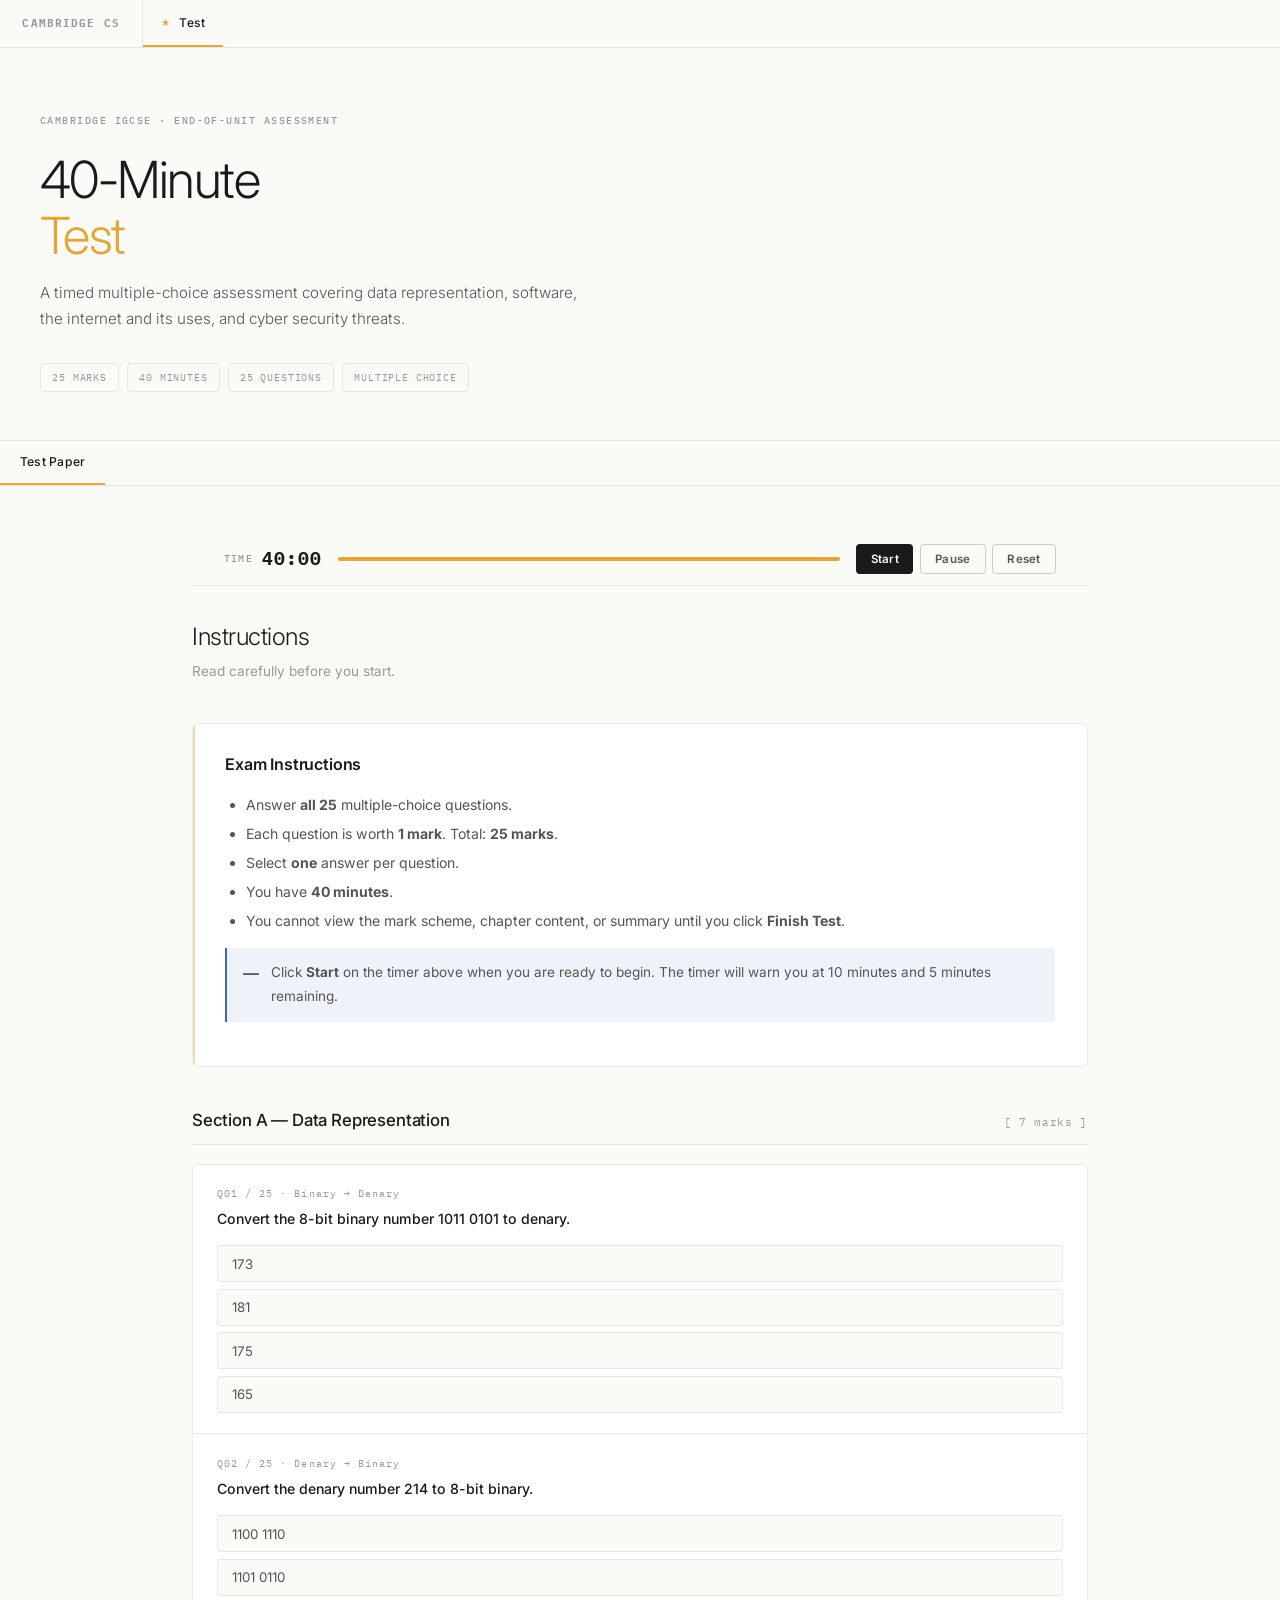
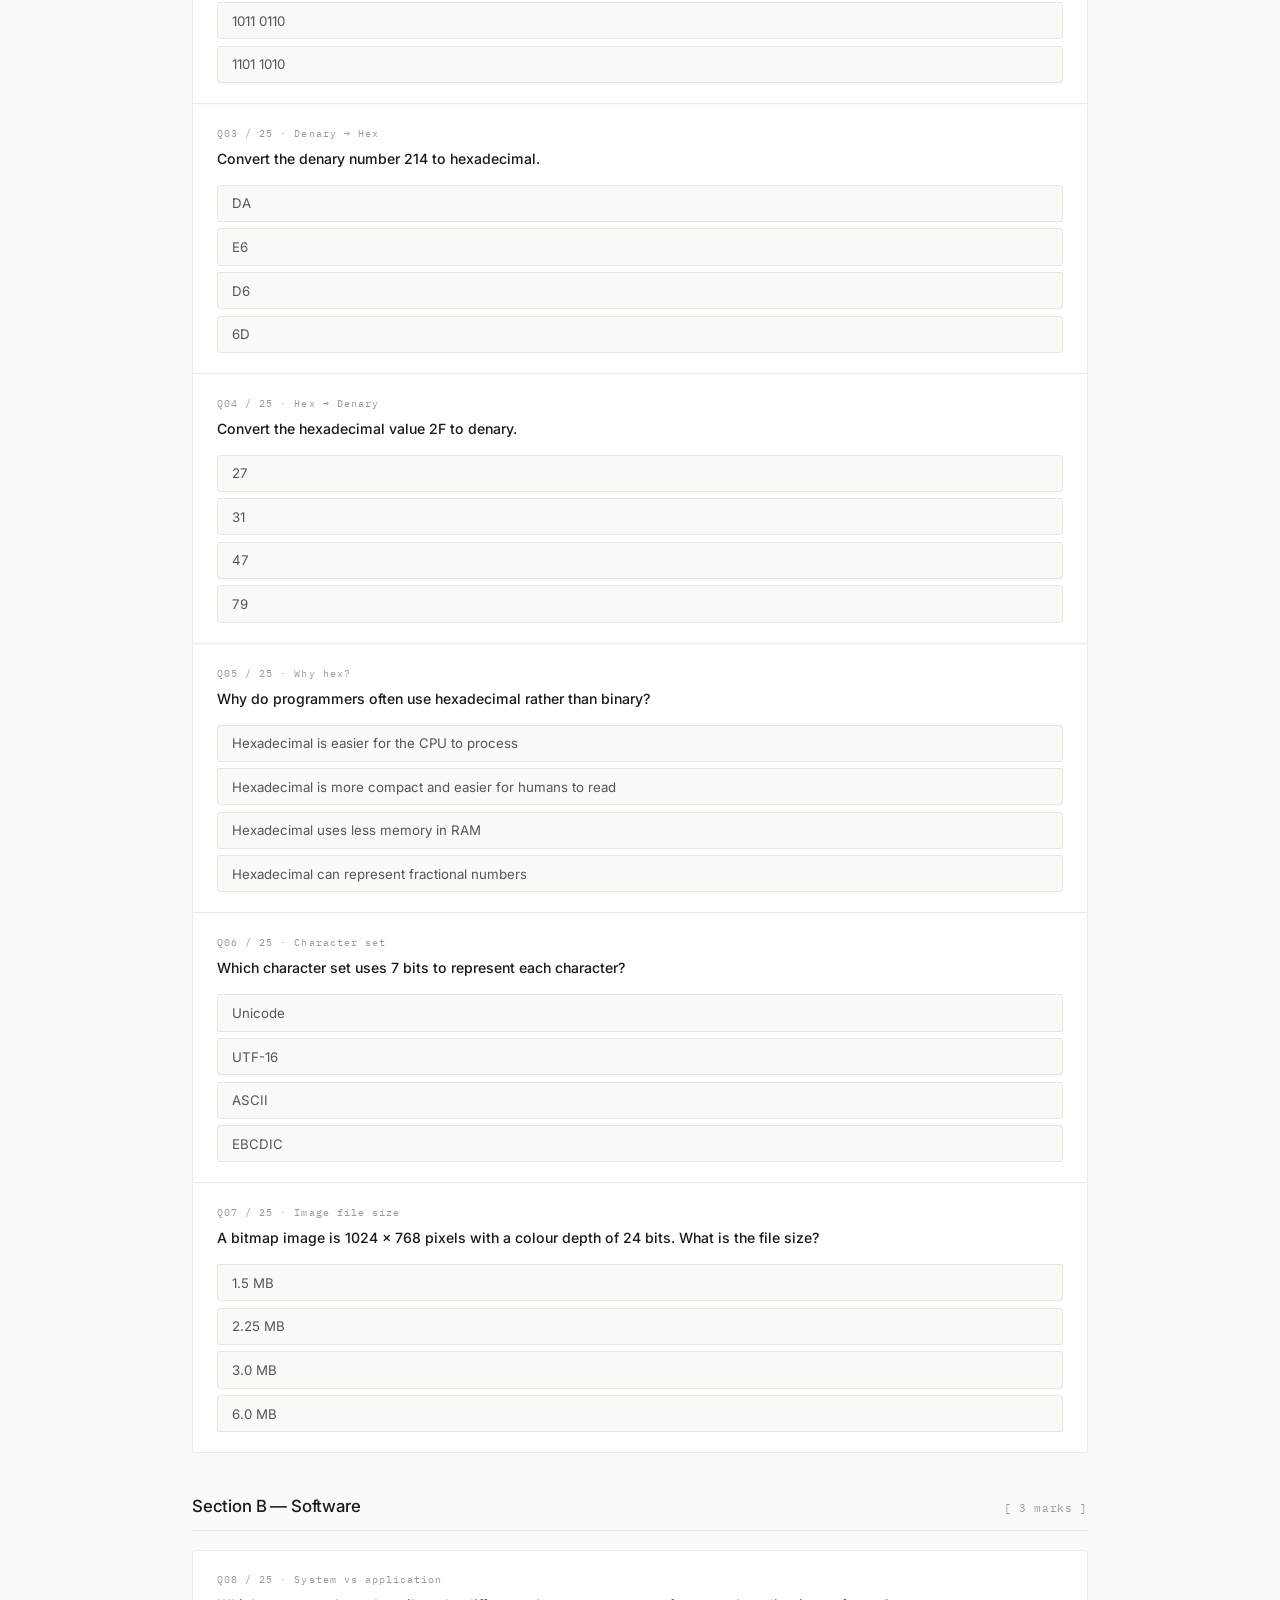
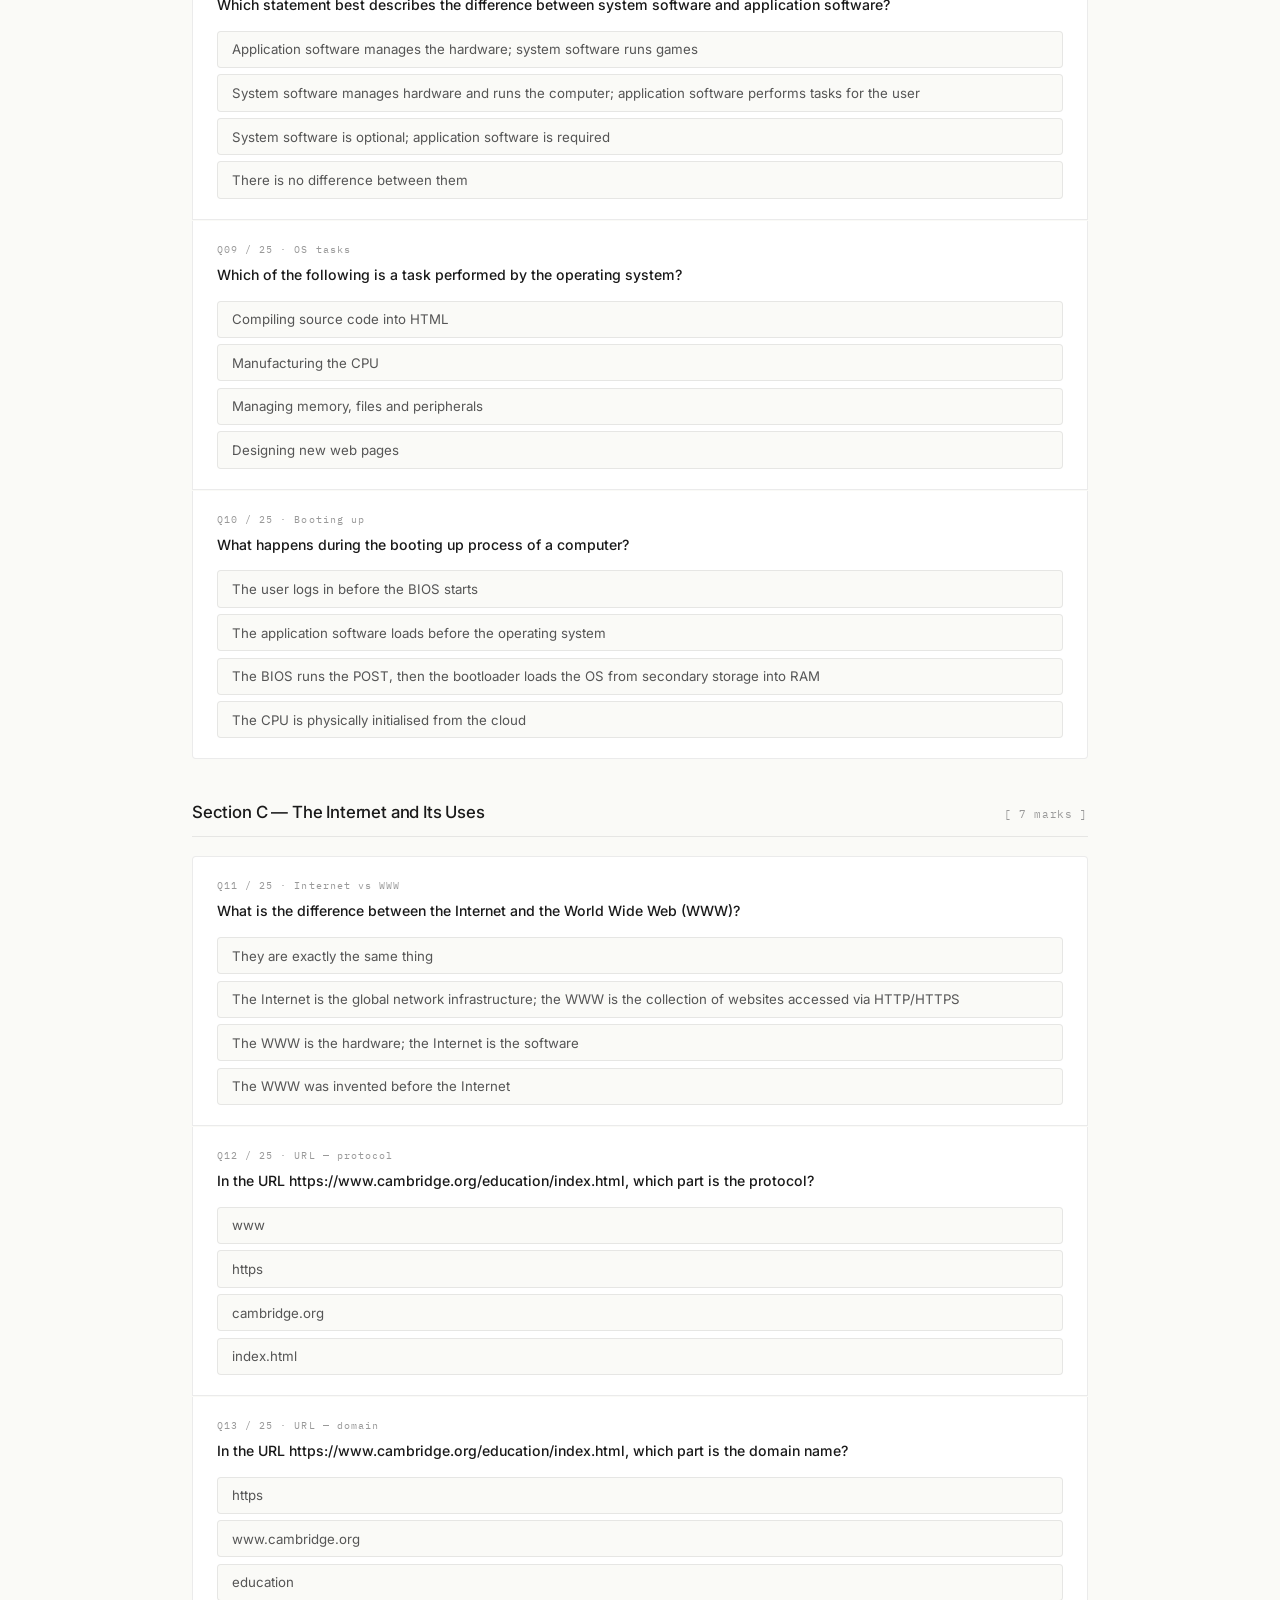
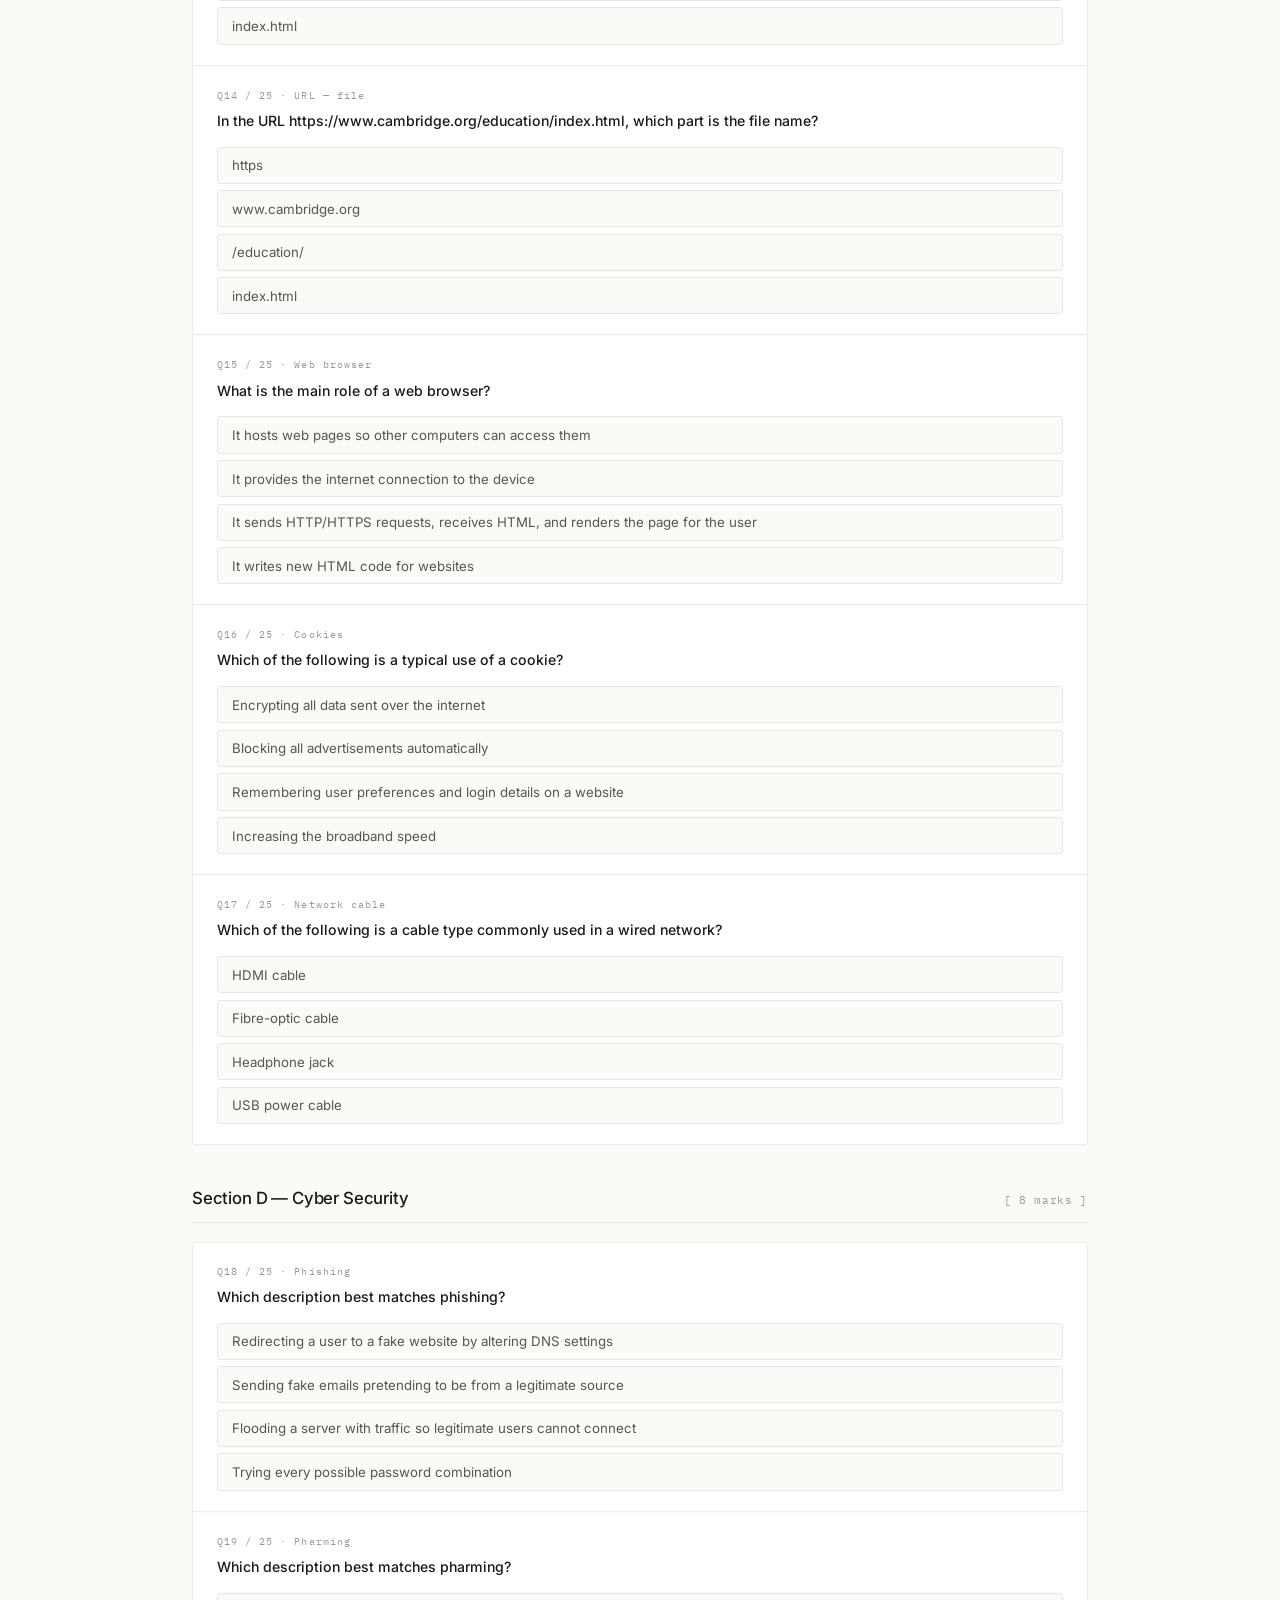
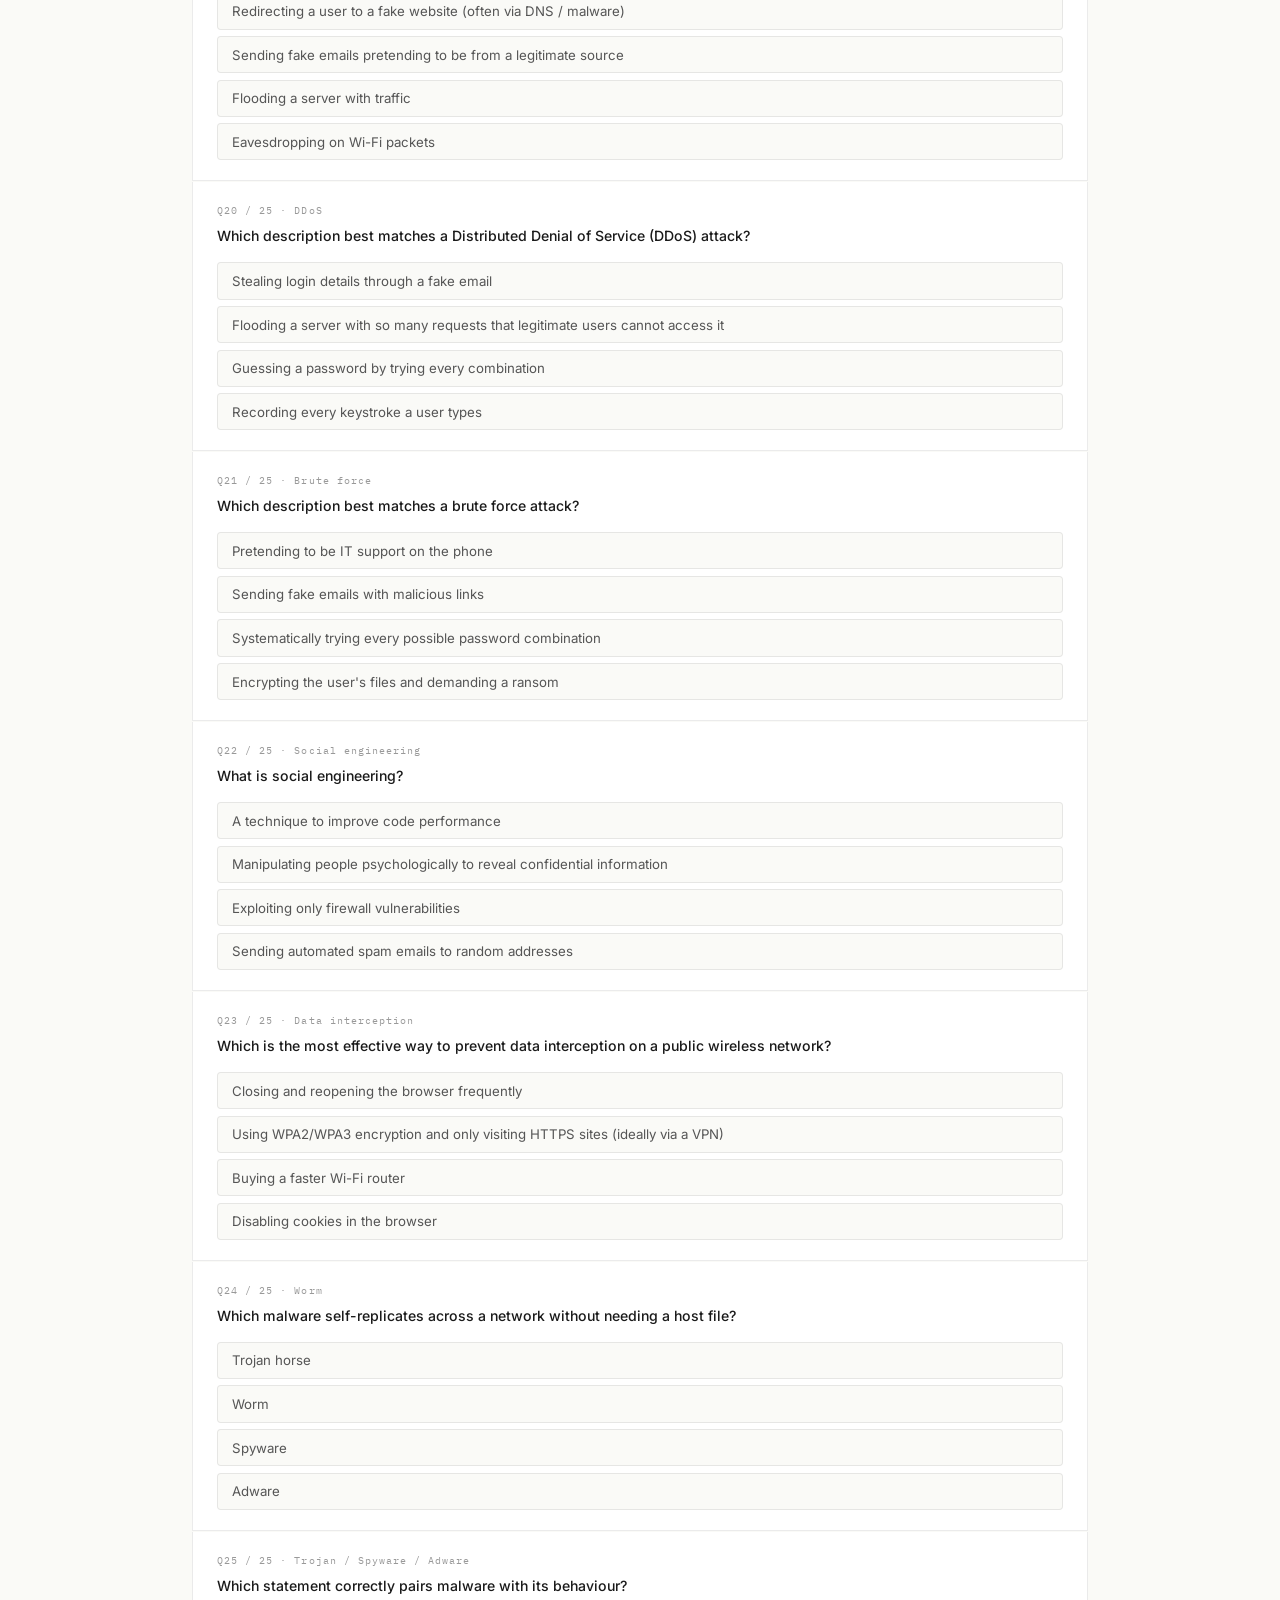
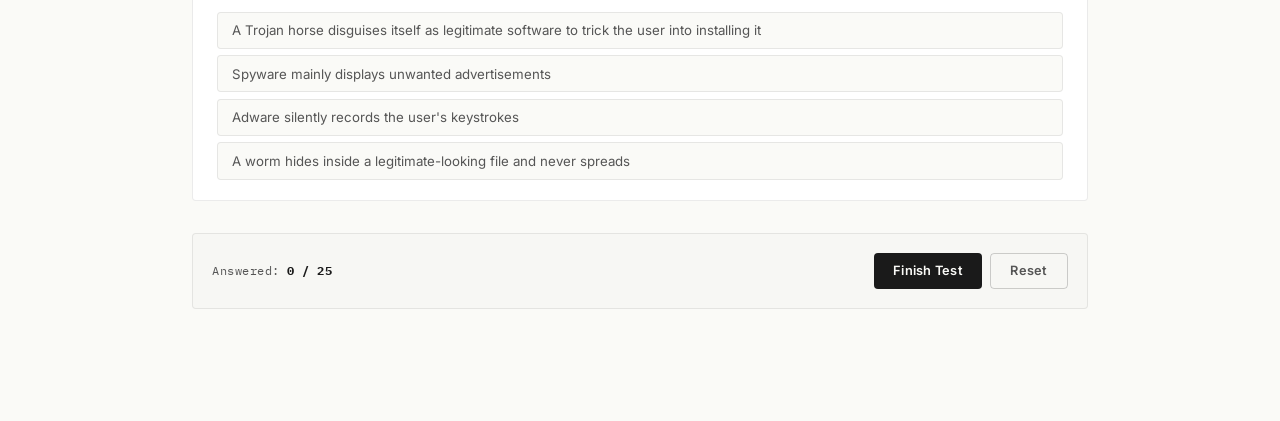
<file: project/test.html>
<!DOCTYPE html>
<html lang="en">
<head>
<meta charset="UTF-8">
<meta name="viewport" content="width=device-width, initial-scale=1.0">
<title>40-Minute Test | Cambridge IGCSE Computer Science</title>
<link rel="stylesheet" href="shared.css">
<style>
  :root { --accent: #e0a83a; }

  /* While test is in progress, hide chapter links + locked tabs */
  body.test-in-progress .site-nav a.chapter-link { display: none !important; }
  .tab-nav button.locked { display: none !important; }

  /* Timer */
  .timer-bar {
    position: sticky;
    top: 48px;
    z-index: 140;
    background: var(--bg);
    border-bottom: 1px solid var(--border);
    padding: 0.65rem 2rem;
    display: flex;
    align-items: center;
    justify-content: space-between;
    gap: 1rem;
    flex-wrap: wrap;
  }
  .timer-display {
    font-family: 'IBM Plex Mono', monospace;
    font-size: 1.1rem;
    font-weight: 700;
    color: var(--text);
    letter-spacing: 0.05em;
    display: flex;
    align-items: center;
    gap: 0.6rem;
  }
  .timer-display .lbl {
    font-size: 0.62rem;
    font-weight: 500;
    letter-spacing: 0.12em;
    text-transform: uppercase;
    color: var(--text-3);
  }
  .timer-display.warn { color: var(--clr-warn); }
  .timer-display.danger { color: var(--clr-danger); }
  .timer-controls { display: flex; gap: 0.4rem; flex-wrap: wrap; }
  .timer-controls .btn { padding: 0.45rem 0.9rem; font-size: 0.72rem; }
  .progress-track {
    flex: 1 1 200px;
    height: 4px;
    background: var(--bg-3);
    border-radius: 99px;
    overflow: hidden;
    min-width: 140px;
  }
  .progress-fill {
    height: 100%;
    background: var(--accent);
    width: 100%;
    transition: width 1s linear, background 0.3s;
  }
  .progress-fill.warn { background: var(--clr-warn); }
  .progress-fill.danger { background: var(--clr-danger); }

  /* Section heading */
  .test-section-head {
    display: flex;
    align-items: baseline;
    justify-content: space-between;
    border-bottom: 1px solid var(--border);
    padding-bottom: 0.6rem;
    margin: 2.5rem 0 1.2rem;
  }
  .test-section-head h2 {
    font-size: 1.05rem;
    font-weight: 500;
    color: var(--text);
    letter-spacing: -0.01em;
  }
  .test-section-head .head-marks {
    font-family: 'IBM Plex Mono', monospace;
    font-size: 0.7rem;
    color: var(--text-3);
    letter-spacing: 0.06em;
  }

  /* Mark scheme blocks (only seen after finish) */
  .ms-item {
    background: var(--surface);
    border: 1px solid var(--border);
    border-radius: var(--radius);
    padding: 1.2rem 1.4rem;
    margin-bottom: 1px;
  }
  .ms-item + .ms-item { margin-top: 1px; }
  .ms-item .ms-head {
    display: flex;
    justify-content: space-between;
    align-items: baseline;
    margin-bottom: 0.5rem;
    gap: 0.8rem;
  }
  .ms-item .ms-q {
    font-family: 'IBM Plex Mono', monospace;
    font-size: 0.72rem;
    font-weight: 700;
    color: var(--accent);
    letter-spacing: 0.06em;
  }
  .ms-item .ms-marks {
    font-family: 'IBM Plex Mono', monospace;
    font-size: 0.65rem;
    color: var(--text-3);
    letter-spacing: 0.06em;
  }
  .ms-item .ms-question {
    font-size: 0.82rem;
    color: var(--text-2);
    margin-bottom: 0.7rem;
    font-style: italic;
    line-height: 1.6;
  }
  .ms-item .ms-answer {
    font-size: 0.87rem;
    color: var(--text);
    line-height: 1.7;
  }
  .ms-item .ms-answer ul {
    margin: 0.3rem 0 0.3rem 1.2rem;
    color: var(--text);
  }
  .ms-item .ms-answer li {
    font-size: 0.87rem;
    margin-bottom: 0.25rem;
  }
  .ms-mark-point {
    background: var(--clr-ok-bg);
    color: var(--clr-ok);
    font-family: 'IBM Plex Mono', monospace;
    font-size: 0.62rem;
    font-weight: 700;
    padding: 0.05rem 0.35rem;
    border-radius: 2px;
    margin-left: 0.4rem;
    vertical-align: middle;
    letter-spacing: 0.05em;
  }

  /* Final actions */
  .test-actions {
    display: flex;
    gap: 0.7rem;
    flex-wrap: wrap;
    margin: 2rem 0 1rem;
    padding: 1.2rem;
    background: var(--surface-2);
    border: 1px solid var(--border);
    border-radius: var(--radius);
    align-items: center;
    justify-content: space-between;
  }
  .test-actions .total {
    font-family: 'IBM Plex Mono', monospace;
    font-size: 0.78rem;
    color: var(--text-2);
    letter-spacing: 0.04em;
  }
  .test-actions .total strong { color: var(--text); font-weight: 700; }

  /* Locked overlay messaging on hidden tabs (in case URL accessed directly) */
  .locked-msg {
    text-align: center;
    padding: 4rem 2rem;
    color: var(--text-3);
    font-size: 0.88rem;
  }

  /* Print */
  @media print {
    .site-nav, .tab-nav, .timer-bar, .test-actions, .chapter-footer { display: none !important; }
    .tab-section { display: block !important; max-width: none; padding: 0; }
    body { background: white; color: black; }
    .quiz-card { break-inside: avoid; page-break-inside: avoid; }
  }
</style>
</head>
<body class="test-in-progress">

<nav class="site-nav">
  <div class="logo">Cambridge CS</div>
  <a href="index.html" class="chapter-link"><span class="ch-num">—</span> Home</a>
  <a href="chapter1.html" class="chapter-link"><span class="ch-num">01</span> Data Representation</a>
  <a href="chapter2.html" class="chapter-link"><span class="ch-num">02</span> Data Transmission</a>
  <a href="chapter3.html" class="chapter-link"><span class="ch-num">03</span> Hardware</a>
  <a href="chapter4.html" class="chapter-link"><span class="ch-num">04</span> Software</a>
  <a href="chapter5.html" class="chapter-link"><span class="ch-num">05</span> Cyber Threats</a>
  <a href="chapter6.html" class="chapter-link"><span class="ch-num">06</span> Emerging Tech</a>
  <a href="test.html" class="active"><span class="ch-num">★</span> Test</a>
</nav>

<header class="ch-header">
  <span class="chapter-tag">Cambridge IGCSE · End-of-Unit Assessment</span>
  <h1>40-Minute<br><em>Test</em></h1>
  <p class="subtitle">A timed multiple-choice assessment covering data representation, software, the internet and its uses, and cyber security threats.</p>
  <div class="pills">
    <span class="pill" id="pill-marks">25 marks</span>
    <span class="pill">40 minutes</span>
    <span class="pill">25 questions</span>
    <span class="pill">Multiple choice</span>
  </div>
</header>

<nav class="tab-nav">
  <button class="active" onclick="showTab('test',this)">Test Paper</button>
  <button class="locked" id="ms-tab" onclick="showTab('markscheme',this)">Mark Scheme</button>
  <button class="locked" id="sum-tab" onclick="showTab('summary',this)">Topic Summary</button>
</nav>

<!-- ============ TEST ============ -->
<div id="test" class="tab-section active">

  <div class="timer-bar">
    <div class="timer-display" id="timer">
      <span class="lbl">Time</span>
      <span id="timer-value">40:00</span>
    </div>
    <div class="progress-track"><div class="progress-fill" id="progress-fill"></div></div>
    <div class="timer-controls">
      <button class="btn" id="start-btn" onclick="startTimer()">Start</button>
      <button class="btn secondary" onclick="pauseTimer()">Pause</button>
      <button class="btn secondary" onclick="resetTest()">Reset</button>
    </div>
  </div>

  <h1 class="section-title" style="margin-top:2rem;">Instructions</h1>
  <p class="section-sub">Read carefully before you start.</p>

  <div class="card">
    <div class="card-accent"></div>
    <h2>Exam Instructions</h2>
    <ul>
      <li>Answer <strong>all 25</strong> multiple-choice questions.</li>
      <li>Each question is worth <strong>1 mark</strong>. Total: <strong>25 marks</strong>.</li>
      <li>Select <strong>one</strong> answer per question.</li>
      <li>You have <strong>40 minutes</strong>.</li>
      <li>You cannot view the mark scheme, chapter content, or summary until you click <strong>Finish Test</strong>.</li>
    </ul>
    <div class="callout info"><span class="ico">—</span><p>Click <strong>Start</strong> on the timer above when you are ready to begin. The timer will warn you at 10 minutes and 5 minutes remaining.</p></div>
  </div>

  <!-- SECTION A -->
  <div class="test-section-head">
    <h2>Section A — Data Representation</h2>
    <span class="head-marks">[ 7 marks ]</span>
  </div>
  <div id="section-a"></div>

  <!-- SECTION B -->
  <div class="test-section-head">
    <h2>Section B — Software</h2>
    <span class="head-marks">[ 3 marks ]</span>
  </div>
  <div id="section-b"></div>

  <!-- SECTION C -->
  <div class="test-section-head">
    <h2>Section C — The Internet and Its Uses</h2>
    <span class="head-marks">[ 7 marks ]</span>
  </div>
  <div id="section-c"></div>

  <!-- SECTION D -->
  <div class="test-section-head">
    <h2>Section D — Cyber Security</h2>
    <span class="head-marks">[ 8 marks ]</span>
  </div>
  <div id="section-d"></div>

  <div class="test-actions">
    <div class="total" id="answered-count">Answered: <strong>0 / 25</strong></div>
    <div style="display:flex;gap:0.5rem;flex-wrap:wrap;">
      <button class="btn" id="finish-btn" onclick="finishTest()" disabled>Finish Test</button>
      <button class="btn secondary" onclick="resetTest()">Reset</button>
    </div>
  </div>

  <div id="quiz-results" class="quiz-results"></div>

</div>

<!-- ============ MARK SCHEME ============ -->
<div id="markscheme" class="tab-section">
  <h1 class="section-title">Mark Scheme</h1>
  <p class="section-sub">Correct answers and brief notes for every question.</p>
  <div id="ms-container"></div>
  <div class="test-actions">
    <div class="total">Total: <strong>25 marks</strong></div>
    <div style="display:flex;gap:0.5rem;flex-wrap:wrap;">
      <button class="btn" onclick="showTab('test',document.querySelectorAll('.tab-nav button')[0])">Back to Paper</button>
      <button class="btn secondary" onclick="window.print()">Print Mark Scheme</button>
    </div>
  </div>
</div>

<!-- ============ SUMMARY ============ -->
<div id="summary" class="tab-section">
  <h1 class="section-title">Topic Coverage Summary</h1>
  <p class="section-sub">How the 25 marks are distributed across the syllabus.</p>

  <div class="card">
    <div class="card-accent"></div>
    <h2>Marks by Section</h2>
    <table class="styled-table">
      <thead><tr><th>Section</th><th>Topic</th><th>Questions</th><th>Marks</th><th>% of paper</th></tr></thead>
      <tbody>
        <tr><td>A</td><td>Data Representation</td><td>Q1 – Q7</td><td>7</td><td>28%</td></tr>
        <tr><td>B</td><td>Software</td><td>Q8 – Q10</td><td>3</td><td>12%</td></tr>
        <tr><td>C</td><td>Internet &amp; Its Uses</td><td>Q11 – Q17</td><td>7</td><td>28%</td></tr>
        <tr><td>D</td><td>Cyber Security</td><td>Q18 – Q25</td><td>8</td><td>32%</td></tr>
        <tr style="font-weight:700;"><td colspan="3">TOTAL</td><td>25</td><td>100%</td></tr>
      </tbody>
    </table>
  </div>

  <div class="card">
    <div class="card-accent"></div>
    <h2>Topics Covered</h2>
    <div class="summary-grid">
      <div class="summary-tile"><h4>Binary &amp; Hex</h4><p>Conversions, why hex is used.</p></div>
      <div class="summary-tile"><h4>Character Sets</h4><p>ASCII vs Unicode.</p></div>
      <div class="summary-tile"><h4>Sound</h4><p>Sample rate and bit depth.</p></div>
      <div class="summary-tile"><h4>Image</h4><p>File size from resolution and depth.</p></div>
      <div class="summary-tile"><h4>Storage Units</h4><p>Bit, byte, KB, MB, GB.</p></div>
      <div class="summary-tile"><h4>Software</h4><p>System vs application; OS tasks; booting.</p></div>
      <div class="summary-tile"><h4>Internet vs WWW</h4><p>Network vs collection of pages.</p></div>
      <div class="summary-tile"><h4>URLs &amp; Browsers</h4><p>Parts of a URL; browser role.</p></div>
      <div class="summary-tile"><h4>Cookies</h4><p>Sessions, preferences, tracking.</p></div>
      <div class="summary-tile"><h4>Cable Types</h4><p>Wired network media.</p></div>
      <div class="summary-tile"><h4>Threats</h4><p>Phishing, pharming, DDoS, brute force.</p></div>
      <div class="summary-tile"><h4>Social Engineering</h4><p>Manipulating humans.</p></div>
      <div class="summary-tile"><h4>Data Interception</h4><p>Sniffing &amp; prevention.</p></div>
      <div class="summary-tile"><h4>Malware</h4><p>Worms, Trojans, Spyware, Adware.</p></div>
    </div>
  </div>

  <div class="card">
    <div class="card-accent"></div>
    <h2>Grade Bands (suggested)</h2>
    <table class="styled-table">
      <thead><tr><th>Marks</th><th>Percentage</th><th>Grade band</th></tr></thead>
      <tbody>
        <tr><td>22 – 25</td><td>85 – 100%</td><td>A* / 9</td></tr>
        <tr><td>18 – 21</td><td>70 – 84%</td><td>A / 7–8</td></tr>
        <tr><td>14 – 17</td><td>55 – 69%</td><td>B – C / 5–6</td></tr>
        <tr><td>10 – 13</td><td>40 – 54%</td><td>D / 4</td></tr>
        <tr><td>0 – 9</td><td>0 – 39%</td><td>Below pass</td></tr>
      </tbody>
    </table>
    <div class="callout info"><span class="ico">—</span><p>Grade bands are indicative only — actual Cambridge IGCSE boundaries are set per session.</p></div>
  </div>
</div>

<footer class="chapter-footer" id="chapter-footer" style="display:none;">
  <span class="brand">Cambridge IGCSE Computer Science · End-of-Unit Test</span>
  <div class="nav-links">
    <a href="chapter5.html">← Chapter 05</a>
    <a href="index.html">Home</a>
    <a href="chapter6.html">Chapter 06 →</a>
  </div>
</footer>

<script>
// ============ QUESTIONS ============
const questions = [
  // ----- SECTION A: DATA REPRESENTATION -----
  { sec:'A', topic:'Binary → Denary',
    q:"Convert the 8-bit binary number 1011 0101 to denary.",
    opts:["173","181","175","165"], ans:1,
    note:"128 + 32 + 16 + 4 + 1 = 181"
  },
  { sec:'A', topic:'Denary → Binary',
    q:"Convert the denary number 214 to 8-bit binary.",
    opts:["1100 1110","1101 0110","1011 0110","1101 1010"], ans:1,
    note:"128 + 64 + 16 + 4 + 2 = 214 → 1101 0110"
  },
  { sec:'A', topic:'Denary → Hex',
    q:"Convert the denary number 214 to hexadecimal.",
    opts:["DA","E6","D6","6D"], ans:2,
    note:"1101 0110 → D6"
  },
  { sec:'A', topic:'Hex → Denary',
    q:"Convert the hexadecimal value 2F to denary.",
    opts:["27","31","47","79"], ans:2,
    note:"(2 × 16) + 15 = 47"
  },
  { sec:'A', topic:'Why hex?',
    q:"Why do programmers often use hexadecimal rather than binary?",
    opts:[
      "Hexadecimal is easier for the CPU to process",
      "Hexadecimal is more compact and easier for humans to read",
      "Hexadecimal uses less memory in RAM",
      "Hexadecimal can represent fractional numbers"
    ], ans:1,
    note:"Hex is a shorter, human-friendly representation; the CPU still works in binary."
  },
  { sec:'A', topic:'Character set',
    q:"Which character set uses 7 bits to represent each character?",
    opts:["Unicode","UTF-16","ASCII","EBCDIC"], ans:2,
    note:"Standard ASCII uses 7 bits (128 characters)."
  },
  { sec:'A', topic:'Image file size',
    q:"A bitmap image is 1024 × 768 pixels with a colour depth of 24 bits. What is the file size?",
    opts:["1.5 MB","2.25 MB","3.0 MB","6.0 MB"], ans:1,
    note:"1024 × 768 × 24 = 18,874,368 bits ÷ 8 ÷ 1024 ÷ 1024 = 2.25 MB"
  },

  // ----- SECTION B: SOFTWARE -----
  { sec:'B', topic:'System vs application',
    q:"Which statement best describes the difference between system software and application software?",
    opts:[
      "Application software manages the hardware; system software runs games",
      "System software manages hardware and runs the computer; application software performs tasks for the user",
      "System software is optional; application software is required",
      "There is no difference between them"
    ], ans:1,
    note:"System software (e.g. OS, drivers) manages hardware; applications (e.g. browser) do user tasks."
  },
  { sec:'B', topic:'OS tasks',
    q:"Which of the following is a task performed by the operating system?",
    opts:[
      "Compiling source code into HTML",
      "Manufacturing the CPU",
      "Managing memory, files and peripherals",
      "Designing new web pages"
    ], ans:2,
    note:"Memory, file, process and device management are core OS responsibilities."
  },
  { sec:'B', topic:'Booting up',
    q:"What happens during the booting up process of a computer?",
    opts:[
      "The user logs in before the BIOS starts",
      "The application software loads before the operating system",
      "The BIOS runs the POST, then the bootloader loads the OS from secondary storage into RAM",
      "The CPU is physically initialised from the cloud"
    ], ans:2,
    note:"BIOS → POST → bootloader → OS loaded into RAM."
  },

  // ----- SECTION C: INTERNET -----
  { sec:'C', topic:'Internet vs WWW',
    q:"What is the difference between the Internet and the World Wide Web (WWW)?",
    opts:[
      "They are exactly the same thing",
      "The Internet is the global network infrastructure; the WWW is the collection of websites accessed via HTTP/HTTPS",
      "The WWW is the hardware; the Internet is the software",
      "The WWW was invented before the Internet"
    ], ans:1,
    note:"Internet = network of networks (infrastructure); WWW = pages and resources on it."
  },
  { sec:'C', topic:'URL — protocol',
    q:"In the URL https://www.cambridge.org/education/index.html, which part is the protocol?",
    opts:["www","https","cambridge.org","index.html"], ans:1,
    note:"The protocol comes before the colon."
  },
  { sec:'C', topic:'URL — domain',
    q:"In the URL https://www.cambridge.org/education/index.html, which part is the domain name?",
    opts:["https","www.cambridge.org","education","index.html"], ans:1,
    note:"Domain identifies the host server."
  },
  { sec:'C', topic:'URL — file',
    q:"In the URL https://www.cambridge.org/education/index.html, which part is the file name?",
    opts:["https","www.cambridge.org","/education/","index.html"], ans:3,
    note:"The file name is the last segment of the path."
  },
  { sec:'C', topic:'Web browser',
    q:"What is the main role of a web browser?",
    opts:[
      "It hosts web pages so other computers can access them",
      "It provides the internet connection to the device",
      "It sends HTTP/HTTPS requests, receives HTML, and renders the page for the user",
      "It writes new HTML code for websites"
    ], ans:2,
    note:"Browsers request, receive and render web pages."
  },
  { sec:'C', topic:'Cookies',
    q:"Which of the following is a typical use of a cookie?",
    opts:[
      "Encrypting all data sent over the internet",
      "Blocking all advertisements automatically",
      "Remembering user preferences and login details on a website",
      "Increasing the broadband speed"
    ], ans:2,
    note:"Cookies store small pieces of data (sessions, preferences, tracking)."
  },
  { sec:'C', topic:'Network cable',
    q:"Which of the following is a cable type commonly used in a wired network?",
    opts:["HDMI cable","Fibre-optic cable","Headphone jack","USB power cable"], ans:1,
    note:"Twisted pair (Ethernet), coaxial and fibre-optic are common wired network cables."
  },

  // ----- SECTION D: CYBER SECURITY -----
  { sec:'D', topic:'Phishing',
    q:"Which description best matches phishing?",
    opts:[
      "Redirecting a user to a fake website by altering DNS settings",
      "Sending fake emails pretending to be from a legitimate source",
      "Flooding a server with traffic so legitimate users cannot connect",
      "Trying every possible password combination"
    ], ans:1,
    note:"Phishing = fake emails as bait."
  },
  { sec:'D', topic:'Pharming',
    q:"Which description best matches pharming?",
    opts:[
      "Redirecting a user to a fake website (often via DNS / malware)",
      "Sending fake emails pretending to be from a legitimate source",
      "Flooding a server with traffic",
      "Eavesdropping on Wi-Fi packets"
    ], ans:0,
    note:"Pharming silently redirects URLs to fake sites."
  },
  { sec:'D', topic:'DDoS',
    q:"Which description best matches a Distributed Denial of Service (DDoS) attack?",
    opts:[
      "Stealing login details through a fake email",
      "Flooding a server with so many requests that legitimate users cannot access it",
      "Guessing a password by trying every combination",
      "Recording every keystroke a user types"
    ], ans:1,
    note:"DDoS = many distributed sources overwhelming a server."
  },
  { sec:'D', topic:'Brute force',
    q:"Which description best matches a brute force attack?",
    opts:[
      "Pretending to be IT support on the phone",
      "Sending fake emails with malicious links",
      "Systematically trying every possible password combination",
      "Encrypting the user's files and demanding a ransom"
    ], ans:2,
    note:"Brute force = exhaustive password guessing."
  },
  { sec:'D', topic:'Social engineering',
    q:"What is social engineering?",
    opts:[
      "A technique to improve code performance",
      "Manipulating people psychologically to reveal confidential information",
      "Exploiting only firewall vulnerabilities",
      "Sending automated spam emails to random addresses"
    ], ans:1,
    note:"Social engineering targets human trust, not technical flaws."
  },
  { sec:'D', topic:'Data interception',
    q:"Which is the most effective way to prevent data interception on a public wireless network?",
    opts:[
      "Closing and reopening the browser frequently",
      "Using WPA2/WPA3 encryption and only visiting HTTPS sites (ideally via a VPN)",
      "Buying a faster Wi-Fi router",
      "Disabling cookies in the browser"
    ], ans:1,
    note:"Encryption (WPA2/3, HTTPS, VPN) protects packets from sniffing."
  },
  { sec:'D', topic:'Worm',
    q:"Which malware self-replicates across a network without needing a host file?",
    opts:["Trojan horse","Worm","Spyware","Adware"], ans:1,
    note:"Worms spread autonomously across networks."
  },
  { sec:'D', topic:'Trojan / Spyware / Adware',
    q:"Which statement correctly pairs malware with its behaviour?",
    opts:[
      "A Trojan horse disguises itself as legitimate software to trick the user into installing it",
      "Spyware mainly displays unwanted advertisements",
      "Adware silently records the user's keystrokes",
      "A worm hides inside a legitimate-looking file and never spreads"
    ], ans:0,
    note:"Trojan = disguised installer. Spyware = monitors activity. Adware = unwanted ads."
  }
];

const TOTAL_QS = questions.length;
const answers = Array(TOTAL_QS).fill(null);
let finished = false;

// ============ RENDER ============
function buildQuestions() {
  const bySec = { A:[], B:[], C:[], D:[] };
  questions.forEach((q, i) => bySec[q.sec].push({ ...q, i }));
  ['a','b','c','d'].forEach(s => {
    const container = document.getElementById('section-' + s);
    container.innerHTML = bySec[s.toUpperCase()].map(q => `
      <div class="quiz-card">
        <div class="q-num">Q${String(q.i + 1).padStart(2,'0')} / ${TOTAL_QS}  ·  ${q.topic}</div>
        <div class="q-text">${q.q}</div>
        <div class="quiz-options">
          ${q.opts.map((o, j) => `
            <button class="quiz-opt" data-qi="${q.i}" data-oi="${j}" onclick="selectAnswer(${q.i}, ${j}, this)">${escapeHtml(o)}</button>
          `).join('')}
        </div>
      </div>
    `).join('');
  });
}

function escapeHtml(s) {
  return s.replace(/[&<>"']/g, c => ({ '&':'&amp;', '<':'&lt;', '>':'&gt;', '"':'&quot;', "'":'&#39;' }[c]));
}

function selectAnswer(qi, oi, el) {
  if (finished) return;
  answers[qi] = oi;
  el.closest('.quiz-options').querySelectorAll('.quiz-opt').forEach((b, j) => {
    b.classList.toggle('selected', j === oi);
  });
  updateAnsweredCount();
}

function updateAnsweredCount() {
  const n = answers.filter(a => a !== null).length;
  document.getElementById('answered-count').innerHTML = `Answered: <strong>${n} / ${TOTAL_QS}</strong>`;
  document.getElementById('finish-btn').disabled = (n === 0);
}

// ============ TIMER ============
const TOTAL = 40 * 60;
let remaining = TOTAL;
let interval = null;
const display = document.getElementById('timer-value');
const wrap = document.getElementById('timer');
const fill = document.getElementById('progress-fill');
const startBtn = document.getElementById('start-btn');

function format(s) {
  const m = Math.floor(s / 60);
  const r = s % 60;
  return String(m).padStart(2,'0') + ':' + String(r).padStart(2,'0');
}

function tick() {
  if (remaining <= 0) {
    clearInterval(interval);
    interval = null;
    display.textContent = '00:00';
    wrap.classList.add('danger');
    fill.classList.add('danger');
    fill.style.width = '0%';
    startBtn.textContent = 'Time up';
    startBtn.disabled = true;
    alert('Time is up! Your test will now be submitted.');
    finishTest(true);
    return;
  }
  remaining--;
  display.textContent = format(remaining);
  fill.style.width = ((remaining / TOTAL) * 100) + '%';
  if (remaining <= 5 * 60) {
    wrap.classList.add('danger');
    wrap.classList.remove('warn');
    fill.classList.add('danger');
    fill.classList.remove('warn');
  } else if (remaining <= 10 * 60) {
    wrap.classList.add('warn');
    fill.classList.add('warn');
  }
}

function startTimer() {
  if (interval || finished) return;
  interval = setInterval(tick, 1000);
  startBtn.textContent = 'Running';
  startBtn.disabled = true;
}

function pauseTimer() {
  if (!interval) return;
  clearInterval(interval);
  interval = null;
  startBtn.textContent = 'Resume';
  startBtn.disabled = false;
}

function resetTest() {
  if (!confirm('Reset the entire test? All your answers and timer will be cleared.')) return;
  if (interval) clearInterval(interval);
  interval = null;
  remaining = TOTAL;
  display.textContent = format(remaining);
  fill.style.width = '100%';
  wrap.classList.remove('warn','danger');
  fill.classList.remove('warn','danger');
  startBtn.textContent = 'Start';
  startBtn.disabled = false;

  for (let i = 0; i < TOTAL_QS; i++) answers[i] = null;
  finished = false;
  document.body.classList.add('test-in-progress');
  document.getElementById('ms-tab').classList.add('locked');
  document.getElementById('sum-tab').classList.add('locked');
  document.getElementById('chapter-footer').style.display = 'none';
  document.getElementById('quiz-results').classList.remove('show');
  document.getElementById('quiz-results').innerHTML = '';
  document.getElementById('finish-btn').disabled = true;
  document.getElementById('finish-btn').textContent = 'Finish Test';
  document.querySelectorAll('.quiz-opt').forEach(b => {
    b.classList.remove('selected','correct','wrong');
    b.disabled = false;
  });
  showTab('test', document.querySelectorAll('.tab-nav button')[0]);
  updateAnsweredCount();
}

// ============ FINISH ============
function finishTest(forced) {
  if (finished) return;
  const answered = answers.filter(a => a !== null).length;
  if (!forced && answered < TOTAL_QS) {
    if (!confirm(`You have answered ${answered} of ${TOTAL_QS} questions. Finish anyway?`)) return;
  }
  finished = true;
  if (interval) { clearInterval(interval); interval = null; }
  startBtn.disabled = true;

  // Reveal locked content
  document.body.classList.remove('test-in-progress');
  document.getElementById('ms-tab').classList.remove('locked');
  document.getElementById('sum-tab').classList.remove('locked');
  document.getElementById('chapter-footer').style.display = '';

  // Mark answers + build mark scheme + result block
  let score = 0;
  document.querySelectorAll('.quiz-opt').forEach(b => {
    const qi = +b.dataset.qi;
    const oi = +b.dataset.oi;
    const correct = questions[qi].ans === oi;
    if (correct) b.classList.add('correct');
    if (answers[qi] === oi && !correct) b.classList.add('wrong');
    b.disabled = true;
  });
  answers.forEach((a, i) => { if (a === questions[i].ans) score++; });
  const pct = Math.round((score / TOTAL_QS) * 100);
  const grade = pct >= 85 ? 'A* / 9'
              : pct >= 70 ? 'A / 7–8'
              : pct >= 55 ? 'B–C / 5–6'
              : pct >= 40 ? 'D / 4'
              : 'Below pass';

  // Results block
  let html = `<h3>Score: <span class="score-badge">${score} / ${TOTAL_QS} — ${pct}% — ${grade}</span></h3>
              <p style="margin:.5rem 0 1.2rem;font-size:.82rem;color:var(--text-3);">Review each question below. The Mark Scheme and Topic Summary tabs are now unlocked.</p>`;
  questions.forEach((q, i) => {
    const ok = answers[i] === q.ans;
    html += `<div class="result-item ${ok ? 'correct-res' : 'wrong-res'}">
      <div class="result-item-header">${ok ? '✓' : '✗'} Q${i+1}. ${q.q}</div>
      ${(!ok && answers[i] !== null) ? `<p class="your-ans">Your answer: ${escapeHtml(q.opts[answers[i]])}</p>` : ''}
      ${(answers[i] === null) ? `<p class="your-ans">No answer given</p>` : ''}
      <p class="correct-ans">Correct: ${escapeHtml(q.opts[q.ans])}</p>
      <p style="font-size:.75rem;color:var(--text-3);margin-top:.2rem;">${escapeHtml(q.note)}</p>
    </div>`;
  });
  const res = document.getElementById('quiz-results');
  res.innerHTML = html;
  res.classList.add('show');

  // Build mark scheme tab content
  document.getElementById('ms-container').innerHTML = questions.map((q, i) => `
    <div class="ms-item">
      <div class="ms-head"><span class="ms-q">Q${String(i+1).padStart(2,'0')}</span><span class="ms-marks">[1 mark]</span></div>
      <p class="ms-question">${escapeHtml(q.q)}</p>
      <div class="ms-answer">
        Correct answer: <strong>${escapeHtml(q.opts[q.ans])}</strong> <span class="ms-mark-point">1 mark</span>
        <p style="font-size:.8rem;color:var(--text-3);margin-top:.3rem;">${escapeHtml(q.note)}</p>
      </div>
    </div>
  `).join('');

  document.getElementById('finish-btn').disabled = true;
  document.getElementById('finish-btn').textContent = 'Submitted';

  window.scrollTo({ top: res.offsetTop - 100, behavior: 'smooth' });
}

// ============ TAB SWITCH ============
function showTab(id, btn) {
  // Block access to locked tabs while in progress
  if (!finished && (id === 'markscheme' || id === 'summary')) return;
  document.querySelectorAll('.tab-section').forEach(s => s.classList.remove('active'));
  document.querySelectorAll('.tab-nav button').forEach(b => b.classList.remove('active'));
  document.getElementById(id).classList.add('active');
  if (btn) btn.classList.add('active');
  window.scrollTo({ top: document.querySelector('.tab-nav').offsetTop - 48, behavior: 'smooth' });
}

// ============ INIT ============
buildQuestions();
updateAnsweredCount();
</script>

</body>
</html>
</file>
<file: project/shared.css>
/* ═══════════════════════════════════════════════════════
   Cambridge IGCSE Computer Science — Design System v2
   Dark · Editorial · Structured
   ═══════════════════════════════════════════════════════ */

@import url('https://fonts.googleapis.com/css2?family=IBM+Plex+Mono:wght@400;500;700&family=Inter:wght@300;400;500;600&display=swap');

/* ── Reset ── */
*, *::before, *::after { box-sizing: border-box; margin: 0; padding: 0; }

/* ── Tokens ── */
:root {
  --bg:        #fafaf7;
  --bg-2:      #f4f4f0;
  --bg-3:      #ececea;
  --surface:   #ffffff;
  --surface-2: #f7f7f4;

  --text:      #1a1a1a;
  --text-2:    #555555;
  --text-3:    #999999;

  --border:    rgba(0,0,0,0.08);
  --border-2:  rgba(0,0,0,0.18);

  /* Chapter accent — overridden per-page */
  --accent:    #1a1a1a;
  --accent-dim: rgba(0,0,0,0.4);

  /* Semantic — muted */
  --clr-ok:      #4a8a65;
  --clr-ok-bg:   rgba(74,138,101,0.08);
  --clr-warn:    #b08530;
  --clr-warn-bg: rgba(176,133,48,0.08);
  --clr-danger:  #b04848;
  --clr-danger-bg: rgba(176,72,72,0.08);
  --clr-info:    #3a6ab0;
  --clr-info-bg: rgba(58,106,176,0.08);
  --clr-key:     #6a4ab0;
  --clr-key-bg:  rgba(106,74,176,0.08);

  --radius: 4px;
  --radius-lg: 6px;
}

/* ── Base ── */
html { scroll-behavior: smooth; }

body {
  font-family: 'Inter', sans-serif;
  background: var(--bg);
  color: var(--text);
  line-height: 1.6;
  overflow-x: hidden;
  -webkit-font-smoothing: antialiased;
}

/* ═══════════════════════════════
   SITE-WIDE TOP NAV
   ═══════════════════════════════ */
.site-nav {
  position: sticky;
  top: 0;
  z-index: 200;
  background: var(--bg);
  border-bottom: 1px solid var(--border);
  display: flex;
  align-items: stretch;
  overflow-x: auto;
  scrollbar-width: none;
  height: 48px;
}
.site-nav::-webkit-scrollbar { display: none; }

.site-nav .logo {
  font-family: 'IBM Plex Mono', monospace;
  font-size: 0.7rem;
  font-weight: 700;
  letter-spacing: 0.1em;
  text-transform: uppercase;
  color: var(--text-3);
  padding: 0 1.4rem;
  display: flex;
  align-items: center;
  border-right: 1px solid var(--border);
  white-space: nowrap;
  flex-shrink: 0;
}

.site-nav a {
  display: flex;
  align-items: center;
  gap: 0.55rem;
  padding: 0 1.1rem;
  color: var(--text-3);
  text-decoration: none;
  font-size: 0.75rem;
  font-weight: 500;
  letter-spacing: 0.04em;
  white-space: nowrap;
  border-bottom: 2px solid transparent;
  transition: color 0.15s, border-color 0.15s;
  flex-shrink: 0;
}
.site-nav a:hover { color: var(--text); }
.site-nav a.active {
  color: var(--text);
  border-bottom-color: var(--accent);
}
.site-nav a .ch-num {
  font-family: 'IBM Plex Mono', monospace;
  font-size: 0.65rem;
  color: var(--text-3);
}
.site-nav a.active .ch-num { color: var(--accent); }

/* ═══════════════════════════════
   CHAPTER HEADER
   ═══════════════════════════════ */
.ch-header {
  border-bottom: 1px solid var(--border);
  padding: 4rem 2.5rem 3rem;
  position: relative;
  overflow: hidden;
}
.ch-header::before {
  content: '';
  position: absolute;
  inset: 0;
  background: radial-gradient(ellipse at 80% 0%, rgba(255,255,255,0.025) 0%, transparent 60%);
  pointer-events: none;
}

.ch-header .chapter-tag {
  font-family: 'IBM Plex Mono', monospace;
  font-size: 0.65rem;
  font-weight: 500;
  letter-spacing: 0.14em;
  text-transform: uppercase;
  color: var(--text-3);
  margin-bottom: 1.4rem;
  display: block;
}
.ch-header h1 {
  font-size: clamp(2rem, 4vw, 3.5rem);
  font-weight: 300;
  letter-spacing: -0.03em;
  line-height: 1.1;
  margin-bottom: 1rem;
  color: var(--text);
}
.ch-header h1 em {
  font-style: normal;
  color: var(--accent);
}
.ch-header p.subtitle {
  font-size: 0.95rem;
  color: var(--text-2);
  max-width: 560px;
  font-weight: 300;
  line-height: 1.7;
  margin-bottom: 2rem;
}
.ch-header .pills {
  display: flex;
  flex-wrap: wrap;
  gap: 0.5rem;
}
.ch-header .pill {
  font-family: 'IBM Plex Mono', monospace;
  font-size: 0.65rem;
  letter-spacing: 0.08em;
  text-transform: uppercase;
  color: var(--text-3);
  border: 1px solid var(--border);
  padding: 0.3rem 0.7rem;
  border-radius: var(--radius);
}

/* ═══════════════════════════════
   TAB NAV
   ═══════════════════════════════ */
.tab-nav {
  background: var(--bg);
  border-bottom: 1px solid var(--border);
  display: flex;
  overflow-x: auto;
  scrollbar-width: none;
  position: sticky;
  top: 48px;
  z-index: 150;
}
.tab-nav::-webkit-scrollbar { display: none; }

.tab-nav button {
  flex: 0 0 auto;
  padding: 0 1.25rem;
  height: 44px;
  background: none;
  border: none;
  font-family: 'Inter', sans-serif;
  font-size: 0.76rem;
  font-weight: 500;
  letter-spacing: 0.02em;
  color: var(--text-3);
  cursor: pointer;
  border-bottom: 2px solid transparent;
  transition: color 0.15s, border-color 0.15s;
  white-space: nowrap;
}
.tab-nav button:hover { color: var(--text-2); }
.tab-nav button.active {
  color: var(--text);
  border-bottom-color: var(--accent);
}

/* ═══════════════════════════════
   TAB SECTIONS
   ═══════════════════════════════ */
.tab-section {
  display: none;
  max-width: 960px;
  margin: 0 auto;
  padding: 3rem 2rem 6rem;
  animation: fadeUp 0.25s ease;
}
.tab-section.active { display: block; }

@keyframes fadeUp {
  from { opacity: 0; transform: translateY(8px); }
  to   { opacity: 1; transform: translateY(0); }
}

.section-title {
  font-size: 1.5rem;
  font-weight: 300;
  letter-spacing: -0.02em;
  color: var(--text);
  margin-bottom: 0.3rem;
}
.section-sub {
  font-size: 0.85rem;
  color: var(--text-3);
  margin-bottom: 2.5rem;
  font-weight: 400;
}

/* ═══════════════════════════════
   CARDS
   ═══════════════════════════════ */
.card {
  background: var(--surface);
  border: 1px solid var(--border);
  border-radius: var(--radius-lg);
  padding: 1.75rem 2rem;
  margin-bottom: 1px;
  position: relative;
  overflow: hidden;
}
/* Stack cards flush with 1px separator */
.card + .card { margin-top: 1px; }
.card:first-child { border-radius: var(--radius-lg) var(--radius-lg) 0 0; }
.card:last-child  { border-radius: 0 0 var(--radius-lg) var(--radius-lg); margin-bottom: 2rem; }
.card:only-child  { border-radius: var(--radius-lg); margin-bottom: 2rem; }
.card-accent {
  position: absolute;
  top: 0; left: 0;
  width: 2px; height: 100%;
  background: var(--accent);
  opacity: 0.4;
}

.card h2 {
  font-size: 1rem;
  font-weight: 600;
  color: var(--text);
  margin-bottom: 1rem;
  display: flex;
  align-items: center;
  gap: 0.6rem;
  letter-spacing: -0.01em;
}
.card h2 .icon { font-size: 1rem; }
.card h3 {
  font-size: 0.85rem;
  font-weight: 600;
  color: var(--text-2);
  margin: 1.4rem 0 0.5rem;
  letter-spacing: 0.02em;
  text-transform: uppercase;
}
.card h4 {
  font-size: 0.8rem;
  font-weight: 600;
  color: var(--text-2);
  margin: 1rem 0 0.4rem;
}
.card p {
  font-size: 0.88rem;
  color: var(--text-2);
  margin-bottom: 0.75rem;
  line-height: 1.75;
}
.card p:last-child { margin-bottom: 0; }
.card ul, .card ol {
  margin: 0.4rem 0 0.8rem 1.3rem;
  color: var(--text-2);
}
.card li {
  font-size: 0.88rem;
  margin-bottom: 0.35rem;
  line-height: 1.65;
}

/* keyword */
.kw {
  font-weight: 600;
  color: var(--text);
  border-bottom: 1px solid var(--border-2);
}

/* ═══════════════════════════════
   CALLOUT BOXES
   ═══════════════════════════════ */
.callout {
  border-left: 2px solid;
  padding: 0.85rem 1rem;
  margin: 1rem 0;
  display: flex;
  gap: 0.75rem;
  align-items: flex-start;
  font-size: 0.85rem;
  border-radius: 0 var(--radius) var(--radius) 0;
}
.callout .ico { font-size: 1rem; flex-shrink: 0; line-height: 1.6; }
.callout p { margin: 0; color: var(--text-2); font-size: 0.85rem; }
.callout.info   { background: var(--clr-info-bg);   border-color: var(--clr-info); }
.callout.warn   { background: var(--clr-warn-bg);   border-color: var(--clr-warn); }
.callout.danger { background: var(--clr-danger-bg); border-color: var(--clr-danger); }
.callout.ok     { background: var(--clr-ok-bg);     border-color: var(--clr-ok); }
.callout.key    { background: var(--clr-key-bg);    border-color: var(--clr-key); }
.callout.tip    { background: var(--clr-warn-bg);   border-color: var(--clr-warn); }

/* ═══════════════════════════════
   TABLES
   ═══════════════════════════════ */
.styled-table {
  width: 100%;
  border-collapse: collapse;
  margin: 1rem 0;
  font-size: 0.83rem;
}
.styled-table thead tr {
  border-bottom: 1px solid var(--border-2);
}
.styled-table th {
  padding: 0.55rem 0.8rem;
  text-align: left;
  font-size: 0.7rem;
  font-weight: 600;
  letter-spacing: 0.08em;
  text-transform: uppercase;
  color: var(--text-3);
  background: transparent;
}
.styled-table td {
  padding: 0.6rem 0.8rem;
  color: var(--text-2);
  border-bottom: 1px solid var(--border);
  vertical-align: top;
  line-height: 1.6;
}
.styled-table tbody tr:last-child td { border-bottom: none; }
.styled-table tbody tr:hover td { background: rgba(0,0,0,0.02); }

/* ═══════════════════════════════
   COMPARE GRID
   ═══════════════════════════════ */
.compare-grid {
  display: grid;
  grid-template-columns: repeat(auto-fit, minmax(200px, 1fr));
  gap: 1px;
  margin: 1rem 0;
  border: 1px solid var(--border);
  border-radius: var(--radius);
  overflow: hidden;
  background: var(--border);
}
.compare-col {
  background: var(--surface);
  padding: 1.1rem 1.2rem;
}
.compare-col h4 {
  font-size: 0.72rem;
  font-weight: 600;
  letter-spacing: 0.08em;
  text-transform: uppercase;
  margin-bottom: 0.65rem;
  color: var(--text-3);
}
.compare-col.pro h4  { color: var(--clr-ok); }
.compare-col.con h4  { color: var(--clr-danger); }
.compare-col.neutral h4 { color: var(--text-3); }
.compare-col ul { padding-left: 1rem; }
.compare-col li { font-size: 0.83rem; color: var(--text-2); margin-bottom: 0.3rem; }

/* ═══════════════════════════════
   MONO / CODE BLOCKS
   ═══════════════════════════════ */
.mono-block {
  background: #f4f4f0;
  border: 1px solid var(--border);
  border-radius: var(--radius);
  padding: 1rem 1.2rem;
  font-family: 'IBM Plex Mono', monospace;
  font-size: 0.8rem;
  margin: 0.8rem 0 1rem;
  overflow-x: auto;
  line-height: 1.8;
  white-space: pre;
  color: #444;
}
.mono-block .hl      { color: #8a4ab0; }
.mono-block .one     { color: #b08530; font-weight: 700; }
.mono-block .zero    { color: #999; }
.mono-block .lbl     { color: #999; font-style: italic; }
.mono-block .kw-code { color: #3a6ab0; }
.mono-block .comment { color: #999; font-style: italic; }

code {
  font-family: 'IBM Plex Mono', monospace;
  background: var(--bg-3);
  color: var(--text-2);
  padding: 0.1rem 0.38rem;
  border-radius: var(--radius);
  font-size: 0.82em;
  border: 1px solid var(--border);
}

/* ═══════════════════════════════
   BUTTONS
   ═══════════════════════════════ */
.btn {
  display: inline-flex;
  align-items: center;
  gap: 0.4rem;
  background: var(--text);
  color: var(--bg);
  border: none;
  padding: 0.6rem 1.2rem;
  border-radius: var(--radius);
  font-family: 'Inter', sans-serif;
  font-size: 0.8rem;
  font-weight: 600;
  cursor: pointer;
  letter-spacing: 0.02em;
  transition: opacity 0.15s;
}
.btn:hover { opacity: 0.85; }
.btn.secondary {
  background: transparent;
  color: var(--text-2);
  border: 1px solid var(--border-2);
}
.btn.secondary:hover { background: var(--surface-2); opacity: 1; }

/* ═══════════════════════════════
   QUIZ
   ═══════════════════════════════ */
.quiz-card {
  background: var(--surface);
  border: 1px solid var(--border);
  border-radius: var(--radius);
  padding: 1.25rem 1.5rem;
  margin-bottom: 1px;
}
.quiz-card + .quiz-card { border-top: none; border-radius: 0; }
.quiz-card:first-child { border-radius: var(--radius) var(--radius) 0 0; }
.quiz-card:last-child  { border-radius: 0 0 var(--radius) var(--radius); margin-bottom: 1.5rem; }

.quiz-card .q-num {
  font-family: 'IBM Plex Mono', monospace;
  font-size: 0.65rem;
  letter-spacing: 0.1em;
  color: var(--text-3);
  margin-bottom: 0.4rem;
}
.quiz-card .q-text {
  font-size: 0.88rem;
  font-weight: 500;
  color: var(--text);
  margin-bottom: 0.9rem;
  line-height: 1.6;
}
.quiz-options { display: flex; flex-direction: column; gap: 0.4rem; }
.quiz-opt {
  background: var(--bg);
  border: 1px solid var(--border);
  padding: 0.6rem 0.9rem;
  border-radius: var(--radius);
  cursor: pointer;
  font-family: 'Inter', sans-serif;
  font-size: 0.83rem;
  text-align: left;
  color: var(--text-2);
  transition: border-color 0.15s, background 0.15s;
}
.quiz-opt:hover:not(:disabled) {
  border-color: var(--border-2);
  background: var(--surface-2);
  color: var(--text);
}
.quiz-opt.selected { border-color: var(--text-2); color: var(--text); background: var(--surface-2); }
.quiz-opt.correct  { border-color: var(--clr-ok); background: var(--clr-ok-bg); color: var(--clr-ok); }
.quiz-opt.wrong    { border-color: var(--clr-danger); background: var(--clr-danger-bg); color: var(--clr-danger); }
.quiz-opt:disabled { cursor: default; }

.quiz-actions { display: flex; gap: 0.6rem; margin: 1.2rem 0; flex-wrap: wrap; }

.quiz-results {
  border: 1px solid var(--border);
  border-radius: var(--radius);
  padding: 1.5rem;
  margin-top: 1rem;
  display: none;
  background: var(--surface);
}
.quiz-results.show { display: block; }
.quiz-results h3 {
  font-size: 0.95rem;
  font-weight: 500;
  color: var(--text);
  margin-bottom: 1rem;
}
.score-badge {
  font-family: 'IBM Plex Mono', monospace;
  font-size: 0.78rem;
  background: var(--bg-3);
  border: 1px solid var(--border-2);
  color: var(--text);
  padding: 0.2rem 0.6rem;
  border-radius: var(--radius);
}

.result-item {
  border-left: 2px solid;
  padding: 0.65rem 1rem;
  margin-bottom: 0.5rem;
  background: var(--bg);
  border-radius: 0 var(--radius) var(--radius) 0;
}
.result-item.correct-res { border-color: var(--clr-ok); }
.result-item.wrong-res   { border-color: var(--clr-danger); }
.result-item-header {
  display: flex; align-items: flex-start; gap: 0.45rem;
  font-size: 0.8rem; font-weight: 500;
  color: var(--text); margin-bottom: 0.25rem;
  line-height: 1.5;
}
.result-item p { font-size: 0.78rem; margin: 0.1rem 0; }
.result-item .correct-ans { color: var(--clr-ok); }
.result-item .your-ans    { color: var(--clr-danger); }

/* ═══════════════════════════════
   GLOSSARY
   ═══════════════════════════════ */
.glossary-item {
  display: grid;
  grid-template-columns: 200px 1fr;
  gap: 1.5rem;
  padding: 0.85rem 0;
  border-bottom: 1px solid var(--border);
  align-items: start;
}
.glossary-item:last-child { border-bottom: none; }
.glossary-term {
  font-family: 'IBM Plex Mono', monospace;
  font-size: 0.75rem;
  font-weight: 500;
  color: var(--text);
  padding-top: 0.1rem;
}
.glossary-def { font-size: 0.83rem; color: var(--text-2); line-height: 1.7; }

/* ═══════════════════════════════
   SUMMARY GRID
   ═══════════════════════════════ */
.summary-grid {
  display: grid;
  grid-template-columns: repeat(auto-fill, minmax(220px, 1fr));
  gap: 1px;
  border: 1px solid var(--border);
  border-radius: var(--radius);
  overflow: hidden;
  background: var(--border);
  margin: 1rem 0;
}
.summary-tile {
  background: var(--surface);
  padding: 1.1rem 1.2rem;
  transition: background 0.15s;
}
.summary-tile:hover { background: var(--surface-2); }
.summary-tile h4 {
  font-size: 0.75rem;
  font-weight: 600;
  color: var(--text);
  margin-bottom: 0.4rem;
  letter-spacing: -0.01em;
}
.summary-tile p { font-size: 0.8rem; color: var(--text-2); margin: 0; line-height: 1.6; }

/* ═══════════════════════════════
   STEPS
   ═══════════════════════════════ */
.steps { display: flex; flex-direction: column; gap: 1px; margin: 1rem 0; background: var(--border); border: 1px solid var(--border); border-radius: var(--radius); overflow: hidden; }
.step {
  display: flex; gap: 1rem; align-items: flex-start;
  background: var(--surface); padding: 0.9rem 1.1rem;
}
.step-num {
  font-family: 'IBM Plex Mono', monospace;
  font-size: 0.65rem;
  font-weight: 700;
  color: var(--text-3);
  width: 20px; height: 20px;
  border: 1px solid var(--border-2);
  border-radius: 50%;
  display: flex; align-items: center; justify-content: center;
  flex-shrink: 0; margin-top: 2px;
}
.step p { margin: 0; font-size: 0.85rem; color: var(--text-2); line-height: 1.65; }

/* ═══════════════════════════════
   CHAPTER FOOTER
   ═══════════════════════════════ */
.chapter-footer {
  border-top: 1px solid var(--border);
  padding: 1.5rem 2rem;
  display: flex;
  align-items: center;
  justify-content: space-between;
  gap: 1rem;
  flex-wrap: wrap;
  margin-top: 4rem;
}
.chapter-footer .brand {
  font-family: 'IBM Plex Mono', monospace;
  font-size: 0.65rem;
  letter-spacing: 0.1em;
  text-transform: uppercase;
  color: var(--text-3);
}
.chapter-footer .nav-links { display: flex; gap: 0.4rem; flex-wrap: wrap; }
.chapter-footer a {
  font-size: 0.75rem;
  font-weight: 500;
  color: var(--text-3);
  text-decoration: none;
  padding: 0.4rem 0.8rem;
  border: 1px solid var(--border);
  border-radius: var(--radius);
  transition: color 0.15s, border-color 0.15s;
}
.chapter-footer a:hover { color: var(--text); border-color: var(--border-2); }

/* ═══════════════════════════════
   CONVERTER
   ═══════════════════════════════ */
.converter {
  background: var(--surface);
  border: 1px solid var(--border);
  border-radius: var(--radius);
  padding: 1.25rem 1.5rem;
  margin: 1rem 0;
}
.converter label {
  font-family: 'IBM Plex Mono', monospace;
  font-size: 0.65rem;
  font-weight: 500;
  letter-spacing: 0.08em;
  text-transform: uppercase;
  color: var(--text-3);
  display: block;
  margin: 0.65rem 0 0.28rem;
}
.converter input[type=text] {
  width: 100%;
  padding: 0.55rem 0.85rem;
  font-family: 'IBM Plex Mono', monospace;
  font-size: 0.88rem;
  background: var(--bg);
  border: 1px solid var(--border);
  border-radius: var(--radius);
  color: var(--text);
  transition: border-color 0.15s;
}
.converter input:focus { outline: none; border-color: var(--border-2); }
.conv-result {
  background: var(--bg);
  border: 1px solid var(--border);
  padding: 0.55rem 0.85rem;
  border-radius: var(--radius);
  font-family: 'IBM Plex Mono', monospace;
  font-size: 0.85rem;
  color: var(--text);
  min-height: 1.5em;
  word-break: break-all;
  margin-top: 0.3rem;
}

/* ═══════════════════════════════
   BIT CELLS
   ═══════════════════════════════ */
.bits-row {
  display: flex; flex-wrap: wrap; gap: 2px;
  justify-content: center; margin: 1rem 0;
}
.bit-cell {
  display: flex; flex-direction: column; align-items: center;
  width: 52px;
  border: 1px solid var(--border);
  border-radius: var(--radius);
  overflow: hidden;
  font-family: 'IBM Plex Mono', monospace;
}
.bit-cell .head {
  background: var(--bg-3); color: var(--text-3);
  width: 100%; text-align: center;
  font-size: 0.6rem; padding: 0.2rem 0.1rem; font-weight: 500;
  border-bottom: 1px solid var(--border);
}
.bit-cell .val {
  background: var(--surface); width: 100%; text-align: center;
  font-size: 1.1rem; padding: 0.4rem 0;
  font-weight: 700; color: var(--text-2);
}
.bit-cell.on .val  { color: var(--text); background: var(--bg-3); }
.bit-cell.neg .head { color: #cc7d7d; }

/* ═══════════════════════════════
   RGB DEMO
   ═══════════════════════════════ */
.rgb-demo {
  display: grid; grid-template-columns: 1fr 180px;
  gap: 1rem; align-items: center; margin: 1rem 0;
}
.rgb-controls label {
  font-family: 'IBM Plex Mono', monospace;
  font-size: 0.65rem; letter-spacing: 0.06em; text-transform: uppercase;
  color: var(--text-3); display: block; margin-bottom: 0.2rem;
}
.rgb-controls input[type=range] {
  width: 100%; accent-color: var(--text); margin-bottom: 0.7rem;
}
.rgb-preview {
  border-radius: var(--radius); height: 150px;
  display: flex; align-items: center; justify-content: center;
  font-family: 'IBM Plex Mono', monospace; font-weight: 700;
  font-size: 0.78rem; border: 1px solid var(--border);
  text-shadow: 0 1px 3px rgba(0,0,0,0.45);
  color: white;
}

/* ═══════════════════════════════
   CONV DEMO
   ═══════════════════════════════ */
.conv-demo {
  border: 1px solid var(--border);
  border-radius: var(--radius); padding: 1rem 1.2rem; margin: 0.9rem 0;
  background: var(--bg);
}
.conv-demo .conv-step {
  display: flex; align-items: center; gap: 0.7rem; margin: 0.3rem 0; flex-wrap: wrap;
}
.conv-demo .conv-tag {
  font-family: 'IBM Plex Mono', monospace;
  font-size: 0.65rem; font-weight: 700; letter-spacing: 0.06em;
  text-transform: uppercase; color: var(--text-3);
  border: 1px solid var(--border); padding: 0.18rem 0.5rem;
  border-radius: var(--radius); min-width: 72px; text-align: center; flex-shrink: 0;
}
.conv-demo .conv-val {
  font-family: 'IBM Plex Mono', monospace; font-size: 0.85rem;
  color: var(--text); font-weight: 500;
}

/* ═══════════════════════════════
   PACKET DIAGRAM
   ═══════════════════════════════ */
.packet-diagram {
  display: flex; border: 1px solid var(--border); border-radius: var(--radius);
  overflow: hidden; font-size: 0.78rem; margin: 1.2rem 0; font-weight: 600;
  text-align: center;
}
.packet-diagram > div { padding: 0.9rem 0.6rem; flex: 1; }
.packet-diagram small { display: block; font-weight: 400; font-size: 0.7rem; opacity: 0.6; margin-top: 0.2rem; }
.packet-diagram .pkt-header  { background: var(--bg-3); color: var(--text-2); }
.packet-diagram .pkt-payload { background: var(--surface-2); color: var(--text); flex: 2; }
.packet-diagram .pkt-trailer { background: var(--bg-3); color: var(--text-2); }

/* ═══════════════════════════════
   CPU DIAGRAM
   ═══════════════════════════════ */
.cpu-diagram {
  display: grid; grid-template-columns: 1fr 1fr; gap: 1px;
  max-width: 440px; margin: 1rem auto;
  background: var(--border); border: 1px solid var(--border); border-radius: var(--radius); overflow: hidden;
}
.cpu-block {
  background: var(--surface); padding: 0.6rem 0.8rem;
  font-family: 'IBM Plex Mono', monospace; font-size: 0.72rem;
  font-weight: 500; color: var(--text-2); text-align: center;
}
.cpu-block small { display: block; font-size: 0.62rem; color: var(--text-3); margin-top: 0.15rem; }
.cpu-block.full { grid-column: span 2; }
.cpu-block.alt  { background: var(--bg-3); color: var(--text); }

/* ═══════════════════════════════
   DEVICE GRID
   ═══════════════════════════════ */
.device-grid {
  display: grid; grid-template-columns: repeat(auto-fill, minmax(190px, 1fr));
  gap: 1px; background: var(--border);
  border: 1px solid var(--border); border-radius: var(--radius); overflow: hidden; margin: 1rem 0;
}
.device-card {
  background: var(--surface); padding: 1rem 1.1rem;
  transition: background 0.15s;
}
.device-card:hover { background: var(--surface-2); }
.device-emoji  { font-size: 1.2rem; margin-bottom: 0.4rem; display: block; }
.device-name   { font-size: 0.8rem; font-weight: 600; color: var(--text); margin-bottom: 0.3rem; }
.device-desc   { font-size: 0.76rem; color: var(--text-3); line-height: 1.55; }

/* ═══════════════════════════════
   TRANSMISSION MODES
   ═══════════════════════════════ */
.modes {
  display: grid; grid-template-columns: repeat(3,1fr);
  gap: 1px; background: var(--border);
  border: 1px solid var(--border); border-radius: var(--radius); overflow: hidden; margin: 1rem 0;
}
.mode { background: var(--surface); padding: 1rem 0.8rem; text-align: center; }
.mode .arrows {
  font-family: 'IBM Plex Mono', monospace; font-size: 1.1rem;
  color: var(--text); margin: 0.4rem 0;
}
.mode h5 { font-size: 0.8rem; font-weight: 600; color: var(--text); margin-bottom: 0.3rem; }
.mode p  { font-size: 0.76rem; color: var(--text-2); }
.mode small { font-size: 0.7rem; color: var(--text-3); display: block; margin-top: 0.3rem; }

/* ═══════════════════════════════
   PARITY BITS
   ═══════════════════════════════ */
.bits { display: inline-flex; gap: 3px; flex-wrap: wrap; margin: 0.5rem 0; }
.bit {
  width: 28px; height: 28px; border-radius: var(--radius);
  background: var(--bg-3); color: var(--text-2); font-weight: 700;
  font-family: 'IBM Plex Mono', monospace; font-size: 0.85rem;
  display: inline-flex; align-items: center; justify-content: center;
  border: 1px solid var(--border);
}
.bit.parity { background: var(--clr-warn-bg); border-color: var(--clr-warn); color: var(--clr-warn); }
.bit.error  { background: var(--clr-danger-bg); border-color: var(--clr-danger); color: var(--clr-danger); animation: pulse 1.3s infinite; }
@keyframes pulse { 0%,100% { opacity: 1; } 50% { opacity: 0.5; } }

/* ═══════════════════════════════
   INLINE HELPERS
   ═══════════════════════════════ */
.label-mono {
  font-family: 'IBM Plex Mono', monospace;
  font-size: 0.65rem; letter-spacing: 0.08em; text-transform: uppercase;
  color: var(--text-3); font-weight: 500;
}
.divider {
  border: none; border-top: 1px solid var(--border); margin: 2rem 0;
}

/* ═══════════════════════════════
   ROLE TABLE (Ch6)
   ═══════════════════════════════ */
.role-table { border: 1px solid var(--border); border-radius: var(--radius); overflow: hidden; margin: 1rem 0; }
.role-row { display: grid; grid-template-columns: 130px 1fr; border-bottom: 1px solid var(--border); }
.role-row:last-child { border-bottom: none; }
.role-label {
  background: var(--bg-3); padding: 0.75rem 0.9rem;
  font-family: 'IBM Plex Mono', monospace; font-size: 0.7rem; font-weight: 500;
  color: var(--text-2); display: flex; align-items: center;
}
.role-content { padding: 0.75rem 1rem; font-size: 0.83rem; color: var(--text-2); background: var(--surface); }

/* ═══════════════════════════════
   EXAMPLE BLOCK (Ch6)
   ═══════════════════════════════ */
.example-block {
  border-left: 2px solid var(--clr-key);
  background: var(--clr-key-bg);
  padding: 0.9rem 1.1rem; margin: 0.8rem 0;
  border-radius: 0 var(--radius) var(--radius) 0;
}
.example-block h4 {
  font-size: 0.75rem; font-weight: 600; color: var(--text);
  margin-bottom: 0.4rem; letter-spacing: 0.02em;
}
.example-block p { font-size: 0.83rem; color: var(--text-2); margin: 0; }

/* ═══════════════════════════════
   RESPONSIVE
   ═══════════════════════════════ */
@media (max-width: 700px) {
  .compare-grid  { grid-template-columns: 1fr; }
  .glossary-item { grid-template-columns: 1fr; gap: 0.2rem; }
  .modes         { grid-template-columns: 1fr; }
  .rgb-demo      { grid-template-columns: 1fr; }
  .cpu-diagram   { grid-template-columns: 1fr; }
  .cpu-block.full { grid-column: span 1; }
  .role-row      { grid-template-columns: 1fr; }
  .ch-header     { padding: 2.5rem 1.5rem 2rem; }
  .tab-section   { padding: 2rem 1.2rem 5rem; }
  .card          { padding: 1.25rem 1.4rem; }
}
</file>
